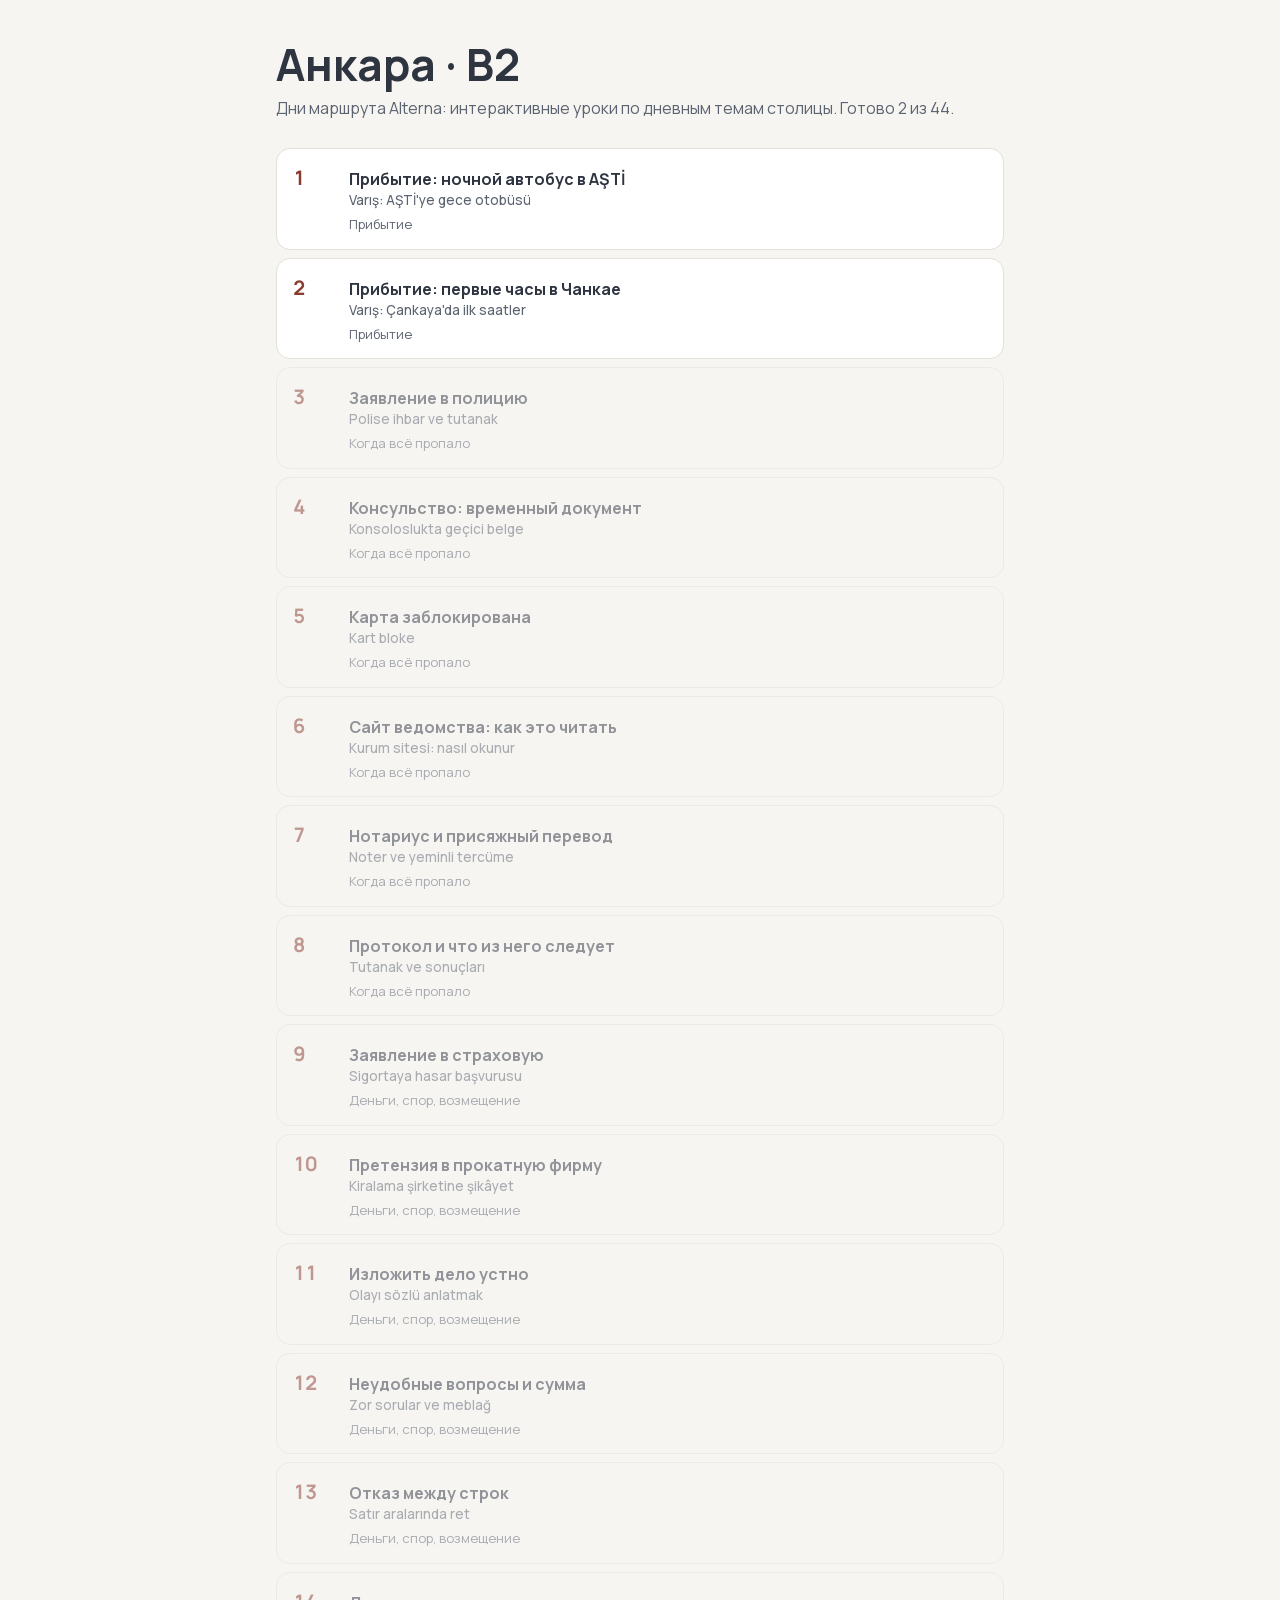
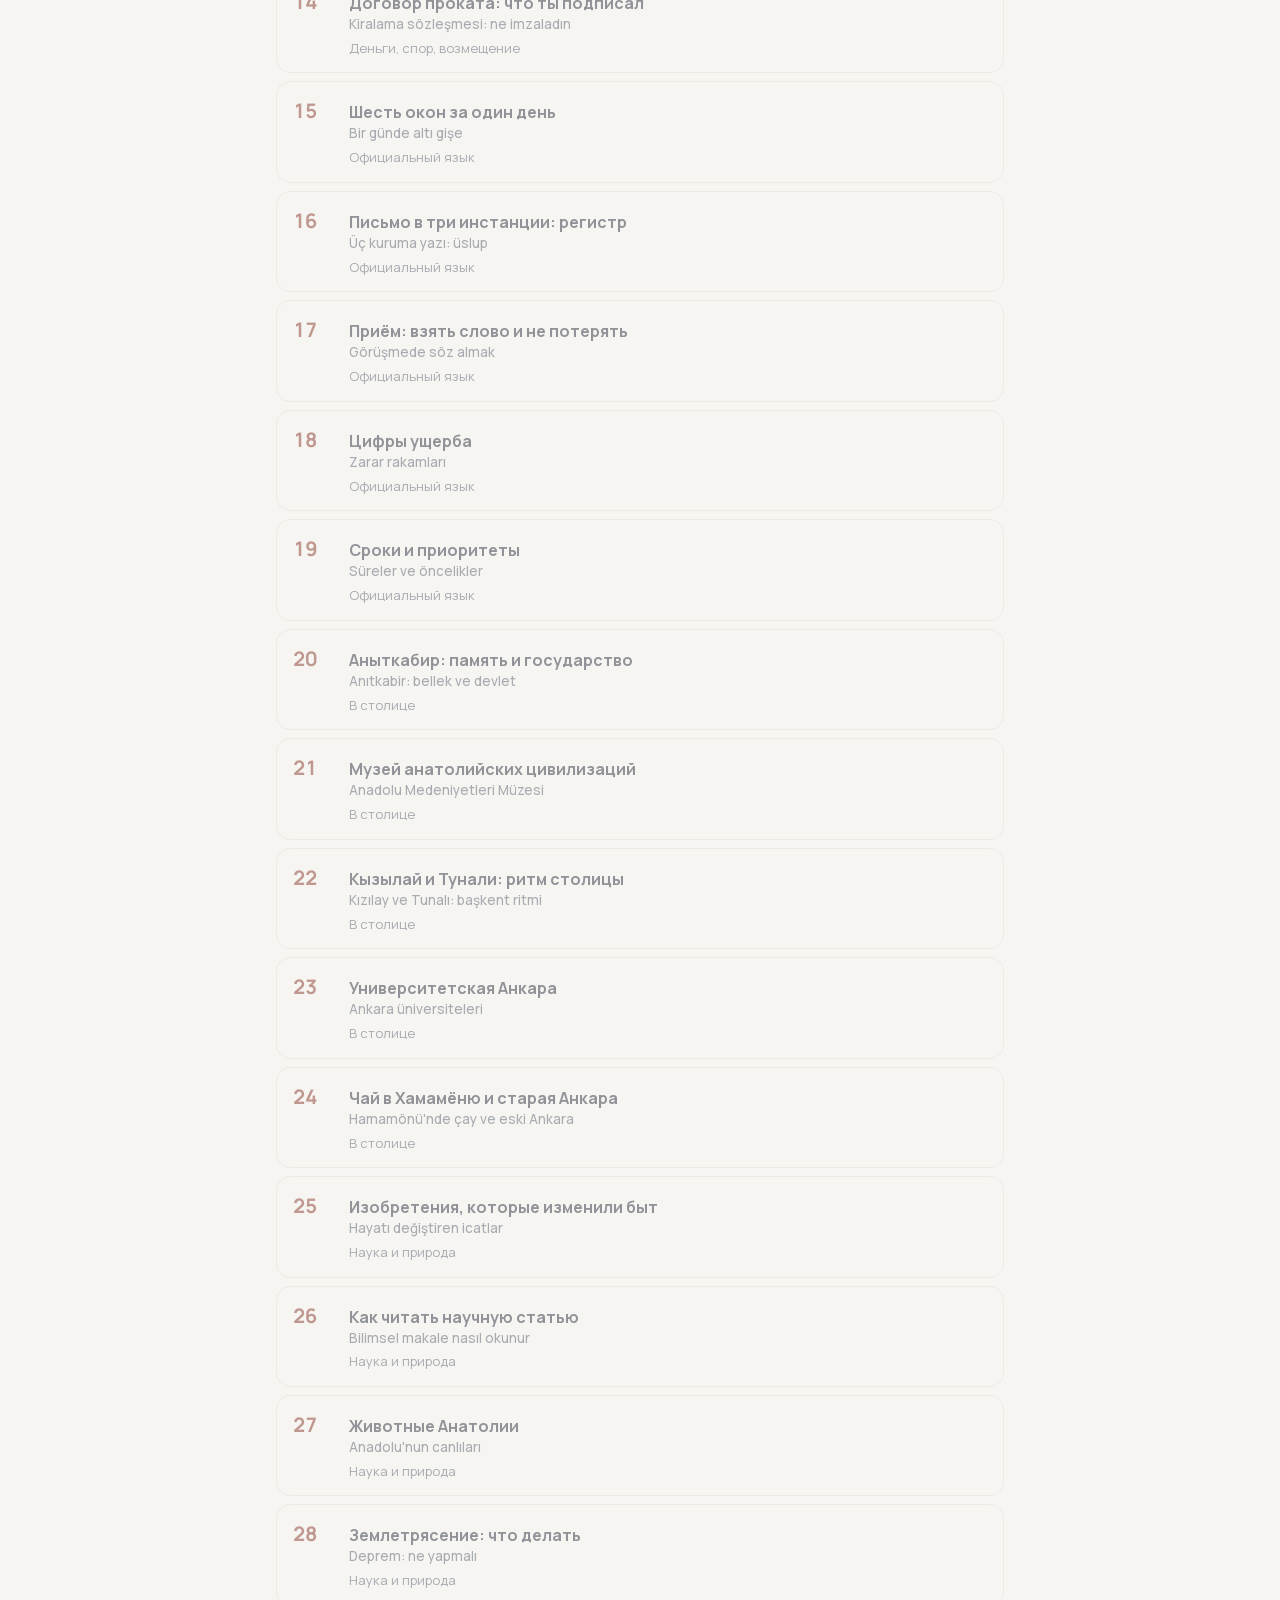
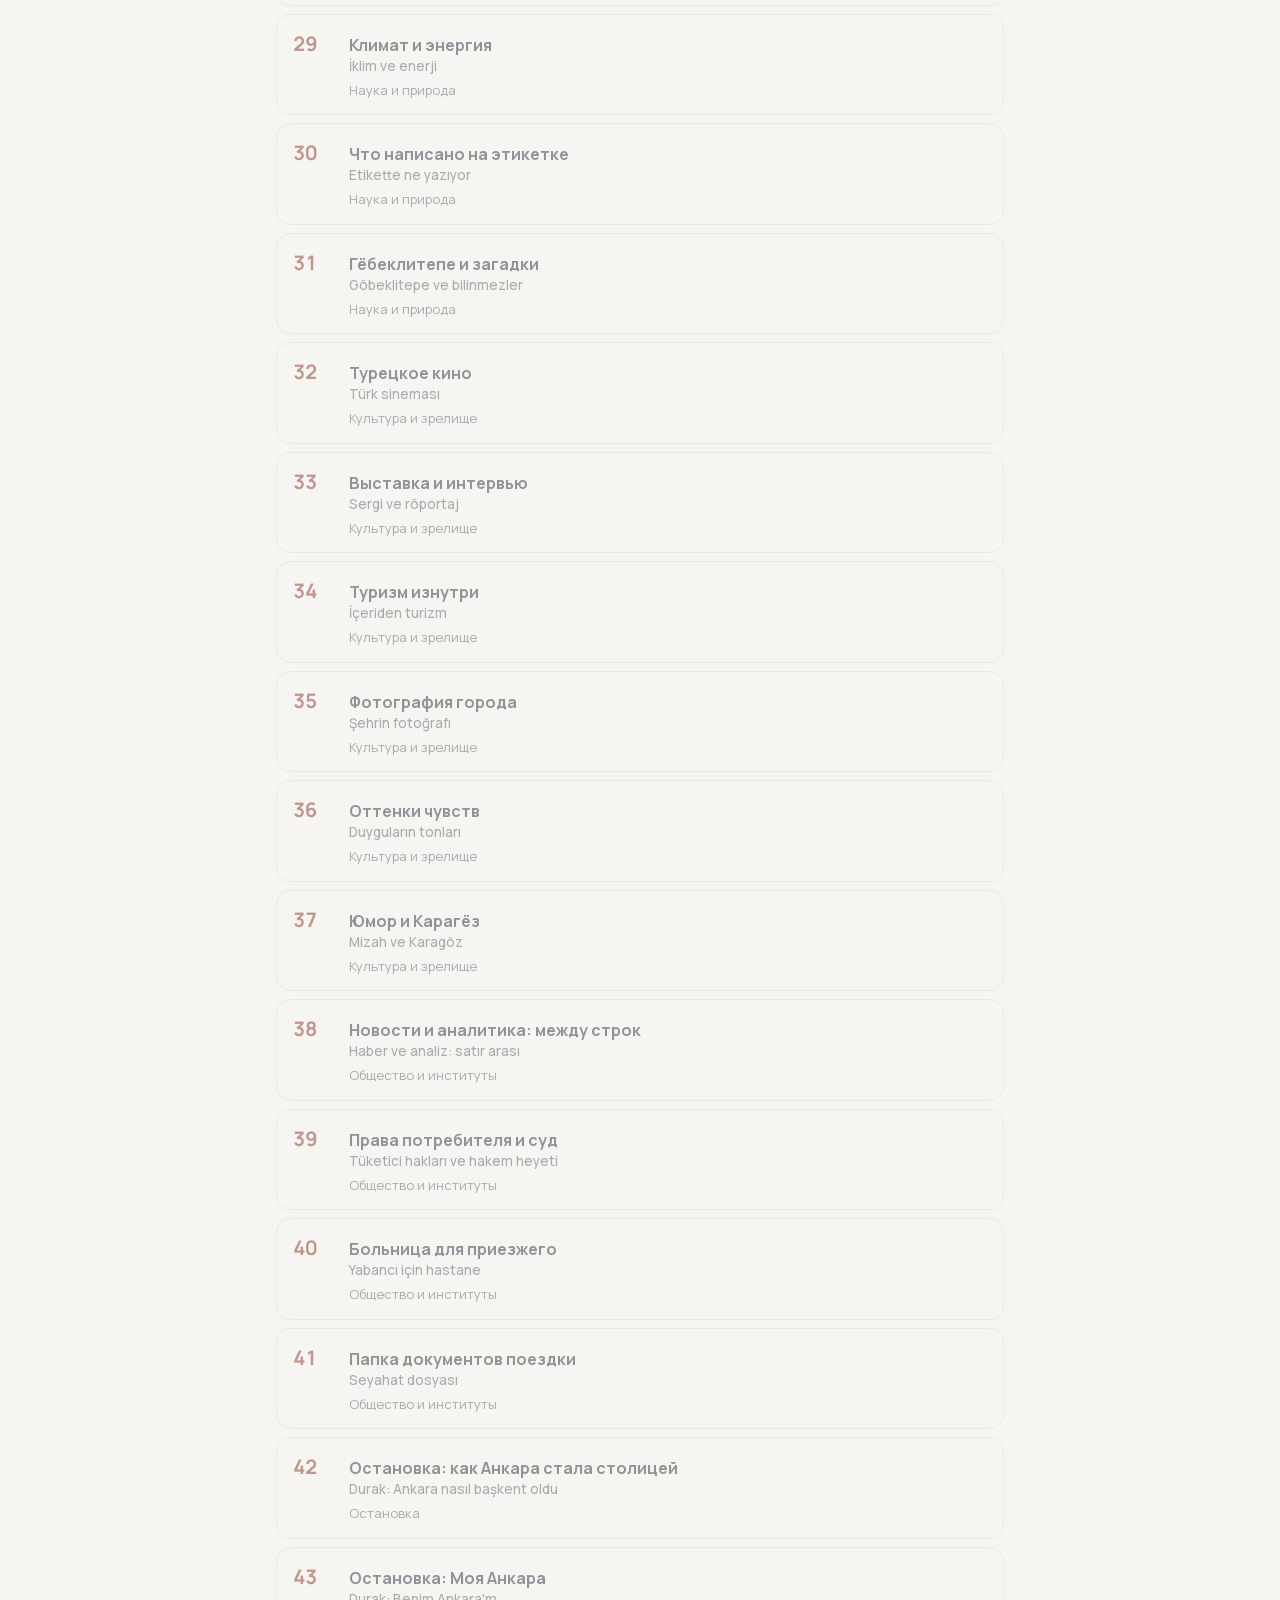
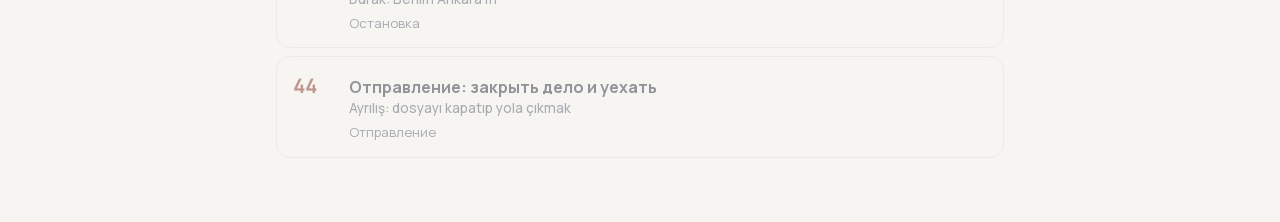
<file: index.html>
<!doctype html>
<html lang="ru">
<head>
<meta charset="utf-8">
<meta name="viewport" content="width=device-width, initial-scale=1, viewport-fit=cover">
<meta name="color-scheme" content="light">
<title>Alterna · Анкара B2 · дни маршрута</title>
<link rel="stylesheet" href="kit/v1/lexicon-fonts.css">
<style>
  :root { --bg: #f6f5f2; --surf: #fff; --ink: #2e3440; --muted: #5c6370; --line: #e3e0d9; --acc: #8a3b2f; }
  * { box-sizing: border-box; }
  body { margin: 0; background: var(--bg); color: var(--ink); font: 16px/1.5 'LX Manrope', system-ui, sans-serif; }
  .wrap { max-width: 760px; margin: 0 auto; padding: 40px max(16px, env(safe-area-inset-left)) 64px max(16px, env(safe-area-inset-right)); }
  h1 { font-size: clamp(30px, 6vw, 44px); line-height: 1.1; margin: 0 0 8px; }
  .sub { color: var(--muted); margin: 0 0 28px; }
  ol { list-style: none; margin: 0; padding: 0; display: grid; gap: 8px; }
  li > a, li > span { display: grid; grid-template-columns: 44px 1fr; gap: 4px 12px; align-items: baseline;
    padding: 14px 16px; border-radius: 14px; background: var(--surf); border: 1px solid var(--line); color: inherit; text-decoration: none; }
  li > a:hover { border-color: var(--acc); }
  li.off > span { opacity: .5; background: transparent; }
  b { font-size: 20px; color: var(--acc); font-variant-numeric: tabular-nums; }
  .t { font-weight: 700; }
  .t small { display: block; font-weight: 500; color: var(--muted); }
  .u { grid-column: 2; font-size: 13px; color: var(--muted); }
</style>
</head>
<body>
<main class="wrap">
  <h1>Анкара · B2</h1>
  <p class="sub">Дни маршрута Alterna: интерактивные уроки по дневным темам столицы. Готово 2 из 44.</p>
  <ol>
<li class="on"><a href="d.b2.01/"><b>1</b><span class="t">Прибытие: ночной автобус в AŞTİ<small lang="tr">Varış: AŞTİ'ye gece otobüsü</small></span><span class="u">Прибытие</span></a></li>
<li class="on"><a href="d.b2.02/"><b>2</b><span class="t">Прибытие: первые часы в Чанкае<small lang="tr">Varış: Çankaya'da ilk saatler</small></span><span class="u">Прибытие</span></a></li>
<li class="off"><span><b>3</b><span class="t">Заявление в полицию<small lang="tr">Polise ihbar ve tutanak</small></span><span class="u">Когда всё пропало</span></span></li>
<li class="off"><span><b>4</b><span class="t">Консульство: временный документ<small lang="tr">Konsoloslukta geçici belge</small></span><span class="u">Когда всё пропало</span></span></li>
<li class="off"><span><b>5</b><span class="t">Карта заблокирована<small lang="tr">Kart bloke</small></span><span class="u">Когда всё пропало</span></span></li>
<li class="off"><span><b>6</b><span class="t">Сайт ведомства: как это читать<small lang="tr">Kurum sitesi: nasıl okunur</small></span><span class="u">Когда всё пропало</span></span></li>
<li class="off"><span><b>7</b><span class="t">Нотариус и присяжный перевод<small lang="tr">Noter ve yeminli tercüme</small></span><span class="u">Когда всё пропало</span></span></li>
<li class="off"><span><b>8</b><span class="t">Протокол и что из него следует<small lang="tr">Tutanak ve sonuçları</small></span><span class="u">Когда всё пропало</span></span></li>
<li class="off"><span><b>9</b><span class="t">Заявление в страховую<small lang="tr">Sigortaya hasar başvurusu</small></span><span class="u">Деньги, спор, возмещение</span></span></li>
<li class="off"><span><b>10</b><span class="t">Претензия в прокатную фирму<small lang="tr">Kiralama şirketine şikâyet</small></span><span class="u">Деньги, спор, возмещение</span></span></li>
<li class="off"><span><b>11</b><span class="t">Изложить дело устно<small lang="tr">Olayı sözlü anlatmak</small></span><span class="u">Деньги, спор, возмещение</span></span></li>
<li class="off"><span><b>12</b><span class="t">Неудобные вопросы и сумма<small lang="tr">Zor sorular ve meblağ</small></span><span class="u">Деньги, спор, возмещение</span></span></li>
<li class="off"><span><b>13</b><span class="t">Отказ между строк<small lang="tr">Satır aralarında ret</small></span><span class="u">Деньги, спор, возмещение</span></span></li>
<li class="off"><span><b>14</b><span class="t">Договор проката: что ты подписал<small lang="tr">Kiralama sözleşmesi: ne imzaladın</small></span><span class="u">Деньги, спор, возмещение</span></span></li>
<li class="off"><span><b>15</b><span class="t">Шесть окон за один день<small lang="tr">Bir günde altı gişe</small></span><span class="u">Официальный язык</span></span></li>
<li class="off"><span><b>16</b><span class="t">Письмо в три инстанции: регистр<small lang="tr">Üç kuruma yazı: üslup</small></span><span class="u">Официальный язык</span></span></li>
<li class="off"><span><b>17</b><span class="t">Приём: взять слово и не потерять<small lang="tr">Görüşmede söz almak</small></span><span class="u">Официальный язык</span></span></li>
<li class="off"><span><b>18</b><span class="t">Цифры ущерба<small lang="tr">Zarar rakamları</small></span><span class="u">Официальный язык</span></span></li>
<li class="off"><span><b>19</b><span class="t">Сроки и приоритеты<small lang="tr">Süreler ve öncelikler</small></span><span class="u">Официальный язык</span></span></li>
<li class="off"><span><b>20</b><span class="t">Аныткабир: память и государство<small lang="tr">Anıtkabir: bellek ve devlet</small></span><span class="u">В столице</span></span></li>
<li class="off"><span><b>21</b><span class="t">Музей анатолийских цивилизаций<small lang="tr">Anadolu Medeniyetleri Müzesi</small></span><span class="u">В столице</span></span></li>
<li class="off"><span><b>22</b><span class="t">Кызылай и Тунали: ритм столицы<small lang="tr">Kızılay ve Tunalı: başkent ritmi</small></span><span class="u">В столице</span></span></li>
<li class="off"><span><b>23</b><span class="t">Университетская Анкара<small lang="tr">Ankara üniversiteleri</small></span><span class="u">В столице</span></span></li>
<li class="off"><span><b>24</b><span class="t">Чай в Хамамёню и старая Анкара<small lang="tr">Hamamönü'nde çay ve eski Ankara</small></span><span class="u">В столице</span></span></li>
<li class="off"><span><b>25</b><span class="t">Изобретения, которые изменили быт<small lang="tr">Hayatı değiştiren icatlar</small></span><span class="u">Наука и природа</span></span></li>
<li class="off"><span><b>26</b><span class="t">Как читать научную статью<small lang="tr">Bilimsel makale nasıl okunur</small></span><span class="u">Наука и природа</span></span></li>
<li class="off"><span><b>27</b><span class="t">Животные Анатолии<small lang="tr">Anadolu'nun canlıları</small></span><span class="u">Наука и природа</span></span></li>
<li class="off"><span><b>28</b><span class="t">Землетрясение: что делать<small lang="tr">Deprem: ne yapmalı</small></span><span class="u">Наука и природа</span></span></li>
<li class="off"><span><b>29</b><span class="t">Климат и энергия<small lang="tr">İklim ve enerji</small></span><span class="u">Наука и природа</span></span></li>
<li class="off"><span><b>30</b><span class="t">Что написано на этикетке<small lang="tr">Etikette ne yazıyor</small></span><span class="u">Наука и природа</span></span></li>
<li class="off"><span><b>31</b><span class="t">Гёбеклитепе и загадки<small lang="tr">Göbeklitepe ve bilinmezler</small></span><span class="u">Наука и природа</span></span></li>
<li class="off"><span><b>32</b><span class="t">Турецкое кино<small lang="tr">Türk sineması</small></span><span class="u">Культура и зрелище</span></span></li>
<li class="off"><span><b>33</b><span class="t">Выставка и интервью<small lang="tr">Sergi ve röportaj</small></span><span class="u">Культура и зрелище</span></span></li>
<li class="off"><span><b>34</b><span class="t">Туризм изнутри<small lang="tr">İçeriden turizm</small></span><span class="u">Культура и зрелище</span></span></li>
<li class="off"><span><b>35</b><span class="t">Фотография города<small lang="tr">Şehrin fotoğrafı</small></span><span class="u">Культура и зрелище</span></span></li>
<li class="off"><span><b>36</b><span class="t">Оттенки чувств<small lang="tr">Duyguların tonları</small></span><span class="u">Культура и зрелище</span></span></li>
<li class="off"><span><b>37</b><span class="t">Юмор и Карагёз<small lang="tr">Mizah ve Karagöz</small></span><span class="u">Культура и зрелище</span></span></li>
<li class="off"><span><b>38</b><span class="t">Новости и аналитика: между строк<small lang="tr">Haber ve analiz: satır arası</small></span><span class="u">Общество и институты</span></span></li>
<li class="off"><span><b>39</b><span class="t">Права потребителя и суд<small lang="tr">Tüketici hakları ve hakem heyeti</small></span><span class="u">Общество и институты</span></span></li>
<li class="off"><span><b>40</b><span class="t">Больница для приезжего<small lang="tr">Yabancı için hastane</small></span><span class="u">Общество и институты</span></span></li>
<li class="off"><span><b>41</b><span class="t">Папка документов поездки<small lang="tr">Seyahat dosyası</small></span><span class="u">Общество и институты</span></span></li>
<li class="off"><span><b>42</b><span class="t">Остановка: как Анкара стала столицей<small lang="tr">Durak: Ankara nasıl başkent oldu</small></span><span class="u">Остановка</span></span></li>
<li class="off"><span><b>43</b><span class="t">Остановка: Моя Анкара<small lang="tr">Durak: Benim Ankara'm</small></span><span class="u">Остановка</span></span></li>
<li class="off"><span><b>44</b><span class="t">Отправление: закрыть дело и уехать<small lang="tr">Ayrılış: dosyayı kapatıp yola çıkmak</small></span><span class="u">Отправление</span></span></li>
  </ol>
</main>
</body>
</html>
</file>
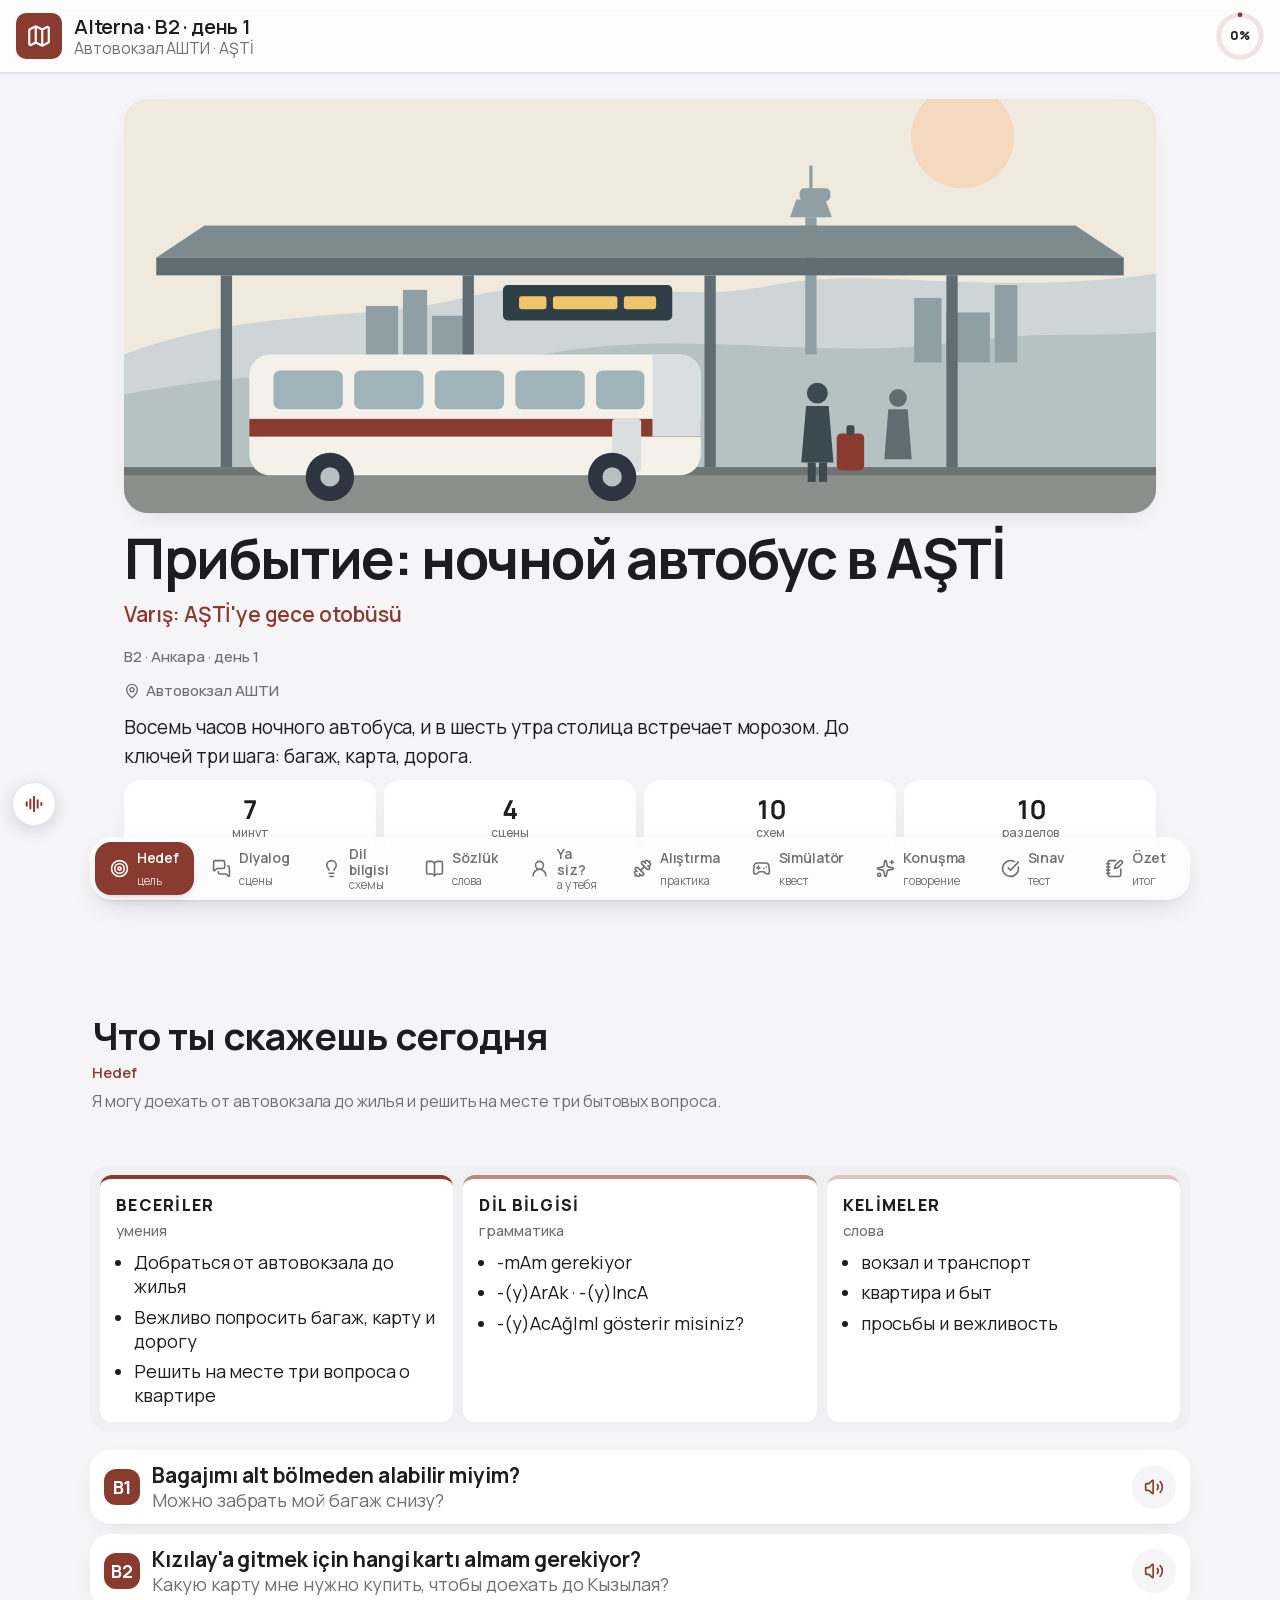
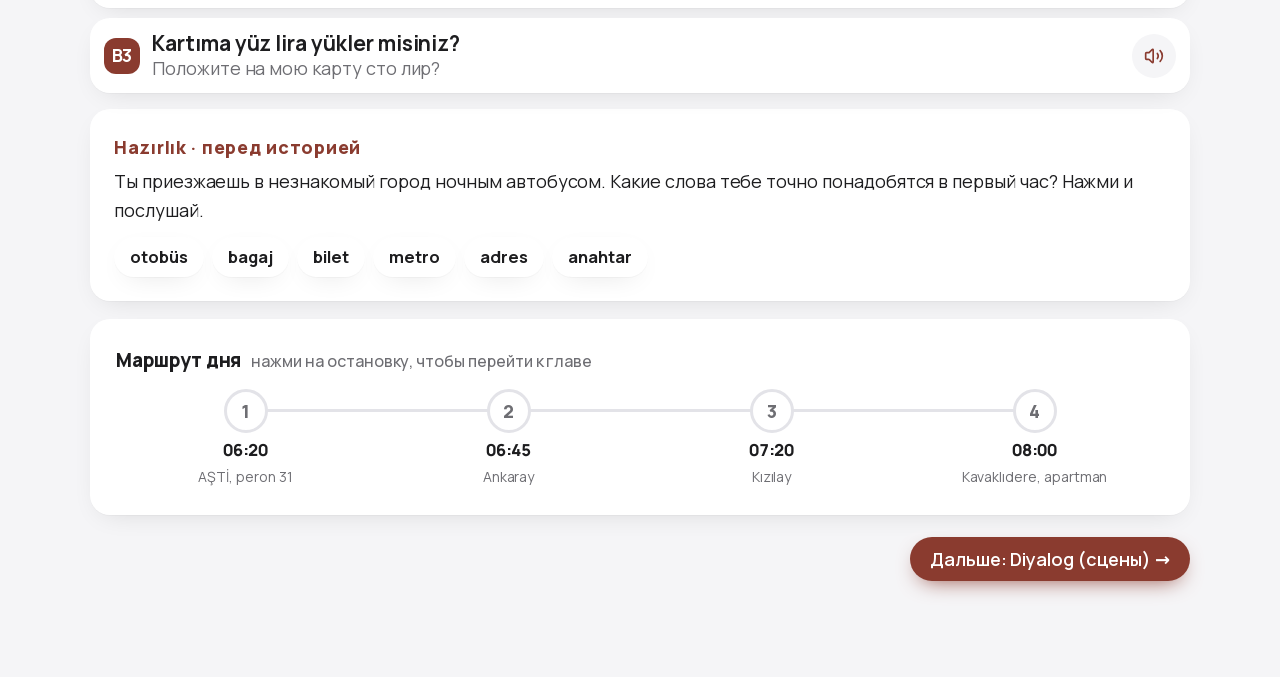
<file: d.b2.01/index.html>
<!doctype html>
<html lang="ru">
<head>
<meta charset="utf-8">
<meta name="viewport" content="width=device-width, initial-scale=1, viewport-fit=cover">
<meta name="color-scheme" content="light">
<meta name="alterna:topic" content="d.b2.01">
<meta name="alterna:version" content="1">
<meta name="alterna:lesson" content="1">
<meta name="alterna:kind" content="day">
<title>День 1. Прибытие: ночной автобус в AŞTİ</title>
<meta name="description" content="Alterna · B2 · Анкара, день 1. Восемь часов ночного автобуса, и в шесть утра столица встречает морозом. До ключей три шага: багаж, карта, дорога.">
<meta name="theme-color" content="#8a3b2f">
<meta property="og:type" content="article">
<meta property="og:title" content="День 1. Прибытие: ночной автобус в AŞTİ · Alterna B2">
<meta property="og:description" content="Я могу организовать прибытие и первое размещение готовыми фразами.">
<meta property="og:image" content="media/og.png">
<link rel="icon" href="data:image/svg+xml,%3Csvg%20xmlns%3D%22http%3A%2F%2Fwww.w3.org%2F2000%2Fsvg%22%20viewBox%3D%220%200%2064%2064%22%3E%3Crect%20width%3D%2264%22%20height%3D%2264%22%20rx%3D%2214%22%20fill%3D%22%238a3b2f%22%2F%3E%3Cpath%20d%3D%22M20%2048%2032%2014l12%2034M24.5%2036h15%22%20fill%3D%22none%22%20stroke%3D%22%23fff%22%20stroke-width%3D%226%22%20stroke-linecap%3D%22round%22%20stroke-linejoin%3D%22round%22%2F%3E%3C%2Fsvg%3E">
<link rel="stylesheet" href="../kit/v1/kit.css">
<link rel="stylesheet" href="../kit/v1/lexicon.css">
<link rel="stylesheet" href="../kit/v1/day.css">
<link rel="stylesheet" href="../kit/v1/lexicon-fonts.css">
<link rel="stylesheet" href="media/design.css">
</head>
<body class="lx dy" data-city="ankara" data-lessons="1" data-read="hedef diyalog dilbilgisi sozluk yasiz konusma cheat" data-design="b2-asti">
<!-- Собрано tools/build.mjs из src/days/d.b2.01.json в вкладочном формате дней платформы (как d.a1.NN). Руками не править. -->
<header class="lx-app">
  <span class="lx-app__logo"><span class="lx-app__ico"><svg aria-hidden="true" xmlns="http://www.w3.org/2000/svg" viewBox="0 0 24 24" fill="none" stroke="currentColor" stroke-width="2" stroke-linecap="round" stroke-linejoin="round" > <path d="M14.106 5.553a2 2 0 0 0 1.788 0l3.659-1.83A1 1 0 0 1 21 4.619v12.764a1 1 0 0 1-.553.894l-4.553 2.277a2 2 0 0 1-1.788 0l-4.212-2.106a2 2 0 0 0-1.788 0l-3.659 1.83A1 1 0 0 1 3 19.381V6.618a1 1 0 0 1 .553-.894l4.553-2.277a2 2 0 0 1 1.788 0z" /> <path d="M15 5.764v15" /> <path d="M9 3.236v15" /> </svg></span></span>
  <div class="lx-app__t"><b>Alterna · B2 · день 1</b><small>Автовокзал АШТИ · <span lang="tr">AŞTİ</span></small></div>
  
  <div class="lx-app__prog" title="Пройдено разделов урока"><svg class="lx-ring lx-app__ring" viewBox="0 0 36 36" aria-hidden="true"><circle class="lx-ring__bg" cx="18" cy="18" r="15.9155"/><circle class="lx-ring__fg" cx="18" cy="18" r="15.9155" pathLength="100" stroke-dasharray="0 100"/><text x="18" y="21" text-anchor="middle">0%</text></svg></div>
</header>
<main>
  <section data-section="intro" data-words="23" class="lx-hero">
      <div class="lx-scene" aria-hidden="true" data-ui><svg viewBox="0 0 1280 720" preserveAspectRatio="xMidYMid slice" width="100%" height="100%" focusable="false" xmlns="http://www.w3.org/2000/svg">
  <rect width="1280" height="720" fill="#efe9de"/>
  <circle class="an-sun" cx="1040" cy="150" r="64" fill="#f4d9bf"/>
  <path d="M0 420 C160 360 300 380 420 350 C560 315 680 360 800 335 C930 308 1060 350 1280 320 V720 H0Z" fill="#cdd5d6"/>
  <path d="M0 470 C200 430 360 452 520 420 C700 386 860 430 1040 404 C1140 390 1220 400 1280 392 V720 H0Z" fill="#b5c1c3"/>
  <g fill="#8f9fa3">
    <rect x="845" y="250" width="14" height="170"/>
    <path d="M826 250 h52 l-8 -22 h-36z"/>
    <rect x="838" y="214" width="38" height="16" rx="6"/>
    <rect x="850" y="186" width="4" height="30"/>
    <rect x="300" y="360" width="40" height="70"/><rect x="346" y="340" width="30" height="90"/>
    <rect x="382" y="372" width="46" height="58"/><rect x="980" y="350" width="34" height="80"/>
    <rect x="1020" y="368" width="54" height="62"/><rect x="1080" y="334" width="28" height="96"/>
  </g>
  <rect x="0" y="560" width="1280" height="160" fill="#8a8f8c"/>
  <rect x="0" y="560" width="1280" height="10" fill="#6f7471"/>
  <g fill="#e8e2d6">
    <rect x="80" y="630" width="120" height="8"/><rect x="300" y="630" width="120" height="8"/>
    <rect x="520" y="630" width="120" height="8"/><rect x="740" y="630" width="120" height="8"/>
    <rect x="960" y="630" width="120" height="8"/><rect x="1180" y="630" width="120" height="8"/>
  </g>
  <path d="M40 300 H1240 L1180 260 H100Z" fill="#7d8b8f"/>
  <rect x="40" y="300" width="1200" height="22" fill="#5f6d72"/>
  <g fill="#5f6d72">
    <rect x="120" y="322" width="14" height="238"/><rect x="420" y="322" width="14" height="238"/>
    <rect x="720" y="322" width="14" height="238"/><rect x="1020" y="322" width="14" height="238"/>
  </g>
  <rect x="470" y="334" width="210" height="44" rx="6" fill="#2e3f45"/>
  <g fill="#f2c46b"><rect x="490" y="348" width="34" height="16" rx="3"/><rect x="532" y="348" width="80" height="16" rx="3"/><rect x="620" y="348" width="40" height="16" rx="3"/></g>
  <g class="an-drive">
    <rect x="160" y="420" width="560" height="150" rx="26" fill="#f4f1ea"/>
    <rect x="160" y="500" width="560" height="22" fill="#8a3b2f"/>
    <path d="M660 420 h34 a26 26 0 0 1 26 26 v76 h-60z" fill="#d9dfe0"/>
    <g fill="#9fb3bb"><rect x="190" y="440" width="86" height="48" rx="8"/><rect x="290" y="440" width="86" height="48" rx="8"/><rect x="390" y="440" width="86" height="48" rx="8"/><rect x="490" y="440" width="86" height="48" rx="8"/><rect x="590" y="440" width="60" height="48" rx="8"/></g>
    <rect x="610" y="500" width="36" height="66" rx="4" fill="#d9dfe0"/>
    <circle cx="260" cy="572" r="30" fill="#2e3440"/><circle cx="260" cy="572" r="12" fill="#b5c1c3"/>
    <circle cx="610" cy="572" r="30" fill="#2e3440"/><circle cx="610" cy="572" r="12" fill="#b5c1c3"/>
  </g>
  <g fill="#3a4a50" class="an-pop">
    <circle cx="860" cy="470" r="13"/><path d="M846 486 h28 l6 70 h-40z"/><rect x="848" y="556" width="10" height="24"/><rect x="862" y="556" width="10" height="24"/>
    <rect x="884" y="520" width="34" height="46" rx="6" fill="#8a3b2f"/><rect x="896" y="510" width="10" height="12" rx="3"/>
    <circle cx="960" cy="476" r="11" fill="#5f6d72"/><path d="M948 490 h24 l5 62 h-34z" fill="#5f6d72"/>
  </g>
</svg></div>
      <p class="lx-tag">B2 · Анкара · день 1</p>
      <h1>Прибытие: ночной автобус в AŞTİ</h1>
      <p class="lx-hero__tr" lang="tr">Varış: AŞTİ'ye gece otobüsü</p>
      <p class="lx-hero__meta"><span class="lx-hero__pin"><svg aria-hidden="true" xmlns="http://www.w3.org/2000/svg" viewBox="0 0 24 24" fill="none" stroke="currentColor" stroke-width="2" stroke-linecap="round" stroke-linejoin="round" > <path d="M20 10c0 4.993-5.539 10.193-7.399 11.799a1 1 0 0 1-1.202 0C9.539 20.193 4 14.993 4 10a8 8 0 0 1 16 0" /> <circle cx="12" cy="10" r="3" /> </svg></span><span>Автовокзал АШТИ</span></p>
      <p class="lx-hero__intro">Восемь часов ночного автобуса, и в шесть утра столица встречает морозом. До ключей три шага: багаж, карта, дорога.</p>
      <ul class="lx-stats" data-ui>
        <li><b>7</b><span>минут</span></li><li><b>4</b><span>сцены</span></li><li><b>10</b><span>схем</span></li><li><b>10</b><span>разделов</span></li>
      </ul>
  </section>

  <nav class="lx-tabs" data-scrollbar role="tablist" aria-label="Разделы урока">
    <button type="button" class="lx-tab" role="tab" id="t-hedef" aria-controls="p-hedef" aria-selected="true" tabindex="0" data-tab="hedef"><span class="lx-tab__ico"><svg aria-hidden="true" xmlns="http://www.w3.org/2000/svg" viewBox="0 0 24 24" fill="none" stroke="currentColor" stroke-width="2" stroke-linecap="round" stroke-linejoin="round" > <circle cx="12" cy="12" r="10" /> <circle cx="12" cy="12" r="6" /> <circle cx="12" cy="12" r="2" /> </svg></span><b lang="tr">Hedef</b><small>цель</small><span class="lx-tab__ok" aria-hidden="true"></span></button>
    <button type="button" class="lx-tab" role="tab" id="t-diyalog" aria-controls="p-diyalog" aria-selected="false" tabindex="-1" data-tab="diyalog"><span class="lx-tab__ico"><svg aria-hidden="true" xmlns="http://www.w3.org/2000/svg" viewBox="0 0 24 24" fill="none" stroke="currentColor" stroke-width="2" stroke-linecap="round" stroke-linejoin="round" > <path d="M16 10a2 2 0 0 1-2 2H6.828a2 2 0 0 0-1.414.586l-2.202 2.202A.71.71 0 0 1 2 14.286V4a2 2 0 0 1 2-2h10a2 2 0 0 1 2 2z" /> <path d="M20 9a2 2 0 0 1 2 2v10.286a.71.71 0 0 1-1.212.502l-2.202-2.202A2 2 0 0 0 17.172 19H10a2 2 0 0 1-2-2v-1" /> </svg></span><b lang="tr">Diyalog</b><small>сцены</small><span class="lx-tab__ok" aria-hidden="true"></span></button>
    <button type="button" class="lx-tab" role="tab" id="t-dilbilgisi" aria-controls="p-dilbilgisi" aria-selected="false" tabindex="-1" data-tab="dilbilgisi"><span class="lx-tab__ico"><svg aria-hidden="true" xmlns="http://www.w3.org/2000/svg" viewBox="0 0 24 24" fill="none" stroke="currentColor" stroke-width="2" stroke-linecap="round" stroke-linejoin="round" > <path d="M15 14c.2-1 .7-1.7 1.5-2.5 1-.9 1.5-2.2 1.5-3.5A6 6 0 0 0 6 8c0 1 .2 2.2 1.5 3.5.7.7 1.3 1.5 1.5 2.5" /> <path d="M9 18h6" /> <path d="M10 22h4" /> </svg></span><b lang="tr">Dil bilgisi</b><small>схемы</small><span class="lx-tab__ok" aria-hidden="true"></span></button>
    <button type="button" class="lx-tab" role="tab" id="t-sozluk" aria-controls="p-sozluk" aria-selected="false" tabindex="-1" data-tab="sozluk"><span class="lx-tab__ico"><svg aria-hidden="true" xmlns="http://www.w3.org/2000/svg" viewBox="0 0 24 24" fill="none" stroke="currentColor" stroke-width="2" stroke-linecap="round" stroke-linejoin="round" > <path d="M12 5v16" /> <path d="M20.001 19A2 2 0 0022 17V5a2 2 0 00-1.999-2L16 3.002A5 5 0 0012 5a5 5 0 00-4-2H4a2 2 0 00-2 2v12a2 2 0 001.999 2H8a5 5 0 014 2 5 5 0 014-2z" /> </svg></span><b lang="tr">Sözlük</b><small>слова</small><span class="lx-tab__ok" aria-hidden="true"></span></button>
    <button type="button" class="lx-tab" role="tab" id="t-yasiz" aria-controls="p-yasiz" aria-selected="false" tabindex="-1" data-tab="yasiz"><span class="lx-tab__ico"><svg aria-hidden="true" xmlns="http://www.w3.org/2000/svg" viewBox="0 0 24 24" fill="none" stroke="currentColor" stroke-width="2" stroke-linecap="round" stroke-linejoin="round" > <circle cx="12" cy="8" r="5" /> <path d="M20 21a8 8 0 0 0-16 0" /> </svg></span><b lang="tr">Ya siz?</b><small>а у тебя</small><span class="lx-tab__ok" aria-hidden="true"></span></button>
    <button type="button" class="lx-tab" role="tab" id="t-practice" aria-controls="p-practice" aria-selected="false" tabindex="-1" data-tab="practice"><span class="lx-tab__ico"><svg aria-hidden="true" xmlns="http://www.w3.org/2000/svg" viewBox="0 0 24 24" fill="none" stroke="currentColor" stroke-width="2" stroke-linecap="round" stroke-linejoin="round" > <path d="M17.596 12.768a2 2 0 1 0 2.829-2.829l-1.768-1.767a2 2 0 0 0 2.828-2.829l-2.828-2.828a2 2 0 0 0-2.829 2.828l-1.767-1.768a2 2 0 1 0-2.829 2.829z" /> <path d="m2.5 21.5 1.4-1.4" /> <path d="m20.1 3.9 1.4-1.4" /> <path d="M5.343 21.485a2 2 0 1 0 2.829-2.828l1.767 1.768a2 2 0 1 0 2.829-2.829l-6.364-6.364a2 2 0 1 0-2.829 2.829l1.768 1.767a2 2 0 0 0-2.828 2.829z" /> <path d="m9.6 14.4 4.8-4.8" /> </svg></span><b lang="tr">Alıştırma</b><small>практика</small><span class="lx-tab__ok" aria-hidden="true"></span></button>
    <button type="button" class="lx-tab" role="tab" id="t-simulator" aria-controls="p-simulator" aria-selected="false" tabindex="-1" data-tab="simulator"><span class="lx-tab__ico"><svg aria-hidden="true" xmlns="http://www.w3.org/2000/svg" viewBox="0 0 24 24" fill="none" stroke="currentColor" stroke-width="2" stroke-linecap="round" stroke-linejoin="round" > <line x1="6" x2="10" y1="11" y2="11" /> <line x1="8" x2="8" y1="9" y2="13" /> <line x1="15" x2="15.01" y1="12" y2="12" /> <line x1="18" x2="18.01" y1="10" y2="10" /> <path d="M17.32 5H6.68a4 4 0 0 0-3.978 3.59c-.006.052-.01.101-.017.152C2.604 9.416 2 14.456 2 16a3 3 0 0 0 3 3c1 0 1.5-.5 2-1l1.414-1.414A2 2 0 0 1 9.828 16h4.344a2 2 0 0 1 1.414.586L17 18c.5.5 1 1 2 1a3 3 0 0 0 3-3c0-1.545-.604-6.584-.685-7.258-.007-.05-.011-.1-.017-.151A4 4 0 0 0 17.32 5z" /> </svg></span><b lang="tr">Simülatör</b><small>квест</small><span class="lx-tab__ok" aria-hidden="true"></span></button>
    <button type="button" class="lx-tab" role="tab" id="t-konusma" aria-controls="p-konusma" aria-selected="false" tabindex="-1" data-tab="konusma"><span class="lx-tab__ico"><svg aria-hidden="true" xmlns="http://www.w3.org/2000/svg" viewBox="0 0 24 24" fill="none" stroke="currentColor" stroke-width="2" stroke-linecap="round" stroke-linejoin="round" > <path d="M11.017 2.814a1 1 0 0 1 1.966 0l1.051 5.558a2 2 0 0 0 1.594 1.594l5.558 1.051a1 1 0 0 1 0 1.966l-5.558 1.051a2 2 0 0 0-1.594 1.594l-1.051 5.558a1 1 0 0 1-1.966 0l-1.051-5.558a2 2 0 0 0-1.594-1.594l-5.558-1.051a1 1 0 0 1 0-1.966l5.558-1.051a2 2 0 0 0 1.594-1.594z" /> <path d="M20 2v4" /> <path d="M22 4h-4" /> <circle cx="4" cy="20" r="2" /> </svg></span><b lang="tr">Konuşma</b><small>говорение</small><span class="lx-tab__ok" aria-hidden="true"></span></button>
    <button type="button" class="lx-tab" role="tab" id="t-check" aria-controls="p-check" aria-selected="false" tabindex="-1" data-tab="check"><span class="lx-tab__ico"><svg aria-hidden="true" xmlns="http://www.w3.org/2000/svg" viewBox="0 0 24 24" fill="none" stroke="currentColor" stroke-width="2" stroke-linecap="round" stroke-linejoin="round" > <path d="M21.801 10A10 10 0 1 1 17 3.335" /> <path d="m9 11 3 3L22 4" /> </svg></span><b lang="tr">Sınav</b><small>тест</small><span class="lx-tab__ok" aria-hidden="true"></span></button>
    <button type="button" class="lx-tab" role="tab" id="t-cheat" aria-controls="p-cheat" aria-selected="false" tabindex="-1" data-tab="cheat"><span class="lx-tab__ico"><svg aria-hidden="true" xmlns="http://www.w3.org/2000/svg" viewBox="0 0 24 24" fill="none" stroke="currentColor" stroke-width="2" stroke-linecap="round" stroke-linejoin="round" > <path d="M13.4 2H6a2 2 0 0 0-2 2v16a2 2 0 0 0 2 2h12a2 2 0 0 0 2-2v-7.4" /> <path d="M2 6h4" /> <path d="M2 10h4" /> <path d="M2 14h4" /> <path d="M2 18h4" /> <path d="M21.378 5.626a1 1 0 1 0-3.004-3.004l-5.01 5.012a2 2 0 0 0-.506.854l-.837 2.87a.5.5 0 0 0 .62.62l2.87-.837a2 2 0 0 0 .854-.506z" /> </svg></span><b lang="tr">Özet</b><small>итог</small><span class="lx-tab__ok" aria-hidden="true"></span></button>
    <span class="lx-tabs__line" aria-hidden="true"></span>
  </nav>

  <section data-section="hedef" data-words="134" id="p-hedef" class="lx-panel" role="tabpanel" aria-labelledby="t-hedef">
      <div class="lx-ph">
        <p class="lx-kicker"><span class="lx-kicker__ico"><svg aria-hidden="true" xmlns="http://www.w3.org/2000/svg" viewBox="0 0 24 24" fill="none" stroke="currentColor" stroke-width="2" stroke-linecap="round" stroke-linejoin="round" > <circle cx="12" cy="12" r="10" /> <circle cx="12" cy="12" r="6" /> <circle cx="12" cy="12" r="2" /> </svg></span><span lang="tr">Hedef</span></p>
        <h2>Что ты скажешь сегодня</h2>
        <p class="lx-hint">Я могу доехать от автовокзала до жилья и решить на месте три бытовых вопроса.</p>
      </div>
      <div class="vz vz-open"><div class="vz-open__c" style="--i:0"><p class="vz-open__h"><span lang="tr">BECERİLER</span><small>умения</small></p><ul><li>Добраться от автовокзала до жилья</li><li>Вежливо попросить багаж, карту и дорогу</li><li>Решить на месте три вопроса о квартире</li></ul></div><div class="vz-open__c" style="--i:1"><p class="vz-open__h"><span lang="tr">DİL BİLGİSİ</span><small>грамматика</small></p><ul><li>-mAm gerekiyor</li><li>-(y)ArAk · -(y)IncA</li><li>-(y)AcAğImI gösterir misiniz?</li></ul></div><div class="vz-open__c" style="--i:2"><p class="vz-open__h"><span lang="tr">KELİMELER</span><small>слова</small></p><ul><li>вокзал и транспорт</li><li>квартира и быт</li><li>просьбы и вежливость</li></ul></div></div>
      <ol class="dy-goal">
        <li class="dy-goal__i" style="--i:0"><span class="dy-goal__n" data-ui>B1</span><span class="dy-goal__w"><b lang="tr" data-say="Bagajımı alt bölmeden alabilir miyim?">Bagajımı alt bölmeden alabilir miyim?</b><span>Можно забрать мой багаж снизу?</span></span><button type="button" class="lx-say" data-say="Bagajımı alt bölmeden alabilir miyim?" aria-label="Послушать" data-ui><span class="lx-say__ico"><svg aria-hidden="true" xmlns="http://www.w3.org/2000/svg" viewBox="0 0 24 24" fill="none" stroke="currentColor" stroke-width="2" stroke-linecap="round" stroke-linejoin="round" > <path d="M11 4.702a.705.705 0 0 0-1.203-.498L6.413 7.587A1.4 1.4 0 0 1 5.416 8H3a1 1 0 0 0-1 1v6a1 1 0 0 0 1 1h2.416a1.4 1.4 0 0 1 .997.413l3.383 3.384A.705.705 0 0 0 11 19.298z" /> <path d="M16 9a5 5 0 0 1 0 6" /> <path d="M19.364 18.364a9 9 0 0 0 0-12.728" /> </svg></span></button></li>
        <li class="dy-goal__i" style="--i:1"><span class="dy-goal__n" data-ui>B2</span><span class="dy-goal__w"><b lang="tr" data-say="Kızılay'a gitmek için hangi kartı almam gerekiyor?">Kızılay'a gitmek için hangi kartı almam gerekiyor?</b><span>Какую карту мне нужно купить, чтобы доехать до Кызылая?</span></span><button type="button" class="lx-say" data-say="Kızılay'a gitmek için hangi kartı almam gerekiyor?" aria-label="Послушать" data-ui><span class="lx-say__ico"><svg aria-hidden="true" xmlns="http://www.w3.org/2000/svg" viewBox="0 0 24 24" fill="none" stroke="currentColor" stroke-width="2" stroke-linecap="round" stroke-linejoin="round" > <path d="M11 4.702a.705.705 0 0 0-1.203-.498L6.413 7.587A1.4 1.4 0 0 1 5.416 8H3a1 1 0 0 0-1 1v6a1 1 0 0 0 1 1h2.416a1.4 1.4 0 0 1 .997.413l3.383 3.384A.705.705 0 0 0 11 19.298z" /> <path d="M16 9a5 5 0 0 1 0 6" /> <path d="M19.364 18.364a9 9 0 0 0 0-12.728" /> </svg></span></button></li>
        <li class="dy-goal__i" style="--i:2"><span class="dy-goal__n" data-ui>B3</span><span class="dy-goal__w"><b lang="tr" data-say="Kartıma yüz lira yükler misiniz?">Kartıma yüz lira yükler misiniz?</b><span>Положите на мою карту сто лир?</span></span><button type="button" class="lx-say" data-say="Kartıma yüz lira yükler misiniz?" aria-label="Послушать" data-ui><span class="lx-say__ico"><svg aria-hidden="true" xmlns="http://www.w3.org/2000/svg" viewBox="0 0 24 24" fill="none" stroke="currentColor" stroke-width="2" stroke-linecap="round" stroke-linejoin="round" > <path d="M11 4.702a.705.705 0 0 0-1.203-.498L6.413 7.587A1.4 1.4 0 0 1 5.416 8H3a1 1 0 0 0-1 1v6a1 1 0 0 0 1 1h2.416a1.4 1.4 0 0 1 .997.413l3.383 3.384A.705.705 0 0 0 11 19.298z" /> <path d="M16 9a5 5 0 0 1 0 6" /> <path d="M19.364 18.364a9 9 0 0 0 0-12.728" /> </svg></span></button></li>
      </ol>
      <div class="dy-prep">
        <p class="dy-prep__h"><span lang="tr">Hazırlık</span> · перед историей</p>
        <p>Ты приезжаешь в незнакомый город ночным автобусом. Какие слова тебе точно понадобятся в первый час? Нажми и послушай.</p>
        <p class="dy-prep__w" data-ui><button type="button" class="lx-chip lx-chip--tr dy-prep__chip" lang="tr" data-say="otobüs">otobüs</button><button type="button" class="lx-chip lx-chip--tr dy-prep__chip" lang="tr" data-say="bagaj">bagaj</button><button type="button" class="lx-chip lx-chip--tr dy-prep__chip" lang="tr" data-say="bilet">bilet</button><button type="button" class="lx-chip lx-chip--tr dy-prep__chip" lang="tr" data-say="metro">metro</button><button type="button" class="lx-chip lx-chip--tr dy-prep__chip" lang="tr" data-say="adres">adres</button><button type="button" class="lx-chip lx-chip--tr dy-prep__chip" lang="tr" data-say="anahtar">anahtar</button></p>
      </div>
      <nav class="vz vz-route" aria-label="Маршрут дня">
        <p class="vz__h">Маршрут дня <span>нажми на остановку, чтобы перейти к главе</span></p>
        <div class="vz-route__wrap" style="--n:4"><ol class="vz-route__l"><li class="vz-route__i" style="--i:0"><a class="vz-route__s" href="#ch-1" data-route="ch-1"><span class="vz-route__n">1</span><span class="vz-route__t">06:20</span><span class="vz-route__p" lang="tr">AŞTİ, peron 31</span></a></li><li class="vz-route__i" style="--i:1"><a class="vz-route__s" href="#ch-2" data-route="ch-2"><span class="vz-route__n">2</span><span class="vz-route__t">06:45</span><span class="vz-route__p" lang="tr">Ankaray</span></a></li><li class="vz-route__i" style="--i:2"><a class="vz-route__s" href="#ch-3" data-route="ch-3"><span class="vz-route__n">3</span><span class="vz-route__t">07:20</span><span class="vz-route__p" lang="tr">Kızılay</span></a></li><li class="vz-route__i" style="--i:3"><a class="vz-route__s" href="#ch-4" data-route="ch-4"><span class="vz-route__n">4</span><span class="vz-route__t">08:00</span><span class="vz-route__p" lang="tr">Kavaklıdere, apartman</span></a></li></ol><span class="vz-route__bar" aria-hidden="true"></span></div>
      </nav>

      <div class="lx-foot" data-ui><button type="button" class="lx-btn lx-foot__next" data-tab-go="diyalog">Дальше: Diyalog (сцены)</button></div>
  </section>

  <section data-section="diyalog" data-words="561" id="p-diyalog" class="lx-panel" role="tabpanel" aria-labelledby="t-diyalog">
      <div class="lx-ph">
        <p class="lx-kicker"><span class="lx-kicker__ico"><svg aria-hidden="true" xmlns="http://www.w3.org/2000/svg" viewBox="0 0 24 24" fill="none" stroke="currentColor" stroke-width="2" stroke-linecap="round" stroke-linejoin="round" > <path d="M16 10a2 2 0 0 1-2 2H6.828a2 2 0 0 0-1.414.586l-2.202 2.202A.71.71 0 0 1 2 14.286V4a2 2 0 0 1 2-2h10a2 2 0 0 1 2 2z" /> <path d="M20 9a2 2 0 0 1 2 2v10.286a.71.71 0 0 1-1.212.502l-2.202-2.202A2 2 0 0 0 17.172 19H10a2 2 0 0 1-2-2v-1" /> </svg></span><span lang="tr">Diyalog</span></p>
        <h2>Сцены дня</h2>
        <p class="lx-hint">Реплики появляются по одной. Нажми на турецкую фразу, чтобы услышать её.</p>
      </div>
      <div class="vz-scenes" role="group" aria-label="Сцены дня" data-ui><button type="button" class="vz-scenes__b" data-dlg="0" aria-pressed="true"><b>1</b><span>06:20</span></button><button type="button" class="vz-scenes__b" data-dlg="1" aria-pressed="false"><b>2</b><span>06:45</span></button><button type="button" class="vz-scenes__b" data-dlg="2" aria-pressed="false"><b>3</b><span>07:20</span></button><button type="button" class="vz-scenes__b" data-dlg="3" aria-pressed="false"><b>4</b><span>08:00</span></button></div>
      <div class="lx-dlg is-on" data-dlg-box="0" id="ch-1">
        <div class="lx-dlg__head"><h3>Холод, который не обещали</h3><span class="lx-badge">06:20</span></div>
        <p class="lx-place"><span class="lx-ico"><svg aria-hidden="true" xmlns="http://www.w3.org/2000/svg" viewBox="0 0 24 24" fill="none" stroke="currentColor" stroke-width="2" stroke-linecap="round" stroke-linejoin="round" > <path d="M20 10c0 4.993-5.539 10.193-7.399 11.799a1 1 0 0 1-1.202 0C9.539 20.193 4 14.993 4 10a8 8 0 0 1 16 0" /> <circle cx="12" cy="10" r="3" /> </svg></span><span lang="tr">AŞTİ, peron 31</span></p>
        <p class="vz-cap">Конечная, 6:20, иней на стёклах. В Анталье вчера было +20.</p>
        <div class="lx-chat" data-chat="0">
          <div class="lx-msg" data-line="0"><span class="lx-msg__ava" aria-hidden="true" data-ui>Mu</span><span class="lx-msg__who" lang="tr">Muavin</span><p class="lx-msg__tr" lang="tr" data-say="Son durak AŞTİ. Unutulan eşya kalmasın, lütfen.">Son durak AŞTİ. Unutulan eşya kalmasın, lütfen.</p><p class="lx-msg__ru">Конечная, АШТИ. Пожалуйста, не забывайте вещи.</p></div>
          <div class="lx-msg lx-msg--me" data-line="1"><span class="lx-msg__ava" aria-hidden="true" data-ui>Se</span><span class="lx-msg__who" lang="tr">Sen</span><p class="lx-msg__tr" lang="tr" data-say="Bagajımı alt bölmeden alabilir miyim? Fişim burada.">Bagajımı alt bölmeden alabilir miyim? Fişim burada.</p><p class="lx-msg__ru">Можно забрать мой багаж снизу? Вот моя бирка.</p></div>
          <div class="lx-msg" data-line="2"><span class="lx-msg__ava" aria-hidden="true" data-ui>Mu</span><span class="lx-msg__who" lang="tr">Muavin</span><p class="lx-msg__tr" lang="tr" data-say="Tabii, hemen veriyorum. Ankara'ya hoş geldiniz, üşümeyin.">Tabii, hemen veriyorum. Ankara'ya hoş geldiniz, üşümeyin.</p><p class="lx-msg__ru">Конечно, сейчас отдам. Добро пожаловать в Анкару, не замёрзните.</p></div>
        </div>
        <div class="lx-chat__ctrl" data-ui><button type="button" class="lx-btn" data-next>Следующая реплика</button><button type="button" class="lx-btn lx-btn--ghost" data-all>Показать всё</button><label class="lx-switch"><input type="checkbox" data-ru checked> Перевод</label></div>
        <figure class="vz vz-scale" data-viz="scale" data-items="[{&quot;tr&quot;:&quot;Bagaj!&quot;,&quot;ru&quot;:&quot;Багаж!&quot;,&quot;pos&quot;:4,&quot;note&quot;:&quot;Одно слово звучит как приказ. Так говорят только в крайней спешке.&quot;},{&quot;tr&quot;:&quot;Bagajımı ver.&quot;,&quot;ru&quot;:&quot;Дай мой багаж.&quot;,&quot;pos&quot;:28,&quot;note&quot;:&quot;Повелительное на «ты» незнакомому человеку звучит грубовато.&quot;},{&quot;tr&quot;:&quot;Bagajımı verir misin?&quot;,&quot;ru&quot;:&quot;Дашь мой багаж?&quot;,&quot;pos&quot;:55,&quot;note&quot;:&quot;Вежливый вопрос, но на «ты». Годится для ровесника.&quot;},{&quot;tr&quot;:&quot;Bagajımı alabilir miyim?&quot;,&quot;ru&quot;:&quot;Можно забрать мой багаж?&quot;,&quot;pos&quot;:78,&quot;note&quot;:&quot;Нейтрально и вежливо: ты просишь разрешения. Так и сказал герой.&quot;},{&quot;tr&quot;:&quot;Rica etsem bagajımı verebilir misiniz?&quot;,&quot;ru&quot;:&quot;Будьте добры, не могли бы вы отдать мой багаж?&quot;,&quot;pos&quot;:97,&quot;note&quot;:&quot;Самый официальный вариант: «rica etsem» смягчает любую просьбу. На B2 он нужен в учреждениях.&quot;}]">
          <figcaption class="vz__h">Как попросить свой багаж <span>нажми на цифру на шкале</span></figcaption>
          <div class="vz-scale__track"><span class="vz-scale__fill" style="--x:97%"></span><button type="button" class="vz-scale__m" style="--x:4%;--i:0" data-i="0" aria-pressed="false" aria-label="Вариант 1: Багаж!">1</button><button type="button" class="vz-scale__m" style="--x:28%;--i:1" data-i="1" aria-pressed="false" aria-label="Вариант 2: Дай мой багаж.">2</button><button type="button" class="vz-scale__m" style="--x:55%;--i:2" data-i="2" aria-pressed="false" aria-label="Вариант 3: Дашь мой багаж?">3</button><button type="button" class="vz-scale__m" style="--x:78%;--i:3" data-i="3" aria-pressed="false" aria-label="Вариант 4: Можно забрать мой багаж?">4</button><button type="button" class="vz-scale__m" style="--x:97%;--i:4" data-i="4" aria-pressed="true" aria-label="Вариант 5: Будьте добры, не могли бы вы отдать мой багаж?">5</button></div>
          <p class="vz-scale__ends"><span>резко</span><span>очень вежливо</span></p>
          <div class="vz-scale__card" aria-live="polite"><p class="vz-scale__tr"><b lang="tr" data-say="Rica etsem bagajımı verebilir misiniz?">Rica etsem bagajımı verebilir misiniz?</b><button type="button" class="lx-say vz-say" data-say="Rica etsem bagajımı verebilir misiniz?" aria-label="Послушать: Rica etsem bagajımı verebilir misiniz?" data-ui><span class="lx-say__ico"><svg aria-hidden="true" xmlns="http://www.w3.org/2000/svg" viewBox="0 0 24 24" fill="none" stroke="currentColor" stroke-width="2" stroke-linecap="round" stroke-linejoin="round" > <path d="M11 4.702a.705.705 0 0 0-1.203-.498L6.413 7.587A1.4 1.4 0 0 1 5.416 8H3a1 1 0 0 0-1 1v6a1 1 0 0 0 1 1h2.416a1.4 1.4 0 0 1 .997.413l3.383 3.384A.705.705 0 0 0 11 19.298z" /> <path d="M16 9a5 5 0 0 1 0 6" /> <path d="M19.364 18.364a9 9 0 0 0 0-12.728" /> </svg></span></button></p><p class="vz-scale__ru">Будьте добры, не могли бы вы отдать мой багаж?</p><p class="vz-scale__note">Самый официальный вариант: «rica etsem» смягчает любую просьбу. На B2 он нужен в учреждениях.</p></div>
        </figure>
        <details class="vz-more"><summary><span class="vz-more__ico"><svg aria-hidden="true" xmlns="http://www.w3.org/2000/svg" viewBox="0 0 24 24" fill="none" stroke="currentColor" stroke-width="2" stroke-linecap="round" stroke-linejoin="round" > <path d="M11.017 2.814a1 1 0 0 1 1.966 0l1.051 5.558a2 2 0 0 0 1.594 1.594l5.558 1.051a1 1 0 0 1 0 1.966l-5.558 1.051a2 2 0 0 0-1.594 1.594l-1.051 5.558a1 1 0 0 1-1.966 0l-1.051-5.558a2 2 0 0 0-1.594-1.594l-5.558-1.051a1 1 0 0 1 0-1.966l5.558-1.051a2 2 0 0 0 1.594-1.594z" /> <path d="M20 2v4" /> <path d="M22 4h-4" /> <circle cx="4" cy="20" r="2" /> </svg></span>Кстати</summary><p>У этого холода есть имя: <button type="button" class="st-w" data-say="ayaz" aria-expanded="false"><span lang="tr">ayaz</span><span class="st-w__ru">сухой мороз с ветром</span></button>. «Ankara'nın ayazı» анкарцы произносят почти с гордостью. Зима здесь континентальная: днём солнце, а утром минус.</p></details>
        <button type="button" class="lx-btn lx-btn--ghost vz-scene-next" data-dlg-go="1">Сцена 2: Карта, без которой не пустят →</button>
      </div>
      <div class="lx-dlg" data-dlg-box="1" id="ch-2">
        <div class="lx-dlg__head"><h3>Карта, без которой не пустят</h3><span class="lx-badge">06:45</span></div>
        <p class="lx-place"><span class="lx-ico"><svg aria-hidden="true" xmlns="http://www.w3.org/2000/svg" viewBox="0 0 24 24" fill="none" stroke="currentColor" stroke-width="2" stroke-linecap="round" stroke-linejoin="round" > <path d="M20 10c0 4.993-5.539 10.193-7.399 11.799a1 1 0 0 1-1.202 0C9.539 20.193 4 14.993 4 10a8 8 0 0 1 16 0" /> <circle cx="12" cy="10" r="3" /> </svg></span><span lang="tr">Ankaray</span></p>
        <p class="vz-cap">Анкарай до Кызылая без пересадок, но только по карте.</p>
        <div class="lx-chat" data-chat="1">
          <div class="lx-msg lx-msg--me" data-line="0"><span class="lx-msg__ava" aria-hidden="true" data-ui>Se</span><span class="lx-msg__who" lang="tr">Sen</span><p class="lx-msg__tr" lang="tr" data-say="Günaydın. Kızılay'a gitmek için hangi kartı almam gerekiyor?">Günaydın. Kızılay'a gitmek için hangi kartı almam gerekiyor?</p><p class="lx-msg__ru">Доброе утро. Какую карту мне нужно купить, чтобы доехать до Кызылая?</p></div>
          <div class="lx-msg" data-line="1"><span class="lx-msg__ava" aria-hidden="true" data-ui>Gö</span><span class="lx-msg__who" lang="tr">Görevli</span><p class="lx-msg__tr" lang="tr" data-say="AnkaraKart alıp içine para yüklemeniz lazım. Kartı buradan alabilirsiniz.">AnkaraKart alıp içine para yüklemeniz lazım. Kartı buradan alabilirsiniz.</p><p class="lx-msg__ru">Нужно купить AnkaraKart и положить на неё деньги. Карту можно купить здесь.</p></div>
        </div>
        <div class="lx-chat__ctrl" data-ui><button type="button" class="lx-btn" data-next>Следующая реплика</button><button type="button" class="lx-btn lx-btn--ghost" data-all>Показать всё</button><label class="lx-switch"><input type="checkbox" data-ru checked> Перевод</label></div>

        <button type="button" class="lx-btn lx-btn--ghost vz-scene-next" data-dlg-go="2">Сцена 3: Наверх, к бульвару →</button>
      </div>
      <div class="lx-dlg" data-dlg-box="2" id="ch-3">
        <div class="lx-dlg__head"><h3>Наверх, к бульвару</h3><span class="lx-badge">07:20</span></div>
        <p class="lx-place"><span class="lx-ico"><svg aria-hidden="true" xmlns="http://www.w3.org/2000/svg" viewBox="0 0 24 24" fill="none" stroke="currentColor" stroke-width="2" stroke-linecap="round" stroke-linejoin="round" > <path d="M20 10c0 4.993-5.539 10.193-7.399 11.799a1 1 0 0 1-1.202 0C9.539 20.193 4 14.993 4 10a8 8 0 0 1 16 0" /> <circle cx="12" cy="10" r="3" /> </svg></span><span lang="tr">Kızılay</span></p>
        <p class="vz-cap">Площадь Кызылай: выходов больше десятка.</p>
        <div class="lx-chat" data-chat="2">
          <div class="lx-msg lx-msg--me" data-line="0"><span class="lx-msg__ava" aria-hidden="true" data-ui>Se</span><span class="lx-msg__who" lang="tr">Sen</span><p class="lx-msg__tr" lang="tr" data-say="Affedersiniz, Kavaklıdere'ye yürüyerek ne kadar sürer?">Affedersiniz, Kavaklıdere'ye yürüyerek ne kadar sürer?</p><p class="lx-msg__ru">Извините, сколько идти пешком до Каваклыдере?</p></div>
          <div class="lx-msg" data-line="1"><span class="lx-msg__ava" aria-hidden="true" data-ui>Am</span><span class="lx-msg__who" lang="tr">Amca</span><p class="lx-msg__tr" lang="tr" data-say="Yirmi beş dakika sürer. Atatürk Bulvarı'ndan dümdüz yukarı çıkın, Kuğulu Park'ı görünce sola dönün.">Yirmi beş dakika sürer. Atatürk Bulvarı'ndan dümdüz yukarı çıkın, Kuğulu Park'ı görünce sola dönün.</p><p class="lx-msg__ru">Минут двадцать пять. Идите по бульвару Ататюрка прямо вверх, у парка Кугулу поверните налево.</p></div>
        </div>
        <div class="lx-chat__ctrl" data-ui><button type="button" class="lx-btn" data-next>Следующая реплика</button><button type="button" class="lx-btn lx-btn--ghost" data-all>Показать всё</button><label class="lx-switch"><input type="checkbox" data-ru checked> Перевод</label></div>
        <figure class="vz vz-map" data-viz="map" data-points="[{&quot;tr&quot;:&quot;AŞTİ&quot;,&quot;ru&quot;:&quot;Автовокзал АШТИ&quot;,&quot;note&quot;:&quot;Междугородний автовокзал. Отсюда идёт метро Анкарай.&quot;},{&quot;tr&quot;:&quot;Ulus&quot;,&quot;ru&quot;:&quot;Улус&quot;,&quot;note&quot;:&quot;Старый центр. Сегодня туда не нужно, но бульвар Ататюрка начинается оттуда.&quot;},{&quot;tr&quot;:&quot;Kızılay&quot;,&quot;ru&quot;:&quot;Площадь Кызылай&quot;,&quot;note&quot;:&quot;Центр столицы: здесь ты выходишь из Анкарая, дальше пешком.&quot;},{&quot;tr&quot;:&quot;Kuğulu Park&quot;,&quot;ru&quot;:&quot;Парк Кугулу&quot;,&quot;note&quot;:&quot;Парк с лебедями в конце бульвара Ататюрка. Отсюда налево.&quot;},{&quot;tr&quot;:&quot;Kavaklıdere&quot;,&quot;ru&quot;:&quot;Квартира в Каваклыдере&quot;,&quot;note&quot;:&quot;Дом за парком, ключи у кападжи Хасана-эфенди.&quot;}]">
          <figcaption class="vz__h">Утро на схеме Анкары <span>нажми на точку, чтобы услышать название</span></figcaption>
          <svg class="vz-map__svg" viewBox="0 0 640 380" role="group" aria-label="Утро на схеме Анкары">
            <rect class="vz-map__bg" width="640" height="380" rx="18"/>
            <g class="vz-map__area"><ellipse cx="520" cy="368" rx="100" ry="18"/><text x="520" y="374" text-anchor="middle">Çankaya</text></g><path d="M290 40 L330 170 L440 290 L500 370" class="vz-map__st"/><path d="M60 262 Q200 215 330 170" class="vz-map__st"/><path d="M330 170 L620 150" class="vz-map__st"/>
            <path class="vz-map__route" d="M80 250 L330 170 L440 290 L540 330" pathLength="100"/>
            <g class="vz-map__leg" style="--i:0"><rect x="122.75" y="193" width="164.5" height="34" rx="17"/><text x="205" y="217" text-anchor="middle">Ankaray 15 dk</text></g><g class="vz-map__leg" style="--i:1"><rect x="302.75" y="213" width="164.5" height="34" rx="17"/><text x="385" y="237" text-anchor="middle">yürüyüş 25 dk</text></g><g class="vz-map__leg" style="--i:2"><rect x="455" y="293" width="70" height="34" rx="17"/><text x="490" y="317" text-anchor="middle">3 dk</text></g><g class="vz-map__pt is-route" data-pt="0" tabindex="0" role="button" aria-label="Автовокзал АШТИ: AŞTİ"><circle class="vz-map__hit" cx="80" cy="250" r="30"/><circle class="vz-map__dot" cx="80" cy="250" r="14"/><text x="102" y="258" text-anchor="start" lang="tr">AŞTİ</text></g><g class="vz-map__pt" data-pt="1" tabindex="0" role="button" aria-label="Улус: Ulus"><circle class="vz-map__hit" cx="290" cy="60" r="30"/><circle class="vz-map__dot" cx="290" cy="60" r="10"/><text x="312" y="68" text-anchor="start" lang="tr">Ulus</text></g><g class="vz-map__pt is-route" data-pt="2" tabindex="0" role="button" aria-label="Площадь Кызылай: Kızılay"><circle class="vz-map__hit" cx="330" cy="170" r="30"/><circle class="vz-map__dot" cx="330" cy="170" r="14"/><text x="352" y="178" text-anchor="start" lang="tr">Kızılay</text></g><g class="vz-map__pt is-route" data-pt="3" tabindex="0" role="button" aria-label="Парк Кугулу: Kuğulu Park"><circle class="vz-map__hit" cx="440" cy="290" r="30"/><circle class="vz-map__dot" cx="440" cy="290" r="14"/><text x="418" y="298" text-anchor="end" lang="tr">Kuğulu Park</text></g><g class="vz-map__pt is-route" data-pt="4" tabindex="0" role="button" aria-label="Квартира в Каваклыдере: Kavaklıdere"><circle class="vz-map__hit" cx="540" cy="330" r="30"/><circle class="vz-map__dot" cx="540" cy="330" r="14"/><text x="518" y="338" text-anchor="end" lang="tr">Kavaklıdere</text></g>
          </svg>
          <ol class="vz-map__legs"><li><span lang="tr">AŞTİ → Kızılay</span><b>Ankaray 15 dk</b></li><li><span lang="tr">Kızılay → Kuğulu Park</span><b>yürüyüş 25 dk</b></li><li><span lang="tr">Kuğulu Park → Kavaklıdere</span><b>3 dk</b></li></ol>
          <div class="vz-map__info" aria-live="polite"><b lang="tr">AŞTİ</b><span>Междугородний автовокзал. Отсюда идёт метро Анкарай.</span></div>
        </figure>
        <details class="vz-more"><summary><span class="vz-more__ico"><svg aria-hidden="true" xmlns="http://www.w3.org/2000/svg" viewBox="0 0 24 24" fill="none" stroke="currentColor" stroke-width="2" stroke-linecap="round" stroke-linejoin="round" > <path d="M11.017 2.814a1 1 0 0 1 1.966 0l1.051 5.558a2 2 0 0 0 1.594 1.594l5.558 1.051a1 1 0 0 1 0 1.966l-5.558 1.051a2 2 0 0 0-1.594 1.594l-1.051 5.558a1 1 0 0 1-1.966 0l-1.051-5.558a2 2 0 0 0-1.594-1.594l-5.558-1.051a1 1 0 0 1 0-1.966l5.558-1.051a2 2 0 0 0 1.594-1.594z" /> <path d="M20 2v4" /> <path d="M22 4h-4" /> <circle cx="4" cy="20" r="2" /> </svg></span>Кстати</summary><p>В Анкаре симит толще и темнее, чем в Стамбуле: перед печью его щедро окунают в пекмез. Местные уверены, что <em>Ankara simidi</em> — единственный настоящий. Спорить в семь утра незачем, лучше купить.</p></details>
        <button type="button" class="lx-btn lx-btn--ghost vz-scene-next" data-dlg-go="3">Сцена 4: Три вопроса кападжи →</button>
      </div>
      <div class="lx-dlg" data-dlg-box="3" id="ch-4">
        <div class="lx-dlg__head"><h3>Три вопроса кападжи</h3><span class="lx-badge">08:00</span></div>
        <p class="lx-place"><span class="lx-ico"><svg aria-hidden="true" xmlns="http://www.w3.org/2000/svg" viewBox="0 0 24 24" fill="none" stroke="currentColor" stroke-width="2" stroke-linecap="round" stroke-linejoin="round" > <path d="M20 10c0 4.993-5.539 10.193-7.399 11.799a1 1 0 0 1-1.202 0C9.539 20.193 4 14.993 4 10a8 8 0 0 1 16 0" /> <circle cx="12" cy="10" r="3" /> </svg></span><span lang="tr">Kavaklıdere, apartman</span></p>
        <p class="vz-cap">Ключи у кападжи, котёл с тремя ручками.</p>
        <div class="lx-chat" data-chat="3">
          <div class="lx-msg" data-line="0"><span class="lx-msg__ava" aria-hidden="true" data-ui>Ha</span><span class="lx-msg__who" lang="tr">Kapıcı Hasan</span><p class="lx-msg__tr" lang="tr" data-say="Nesrin Hanım anahtarı bıraktı. Daire yedi, üçüncü kat.">Nesrin Hanım anahtarı bıraktı. Daire yedi, üçüncü kat.</p><p class="lx-msg__ru">Несрин-ханым оставила ключ. Квартира семь, третий этаж.</p></div>
          <div class="lx-msg lx-msg--me" data-line="1"><span class="lx-msg__ava" aria-hidden="true" data-ui>Se</span><span class="lx-msg__who" lang="tr">Sen</span><p class="lx-msg__tr" lang="tr" data-say="Çok sağ olun. İnternet şifresini nereden öğrenebilirim?">Çok sağ olun. İnternet şifresini nereden öğrenebilirim?</p><p class="lx-msg__ru">Большое спасибо. Где мне узнать пароль от интернета?</p></div>
          <div class="lx-msg" data-line="2"><span class="lx-msg__ava" aria-hidden="true" data-ui>Ha</span><span class="lx-msg__who" lang="tr">Kapıcı Hasan</span><p class="lx-msg__tr" lang="tr" data-say="Modemin altında yazıyor. Başka bir şey lazım mı?">Modemin altında yazıyor. Başka bir şey lazım mı?</p><p class="lx-msg__ru">Написан снизу на модеме. Что-нибудь ещё нужно?</p></div>
          <div class="lx-msg lx-msg--me" data-line="3"><span class="lx-msg__ava" aria-hidden="true" data-ui>Se</span><span class="lx-msg__who" lang="tr">Sen</span><p class="lx-msg__tr" lang="tr" data-say="Bir de çöpü ne zaman çıkarmam gerekiyor?">Bir de çöpü ne zaman çıkarmam gerekiyor?</p><p class="lx-msg__ru">И ещё: когда мне выносить мусор?</p></div>
          <div class="lx-msg" data-line="4"><span class="lx-msg__ava" aria-hidden="true" data-ui>Ha</span><span class="lx-msg__who" lang="tr">Kapıcı Hasan</span><p class="lx-msg__tr" lang="tr" data-say="Akşam sekizden sonra kapının önüne koy, ben alırım.">Akşam sekizden sonra kapının önüne koy, ben alırım.</p><p class="lx-msg__ru">Ставь у двери после восьми вечера, я заберу.</p></div>
        </div>
        <div class="lx-chat__ctrl" data-ui><button type="button" class="lx-btn" data-next>Следующая реплика</button><button type="button" class="lx-btn lx-btn--ghost" data-all>Показать всё</button><label class="lx-switch"><input type="checkbox" data-ru checked> Перевод</label></div>
        <details class="vz-more"><summary><span class="vz-more__ico"><svg aria-hidden="true" xmlns="http://www.w3.org/2000/svg" viewBox="0 0 24 24" fill="none" stroke="currentColor" stroke-width="2" stroke-linecap="round" stroke-linejoin="round" > <path d="M11.017 2.814a1 1 0 0 1 1.966 0l1.051 5.558a2 2 0 0 0 1.594 1.594l5.558 1.051a1 1 0 0 1 0 1.966l-5.558 1.051a2 2 0 0 0-1.594 1.594l-1.051 5.558a1 1 0 0 1-1.966 0l-1.051-5.558a2 2 0 0 0-1.594-1.594l-5.558-1.051a1 1 0 0 1 0-1.966l5.558-1.051a2 2 0 0 0 1.594-1.594z" /> <path d="M20 2v4" /> <path d="M22 4h-4" /> <circle cx="4" cy="20" r="2" /> </svg></span>Кстати</summary><p>Кападжи в анкарском доме — больше, чем консьерж. Он забирает мусор у дверей, может утром принести хлеб и знает всех жильцов по именам. На праздник ему принято оставить небольшой подарок или деньги.</p></details>
        
      </div>
      <figure class="vz vz-bars" data-viz="bars">
          <figcaption class="vz__h">Утро героя по минутам <span>всего 70 мин · нажми на столбик</span></figcaption>
          <ul class="vz-bars__l"><li class="vz-bars__i" style="--i:0"><span class="vz-bars__lab">Багаж на перроне</span><button type="button" class="vz-bars__track" data-note="Бирка, нижний отсек и «Ankara’ya hoş geldiniz» от стюарда." aria-label="Багаж на перроне: 5 мин"><span class="vz-bars__bar" style="--v:0.200"></span></button><span class="vz-bars__val">5 мин</span></li><li class="vz-bars__i" style="--i:1"><span class="vz-bars__lab">Карта и Анкарай</span><button type="button" class="vz-bars__track" data-note="Покупка AnkaraKart и пятнадцать минут до Кызылая без пересадок." aria-label="Карта и Анкарай: 25 мин"><span class="vz-bars__bar" style="--v:1.000"></span></button><span class="vz-bars__val">25 мин</span></li><li class="vz-bars__i" style="--i:2"><span class="vz-bars__lab">Пешком до Каваклыдере</span><button type="button" class="vz-bars__track" data-note="По бульвару Ататюрка вверх, у парка Кугулу налево." aria-label="Пешком до Каваклыдере: 25 мин"><span class="vz-bars__bar" style="--v:1.000"></span></button><span class="vz-bars__val">25 мин</span></li><li class="vz-bars__i" style="--i:3"><span class="vz-bars__lab">Ключи, пароль, котёл</span><button type="button" class="vz-bars__track" data-note="Три вопроса Хасану-эфенди и горячий чай в конце." aria-label="Ключи, пароль, котёл: 15 мин"><span class="vz-bars__bar" style="--v:0.600"></span></button><span class="vz-bars__val">15 мин</span></li></ul>
          <p class="vz-bars__note" aria-live="polite">Больше всего времени ушло на дорогу. Нажми на столбик, чтобы узнать подробности.</p>
        </figure>
      <div class="lx-foot" data-ui><button type="button" class="lx-btn lx-foot__next" data-tab-go="dilbilgisi">Дальше: Dil bilgisi (схемы)</button></div>
  </section>

  <section data-section="dilbilgisi" data-words="448" id="p-dilbilgisi" class="lx-panel" role="tabpanel" aria-labelledby="t-dilbilgisi">
      <div class="lx-ph">
        <p class="lx-kicker"><span class="lx-kicker__ico"><svg aria-hidden="true" xmlns="http://www.w3.org/2000/svg" viewBox="0 0 24 24" fill="none" stroke="currentColor" stroke-width="2" stroke-linecap="round" stroke-linejoin="round" > <path d="M15 14c.2-1 .7-1.7 1.5-2.5 1-.9 1.5-2.2 1.5-3.5A6 6 0 0 0 6 8c0 1 .2 2.2 1.5 3.5.7.7 1.3 1.5 1.5 2.5" /> <path d="M9 18h6" /> <path d="M10 22h4" /> </svg></span><span lang="tr">Dil bilgisi</span></p>
        <h2>Вопрос внутри просьбы</h2>
        <p class="lx-hint">Листай шаги и нажимай на части схем.</p>
      </div>
      <figure class="vz vz-steps" data-viz="steps">
          <figcaption class="vz__h">Из вопроса — просьба <span>шаг за шагом</span></figcaption>
          <ol class="vz-steps__l">
          <li class="vz-steps__i" data-i="0" style="--i:0" aria-current="step">
            <button type="button" class="vz-steps__n" aria-label="Шаг 1">1</button>
            <div class="vz-steps__b"><p class="vz-steps__k">Обычный вопрос</p><p class="vz-steps__tr" lang="tr" data-say="Kombiyi nasıl çalıştırırım?">Kombiyi nasıl <mark>çalıştırırım</mark>?</p><p class="vz-steps__ru">Как мне включить котёл?</p><p class="vz-steps__note">Глагол в широком времени: ты спрашиваешь сам себя.</p></div>
          </li>
          <li class="vz-steps__i" data-i="1" style="--i:1">
            <button type="button" class="vz-steps__n" aria-label="Шаг 2">2</button>
            <div class="vz-steps__b"><p class="vz-steps__k">Добавляем «смогу»</p><p class="vz-steps__tr" lang="tr" data-say="Kombiyi nasıl çalıştırabilirim?">Kombiyi nasıl çalıştır<mark>abilir</mark>im?</p><p class="vz-steps__ru">Как я смогу включить котёл?</p><p class="vz-steps__note">-(y)Abil- добавляет возможность: «смочь».</p></div>
          </li>
          <li class="vz-steps__i" data-i="2" style="--i:2">
            <button type="button" class="vz-steps__n" aria-label="Шаг 3">3</button>
            <div class="vz-steps__b"><p class="vz-steps__k">Вопрос становится содержанием</p><p class="vz-steps__tr" lang="tr" data-say="kombiyi nasıl çalıştırabileceğim">kombiyi nasıl çalıştırabil<mark>eceğim</mark></p><p class="vz-steps__ru">то, как я смогу включить котёл</p><p class="vz-steps__note">-(y)AcAk и притяжательное -Im: вопрос превращается в «моё будущее включение». Это уже не вопрос, а его содержание.</p></div>
          </li>
          <li class="vz-steps__i" data-i="3" style="--i:3">
            <button type="button" class="vz-steps__n" aria-label="Шаг 4">4</button>
            <div class="vz-steps__b"><p class="vz-steps__k">Ставим винительный</p><p class="vz-steps__tr" lang="tr" data-say="kombiyi nasıl çalıştırabileceğimi">kombiyi nasıl çalıştırabil<mark>eceğimi</mark></p><p class="vz-steps__ru">то, как я смогу включить, — как объект</p><p class="vz-steps__note">Содержание вопроса станет объектом глагола «показать», поэтому получает -I.</p></div>
          </li>
          <li class="vz-steps__i" data-i="4" style="--i:4">
            <button type="button" class="vz-steps__n" aria-label="Шаг 5">5</button>
            <div class="vz-steps__b"><p class="vz-steps__k">Вежливая рамка</p><p class="vz-steps__tr" lang="tr" data-say="Kombiyi nasıl çalıştırabileceğimi gösterir misiniz?">Kombiyi nasıl çalıştırabileceğimi <mark>gösterir misiniz?</mark></p><p class="vz-steps__ru">Покажете, как мне включить котёл?</p><p class="vz-steps__note">Рамка «-r mısınız?» делает просьбу мягкой. Готово: вопрос внутри просьбы.</p></div>
          </li>
          </ol>
          <div class="vz-steps__ctrl" data-ui><button type="button" class="lx-btn lx-btn--ghost" data-step="-1">← Назад</button><span class="vz-steps__pos" aria-live="polite">Шаг 1 из 5</span><button type="button" class="lx-btn" data-step="1">Дальше →</button></div>
        </figure>
      <figure class="vz vz-flow" data-viz="flow" data-nodes="{&quot;who&quot;:{&quot;q&quot;:&quot;К кому ты обращаешься?&quot;,&quot;opts&quot;:[{&quot;label&quot;:&quot;Незнакомый взрослый, сотрудник&quot;,&quot;to&quot;:&quot;formal&quot;},{&quot;label&quot;:&quot;Ровесник, сосед, друг&quot;,&quot;to&quot;:&quot;inf&quot;}]},&quot;formal&quot;:{&quot;q&quot;:&quot;О чём ты просишь?&quot;,&quot;opts&quot;:[{&quot;label&quot;:&quot;Разрешить мне что-то сделать&quot;,&quot;to&quot;:&quot;f_perm&quot;},{&quot;label&quot;:&quot;Сделать что-то для меня&quot;,&quot;to&quot;:&quot;f_do&quot;},{&quot;label&quot;:&quot;Показать, как это делается&quot;,&quot;to&quot;:&quot;f_how&quot;}]},&quot;inf&quot;:{&quot;q&quot;:&quot;О чём ты просишь?&quot;,&quot;opts&quot;:[{&quot;label&quot;:&quot;Разрешить мне что-то сделать&quot;,&quot;to&quot;:&quot;i_perm&quot;},{&quot;label&quot;:&quot;Сделать что-то для меня&quot;,&quot;to&quot;:&quot;i_do&quot;}]},&quot;f_perm&quot;:{&quot;tr&quot;:&quot;Bagajımı alabilir miyim?&quot;,&quot;ru&quot;:&quot;Можно забрать мой багаж?&quot;,&quot;note&quot;:&quot;-(y)Abilir miyim? — просишь разрешения для себя. Годится для любого собеседника.&quot;},&quot;f_do&quot;:{&quot;tr&quot;:&quot;Kartıma yüz lira yükler misiniz?&quot;,&quot;ru&quot;:&quot;Положите на мою карту сто лир?&quot;,&quot;note&quot;:&quot;Широкое время в вопросе на «вы»: мягкая просьба к сотруднику.&quot;},&quot;f_how&quot;:{&quot;tr&quot;:&quot;Kombiyi nasıl çalıştırabileceğimi gösterir misiniz?&quot;,&quot;ru&quot;:&quot;Покажете, как мне включить котёл?&quot;,&quot;note&quot;:&quot;Вопрос внутри просьбы — форма уровня B2.&quot;},&quot;i_perm&quot;:{&quot;tr&quot;:&quot;Bagajımı alabilir miyim?&quot;,&quot;ru&quot;:&quot;Можно мой багаж?&quot;,&quot;note&quot;:&quot;Эта форма одинаково вежлива и на «ты», и на «вы».&quot;},&quot;i_do&quot;:{&quot;tr&quot;:&quot;Kartıma yüz lira yükler misin?&quot;,&quot;ru&quot;:&quot;Положишь на мою карту сто лир?&quot;,&quot;note&quot;:&quot;То же широкое время, но на «ты»: -r mısın?&quot;}}" data-start="who" data-say-icon="&lt;svg aria-hidden=&quot;true&quot; xmlns=&quot;http://www.w3.org/2000/svg&quot; viewBox=&quot;0 0 24 24&quot; fill=&quot;none&quot; stroke=&quot;currentColor&quot; stroke-width=&quot;2&quot; stroke-linecap=&quot;round&quot; stroke-linejoin=&quot;round&quot; &gt; &lt;path d=&quot;M11 4.702a.705.705 0 0 0-1.203-.498L6.413 7.587A1.4 1.4 0 0 1 5.416 8H3a1 1 0 0 0-1 1v6a1 1 0 0 0 1 1h2.416a1.4 1.4 0 0 1 .997.413l3.383 3.384A.705.705 0 0 0 11 19.298z&quot; /&gt; &lt;path d=&quot;M16 9a5 5 0 0 1 0 6&quot; /&gt; &lt;path d=&quot;M19.364 18.364a9 9 0 0 0 0-12.728&quot; /&gt; &lt;/svg&gt;">
          <figcaption class="vz__h">Какую просьбу выбрать <span>отвечай на вопросы — получишь фразу</span></figcaption>
          <ol class="vz-flow__path" aria-label="Пройденный путь"></ol>
          <div class="vz-flow__stage" aria-live="polite"></div>
          <ul class="vz-flow__all"><li><b lang="tr">Bagajımı alabilir miyim?</b> — Можно забрать мой багаж?</li><li><b lang="tr">Kartıma yüz lira yükler misiniz?</b> — Положите на мою карту сто лир?</li><li><b lang="tr">Kombiyi nasıl çalıştırabileceğimi gösterir misiniz?</b> — Покажете, как мне включить котёл?</li><li><b lang="tr">Bagajımı alabilir miyim?</b> — Можно мой багаж?</li><li><b lang="tr">Kartıma yüz lira yükler misin?</b> — Положишь на мою карту сто лир?</li></ul>
        </figure>
      <figure class="vz vz-anat" data-viz="anat" data-parts="[{&quot;p&quot;:&quot;çalış&quot;,&quot;ru&quot;:&quot;работать&quot;,&quot;role&quot;:&quot;корень&quot;},{&quot;p&quot;:&quot;tır&quot;,&quot;ru&quot;:&quot;заставить → «включить»&quot;,&quot;role&quot;:&quot;понуждение&quot;},{&quot;p&quot;:&quot;abil&quot;,&quot;ru&quot;:&quot;мочь&quot;,&quot;role&quot;:&quot;возможность&quot;},{&quot;p&quot;:&quot;eceğ&quot;,&quot;ru&quot;:&quot;то, что будет&quot;,&quot;role&quot;:&quot;причастие будущего&quot;},{&quot;p&quot;:&quot;im&quot;,&quot;ru&quot;:&quot;моё, «я»&quot;,&quot;role&quot;:&quot;принадлежность&quot;},{&quot;p&quot;:&quot;i&quot;,&quot;ru&quot;:&quot;кого? что?&quot;,&quot;role&quot;:&quot;винительный&quot;}]">
          <figcaption class="vz__h">Разбор слова <span>нажимай на части по очереди</span></figcaption>
          <p class="vz-anat__word"><b lang="tr">çalıştırabileceğimi</b><button type="button" class="lx-say vz-say" data-say="çalıştırabileceğimi" aria-label="Послушать: çalıştırabileceğimi" data-ui><span class="lx-say__ico"><svg aria-hidden="true" xmlns="http://www.w3.org/2000/svg" viewBox="0 0 24 24" fill="none" stroke="currentColor" stroke-width="2" stroke-linecap="round" stroke-linejoin="round" > <path d="M11 4.702a.705.705 0 0 0-1.203-.498L6.413 7.587A1.4 1.4 0 0 1 5.416 8H3a1 1 0 0 0-1 1v6a1 1 0 0 0 1 1h2.416a1.4 1.4 0 0 1 .997.413l3.383 3.384A.705.705 0 0 0 11 19.298z" /> <path d="M16 9a5 5 0 0 1 0 6" /> <path d="M19.364 18.364a9 9 0 0 0 0-12.728" /> </svg></span></button></p>
          <p class="vz-anat__ru">то, как я смогу (его) включить</p>
          <div class="vz-anat__parts"><button type="button" class="vz-anat__p is-root" style="--i:0" data-i="0" aria-pressed="false"><span class="vz-anat__m" lang="tr">çalış</span><span class="vz-anat__r">корень</span></button><span class="vz-anat__plus" aria-hidden="true">+</span><button type="button" class="vz-anat__p" style="--i:1" data-i="1" aria-pressed="false"><span class="vz-anat__m" lang="tr">tır</span><span class="vz-anat__r">понуждение</span></button><span class="vz-anat__plus" aria-hidden="true">+</span><button type="button" class="vz-anat__p" style="--i:2" data-i="2" aria-pressed="false"><span class="vz-anat__m" lang="tr">abil</span><span class="vz-anat__r">возможность</span></button><span class="vz-anat__plus" aria-hidden="true">+</span><button type="button" class="vz-anat__p" style="--i:3" data-i="3" aria-pressed="false"><span class="vz-anat__m" lang="tr">eceğ</span><span class="vz-anat__r">причастие будущего</span></button><span class="vz-anat__plus" aria-hidden="true">+</span><button type="button" class="vz-anat__p" style="--i:4" data-i="4" aria-pressed="false"><span class="vz-anat__m" lang="tr">im</span><span class="vz-anat__r">принадлежность</span></button><span class="vz-anat__plus" aria-hidden="true">+</span><button type="button" class="vz-anat__p" style="--i:5" data-i="5" aria-pressed="false"><span class="vz-anat__m" lang="tr">i</span><span class="vz-anat__r">винительный</span></button></div>
          <p class="vz-anat__info" aria-live="polite">Слово собирается слева направо: каждая часть добавляет смысл.</p>
        </figure>
      <article class="vz vz-tip"><p class="vz-tip__h"><span class="vz-tip__ico"><svg aria-hidden="true" xmlns="http://www.w3.org/2000/svg" viewBox="0 0 24 24" fill="none" stroke="currentColor" stroke-width="2" stroke-linecap="round" stroke-linejoin="round" > <path d="M15 14c.2-1 .7-1.7 1.5-2.5 1-.9 1.5-2.2 1.5-3.5A6 6 0 0 0 6 8c0 1 .2 2.2 1.5 3.5.7.7 1.3 1.5 1.5 2.5" /> <path d="M9 18h6" /> <path d="M10 22h4" /> </svg></span>Объявление вместо просьбы</p><ul class="vz-tip__ex"><li><b lang="tr" data-say="Unutulan eşya kalmasın.">Unutulan eşya kalmasın.</b><span>Не оставляйте вещи.</span></li><li><b lang="tr" data-say="Bulunan eşyalar danışmaya teslim edilir.">Bulunan eşyalar danışmaya teslim edilir.</b><span>Найденные вещи сдают в справочную.</span></li></ul><details class="vz-more"><summary>Почему так</summary><p><button type="button" class="st-w" data-say="unutulan eşya" aria-expanded="false"><span lang="tr">unutulan eşya</span><span class="st-w__ru">забытая вещь</span></button>: глагол <em>unutmak</em> в пассиве и причастии, «вещь, которую забыли». А <em>kalmasın</em> — «пусть не останется». Так говорят объявления: никого не называют и никому не приказывают напрямую.</p></details></article>
      <article class="vz vz-tip"><p class="vz-tip__h"><span class="vz-tip__ico"><svg aria-hidden="true" xmlns="http://www.w3.org/2000/svg" viewBox="0 0 24 24" fill="none" stroke="currentColor" stroke-width="2" stroke-linecap="round" stroke-linejoin="round" > <path d="M15 14c.2-1 .7-1.7 1.5-2.5 1-.9 1.5-2.2 1.5-3.5A6 6 0 0 0 6 8c0 1 .2 2.2 1.5 3.5.7.7 1.3 1.5 1.5 2.5" /> <path d="M9 18h6" /> <path d="M10 22h4" /> </svg></span>«мне нужно» через существительное</p><ul class="vz-tip__ex"><li><b lang="tr" data-say="Hangi kartı almam gerekiyor?">Hangi kartı almam gerekiyor?</b><span>Какую карту мне нужно купить?</span></li><li><b lang="tr" data-say="Önce kartı yüklemeniz lazım.">Önce kartı yüklemeniz lazım.</b><span>Сначала вам нужно пополнить карту.</span></li></ul><details class="vz-more"><summary>Почему так</summary><p><button type="button" class="st-w" data-say="almam gerekiyor" aria-expanded="false"><span lang="tr">almam gerekiyor</span><span class="st-w__ru">мне нужно купить</span></button>: глагол становится существительным <em>alma</em>, к нему приходит <em>-m</em>, «моё». Дословно «моя покупка требуется». У кассира то же самое на «вы»: <button type="button" class="st-w" data-say="yüklemeniz lazım" aria-expanded="false"><span lang="tr">yüklemeniz lazım</span><span class="st-w__ru">вам нужно пополнить</span></button>.</p></details></article>
      <article class="vz vz-tip"><p class="vz-tip__h"><span class="vz-tip__ico"><svg aria-hidden="true" xmlns="http://www.w3.org/2000/svg" viewBox="0 0 24 24" fill="none" stroke="currentColor" stroke-width="2" stroke-linecap="round" stroke-linejoin="round" > <path d="M15 14c.2-1 .7-1.7 1.5-2.5 1-.9 1.5-2.2 1.5-3.5A6 6 0 0 0 6 8c0 1 .2 2.2 1.5 3.5.7.7 1.3 1.5 1.5 2.5" /> <path d="M9 18h6" /> <path d="M10 22h4" /> </svg></span>Путь одним словом</p><ul class="vz-tip__ex"><li><b lang="tr" data-say="Yürüyerek yirmi beş dakika sürer.">Yürüyerek yirmi beş dakika sürer.</b><span>Пешком двадцать пять минут.</span></li><li><b lang="tr" data-say="Parkı görünce sola dönün.">Parkı görünce sola dönün.</b><span>Увидите парк — поворачивайте налево.</span></li></ul><details class="vz-more"><summary>Почему так</summary><p><button type="button" class="st-w" data-say="yürüyerek" aria-expanded="false"><span lang="tr">yürüyerek</span><span class="st-w__ru">пешком</span></button>: окончание <em>-(y)erek</em> показывает, <em>как</em> ты что-то делаешь. А <button type="button" class="st-w" data-say="görünce" aria-expanded="false"><span lang="tr">görünce</span><span class="st-w__ru">как увидите</span></button> отвечает на вопрос «когда». Оба знакомы с B1, просто в столице их говорят быстрее.</p></details></article>
      <article class="vz vz-tip"><p class="vz-tip__h"><span class="vz-tip__ico"><svg aria-hidden="true" xmlns="http://www.w3.org/2000/svg" viewBox="0 0 24 24" fill="none" stroke="currentColor" stroke-width="2" stroke-linecap="round" stroke-linejoin="round" > <path d="M15 14c.2-1 .7-1.7 1.5-2.5 1-.9 1.5-2.2 1.5-3.5A6 6 0 0 0 6 8c0 1 .2 2.2 1.5 3.5.7.7 1.3 1.5 1.5 2.5" /> <path d="M9 18h6" /> <path d="M10 22h4" /> </svg></span>Вопрос внутри просьбы</p><ul class="vz-tip__ex"><li><b lang="tr" data-say="Nasıl çalıştırabileceğimi gösterir misiniz?">Nasıl çalıştırabileceğimi gösterir misiniz?</b><span>Покажете, как это включить?</span></li><li><b lang="tr" data-say="Çöpü ne zaman çıkaracağımı bilmiyorum.">Çöpü ne zaman çıkaracağımı bilmiyorum.</b><span>Я не знаю, когда выносить мусор.</span></li></ul><details class="vz-more"><summary>Почему так</summary><p><button type="button" class="st-w" data-say="nasıl çalıştırabileceğimi" aria-expanded="false"><span lang="tr">nasıl çalıştırabileceğimi</span><span class="st-w__ru">как я могу включить</span></button>: вопрос «как я включу?» стал частью большой фразы. Внутри <em>-(y)eceğ-</em> и <em>-im-i</em>: «то, как я смогу включить», и это «то» ты просишь показать. Это уже язык B2.</p></details></article>
      <div class="lx-foot" data-ui><button type="button" class="lx-btn lx-foot__next" data-tab-go="sozluk">Дальше: Sözlük (слова)</button></div>
  </section>

  <section data-section="sozluk" data-words="279" id="p-sozluk" class="lx-panel" role="tabpanel" aria-labelledby="t-sozluk">
      <div class="lx-ph">
        <p class="lx-kicker"><span class="lx-kicker__ico"><svg aria-hidden="true" xmlns="http://www.w3.org/2000/svg" viewBox="0 0 24 24" fill="none" stroke="currentColor" stroke-width="2" stroke-linecap="round" stroke-linejoin="round" > <path d="M12 5v16" /> <path d="M20.001 19A2 2 0 0022 17V5a2 2 0 00-1.999-2L16 3.002A5 5 0 0012 5a5 5 0 00-4-2H4a2 2 0 00-2 2v12a2 2 0 001.999 2H8a5 5 0 014 2 5 5 0 014-2z" /> </svg></span><span lang="tr">Sözlük</span></p>
        <h2>Слова дня</h2>
        <p class="lx-hint">Крупнее — чаще звучало. Карточка переворачивается и показывает пример из сцены.</p>
      </div>
      <div class="vz vz-cloud"><ul class="vz-cloud__l"><li style="--i:8"><button type="button" class="vz-cloud__w" data-lvl="1" data-say="kapıcı" title="консьерж дома · 1×"><span lang="tr">kapıcı</span><small>консьерж дома</small></button></li><li style="--i:6"><button type="button" class="vz-cloud__w" data-lvl="1" data-say="çıkış" title="выход · 1×"><span lang="tr">çıkış</span><small>выход</small></button></li><li style="--i:2"><button type="button" class="vz-cloud__w" data-lvl="1" data-say="bagaj fişi" title="багажная бирка · 1×"><span lang="tr">bagaj fişi</span><small>багажная бирка</small></button></li><li style="--i:11"><button type="button" class="vz-cloud__w" data-lvl="2" data-say="şifre" title="пароль · 2×"><span lang="tr">şifre</span><small>пароль</small></button></li><li style="--i:10"><button type="button" class="vz-cloud__w" data-lvl="2" data-say="kombi" title="газовый котёл · 3×"><span lang="tr">kombi</span><small>газовый котёл</small></button></li><li style="--i:4"><button type="button" class="vz-cloud__w" data-lvl="4" data-say="yüklemek" title="пополнять, класть деньги на карту · 7×"><span lang="tr">yüklemek</span><small>пополнять, класть деньги на карту</small></button></li><li style="--i:3"><button type="button" class="vz-cloud__w" data-lvl="2" data-say="alt bölme" title="нижний (багажный) отсек · 3×"><span lang="tr">alt bölme</span><small>нижний (багажный) отсек</small></button></li><li style="--i:0"><button type="button" class="vz-cloud__w" data-lvl="2" data-say="ayaz" title="сухой мороз с ветром · 2×"><span lang="tr">ayaz</span><small>сухой мороз с ветром</small></button></li><li style="--i:1"><button type="button" class="vz-cloud__w" data-lvl="1" data-say="peron" title="перрон · 1×"><span lang="tr">peron</span><small>перрон</small></button></li><li style="--i:5"><button type="button" class="vz-cloud__w" data-lvl="1" data-say="turnike" title="турникет · 1×"><span lang="tr">turnike</span><small>турникет</small></button></li><li style="--i:7"><button type="button" class="vz-cloud__w" data-lvl="1" data-say="bulvar" title="бульвар · 1×"><span lang="tr">bulvar</span><small>бульвар</small></button></li><li style="--i:9"><button type="button" class="vz-cloud__w" data-lvl="1" data-say="daire" title="квартира · 1×"><span lang="tr">daire</span><small>квартира</small></button></li></ul></div>
      <div class="lx-tools" data-ui><input type="search" class="lx-search" placeholder="Поиск слова или перевода" aria-label="Поиск слова или перевода" autocomplete="off" spellcheck="false"></div>
      <div class="lx-learn" data-ui><svg class="lx-ring lx-learn__ring" viewBox="0 0 36 36" aria-hidden="true"><circle class="lx-ring__bg" cx="18" cy="18" r="15.9155"/><circle class="lx-ring__fg" cx="18" cy="18" r="15.9155" pathLength="100" stroke-dasharray="0 100"/><text x="18" y="21" text-anchor="middle">0</text></svg><p>Выучено <b data-known>0</b> из <b>12</b></p><label class="lx-switch"><input type="checkbox" data-hide-ru> Скрыть перевод</label></div>
      <p class="lx-empty" data-ui hidden>Ничего не нашлось</p>
      <div class="lx-cards" data-g="0">
        <article class="lx-card" data-word="ayaz" data-g="0" tabindex="0">
          <div class="lx-card__face">
            <div class="lx-card__top"><span class="lx-ico"><svg aria-hidden="true" xmlns="http://www.w3.org/2000/svg" viewBox="0 0 24 24" fill="none" stroke="currentColor" stroke-width="2" stroke-linecap="round" stroke-linejoin="round" > <path d="M2.992 16.342a2 2 0 0 1 .094 1.167l-1.065 3.29a1 1 0 0 0 1.236 1.168l3.413-.998a2 2 0 0 1 1.099.092 10 10 0 1 0-4.777-4.719" /> </svg></span><div class="lx-card__w"><b class="lx-card__tr" lang="tr">ayaz</b><span class="lx-card__ru">сухой мороз с ветром</span></div><button type="button" class="lx-say" data-say="ayaz" aria-label="Послушать" data-ui><span class="lx-say__ico"><svg aria-hidden="true" xmlns="http://www.w3.org/2000/svg" viewBox="0 0 24 24" fill="none" stroke="currentColor" stroke-width="2" stroke-linecap="round" stroke-linejoin="round" > <path d="M11 4.702a.705.705 0 0 0-1.203-.498L6.413 7.587A1.4 1.4 0 0 1 5.416 8H3a1 1 0 0 0-1 1v6a1 1 0 0 0 1 1h2.416a1.4 1.4 0 0 1 .997.413l3.383 3.384A.705.705 0 0 0 11 19.298z" /> <path d="M16 9a5 5 0 0 1 0 6" /> <path d="M19.364 18.364a9 9 0 0 0 0-12.728" /> </svg></span></button></div>
          </div>
          <div class="lx-card__back">
            <div class="lx-ex"><p class="lx-ex__tr"><a-say>Bagajımı alt bölmeden alabilir miyim?</a-say></p><p class="lx-ex__ru">Можно забрать мой багаж снизу?</p></div>
          </div>
          <div class="lx-card__acts" data-ui><button type="button" class="lx-card__flip" aria-expanded="false">Пример</button><button type="button" class="lx-card__know" aria-pressed="false">Знаю</button></div>
        </article>
        <article class="lx-card" data-word="peron" data-g="0" tabindex="0">
          <div class="lx-card__face">
            <div class="lx-card__top"><span class="lx-ico"><svg aria-hidden="true" xmlns="http://www.w3.org/2000/svg" viewBox="0 0 24 24" fill="none" stroke="currentColor" stroke-width="2" stroke-linecap="round" stroke-linejoin="round" > <path d="M2.992 16.342a2 2 0 0 1 .094 1.167l-1.065 3.29a1 1 0 0 0 1.236 1.168l3.413-.998a2 2 0 0 1 1.099.092 10 10 0 1 0-4.777-4.719" /> </svg></span><div class="lx-card__w"><b class="lx-card__tr" lang="tr">peron</b><span class="lx-card__ru">перрон</span></div><button type="button" class="lx-say" data-say="peron" aria-label="Послушать" data-ui><span class="lx-say__ico"><svg aria-hidden="true" xmlns="http://www.w3.org/2000/svg" viewBox="0 0 24 24" fill="none" stroke="currentColor" stroke-width="2" stroke-linecap="round" stroke-linejoin="round" > <path d="M11 4.702a.705.705 0 0 0-1.203-.498L6.413 7.587A1.4 1.4 0 0 1 5.416 8H3a1 1 0 0 0-1 1v6a1 1 0 0 0 1 1h2.416a1.4 1.4 0 0 1 .997.413l3.383 3.384A.705.705 0 0 0 11 19.298z" /> <path d="M16 9a5 5 0 0 1 0 6" /> <path d="M19.364 18.364a9 9 0 0 0 0-12.728" /> </svg></span></button></div>
          </div>
          <div class="lx-card__back">
            <div class="lx-ex"><p class="lx-ex__tr"><a-say>Bagajımı alt bölmeden alabilir miyim?</a-say></p><p class="lx-ex__ru">Можно забрать мой багаж снизу?</p></div>
          </div>
          <div class="lx-card__acts" data-ui><button type="button" class="lx-card__flip" aria-expanded="false">Пример</button><button type="button" class="lx-card__know" aria-pressed="false">Знаю</button></div>
        </article>
        <article class="lx-card" data-word="bagaj fişi" data-g="0" tabindex="0">
          <div class="lx-card__face">
            <div class="lx-card__top"><span class="lx-ico"><svg aria-hidden="true" xmlns="http://www.w3.org/2000/svg" viewBox="0 0 24 24" fill="none" stroke="currentColor" stroke-width="2" stroke-linecap="round" stroke-linejoin="round" > <path d="M2.992 16.342a2 2 0 0 1 .094 1.167l-1.065 3.29a1 1 0 0 0 1.236 1.168l3.413-.998a2 2 0 0 1 1.099.092 10 10 0 1 0-4.777-4.719" /> </svg></span><div class="lx-card__w"><b class="lx-card__tr" lang="tr">bagaj fişi</b><span class="lx-card__ru">багажная бирка</span></div><button type="button" class="lx-say" data-say="bagaj fişi" aria-label="Послушать" data-ui><span class="lx-say__ico"><svg aria-hidden="true" xmlns="http://www.w3.org/2000/svg" viewBox="0 0 24 24" fill="none" stroke="currentColor" stroke-width="2" stroke-linecap="round" stroke-linejoin="round" > <path d="M11 4.702a.705.705 0 0 0-1.203-.498L6.413 7.587A1.4 1.4 0 0 1 5.416 8H3a1 1 0 0 0-1 1v6a1 1 0 0 0 1 1h2.416a1.4 1.4 0 0 1 .997.413l3.383 3.384A.705.705 0 0 0 11 19.298z" /> <path d="M16 9a5 5 0 0 1 0 6" /> <path d="M19.364 18.364a9 9 0 0 0 0-12.728" /> </svg></span></button></div>
          </div>
          <div class="lx-card__back">
            <div class="lx-ex"><p class="lx-ex__tr"><a-say>Bagajımı alt bölmeden alabilir miyim? Fişim burada.</a-say></p><p class="lx-ex__ru">Можно забрать мой багаж снизу? Вот моя бирка.</p></div>
          </div>
          <div class="lx-card__acts" data-ui><button type="button" class="lx-card__flip" aria-expanded="false">Пример</button><button type="button" class="lx-card__know" aria-pressed="false">Знаю</button></div>
        </article>
        <article class="lx-card" data-word="alt bölme" data-g="0" tabindex="0">
          <div class="lx-card__face">
            <div class="lx-card__top"><span class="lx-ico"><svg aria-hidden="true" xmlns="http://www.w3.org/2000/svg" viewBox="0 0 24 24" fill="none" stroke="currentColor" stroke-width="2" stroke-linecap="round" stroke-linejoin="round" > <path d="M2.992 16.342a2 2 0 0 1 .094 1.167l-1.065 3.29a1 1 0 0 0 1.236 1.168l3.413-.998a2 2 0 0 1 1.099.092 10 10 0 1 0-4.777-4.719" /> </svg></span><div class="lx-card__w"><b class="lx-card__tr" lang="tr">alt bölme</b><span class="lx-card__ru">нижний (багажный) отсек</span></div><button type="button" class="lx-say" data-say="alt bölme" aria-label="Послушать" data-ui><span class="lx-say__ico"><svg aria-hidden="true" xmlns="http://www.w3.org/2000/svg" viewBox="0 0 24 24" fill="none" stroke="currentColor" stroke-width="2" stroke-linecap="round" stroke-linejoin="round" > <path d="M11 4.702a.705.705 0 0 0-1.203-.498L6.413 7.587A1.4 1.4 0 0 1 5.416 8H3a1 1 0 0 0-1 1v6a1 1 0 0 0 1 1h2.416a1.4 1.4 0 0 1 .997.413l3.383 3.384A.705.705 0 0 0 11 19.298z" /> <path d="M16 9a5 5 0 0 1 0 6" /> <path d="M19.364 18.364a9 9 0 0 0 0-12.728" /> </svg></span></button></div>
          </div>
          <div class="lx-card__back">
            <div class="lx-ex"><p class="lx-ex__tr"><a-say>Bagajımı alt bölmeden alabilir miyim? Fişim burada.</a-say></p><p class="lx-ex__ru">Можно забрать мой багаж снизу? Вот моя бирка.</p></div>
          </div>
          <div class="lx-card__acts" data-ui><button type="button" class="lx-card__flip" aria-expanded="false">Пример</button><button type="button" class="lx-card__know" aria-pressed="false">Знаю</button></div>
        </article>
        <article class="lx-card" data-word="yüklemek" data-g="0" tabindex="0">
          <div class="lx-card__face">
            <div class="lx-card__top"><span class="lx-ico"><svg aria-hidden="true" xmlns="http://www.w3.org/2000/svg" viewBox="0 0 24 24" fill="none" stroke="currentColor" stroke-width="2" stroke-linecap="round" stroke-linejoin="round" > <path d="M2.992 16.342a2 2 0 0 1 .094 1.167l-1.065 3.29a1 1 0 0 0 1.236 1.168l3.413-.998a2 2 0 0 1 1.099.092 10 10 0 1 0-4.777-4.719" /> </svg></span><div class="lx-card__w"><b class="lx-card__tr" lang="tr">yüklemek</b><span class="lx-card__ru">пополнять, класть деньги на карту</span></div><button type="button" class="lx-say" data-say="yüklemek" aria-label="Послушать" data-ui><span class="lx-say__ico"><svg aria-hidden="true" xmlns="http://www.w3.org/2000/svg" viewBox="0 0 24 24" fill="none" stroke="currentColor" stroke-width="2" stroke-linecap="round" stroke-linejoin="round" > <path d="M11 4.702a.705.705 0 0 0-1.203-.498L6.413 7.587A1.4 1.4 0 0 1 5.416 8H3a1 1 0 0 0-1 1v6a1 1 0 0 0 1 1h2.416a1.4 1.4 0 0 1 .997.413l3.383 3.384A.705.705 0 0 0 11 19.298z" /> <path d="M16 9a5 5 0 0 1 0 6" /> <path d="M19.364 18.364a9 9 0 0 0 0-12.728" /> </svg></span></button></div>
          </div>
          <div class="lx-card__back">
            <div class="lx-ex"><p class="lx-ex__tr"><a-say>AnkaraKart alıp içine para yüklemeniz lazım. Kartı buradan alabilirsiniz.</a-say></p><p class="lx-ex__ru">Нужно купить AnkaraKart и положить на неё деньги. Карту можно купить здесь.</p></div>
          </div>
          <div class="lx-card__acts" data-ui><button type="button" class="lx-card__flip" aria-expanded="false">Пример</button><button type="button" class="lx-card__know" aria-pressed="false">Знаю</button></div>
        </article>
        <article class="lx-card" data-word="turnike" data-g="0" tabindex="0">
          <div class="lx-card__face">
            <div class="lx-card__top"><span class="lx-ico"><svg aria-hidden="true" xmlns="http://www.w3.org/2000/svg" viewBox="0 0 24 24" fill="none" stroke="currentColor" stroke-width="2" stroke-linecap="round" stroke-linejoin="round" > <path d="M2.992 16.342a2 2 0 0 1 .094 1.167l-1.065 3.29a1 1 0 0 0 1.236 1.168l3.413-.998a2 2 0 0 1 1.099.092 10 10 0 1 0-4.777-4.719" /> </svg></span><div class="lx-card__w"><b class="lx-card__tr" lang="tr">turnike</b><span class="lx-card__ru">турникет</span></div><button type="button" class="lx-say" data-say="turnike" aria-label="Послушать" data-ui><span class="lx-say__ico"><svg aria-hidden="true" xmlns="http://www.w3.org/2000/svg" viewBox="0 0 24 24" fill="none" stroke="currentColor" stroke-width="2" stroke-linecap="round" stroke-linejoin="round" > <path d="M11 4.702a.705.705 0 0 0-1.203-.498L6.413 7.587A1.4 1.4 0 0 1 5.416 8H3a1 1 0 0 0-1 1v6a1 1 0 0 0 1 1h2.416a1.4 1.4 0 0 1 .997.413l3.383 3.384A.705.705 0 0 0 11 19.298z" /> <path d="M16 9a5 5 0 0 1 0 6" /> <path d="M19.364 18.364a9 9 0 0 0 0-12.728" /> </svg></span></button></div>
          </div>
          <div class="lx-card__back">
            <div class="lx-ex"><p class="lx-ex__tr"><a-say>Bagajımı alt bölmeden alabilir miyim?</a-say></p><p class="lx-ex__ru">Можно забрать мой багаж снизу?</p></div>
          </div>
          <div class="lx-card__acts" data-ui><button type="button" class="lx-card__flip" aria-expanded="false">Пример</button><button type="button" class="lx-card__know" aria-pressed="false">Знаю</button></div>
        </article>
        <article class="lx-card" data-word="çıkış" data-g="0" tabindex="0">
          <div class="lx-card__face">
            <div class="lx-card__top"><span class="lx-ico"><svg aria-hidden="true" xmlns="http://www.w3.org/2000/svg" viewBox="0 0 24 24" fill="none" stroke="currentColor" stroke-width="2" stroke-linecap="round" stroke-linejoin="round" > <path d="M2.992 16.342a2 2 0 0 1 .094 1.167l-1.065 3.29a1 1 0 0 0 1.236 1.168l3.413-.998a2 2 0 0 1 1.099.092 10 10 0 1 0-4.777-4.719" /> </svg></span><div class="lx-card__w"><b class="lx-card__tr" lang="tr">çıkış</b><span class="lx-card__ru">выход</span></div><button type="button" class="lx-say" data-say="çıkış" aria-label="Послушать" data-ui><span class="lx-say__ico"><svg aria-hidden="true" xmlns="http://www.w3.org/2000/svg" viewBox="0 0 24 24" fill="none" stroke="currentColor" stroke-width="2" stroke-linecap="round" stroke-linejoin="round" > <path d="M11 4.702a.705.705 0 0 0-1.203-.498L6.413 7.587A1.4 1.4 0 0 1 5.416 8H3a1 1 0 0 0-1 1v6a1 1 0 0 0 1 1h2.416a1.4 1.4 0 0 1 .997.413l3.383 3.384A.705.705 0 0 0 11 19.298z" /> <path d="M16 9a5 5 0 0 1 0 6" /> <path d="M19.364 18.364a9 9 0 0 0 0-12.728" /> </svg></span></button></div>
          </div>
          <div class="lx-card__back">
            <div class="lx-ex"><p class="lx-ex__tr"><a-say>Bagajımı alt bölmeden alabilir miyim?</a-say></p><p class="lx-ex__ru">Можно забрать мой багаж снизу?</p></div>
          </div>
          <div class="lx-card__acts" data-ui><button type="button" class="lx-card__flip" aria-expanded="false">Пример</button><button type="button" class="lx-card__know" aria-pressed="false">Знаю</button></div>
        </article>
        <article class="lx-card" data-word="bulvar" data-g="0" tabindex="0">
          <div class="lx-card__face">
            <div class="lx-card__top"><span class="lx-ico"><svg aria-hidden="true" xmlns="http://www.w3.org/2000/svg" viewBox="0 0 24 24" fill="none" stroke="currentColor" stroke-width="2" stroke-linecap="round" stroke-linejoin="round" > <path d="M2.992 16.342a2 2 0 0 1 .094 1.167l-1.065 3.29a1 1 0 0 0 1.236 1.168l3.413-.998a2 2 0 0 1 1.099.092 10 10 0 1 0-4.777-4.719" /> </svg></span><div class="lx-card__w"><b class="lx-card__tr" lang="tr">bulvar</b><span class="lx-card__ru">бульвар</span></div><button type="button" class="lx-say" data-say="bulvar" aria-label="Послушать" data-ui><span class="lx-say__ico"><svg aria-hidden="true" xmlns="http://www.w3.org/2000/svg" viewBox="0 0 24 24" fill="none" stroke="currentColor" stroke-width="2" stroke-linecap="round" stroke-linejoin="round" > <path d="M11 4.702a.705.705 0 0 0-1.203-.498L6.413 7.587A1.4 1.4 0 0 1 5.416 8H3a1 1 0 0 0-1 1v6a1 1 0 0 0 1 1h2.416a1.4 1.4 0 0 1 .997.413l3.383 3.384A.705.705 0 0 0 11 19.298z" /> <path d="M16 9a5 5 0 0 1 0 6" /> <path d="M19.364 18.364a9 9 0 0 0 0-12.728" /> </svg></span></button></div>
          </div>
          <div class="lx-card__back">
            <div class="lx-ex"><p class="lx-ex__tr"><a-say>Yirmi beş dakika sürer. Atatürk Bulvarı'ndan dümdüz yukarı çıkın, Kuğulu Park'ı görünce sola dönün.</a-say></p><p class="lx-ex__ru">Минут двадцать пять. Идите по бульвару Ататюрка прямо вверх, у парка Кугулу поверните налево.</p></div>
          </div>
          <div class="lx-card__acts" data-ui><button type="button" class="lx-card__flip" aria-expanded="false">Пример</button><button type="button" class="lx-card__know" aria-pressed="false">Знаю</button></div>
        </article>
        <article class="lx-card" data-word="kapıcı" data-g="0" tabindex="0">
          <div class="lx-card__face">
            <div class="lx-card__top"><span class="lx-ico"><svg aria-hidden="true" xmlns="http://www.w3.org/2000/svg" viewBox="0 0 24 24" fill="none" stroke="currentColor" stroke-width="2" stroke-linecap="round" stroke-linejoin="round" > <path d="M2.992 16.342a2 2 0 0 1 .094 1.167l-1.065 3.29a1 1 0 0 0 1.236 1.168l3.413-.998a2 2 0 0 1 1.099.092 10 10 0 1 0-4.777-4.719" /> </svg></span><div class="lx-card__w"><b class="lx-card__tr" lang="tr">kapıcı</b><span class="lx-card__ru">консьерж дома</span></div><button type="button" class="lx-say" data-say="kapıcı" aria-label="Послушать" data-ui><span class="lx-say__ico"><svg aria-hidden="true" xmlns="http://www.w3.org/2000/svg" viewBox="0 0 24 24" fill="none" stroke="currentColor" stroke-width="2" stroke-linecap="round" stroke-linejoin="round" > <path d="M11 4.702a.705.705 0 0 0-1.203-.498L6.413 7.587A1.4 1.4 0 0 1 5.416 8H3a1 1 0 0 0-1 1v6a1 1 0 0 0 1 1h2.416a1.4 1.4 0 0 1 .997.413l3.383 3.384A.705.705 0 0 0 11 19.298z" /> <path d="M16 9a5 5 0 0 1 0 6" /> <path d="M19.364 18.364a9 9 0 0 0 0-12.728" /> </svg></span></button></div>
          </div>
          <div class="lx-card__back">
            <div class="lx-ex"><p class="lx-ex__tr"><a-say>Bagajımı alt bölmeden alabilir miyim?</a-say></p><p class="lx-ex__ru">Можно забрать мой багаж снизу?</p></div>
          </div>
          <div class="lx-card__acts" data-ui><button type="button" class="lx-card__flip" aria-expanded="false">Пример</button><button type="button" class="lx-card__know" aria-pressed="false">Знаю</button></div>
        </article>
        <article class="lx-card" data-word="daire" data-g="0" tabindex="0">
          <div class="lx-card__face">
            <div class="lx-card__top"><span class="lx-ico"><svg aria-hidden="true" xmlns="http://www.w3.org/2000/svg" viewBox="0 0 24 24" fill="none" stroke="currentColor" stroke-width="2" stroke-linecap="round" stroke-linejoin="round" > <path d="M2.992 16.342a2 2 0 0 1 .094 1.167l-1.065 3.29a1 1 0 0 0 1.236 1.168l3.413-.998a2 2 0 0 1 1.099.092 10 10 0 1 0-4.777-4.719" /> </svg></span><div class="lx-card__w"><b class="lx-card__tr" lang="tr">daire</b><span class="lx-card__ru">квартира</span></div><button type="button" class="lx-say" data-say="daire" aria-label="Послушать" data-ui><span class="lx-say__ico"><svg aria-hidden="true" xmlns="http://www.w3.org/2000/svg" viewBox="0 0 24 24" fill="none" stroke="currentColor" stroke-width="2" stroke-linecap="round" stroke-linejoin="round" > <path d="M11 4.702a.705.705 0 0 0-1.203-.498L6.413 7.587A1.4 1.4 0 0 1 5.416 8H3a1 1 0 0 0-1 1v6a1 1 0 0 0 1 1h2.416a1.4 1.4 0 0 1 .997.413l3.383 3.384A.705.705 0 0 0 11 19.298z" /> <path d="M16 9a5 5 0 0 1 0 6" /> <path d="M19.364 18.364a9 9 0 0 0 0-12.728" /> </svg></span></button></div>
          </div>
          <div class="lx-card__back">
            <div class="lx-ex"><p class="lx-ex__tr"><a-say>Nesrin Hanım anahtarı bıraktı. Daire yedi, üçüncü kat.</a-say></p><p class="lx-ex__ru">Несрин-ханым оставила ключ. Квартира семь, третий этаж.</p></div>
          </div>
          <div class="lx-card__acts" data-ui><button type="button" class="lx-card__flip" aria-expanded="false">Пример</button><button type="button" class="lx-card__know" aria-pressed="false">Знаю</button></div>
        </article>
        <article class="lx-card" data-word="kombi" data-g="0" tabindex="0">
          <div class="lx-card__face">
            <div class="lx-card__top"><span class="lx-ico"><svg aria-hidden="true" xmlns="http://www.w3.org/2000/svg" viewBox="0 0 24 24" fill="none" stroke="currentColor" stroke-width="2" stroke-linecap="round" stroke-linejoin="round" > <path d="M2.992 16.342a2 2 0 0 1 .094 1.167l-1.065 3.29a1 1 0 0 0 1.236 1.168l3.413-.998a2 2 0 0 1 1.099.092 10 10 0 1 0-4.777-4.719" /> </svg></span><div class="lx-card__w"><b class="lx-card__tr" lang="tr">kombi</b><span class="lx-card__ru">газовый котёл</span></div><button type="button" class="lx-say" data-say="kombi" aria-label="Послушать" data-ui><span class="lx-say__ico"><svg aria-hidden="true" xmlns="http://www.w3.org/2000/svg" viewBox="0 0 24 24" fill="none" stroke="currentColor" stroke-width="2" stroke-linecap="round" stroke-linejoin="round" > <path d="M11 4.702a.705.705 0 0 0-1.203-.498L6.413 7.587A1.4 1.4 0 0 1 5.416 8H3a1 1 0 0 0-1 1v6a1 1 0 0 0 1 1h2.416a1.4 1.4 0 0 1 .997.413l3.383 3.384A.705.705 0 0 0 11 19.298z" /> <path d="M16 9a5 5 0 0 1 0 6" /> <path d="M19.364 18.364a9 9 0 0 0 0-12.728" /> </svg></span></button></div>
          </div>
          <div class="lx-card__back">
            <div class="lx-ex"><p class="lx-ex__tr"><a-say>Bagajımı alt bölmeden alabilir miyim?</a-say></p><p class="lx-ex__ru">Можно забрать мой багаж снизу?</p></div>
          </div>
          <div class="lx-card__acts" data-ui><button type="button" class="lx-card__flip" aria-expanded="false">Пример</button><button type="button" class="lx-card__know" aria-pressed="false">Знаю</button></div>
        </article>
        <article class="lx-card" data-word="şifre" data-g="0" tabindex="0">
          <div class="lx-card__face">
            <div class="lx-card__top"><span class="lx-ico"><svg aria-hidden="true" xmlns="http://www.w3.org/2000/svg" viewBox="0 0 24 24" fill="none" stroke="currentColor" stroke-width="2" stroke-linecap="round" stroke-linejoin="round" > <path d="M2.992 16.342a2 2 0 0 1 .094 1.167l-1.065 3.29a1 1 0 0 0 1.236 1.168l3.413-.998a2 2 0 0 1 1.099.092 10 10 0 1 0-4.777-4.719" /> </svg></span><div class="lx-card__w"><b class="lx-card__tr" lang="tr">şifre</b><span class="lx-card__ru">пароль</span></div><button type="button" class="lx-say" data-say="şifre" aria-label="Послушать" data-ui><span class="lx-say__ico"><svg aria-hidden="true" xmlns="http://www.w3.org/2000/svg" viewBox="0 0 24 24" fill="none" stroke="currentColor" stroke-width="2" stroke-linecap="round" stroke-linejoin="round" > <path d="M11 4.702a.705.705 0 0 0-1.203-.498L6.413 7.587A1.4 1.4 0 0 1 5.416 8H3a1 1 0 0 0-1 1v6a1 1 0 0 0 1 1h2.416a1.4 1.4 0 0 1 .997.413l3.383 3.384A.705.705 0 0 0 11 19.298z" /> <path d="M16 9a5 5 0 0 1 0 6" /> <path d="M19.364 18.364a9 9 0 0 0 0-12.728" /> </svg></span></button></div>
          </div>
          <div class="lx-card__back">
            <div class="lx-ex"><p class="lx-ex__tr"><a-say>Çok sağ olun. İnternet şifresini nereden öğrenebilirim?</a-say></p><p class="lx-ex__ru">Большое спасибо. Где мне узнать пароль от интернета?</p></div>
          </div>
          <div class="lx-card__acts" data-ui><button type="button" class="lx-card__flip" aria-expanded="false">Пример</button><button type="button" class="lx-card__know" aria-pressed="false">Знаю</button></div>
        </article>
      </div>
      <div class="lx-foot" data-ui><button type="button" class="lx-btn lx-foot__next" data-tab-go="yasiz">Дальше: Ya siz? (а у тебя)</button></div>
  </section>

  <section data-section="yasiz" data-words="72" id="p-yasiz" class="lx-panel" role="tabpanel" aria-labelledby="t-yasiz">
      <div class="lx-ph">
        <p class="lx-kicker"><span class="lx-kicker__ico"><svg aria-hidden="true" xmlns="http://www.w3.org/2000/svg" viewBox="0 0 24 24" fill="none" stroke="currentColor" stroke-width="2" stroke-linecap="round" stroke-linejoin="round" > <circle cx="12" cy="8" r="5" /> <path d="M20 21a8 8 0 0 0-16 0" /> </svg></span><span lang="tr">Ya siz?</span></p>
        <h2>А у тебя?</h2>
        <p class="lx-hint">Ответь вслух, потом сравни с образцом.</p>
      </div>
      <div class="dy-you">
        <p class="dy-you__q" lang="tr" data-say="Sen yeni bir şehre sabah erkenden varınca ilk ne yaparsın?">Sen yeni bir şehre sabah erkenden varınca ilk ne yaparsın?</p>
        <p>Что ты делаешь первым делом, когда рано утром приезжаешь в новый город?</p>
        <button type="button" class="lx-btn lx-btn--ghost dy-you__btn" data-reveal aria-expanded="false">Показать образец</button>
        <p class="dy-you__model" lang="tr" data-say="Önce bir yerde çay içip ısınırım, sonra ulaşım kartı alır ve yolu sorarım." hidden>Önce bir yerde çay içip ısınırım, sonra ulaşım kartı alır ve yolu sorarım.</p>
      </div>
      <aside class="dy-culture"><p class="dy-culture__h"><span class="dy-culture__ico"><svg aria-hidden="true" xmlns="http://www.w3.org/2000/svg" viewBox="0 0 24 24" fill="none" stroke="currentColor" stroke-width="2" stroke-linecap="round" stroke-linejoin="round" > <path d="M15 14c.2-1 .7-1.7 1.5-2.5 1-.9 1.5-2.2 1.5-3.5A6 6 0 0 0 6 8c0 1 .2 2.2 1.5 3.5.7.7 1.3 1.5 1.5 2.5" /> <path d="M9 18h6" /> <path d="M10 22h4" /> </svg></span><span>Как здесь принято</span></p><p>Тому, кто работает, говорят <button type="button" class="st-w" data-say="kolay gelsin" aria-expanded="false"><span lang="tr">kolay gelsin</span><span class="st-w__ru">пусть работа будет лёгкой</span></button>: кассиру, стюарду, кападжи с чайником. Отвечают <em>sağ ol</em> или <em>sağ olun</em>. Скажешь это Хасану-эфенди, и тон разговора сразу станет теплее.</p></aside>

      <div class="lx-foot" data-ui><button type="button" class="lx-btn lx-foot__next" data-tab-go="practice">Дальше: Alıştırma (практика)</button></div>
  </section>

  <section data-section="practice" data-words="10" id="p-practice" class="lx-panel" role="tabpanel" aria-labelledby="t-practice">
      <div class="lx-ph">
        <p class="lx-kicker"><span class="lx-kicker__ico"><svg aria-hidden="true" xmlns="http://www.w3.org/2000/svg" viewBox="0 0 24 24" fill="none" stroke="currentColor" stroke-width="2" stroke-linecap="round" stroke-linejoin="round" > <path d="M17.596 12.768a2 2 0 1 0 2.829-2.829l-1.768-1.767a2 2 0 0 0 2.828-2.829l-2.828-2.828a2 2 0 0 0-2.829 2.828l-1.767-1.768a2 2 0 1 0-2.829 2.829z" /> <path d="m2.5 21.5 1.4-1.4" /> <path d="m20.1 3.9 1.4-1.4" /> <path d="M5.343 21.485a2 2 0 1 0 2.829-2.828l1.767 1.768a2 2 0 1 0 2.829-2.829l-6.364-6.364a2 2 0 1 0-2.829 2.829l1.768 1.767a2 2 0 0 0-2.828 2.829z" /> <path d="m9.6 14.4 4.8-4.8" /> </svg></span><span lang="tr">Alıştırma</span></p>
        <h2>Практика</h2>
      </div>
      <div class="dy-task" data-kit="build"><p class="dy-rubric"><span class="dy-no" data-ui>1</span><span lang="tr">Cümle kuralım.</span></p><a-exercise ref="d.b2.01.ex1"></a-exercise></div>
      <div class="dy-task" data-kit="gap"><p class="dy-rubric"><span class="dy-no" data-ui>2</span><span lang="tr">Boşlukları dolduralım.</span></p><a-exercise ref="d.b2.01.ex2"></a-exercise></div>
      <div class="dy-task" data-kit="write"><p class="dy-rubric"><span class="dy-no" data-ui>3</span><span lang="tr">Yazalım.</span></p><a-exercise ref="d.b2.01.ex3" data-free></a-exercise></div>
      <div class="dy-task" data-kit="dinle"><p class="dy-rubric"><span class="dy-no" data-ui>4</span><span lang="tr">Dinleyelim.</span></p><a-exercise ref="d.b2.01.ex4"></a-exercise></div>
      <div class="lx-foot" data-ui><button type="button" class="lx-btn lx-foot__next" data-tab-go="simulator">Дальше: Simülatör (квест)</button></div>
  </section>

  <section data-section="simulator" data-words="8" id="p-simulator" class="lx-panel" role="tabpanel" aria-labelledby="t-simulator">
      <div class="lx-ph">
        <p class="lx-kicker"><span class="lx-kicker__ico"><svg aria-hidden="true" xmlns="http://www.w3.org/2000/svg" viewBox="0 0 24 24" fill="none" stroke="currentColor" stroke-width="2" stroke-linecap="round" stroke-linejoin="round" > <line x1="6" x2="10" y1="11" y2="11" /> <line x1="8" x2="8" y1="9" y2="13" /> <line x1="15" x2="15.01" y1="12" y2="12" /> <line x1="18" x2="18.01" y1="10" y2="10" /> <path d="M17.32 5H6.68a4 4 0 0 0-3.978 3.59c-.006.052-.01.101-.017.152C2.604 9.416 2 14.456 2 16a3 3 0 0 0 3 3c1 0 1.5-.5 2-1l1.414-1.414A2 2 0 0 1 9.828 16h4.344a2 2 0 0 1 1.414.586L17 18c.5.5 1 1 2 1a3 3 0 0 0 3-3c0-1.545-.604-6.584-.685-7.258-.007-.05-.011-.1-.017-.151A4 4 0 0 0 17.32 5z" /> </svg></span><span lang="tr">Simülatör</span></p>
        <h2>Сыграй сцену сам</h2>
        <p class="lx-hint">Ты на месте героя. Ошибёшься — будет подсказка.</p>
      </div>
      <a-exercise ref="d.b2.01.ex5" data-sim></a-exercise>
      <div class="lx-foot" data-ui><button type="button" class="lx-btn lx-foot__next" data-tab-go="konusma">Дальше: Konuşma (говорение)</button></div>
  </section>

  <section data-section="konusma" data-words="145" id="p-konusma" class="lx-panel" role="tabpanel" aria-labelledby="t-konusma">
      <div class="lx-ph">
        <p class="lx-kicker"><span class="lx-kicker__ico"><svg aria-hidden="true" xmlns="http://www.w3.org/2000/svg" viewBox="0 0 24 24" fill="none" stroke="currentColor" stroke-width="2" stroke-linecap="round" stroke-linejoin="round" > <path d="M11.017 2.814a1 1 0 0 1 1.966 0l1.051 5.558a2 2 0 0 0 1.594 1.594l5.558 1.051a1 1 0 0 1 0 1.966l-5.558 1.051a2 2 0 0 0-1.594 1.594l-1.051 5.558a1 1 0 0 1-1.966 0l-1.051-5.558a2 2 0 0 0-1.594-1.594l-5.558-1.051a1 1 0 0 1 0-1.966l5.558-1.051a2 2 0 0 0 1.594-1.594z" /> <path d="M20 2v4" /> <path d="M22 4h-4" /> <circle cx="4" cy="20" r="2" /> </svg></span><span lang="tr">Konuşma</span></p>
        <h2>Говорение</h2>
        <p class="lx-hint">Закрой текст и проговори сцену за минуту.</p>
      </div>
      <figure class="vz vz-speak" data-viz="speak" data-sec="60">
        <figcaption class="vz__h">Ролевая карточка <span>AŞTİ → Kızılay → Kavaklıdere</span></figcaption>
        <div class="vz-speak__card">
          <p><b>Ситуация.</b> Ты только что приехал ночным автобусом. Нужно забрать багаж, купить карту на метро и узнать у прохожего дорогу.</p>
          <p><b>Твоя цель.</b> Решить всё за три коротких разговора и ни разу не перейти на английский.</p>
        </div>
        <ol class="vz-speak__steps"><li style="--i:0"><span class="vz-speak__n">1</span><span>Попроси у стюарда багаж и покажи бирку.</span></li><li style="--i:1"><span class="vz-speak__n">2</span><span>Спроси в кассе, какую карту купить, и попроси положить сто лир.</span></li><li style="--i:2"><span class="vz-speak__n">3</span><span>Спроси прохожего, сколько идти пешком до Каваклыдере.</span></li><li style="--i:3"><span class="vz-speak__n">4</span><span>Поблагодари и пожелай «kolay gelsin».</span></li></ol>
        <div class="vz-speak__timer">
          <div class="vz-speak__ring" aria-hidden="true"><svg viewBox="0 0 120 120"><circle class="vz-speak__bg" cx="60" cy="60" r="50"/><circle class="vz-speak__fg" cx="60" cy="60" r="50" pathLength="100" stroke-dasharray="100 100"/></svg><b>60</b></div>
          <div><button type="button" class="lx-btn vz-speak__go">Начать: 60 секунд</button><p class="vz-speak__st" aria-live="polite">Нажми и говори вслух, пока идёт круг.</p></div>
        </div>
        <button type="button" class="lx-btn lx-btn--ghost vz-speak__show" aria-expanded="false">Показать образец диалога</button>
        <ol class="vz-speak__model" hidden><li><b>Sen</b><span lang="tr">Bagajımı alt bölmeden alabilir miyim? Fişim burada.</span><button type="button" class="lx-say vz-say" data-say="Bagajımı alt bölmeden alabilir miyim? Fişim burada." aria-label="Послушать: Bagajımı alt bölmeden alabilir miyim? Fişim burada." data-ui><span class="lx-say__ico"><svg aria-hidden="true" xmlns="http://www.w3.org/2000/svg" viewBox="0 0 24 24" fill="none" stroke="currentColor" stroke-width="2" stroke-linecap="round" stroke-linejoin="round" > <path d="M11 4.702a.705.705 0 0 0-1.203-.498L6.413 7.587A1.4 1.4 0 0 1 5.416 8H3a1 1 0 0 0-1 1v6a1 1 0 0 0 1 1h2.416a1.4 1.4 0 0 1 .997.413l3.383 3.384A.705.705 0 0 0 11 19.298z" /> <path d="M16 9a5 5 0 0 1 0 6" /> <path d="M19.364 18.364a9 9 0 0 0 0-12.728" /> </svg></span></button><small>Можно забрать багаж снизу? Вот бирка.</small></li><li><b>Muavin</b><span lang="tr">Tabii, hemen veriyorum.</span><button type="button" class="lx-say vz-say" data-say="Tabii, hemen veriyorum." aria-label="Послушать: Tabii, hemen veriyorum." data-ui><span class="lx-say__ico"><svg aria-hidden="true" xmlns="http://www.w3.org/2000/svg" viewBox="0 0 24 24" fill="none" stroke="currentColor" stroke-width="2" stroke-linecap="round" stroke-linejoin="round" > <path d="M11 4.702a.705.705 0 0 0-1.203-.498L6.413 7.587A1.4 1.4 0 0 1 5.416 8H3a1 1 0 0 0-1 1v6a1 1 0 0 0 1 1h2.416a1.4 1.4 0 0 1 .997.413l3.383 3.384A.705.705 0 0 0 11 19.298z" /> <path d="M16 9a5 5 0 0 1 0 6" /> <path d="M19.364 18.364a9 9 0 0 0 0-12.728" /> </svg></span></button><small>Конечно, сейчас отдам.</small></li><li><b>Sen</b><span lang="tr">Kızılay'a gitmek için hangi kartı almam gerekiyor?</span><button type="button" class="lx-say vz-say" data-say="Kızılay'a gitmek için hangi kartı almam gerekiyor?" aria-label="Послушать: Kızılay'a gitmek için hangi kartı almam gerekiyor?" data-ui><span class="lx-say__ico"><svg aria-hidden="true" xmlns="http://www.w3.org/2000/svg" viewBox="0 0 24 24" fill="none" stroke="currentColor" stroke-width="2" stroke-linecap="round" stroke-linejoin="round" > <path d="M11 4.702a.705.705 0 0 0-1.203-.498L6.413 7.587A1.4 1.4 0 0 1 5.416 8H3a1 1 0 0 0-1 1v6a1 1 0 0 0 1 1h2.416a1.4 1.4 0 0 1 .997.413l3.383 3.384A.705.705 0 0 0 11 19.298z" /> <path d="M16 9a5 5 0 0 1 0 6" /> <path d="M19.364 18.364a9 9 0 0 0 0-12.728" /> </svg></span></button><small>Какую карту нужно купить, чтобы доехать до Кызылая?</small></li><li><b>Görevli</b><span lang="tr">AnkaraKart. Kaç lira yükleyelim?</span><button type="button" class="lx-say vz-say" data-say="AnkaraKart. Kaç lira yükleyelim?" aria-label="Послушать: AnkaraKart. Kaç lira yükleyelim?" data-ui><span class="lx-say__ico"><svg aria-hidden="true" xmlns="http://www.w3.org/2000/svg" viewBox="0 0 24 24" fill="none" stroke="currentColor" stroke-width="2" stroke-linecap="round" stroke-linejoin="round" > <path d="M11 4.702a.705.705 0 0 0-1.203-.498L6.413 7.587A1.4 1.4 0 0 1 5.416 8H3a1 1 0 0 0-1 1v6a1 1 0 0 0 1 1h2.416a1.4 1.4 0 0 1 .997.413l3.383 3.384A.705.705 0 0 0 11 19.298z" /> <path d="M16 9a5 5 0 0 1 0 6" /> <path d="M19.364 18.364a9 9 0 0 0 0-12.728" /> </svg></span></button><small>AnkaraKart. Сколько положим?</small></li><li><b>Sen</b><span lang="tr">Yüz lira, lütfen. Kolay gelsin!</span><button type="button" class="lx-say vz-say" data-say="Yüz lira, lütfen. Kolay gelsin!" aria-label="Послушать: Yüz lira, lütfen. Kolay gelsin!" data-ui><span class="lx-say__ico"><svg aria-hidden="true" xmlns="http://www.w3.org/2000/svg" viewBox="0 0 24 24" fill="none" stroke="currentColor" stroke-width="2" stroke-linecap="round" stroke-linejoin="round" > <path d="M11 4.702a.705.705 0 0 0-1.203-.498L6.413 7.587A1.4 1.4 0 0 1 5.416 8H3a1 1 0 0 0-1 1v6a1 1 0 0 0 1 1h2.416a1.4 1.4 0 0 1 .997.413l3.383 3.384A.705.705 0 0 0 11 19.298z" /> <path d="M16 9a5 5 0 0 1 0 6" /> <path d="M19.364 18.364a9 9 0 0 0 0-12.728" /> </svg></span></button><small>Сто лир, пожалуйста. Лёгкой работы!</small></li></ol>
      </figure>
      <div class="lx-foot" data-ui><button type="button" class="lx-btn lx-foot__next" data-tab-go="check">Дальше: Sınav (тест)</button></div>
  </section>

  <section data-section="check" data-words="11" id="p-check" class="lx-panel" role="tabpanel" aria-labelledby="t-check">
      <div class="lx-ph">
        <p class="lx-kicker"><span class="lx-kicker__ico"><svg aria-hidden="true" xmlns="http://www.w3.org/2000/svg" viewBox="0 0 24 24" fill="none" stroke="currentColor" stroke-width="2" stroke-linecap="round" stroke-linejoin="round" > <path d="M21.801 10A10 10 0 1 1 17 3.335" /> <path d="m9 11 3 3L22 4" /> </svg></span><span lang="tr">Sınav</span></p>
        <h2>Тест</h2>
        <p>Вопросы по фразам и словам дня. Нужно 80%, чтобы урок засчитался.</p>
      </div>
      <a-quiz ref="d.b2.01.check1"></a-quiz>
      <div class="lx-res" data-ui hidden></div>
      <div class="lx-foot" data-ui><button type="button" class="lx-btn lx-foot__next" data-tab-go="cheat">Дальше: Özet (итог)</button></div>
  </section>

  <section data-section="cheat" data-words="105" id="p-cheat" class="lx-panel" role="tabpanel" aria-labelledby="t-cheat">
      <div class="lx-ph">
        <p class="lx-kicker"><span class="lx-kicker__ico"><svg aria-hidden="true" xmlns="http://www.w3.org/2000/svg" viewBox="0 0 24 24" fill="none" stroke="currentColor" stroke-width="2" stroke-linecap="round" stroke-linejoin="round" > <path d="M13.4 2H6a2 2 0 0 0-2 2v16a2 2 0 0 0 2 2h12a2 2 0 0 0 2-2v-7.4" /> <path d="M2 6h4" /> <path d="M2 10h4" /> <path d="M2 14h4" /> <path d="M2 18h4" /> <path d="M21.378 5.626a1 1 0 1 0-3.004-3.004l-5.01 5.012a2 2 0 0 0-.506.854l-.837 2.87a.5.5 0 0 0 .62.62l2.87-.837a2 2 0 0 0 .854-.506z" /> </svg></span><span lang="tr">Özet</span></p>
        <h2>Шпаргалка дня</h2>
        <div class="lx-cheat__ctrl" data-ui><label class="lx-switch"><input type="checkbox" data-hide-ru> Скрыть перевод</label></div>
      </div>
      <figure class="vz vz-tasks" data-viz="tasks">
          <figcaption class="vz__h">Пять дел первого утра <span>отмечай, что уже умеешь сказать</span></figcaption>
          <div class="vz-tasks__body">
            <div class="vz-tasks__ring" role="img" aria-label="Готово 0 из 5"><svg viewBox="0 0 120 120" aria-hidden="true"><circle class="vz-tasks__bg" cx="60" cy="60" r="50"/><circle class="vz-tasks__fg" cx="60" cy="60" r="50" pathLength="100" stroke-dasharray="0 100"/></svg><span><b>0</b>из 5</span></div>
            <ul class="vz-tasks__l"><li><label class="vz-tasks__i"><input type="checkbox" class="vz-tasks__cb"><span class="vz-tasks__box" aria-hidden="true"></span><span class="vz-tasks__w"><b lang="tr">Bagajımı alabilir miyim?</b><small>забрать багаж</small></span></label></li><li><label class="vz-tasks__i"><input type="checkbox" class="vz-tasks__cb"><span class="vz-tasks__box" aria-hidden="true"></span><span class="vz-tasks__w"><b lang="tr">Kartıma yüz lira yükler misiniz?</b><small>пополнить карту</small></span></label></li><li><label class="vz-tasks__i"><input type="checkbox" class="vz-tasks__cb"><span class="vz-tasks__box" aria-hidden="true"></span><span class="vz-tasks__w"><b lang="tr">Kavaklıdere'ye yürüyerek ne kadar sürer?</b><small>узнать дорогу</small></span></label></li><li><label class="vz-tasks__i"><input type="checkbox" class="vz-tasks__cb"><span class="vz-tasks__box" aria-hidden="true"></span><span class="vz-tasks__w"><b lang="tr">İnternet şifresini nereden öğrenebilirim?</b><small>узнать пароль от интернета</small></span></label></li><li><label class="vz-tasks__i"><input type="checkbox" class="vz-tasks__cb"><span class="vz-tasks__box" aria-hidden="true"></span><span class="vz-tasks__w"><b lang="tr">Kombiyi nasıl çalıştırabileceğimi gösterir misiniz?</b><small>включить котёл</small></span></label></li></ul>
          </div>
        </figure>
      <table class="lx-table"><tbody>
        <tr><td lang="tr" data-say="Bagajımı alt bölmeden alabilir miyim?">Bagajımı alt bölmeden alabilir miyim?</td><td>Можно забрать мой багаж снизу?</td></tr>
        <tr><td lang="tr" data-say="Kızılay'a gitmek için hangi kartı almam gerekiyor?">Kızılay'a gitmek için hangi kartı almam gerekiyor?</td><td>Какую карту мне нужно купить, чтобы доехать до Кызылая?</td></tr>
        <tr><td lang="tr" data-say="Kartıma yüz lira yükler misiniz?">Kartıma yüz lira yükler misiniz?</td><td>Положите на мою карту сто лир?</td></tr>
        <tr><td lang="tr" data-say="Kavaklıdere'ye yürüyerek ne kadar sürer?">Kavaklıdere'ye yürüyerek ne kadar sürer?</td><td>Сколько идти пешком до Каваклыдере?</td></tr>
        <tr><td lang="tr" data-say="İnternet şifresini nereden öğrenebilirim?">İnternet şifresini nereden öğrenebilirim?</td><td>Где мне узнать пароль от интернета?</td></tr>
        <tr><td lang="tr" data-say="Kombiyi nasıl çalıştırabileceğimi gösterir misiniz?">Kombiyi nasıl çalıştırabileceğimi gösterir misiniz?</td><td>Покажете, как мне включить котёл?</td></tr>
        <tr><td lang="tr" data-say="ayaz">ayaz</td><td>сухой мороз с ветром</td></tr>
        <tr><td lang="tr" data-say="peron">peron</td><td>перрон</td></tr>
        <tr><td lang="tr" data-say="bagaj fişi">bagaj fişi</td><td>багажная бирка</td></tr>
        <tr><td lang="tr" data-say="alt bölme">alt bölme</td><td>нижний (багажный) отсек</td></tr>
        <tr><td lang="tr" data-say="yüklemek">yüklemek</td><td>пополнять, класть деньги на карту</td></tr>
        <tr><td lang="tr" data-say="turnike">turnike</td><td>турникет</td></tr>
        <tr><td lang="tr" data-say="çıkış">çıkış</td><td>выход</td></tr>
        <tr><td lang="tr" data-say="bulvar">bulvar</td><td>бульвар</td></tr>
        <tr><td lang="tr" data-say="kapıcı">kapıcı</td><td>консьерж дома</td></tr>
        <tr><td lang="tr" data-say="daire">daire</td><td>квартира</td></tr>
        <tr><td lang="tr" data-say="kombi">kombi</td><td>газовый котёл</td></tr>
        <tr><td lang="tr" data-say="şifre">şifre</td><td>пароль</td></tr>
      </tbody></table>
      <a class="lx-next" href="../d.b2.02/" data-next-day="d.b2.02">День 2: Прибытие: первые часы в Чанкае →</a>
  </section>
</main>

<template data-achievement data-title="День 1 пройден" data-text="Прибытие: ночной автобус в AŞTİ. Я могу организовать прибытие и первое размещение готовыми фразами.">
  <svg class="lx-stamp" viewBox="0 0 160 160" aria-hidden="true">
    <defs><path id="lx-ring" d="M80 80m-57 0a57 57 0 1 1 114 0a57 57 0 1 1-114 0"/></defs>
    <circle cx="80" cy="80" r="74" fill="var(--lx-paper)" stroke="var(--lx-accent)" stroke-width="5"/>
    <circle cx="80" cy="80" r="45" fill="none" stroke="var(--lx-accent)" stroke-width="1.5" stroke-dasharray="3 4"/>
    <text font-size="12.5" font-weight="800" letter-spacing="2.6" fill="var(--lx-accent)"><textPath href="#lx-ring">ANKARA · B2 · ANKARA · B2 · </textPath></text>
    <text class="lx-stamp__n" x="80" y="88" text-anchor="middle" font-size="38" font-weight="900" fill="var(--lx-accent)">1</text>
    <text x="80" y="106" text-anchor="middle" font-size="11" font-weight="800" letter-spacing="2" fill="var(--lx-ink)">GÜN</text>
  </svg>
</template>

<script src="../kit/v1/gsap.min.js"></script>
<script type="module" src="../kit/v1/kit.js"></script>
<script src="../kit/v1/tracker.js" defer></script>
<script src="../kit/v1/lexicon.js" defer></script>
<script src="../kit/v1/day.js" defer></script>
<script>
(() => {
  // сцены: «Сцена N →» и остановки маршрута открывают вкладку Diyalog на нужной сцене
  const RM = matchMedia('(prefers-reduced-motion: reduce)').matches;
  const toPanel = () => {
    const p = document.getElementById('p-diyalog');
    if (p) window.scrollTo({ top: p.getBoundingClientRect().top + scrollY - 70, behavior: RM ? 'auto' : 'smooth' });
  };
  const scene = (i) => {
    const t = document.getElementById('t-diyalog');
    if (t && t.getAttribute('aria-selected') !== 'true') t.click();
    setTimeout(() => { const b = document.querySelector('[data-dlg="' + i + '"]'); if (b) b.click(); toPanel(); }, 60);
  };
  document.querySelectorAll('[data-dlg-go]').forEach((b) => b.addEventListener('click', () => scene(Number(b.dataset.dlgGo))));
  document.querySelectorAll('.vz-route [data-route]').forEach((a) => a.addEventListener('click', (e) => {
    e.preventDefault();
    scene(Number(a.dataset.route.replace('ch-', '')) - 1);
  }));
  if (RM || !window.gsap) return;
  const q = (c) => document.querySelectorAll('.lx-scene .' + c);
  gsap.from(q('an-drive'), { x: -380, duration: 2.2, ease: 'power3.out', delay: 0.2 });
  gsap.from(q('an-sun'), { y: 40, opacity: 0, duration: 1.6, ease: 'power2.out' });
  gsap.from(q('an-pop'), { y: 18, opacity: 0, duration: 0.7, ease: 'back.out(2)', stagger: 0.15, delay: 1.2 });
  gsap.to(q('an-bob'), { y: -4, duration: 1.4, ease: 'sine.inOut', yoyo: true, repeat: -1, stagger: 0.4 });
  gsap.to(q('an-drift'), { x: 24, duration: 9, ease: 'sine.inOut', yoyo: true, repeat: -1 });
})();
</script>
<script>
// Поведение визуализаций дня (вставляется в страницу инлайном, как design.js у дней A1).
(() => {
  const RM = matchMedia('(prefers-reduced-motion: reduce)').matches;
  const $ = (r, s) => r.querySelector(s), $$ = (r, s) => [...r.querySelectorAll(s)];
  const esc = (s) => String(s).replace(/[&<>"]/g, (c) => ({ '&': '&amp;', '<': '&lt;', '>': '&gt;', '"': '&quot;' }[c]));
  const speak = (tr) => { try { const u = new SpeechSynthesisUtterance(tr); u.lang = 'tr-TR'; speechSynthesis.cancel(); speechSynthesis.speak(u); } catch (e) {} };

  // появление при прокрутке: блок получает is-in один раз
  const io = new IntersectionObserver((es) => es.forEach((e) => { if (e.isIntersecting) { e.target.classList.add('is-in'); io.unobserve(e.target); } }), { threshold: 0.35 });
  $$(document, '.vz').forEach((el) => (RM ? el.classList.add('is-in') : io.observe(el)));

  // маршрут дня: текущая глава подсвечивается, полоса прогресса растёт
  const route = $(document, '.vz-route');
  if (route) {
    const links = $$(route, '[data-route]');
    const bar = $(route, '.vz-route__bar');
    const seen = new Set();
    const ro = new IntersectionObserver((es) => {
      es.forEach((e) => { if (e.isIntersecting) seen.add(e.target.id); });
      let cur = -1;
      links.forEach((a, i) => { const on = seen.has(a.dataset.route); a.classList.toggle('is-done', on); if (on) cur = i; });
      links.forEach((a, i) => a.toggleAttribute('aria-current', i === cur));
      if (bar) bar.style.setProperty('--p', links.length > 1 ? Math.max(0, cur) / (links.length - 1) : 1);
    }, { rootMargin: '0px 0px -55% 0px' });
    links.forEach((a) => { const ch = document.getElementById(a.dataset.route); if (ch) ro.observe(ch); });
  }

  // схема города: точка → подпись внизу
  $$(document, '[data-viz="map"]').forEach((fig) => {
    const pts = JSON.parse(fig.dataset.points);
    const info = $(fig, '.vz-map__info');
    const pick = (g) => {
      const p = pts[g.dataset.pt];
      $$(fig, '.vz-map__pt').forEach((x) => x.classList.toggle('is-on', x === g));
      info.innerHTML = `<b lang="tr">${esc(p.tr)}</b><span>${esc(p.note || p.ru)}</span>`;
      speak(p.tr);
    };
    $$(fig, '.vz-map__pt').forEach((g) => {
      g.addEventListener('click', () => pick(g));
      g.addEventListener('keydown', (e) => { if (e.key === 'Enter' || e.key === ' ') { e.preventDefault(); pick(g); } });
    });
  });

  // разбор слова: части загораются по очереди, под ними — смысл
  $$(document, '[data-viz="anat"]').forEach((fig) => {
    const parts = JSON.parse(fig.dataset.parts);
    const info = $(fig, '.vz-anat__info');
    const btns = $$(fig, '.vz-anat__p');
    btns.forEach((b, i) => b.addEventListener('click', () => {
      btns.forEach((x, k) => { x.classList.toggle('is-lit', k <= i); x.setAttribute('aria-pressed', k === i); });
      const built = parts.slice(0, i + 1).map((x) => x.p).join('');
      info.innerHTML = `<b lang="tr">${esc(built)}</b> · <i>${esc(parts[i].p)}</i> — ${esc(parts[i].ru)}`;
    }));
  });

  // шкала: цифра → фраза, перевод, пояснение
  $$(document, '[data-viz="scale"]').forEach((fig) => {
    const items = JSON.parse(fig.dataset.items);
    const card = $(fig, '.vz-scale__card'), fill = $(fig, '.vz-scale__fill');
    $$(fig, '.vz-scale__m').forEach((m, i) => m.addEventListener('click', () => {
      const it = items[i];
      $$(fig, '.vz-scale__m').forEach((x) => x.setAttribute('aria-pressed', x === m));
      fill.style.setProperty('--x', it.pos + '%');
      $(card, '.vz-scale__tr b').textContent = it.tr;
      $(card, '.vz-scale__tr b').dataset.say = it.tr;
      $(card, '.vz-say').dataset.say = it.tr;
      $(card, '.vz-scale__ru').textContent = it.ru;
      $(card, '.vz-scale__note').textContent = it.note || '';
      speak(it.tr);
    }));
  });

  // столбики: нажатие показывает пояснение
  $$(document, '[data-viz="bars"]').forEach((fig) => {
    const note = $(fig, '.vz-bars__note');
    $$(fig, '.vz-bars__track').forEach((t) => t.addEventListener('click', () => {
      $$(fig, '.vz-bars__i').forEach((li) => li.classList.toggle('is-on', li.contains(t)));
      note.textContent = t.dataset.note;
    }));
  });

  // чек-лист: кольцо заполняется
  $$(document, '[data-viz="tasks"]').forEach((fig) => {
    const cbs = $$(fig, '.vz-tasks__cb');
    const fg = $(fig, '.vz-tasks__fg'), num = $(fig, '.vz-tasks__ring b'), ring = $(fig, '.vz-tasks__ring');
    const upd = () => {
      const k = cbs.filter((c) => c.checked).length, p = Math.round((k / cbs.length) * 100);
      fg.setAttribute('stroke-dasharray', `${p} 100`);
      num.textContent = k;
      ring.setAttribute('aria-label', `Готово ${k} из ${cbs.length}`);
      fig.classList.toggle('is-full', k === cbs.length);
    };
    cbs.forEach((c) => c.addEventListener('change', () => { upd(); if (c.checked) speak(c.closest('label').querySelector('b').textContent); }));
  });

  // пары суффиксов: переключатель формы
  $$(document, '[data-viz="pairs"]').forEach((fig) => {
    $$(fig, '[data-mode]').forEach((b) => b.addEventListener('click', () => {
      const m = b.dataset.mode;
      $$(fig, '[data-mode]').forEach((x) => x.setAttribute('aria-pressed', x === b));
      fig.classList.toggle('is-b', m === 'b');
      $$(fig, '[data-a]').forEach((el) => { el.textContent = el.dataset[m]; });
    }));
  });

  // пошаговая диаграмма: «Дальше»/«Назад» и клик по номеру шага
  $$(document, '[data-viz="steps"]').forEach((fig) => {
    const items = $$(fig, '.vz-steps__i'), pos = $(fig, '.vz-steps__pos');
    const prev = $(fig, '[data-step="-1"]'), next = $(fig, '[data-step="1"]');
    let cur = 0;
    const go = (i, say = true) => {
      cur = Math.max(0, Math.min(items.length - 1, i));
      items.forEach((li, k) => {
        if (k === cur) li.setAttribute('aria-current', 'step'); else li.removeAttribute('aria-current');
        li.classList.toggle('is-past', k < cur);
      });
      pos.textContent = `Шаг ${cur + 1} из ${items.length}`;
      prev.disabled = cur === 0;
      next.disabled = cur === items.length - 1;
      if (say) speak($(items[cur], '.vz-steps__tr').dataset.say);
    };
    prev.addEventListener('click', () => go(cur - 1));
    next.addEventListener('click', () => go(cur + 1));
    items.forEach((li, k) => $(li, '.vz-steps__n').addEventListener('click', () => go(k)));
    fig.classList.add('is-js');
    go(0, false);
  });

  // дерево выбора: вопрос → вариант → … → готовая фраза
  $$(document, '[data-viz="flow"]').forEach((fig) => {
    const nodes = JSON.parse(fig.dataset.nodes), icon = fig.dataset.sayIcon;
    const path = $(fig, '.vz-flow__path'), stage = $(fig, '.vz-flow__stage');
    const trail = [];
    const show = (id, say) => {
      const n = nodes[id];
      path.innerHTML = trail.map((t, i) => `<li style="--i:${i}"><span>${esc(t.q)}</span><b>${esc(t.a)}</b></li>`).join('');
      if (n.tr) {
        stage.innerHTML = `<div class="vz-flow__res"><p class="vz-flow__k">Твоя фраза</p><p class="vz-flow__tr"><b lang="tr" data-say="${esc(n.tr)}">${esc(n.tr)}</b><button type="button" class="lx-say vz-say" data-say="${esc(n.tr)}" aria-label="Послушать"><span class="lx-say__ico">${icon}</span></button></p><p>${esc(n.ru)}</p><p class="vz-flow__note">${esc(n.note || '')}</p><button type="button" class="lx-btn lx-btn--ghost vz-flow__again">Пройти заново</button></div>`;
        $(stage, '.vz-flow__again').addEventListener('click', () => { trail.length = 0; show(fig.dataset.start); });
        if (say) speak(n.tr);
      } else {
        stage.innerHTML = `<p class="vz-flow__q">${esc(n.q)}</p><div class="vz-flow__opts">${n.opts.map((o) => `<button type="button" class="vz-flow__o" data-to="${esc(o.to)}">${esc(o.label)}</button>`).join('')}</div>`;
        $$(stage, '.vz-flow__o').forEach((b) => b.addEventListener('click', () => { trail.push({ q: n.q, a: b.textContent }); show(b.dataset.to, true); }));
      }
    };
    fig.classList.add('is-js');
    show(fig.dataset.start, false);
  });

  // карточка говорения: таймер-кольцо и образец диалога
  $$(document, '[data-viz="speak"]').forEach((fig) => {
    const total = Number(fig.dataset.sec);
    const fg = $(fig, '.vz-speak__fg'), num = $(fig, '.vz-speak__ring b'), st = $(fig, '.vz-speak__st'), go = $(fig, '.vz-speak__go');
    let t = null;
    const label = (w) => `${w}: ${total} секунд`;
    go.addEventListener('click', () => {
      if (t) { clearInterval(t); t = null; go.textContent = label('Начать'); st.textContent = 'Остановлено. Можно начать ещё раз.'; return; }
      let left = total;
      go.textContent = 'Стоп';
      st.textContent = 'Говори! Иди по шагам карточки.';
      const tick = () => { num.textContent = left; fg.setAttribute('stroke-dasharray', `${(left / total) * 100} 100`); };
      tick();
      t = setInterval(() => {
        left -= 1; tick();
        if (left <= 0) { clearInterval(t); t = null; go.textContent = label('Ещё раз'); st.textContent = 'Время! Сравни себя с образцом ниже.'; }
      }, 1000);
    });
    const show = $(fig, '.vz-speak__show'), model = $(fig, '.vz-speak__model');
    show.addEventListener('click', () => {
      model.hidden = !model.hidden;
      show.setAttribute('aria-expanded', String(!model.hidden));
      show.textContent = model.hidden ? 'Показать образец диалога' : 'Скрыть образец';
    });
  });
})();
</script>
</body>
</html>
</file>
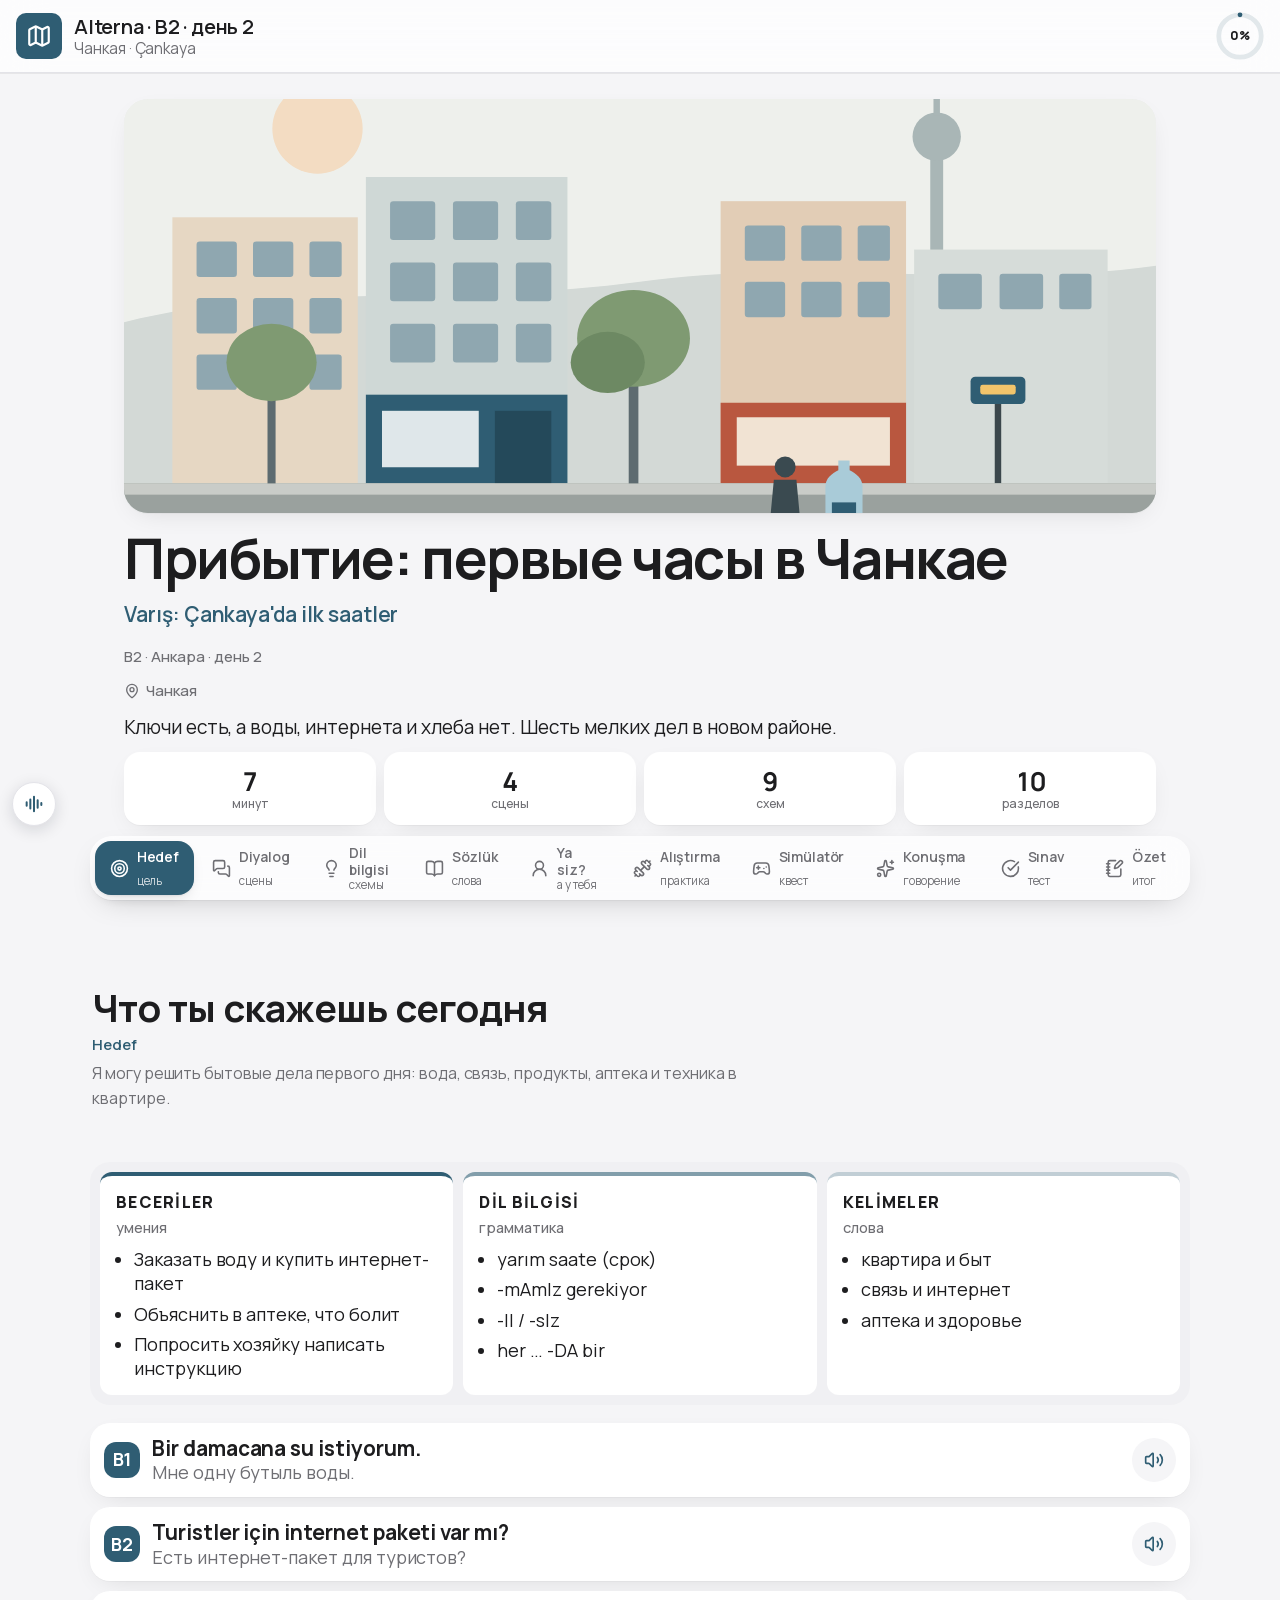
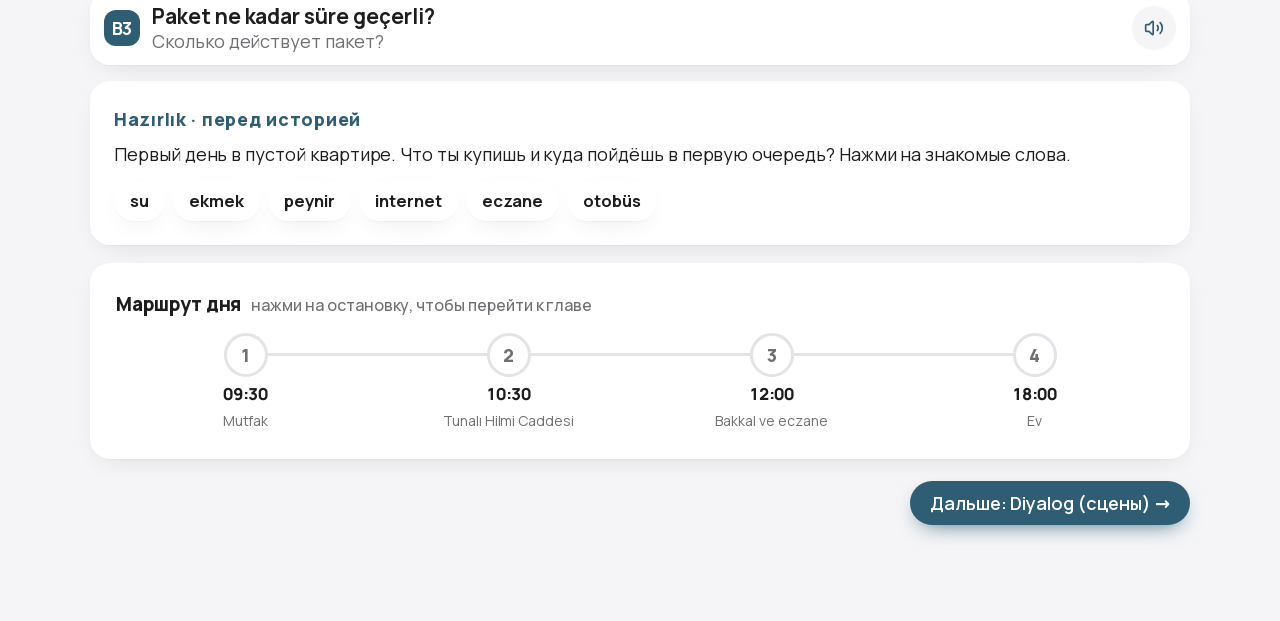
<file: d.b2.02/index.html>
<!doctype html>
<html lang="ru">
<head>
<meta charset="utf-8">
<meta name="viewport" content="width=device-width, initial-scale=1, viewport-fit=cover">
<meta name="color-scheme" content="light">
<meta name="alterna:topic" content="d.b2.02">
<meta name="alterna:version" content="1">
<meta name="alterna:lesson" content="1">
<meta name="alterna:kind" content="day">
<title>День 2. Прибытие: первые часы в Чанкае</title>
<meta name="description" content="Alterna · B2 · Анкара, день 2. Ключи есть, а воды, интернета и хлеба нет. Шесть мелких дел в новом районе.">
<meta name="theme-color" content="#2f5d73">
<meta property="og:type" content="article">
<meta property="og:title" content="День 2. Прибытие: первые часы в Чанкае · Alterna B2">
<meta property="og:description" content="Я могу быстро наладить быт в новом городе готовыми фразами.">
<meta property="og:image" content="media/og.png">
<link rel="icon" href="data:image/svg+xml,%3Csvg%20xmlns%3D%22http%3A%2F%2Fwww.w3.org%2F2000%2Fsvg%22%20viewBox%3D%220%200%2064%2064%22%3E%3Crect%20width%3D%2264%22%20height%3D%2264%22%20rx%3D%2214%22%20fill%3D%22%232f5d73%22%2F%3E%3Cpath%20d%3D%22M20%2048%2032%2014l12%2034M24.5%2036h15%22%20fill%3D%22none%22%20stroke%3D%22%23fff%22%20stroke-width%3D%226%22%20stroke-linecap%3D%22round%22%20stroke-linejoin%3D%22round%22%2F%3E%3C%2Fsvg%3E">
<link rel="stylesheet" href="../kit/v1/kit.css">
<link rel="stylesheet" href="../kit/v1/lexicon.css">
<link rel="stylesheet" href="../kit/v1/day.css">
<link rel="stylesheet" href="../kit/v1/lexicon-fonts.css">
<link rel="stylesheet" href="media/design.css">
</head>
<body class="lx dy" data-city="ankara" data-lessons="1" data-read="hedef diyalog dilbilgisi sozluk yasiz konusma cheat" data-design="b2-cankaya">
<!-- Собрано tools/build.mjs из src/days/d.b2.02.json в вкладочном формате дней платформы (как d.a1.NN). Руками не править. -->
<header class="lx-app">
  <span class="lx-app__logo"><span class="lx-app__ico"><svg aria-hidden="true" xmlns="http://www.w3.org/2000/svg" viewBox="0 0 24 24" fill="none" stroke="currentColor" stroke-width="2" stroke-linecap="round" stroke-linejoin="round" > <path d="M14.106 5.553a2 2 0 0 0 1.788 0l3.659-1.83A1 1 0 0 1 21 4.619v12.764a1 1 0 0 1-.553.894l-4.553 2.277a2 2 0 0 1-1.788 0l-4.212-2.106a2 2 0 0 0-1.788 0l-3.659 1.83A1 1 0 0 1 3 19.381V6.618a1 1 0 0 1 .553-.894l4.553-2.277a2 2 0 0 1 1.788 0z" /> <path d="M15 5.764v15" /> <path d="M9 3.236v15" /> </svg></span></span>
  <div class="lx-app__t"><b>Alterna · B2 · день 2</b><small>Чанкая · <span lang="tr">Çankaya</span></small></div>
  
  <div class="lx-app__prog" title="Пройдено разделов урока"><svg class="lx-ring lx-app__ring" viewBox="0 0 36 36" aria-hidden="true"><circle class="lx-ring__bg" cx="18" cy="18" r="15.9155"/><circle class="lx-ring__fg" cx="18" cy="18" r="15.9155" pathLength="100" stroke-dasharray="0 100"/><text x="18" y="21" text-anchor="middle">0%</text></svg></div>
</header>
<main>
  <section data-section="intro" data-words="19" class="lx-hero">
      <div class="lx-scene" aria-hidden="true" data-ui><svg viewBox="0 0 1280 720" preserveAspectRatio="xMidYMid slice" width="100%" height="100%" focusable="false" xmlns="http://www.w3.org/2000/svg">
  <rect width="1280" height="720" fill="#eef0ec"/>
  <circle class="an-sun" cx="240" cy="140" r="56" fill="#f3dcc2"/>
  <path d="M0 380 C200 330 420 360 640 330 C860 300 1060 340 1280 310 V720 H0Z" fill="#d3d9d6"/>
  <g fill="#a9b6b6">
    <rect x="1000" y="150" width="16" height="200"/>
    <circle cx="1008" cy="150" r="30"/>
    <rect x="1004" y="100" width="8" height="24"/>
  </g>
  <g>
    <rect x="60" y="250" width="230" height="330" fill="#e6d7c3"/>
    <rect x="300" y="200" width="250" height="380" fill="#cfd8d6"/>
    <rect x="740" y="230" width="230" height="350" fill="#e2cdb6"/>
    <rect x="980" y="290" width="240" height="290" fill="#d6dcd9"/>
  </g>
  <g fill="#8fa7b0">
    <rect x="90" y="280" width="50" height="44" rx="4"/><rect x="160" y="280" width="50" height="44" rx="4"/><rect x="230" y="280" width="40" height="44" rx="4"/>
    <rect x="90" y="350" width="50" height="44" rx="4"/><rect x="160" y="350" width="50" height="44" rx="4"/><rect x="230" y="350" width="40" height="44" rx="4"/>
    <rect x="90" y="420" width="50" height="44" rx="4"/><rect x="160" y="420" width="50" height="44" rx="4"/><rect x="230" y="420" width="40" height="44" rx="4"/>
    <rect x="330" y="230" width="56" height="48" rx="4"/><rect x="408" y="230" width="56" height="48" rx="4"/><rect x="486" y="230" width="44" height="48" rx="4"/>
    <rect x="330" y="306" width="56" height="48" rx="4"/><rect x="408" y="306" width="56" height="48" rx="4"/><rect x="486" y="306" width="44" height="48" rx="4"/>
    <rect x="330" y="382" width="56" height="48" rx="4"/><rect x="408" y="382" width="56" height="48" rx="4"/><rect x="486" y="382" width="44" height="48" rx="4"/>
    <rect x="770" y="260" width="50" height="44" rx="4"/><rect x="840" y="260" width="50" height="44" rx="4"/><rect x="910" y="260" width="40" height="44" rx="4"/>
    <rect x="770" y="330" width="50" height="44" rx="4"/><rect x="840" y="330" width="50" height="44" rx="4"/><rect x="910" y="330" width="40" height="44" rx="4"/>
    <rect x="1010" y="320" width="54" height="44" rx="4"/><rect x="1086" y="320" width="54" height="44" rx="4"/><rect x="1160" y="320" width="40" height="44" rx="4"/>
  </g>
  <rect x="300" y="470" width="250" height="110" fill="#2f5d73"/>
  <rect x="320" y="490" width="120" height="70" fill="#dfe7ea"/>
  <rect x="460" y="490" width="70" height="90" fill="#24495a"/>
  <rect x="740" y="480" width="230" height="100" fill="#b9573f"/>
  <rect x="760" y="498" width="190" height="60" fill="#f1e3d3"/>
  <rect x="0" y="580" width="1280" height="140" fill="#9aa19e"/>
  <rect x="0" y="580" width="1280" height="14" fill="#c9ccc8"/>
  <g>
    <rect x="626" y="420" width="12" height="160" fill="#5d6b70"/>
    <ellipse cx="632" cy="400" rx="70" ry="60" fill="#7f9a72"/>
    <ellipse cx="600" cy="430" rx="46" ry="38" fill="#6d8963"/>
    <rect x="178" y="450" width="10" height="130" fill="#5d6b70"/>
    <ellipse cx="183" cy="430" rx="56" ry="48" fill="#7f9a72"/>
  </g>
  <g class="an-pop">
    <rect x="1080" y="470" width="8" height="112" fill="#3b474c"/>
    <rect x="1050" y="450" width="68" height="34" rx="6" fill="#2f5d73"/>
    <rect x="1062" y="460" width="44" height="12" rx="3" fill="#f2c46b"/>
  </g>
  <g class="an-pop">
    <path d="M870 640 h46 v-56 c0-10 -8-16 -16-20 v-12 h-14 v12 c-8 4 -16 10 -16 20z" fill="#a9cbd8"/>
    <rect x="878" y="604" width="30" height="14" fill="#2f5d73"/>
    <circle cx="820" cy="560" r="13" fill="#3a4a50"/><path d="M806 576 h28 l6 64 h-40z" fill="#3a4a50"/>
  </g>
</svg></div>
      <p class="lx-tag">B2 · Анкара · день 2</p>
      <h1>Прибытие: первые часы в Чанкае</h1>
      <p class="lx-hero__tr" lang="tr">Varış: Çankaya'da ilk saatler</p>
      <p class="lx-hero__meta"><span class="lx-hero__pin"><svg aria-hidden="true" xmlns="http://www.w3.org/2000/svg" viewBox="0 0 24 24" fill="none" stroke="currentColor" stroke-width="2" stroke-linecap="round" stroke-linejoin="round" > <path d="M20 10c0 4.993-5.539 10.193-7.399 11.799a1 1 0 0 1-1.202 0C9.539 20.193 4 14.993 4 10a8 8 0 0 1 16 0" /> <circle cx="12" cy="10" r="3" /> </svg></span><span>Чанкая</span></p>
      <p class="lx-hero__intro">Ключи есть, а воды, интернета и хлеба нет. Шесть мелких дел в новом районе.</p>
      <ul class="lx-stats" data-ui>
        <li><b>7</b><span>минут</span></li><li><b>4</b><span>сцены</span></li><li><b>9</b><span>схем</span></li><li><b>10</b><span>разделов</span></li>
      </ul>
  </section>

  <nav class="lx-tabs" data-scrollbar role="tablist" aria-label="Разделы урока">
    <button type="button" class="lx-tab" role="tab" id="t-hedef" aria-controls="p-hedef" aria-selected="true" tabindex="0" data-tab="hedef"><span class="lx-tab__ico"><svg aria-hidden="true" xmlns="http://www.w3.org/2000/svg" viewBox="0 0 24 24" fill="none" stroke="currentColor" stroke-width="2" stroke-linecap="round" stroke-linejoin="round" > <circle cx="12" cy="12" r="10" /> <circle cx="12" cy="12" r="6" /> <circle cx="12" cy="12" r="2" /> </svg></span><b lang="tr">Hedef</b><small>цель</small><span class="lx-tab__ok" aria-hidden="true"></span></button>
    <button type="button" class="lx-tab" role="tab" id="t-diyalog" aria-controls="p-diyalog" aria-selected="false" tabindex="-1" data-tab="diyalog"><span class="lx-tab__ico"><svg aria-hidden="true" xmlns="http://www.w3.org/2000/svg" viewBox="0 0 24 24" fill="none" stroke="currentColor" stroke-width="2" stroke-linecap="round" stroke-linejoin="round" > <path d="M16 10a2 2 0 0 1-2 2H6.828a2 2 0 0 0-1.414.586l-2.202 2.202A.71.71 0 0 1 2 14.286V4a2 2 0 0 1 2-2h10a2 2 0 0 1 2 2z" /> <path d="M20 9a2 2 0 0 1 2 2v10.286a.71.71 0 0 1-1.212.502l-2.202-2.202A2 2 0 0 0 17.172 19H10a2 2 0 0 1-2-2v-1" /> </svg></span><b lang="tr">Diyalog</b><small>сцены</small><span class="lx-tab__ok" aria-hidden="true"></span></button>
    <button type="button" class="lx-tab" role="tab" id="t-dilbilgisi" aria-controls="p-dilbilgisi" aria-selected="false" tabindex="-1" data-tab="dilbilgisi"><span class="lx-tab__ico"><svg aria-hidden="true" xmlns="http://www.w3.org/2000/svg" viewBox="0 0 24 24" fill="none" stroke="currentColor" stroke-width="2" stroke-linecap="round" stroke-linejoin="round" > <path d="M15 14c.2-1 .7-1.7 1.5-2.5 1-.9 1.5-2.2 1.5-3.5A6 6 0 0 0 6 8c0 1 .2 2.2 1.5 3.5.7.7 1.3 1.5 1.5 2.5" /> <path d="M9 18h6" /> <path d="M10 22h4" /> </svg></span><b lang="tr">Dil bilgisi</b><small>схемы</small><span class="lx-tab__ok" aria-hidden="true"></span></button>
    <button type="button" class="lx-tab" role="tab" id="t-sozluk" aria-controls="p-sozluk" aria-selected="false" tabindex="-1" data-tab="sozluk"><span class="lx-tab__ico"><svg aria-hidden="true" xmlns="http://www.w3.org/2000/svg" viewBox="0 0 24 24" fill="none" stroke="currentColor" stroke-width="2" stroke-linecap="round" stroke-linejoin="round" > <path d="M12 5v16" /> <path d="M20.001 19A2 2 0 0022 17V5a2 2 0 00-1.999-2L16 3.002A5 5 0 0012 5a5 5 0 00-4-2H4a2 2 0 00-2 2v12a2 2 0 001.999 2H8a5 5 0 014 2 5 5 0 014-2z" /> </svg></span><b lang="tr">Sözlük</b><small>слова</small><span class="lx-tab__ok" aria-hidden="true"></span></button>
    <button type="button" class="lx-tab" role="tab" id="t-yasiz" aria-controls="p-yasiz" aria-selected="false" tabindex="-1" data-tab="yasiz"><span class="lx-tab__ico"><svg aria-hidden="true" xmlns="http://www.w3.org/2000/svg" viewBox="0 0 24 24" fill="none" stroke="currentColor" stroke-width="2" stroke-linecap="round" stroke-linejoin="round" > <circle cx="12" cy="8" r="5" /> <path d="M20 21a8 8 0 0 0-16 0" /> </svg></span><b lang="tr">Ya siz?</b><small>а у тебя</small><span class="lx-tab__ok" aria-hidden="true"></span></button>
    <button type="button" class="lx-tab" role="tab" id="t-practice" aria-controls="p-practice" aria-selected="false" tabindex="-1" data-tab="practice"><span class="lx-tab__ico"><svg aria-hidden="true" xmlns="http://www.w3.org/2000/svg" viewBox="0 0 24 24" fill="none" stroke="currentColor" stroke-width="2" stroke-linecap="round" stroke-linejoin="round" > <path d="M17.596 12.768a2 2 0 1 0 2.829-2.829l-1.768-1.767a2 2 0 0 0 2.828-2.829l-2.828-2.828a2 2 0 0 0-2.829 2.828l-1.767-1.768a2 2 0 1 0-2.829 2.829z" /> <path d="m2.5 21.5 1.4-1.4" /> <path d="m20.1 3.9 1.4-1.4" /> <path d="M5.343 21.485a2 2 0 1 0 2.829-2.828l1.767 1.768a2 2 0 1 0 2.829-2.829l-6.364-6.364a2 2 0 1 0-2.829 2.829l1.768 1.767a2 2 0 0 0-2.828 2.829z" /> <path d="m9.6 14.4 4.8-4.8" /> </svg></span><b lang="tr">Alıştırma</b><small>практика</small><span class="lx-tab__ok" aria-hidden="true"></span></button>
    <button type="button" class="lx-tab" role="tab" id="t-simulator" aria-controls="p-simulator" aria-selected="false" tabindex="-1" data-tab="simulator"><span class="lx-tab__ico"><svg aria-hidden="true" xmlns="http://www.w3.org/2000/svg" viewBox="0 0 24 24" fill="none" stroke="currentColor" stroke-width="2" stroke-linecap="round" stroke-linejoin="round" > <line x1="6" x2="10" y1="11" y2="11" /> <line x1="8" x2="8" y1="9" y2="13" /> <line x1="15" x2="15.01" y1="12" y2="12" /> <line x1="18" x2="18.01" y1="10" y2="10" /> <path d="M17.32 5H6.68a4 4 0 0 0-3.978 3.59c-.006.052-.01.101-.017.152C2.604 9.416 2 14.456 2 16a3 3 0 0 0 3 3c1 0 1.5-.5 2-1l1.414-1.414A2 2 0 0 1 9.828 16h4.344a2 2 0 0 1 1.414.586L17 18c.5.5 1 1 2 1a3 3 0 0 0 3-3c0-1.545-.604-6.584-.685-7.258-.007-.05-.011-.1-.017-.151A4 4 0 0 0 17.32 5z" /> </svg></span><b lang="tr">Simülatör</b><small>квест</small><span class="lx-tab__ok" aria-hidden="true"></span></button>
    <button type="button" class="lx-tab" role="tab" id="t-konusma" aria-controls="p-konusma" aria-selected="false" tabindex="-1" data-tab="konusma"><span class="lx-tab__ico"><svg aria-hidden="true" xmlns="http://www.w3.org/2000/svg" viewBox="0 0 24 24" fill="none" stroke="currentColor" stroke-width="2" stroke-linecap="round" stroke-linejoin="round" > <path d="M11.017 2.814a1 1 0 0 1 1.966 0l1.051 5.558a2 2 0 0 0 1.594 1.594l5.558 1.051a1 1 0 0 1 0 1.966l-5.558 1.051a2 2 0 0 0-1.594 1.594l-1.051 5.558a1 1 0 0 1-1.966 0l-1.051-5.558a2 2 0 0 0-1.594-1.594l-5.558-1.051a1 1 0 0 1 0-1.966l5.558-1.051a2 2 0 0 0 1.594-1.594z" /> <path d="M20 2v4" /> <path d="M22 4h-4" /> <circle cx="4" cy="20" r="2" /> </svg></span><b lang="tr">Konuşma</b><small>говорение</small><span class="lx-tab__ok" aria-hidden="true"></span></button>
    <button type="button" class="lx-tab" role="tab" id="t-check" aria-controls="p-check" aria-selected="false" tabindex="-1" data-tab="check"><span class="lx-tab__ico"><svg aria-hidden="true" xmlns="http://www.w3.org/2000/svg" viewBox="0 0 24 24" fill="none" stroke="currentColor" stroke-width="2" stroke-linecap="round" stroke-linejoin="round" > <path d="M21.801 10A10 10 0 1 1 17 3.335" /> <path d="m9 11 3 3L22 4" /> </svg></span><b lang="tr">Sınav</b><small>тест</small><span class="lx-tab__ok" aria-hidden="true"></span></button>
    <button type="button" class="lx-tab" role="tab" id="t-cheat" aria-controls="p-cheat" aria-selected="false" tabindex="-1" data-tab="cheat"><span class="lx-tab__ico"><svg aria-hidden="true" xmlns="http://www.w3.org/2000/svg" viewBox="0 0 24 24" fill="none" stroke="currentColor" stroke-width="2" stroke-linecap="round" stroke-linejoin="round" > <path d="M13.4 2H6a2 2 0 0 0-2 2v16a2 2 0 0 0 2 2h12a2 2 0 0 0 2-2v-7.4" /> <path d="M2 6h4" /> <path d="M2 10h4" /> <path d="M2 14h4" /> <path d="M2 18h4" /> <path d="M21.378 5.626a1 1 0 1 0-3.004-3.004l-5.01 5.012a2 2 0 0 0-.506.854l-.837 2.87a.5.5 0 0 0 .62.62l2.87-.837a2 2 0 0 0 .854-.506z" /> </svg></span><b lang="tr">Özet</b><small>итог</small><span class="lx-tab__ok" aria-hidden="true"></span></button>
    <span class="lx-tabs__line" aria-hidden="true"></span>
  </nav>

  <section data-section="hedef" data-words="124" id="p-hedef" class="lx-panel" role="tabpanel" aria-labelledby="t-hedef">
      <div class="lx-ph">
        <p class="lx-kicker"><span class="lx-kicker__ico"><svg aria-hidden="true" xmlns="http://www.w3.org/2000/svg" viewBox="0 0 24 24" fill="none" stroke="currentColor" stroke-width="2" stroke-linecap="round" stroke-linejoin="round" > <circle cx="12" cy="12" r="10" /> <circle cx="12" cy="12" r="6" /> <circle cx="12" cy="12" r="2" /> </svg></span><span lang="tr">Hedef</span></p>
        <h2>Что ты скажешь сегодня</h2>
        <p class="lx-hint">Я могу решить бытовые дела первого дня: вода, связь, продукты, аптека и техника в квартире.</p>
      </div>
      <div class="vz vz-open"><div class="vz-open__c" style="--i:0"><p class="vz-open__h"><span lang="tr">BECERİLER</span><small>умения</small></p><ul><li>Заказать воду и купить интернет-пакет</li><li>Объяснить в аптеке, что болит</li><li>Попросить хозяйку написать инструкцию</li></ul></div><div class="vz-open__c" style="--i:1"><p class="vz-open__h"><span lang="tr">DİL BİLGİSİ</span><small>грамматика</small></p><ul><li>yarım saate (срок)</li><li>-mAmIz gerekiyor</li><li>-lI / -sIz</li><li>her … -DA bir</li></ul></div><div class="vz-open__c" style="--i:2"><p class="vz-open__h"><span lang="tr">KELİMELER</span><small>слова</small></p><ul><li>квартира и быт</li><li>связь и интернет</li><li>аптека и здоровье</li></ul></div></div>
      <ol class="dy-goal">
        <li class="dy-goal__i" style="--i:0"><span class="dy-goal__n" data-ui>B1</span><span class="dy-goal__w"><b lang="tr" data-say="Bir damacana su istiyorum.">Bir damacana su istiyorum.</b><span>Мне одну бутыль воды.</span></span><button type="button" class="lx-say" data-say="Bir damacana su istiyorum." aria-label="Послушать" data-ui><span class="lx-say__ico"><svg aria-hidden="true" xmlns="http://www.w3.org/2000/svg" viewBox="0 0 24 24" fill="none" stroke="currentColor" stroke-width="2" stroke-linecap="round" stroke-linejoin="round" > <path d="M11 4.702a.705.705 0 0 0-1.203-.498L6.413 7.587A1.4 1.4 0 0 1 5.416 8H3a1 1 0 0 0-1 1v6a1 1 0 0 0 1 1h2.416a1.4 1.4 0 0 1 .997.413l3.383 3.384A.705.705 0 0 0 11 19.298z" /> <path d="M16 9a5 5 0 0 1 0 6" /> <path d="M19.364 18.364a9 9 0 0 0 0-12.728" /> </svg></span></button></li>
        <li class="dy-goal__i" style="--i:1"><span class="dy-goal__n" data-ui>B2</span><span class="dy-goal__w"><b lang="tr" data-say="Turistler için internet paketi var mı?">Turistler için internet paketi var mı?</b><span>Есть интернет-пакет для туристов?</span></span><button type="button" class="lx-say" data-say="Turistler için internet paketi var mı?" aria-label="Послушать" data-ui><span class="lx-say__ico"><svg aria-hidden="true" xmlns="http://www.w3.org/2000/svg" viewBox="0 0 24 24" fill="none" stroke="currentColor" stroke-width="2" stroke-linecap="round" stroke-linejoin="round" > <path d="M11 4.702a.705.705 0 0 0-1.203-.498L6.413 7.587A1.4 1.4 0 0 1 5.416 8H3a1 1 0 0 0-1 1v6a1 1 0 0 0 1 1h2.416a1.4 1.4 0 0 1 .997.413l3.383 3.384A.705.705 0 0 0 11 19.298z" /> <path d="M16 9a5 5 0 0 1 0 6" /> <path d="M19.364 18.364a9 9 0 0 0 0-12.728" /> </svg></span></button></li>
        <li class="dy-goal__i" style="--i:2"><span class="dy-goal__n" data-ui>B3</span><span class="dy-goal__w"><b lang="tr" data-say="Paket ne kadar süre geçerli?">Paket ne kadar süre geçerli?</b><span>Сколько действует пакет?</span></span><button type="button" class="lx-say" data-say="Paket ne kadar süre geçerli?" aria-label="Послушать" data-ui><span class="lx-say__ico"><svg aria-hidden="true" xmlns="http://www.w3.org/2000/svg" viewBox="0 0 24 24" fill="none" stroke="currentColor" stroke-width="2" stroke-linecap="round" stroke-linejoin="round" > <path d="M11 4.702a.705.705 0 0 0-1.203-.498L6.413 7.587A1.4 1.4 0 0 1 5.416 8H3a1 1 0 0 0-1 1v6a1 1 0 0 0 1 1h2.416a1.4 1.4 0 0 1 .997.413l3.383 3.384A.705.705 0 0 0 11 19.298z" /> <path d="M16 9a5 5 0 0 1 0 6" /> <path d="M19.364 18.364a9 9 0 0 0 0-12.728" /> </svg></span></button></li>
      </ol>
      <div class="dy-prep">
        <p class="dy-prep__h"><span lang="tr">Hazırlık</span> · перед историей</p>
        <p>Первый день в пустой квартире. Что ты купишь и куда пойдёшь в первую очередь? Нажми на знакомые слова.</p>
        <p class="dy-prep__w" data-ui><button type="button" class="lx-chip lx-chip--tr dy-prep__chip" lang="tr" data-say="su">su</button><button type="button" class="lx-chip lx-chip--tr dy-prep__chip" lang="tr" data-say="ekmek">ekmek</button><button type="button" class="lx-chip lx-chip--tr dy-prep__chip" lang="tr" data-say="peynir">peynir</button><button type="button" class="lx-chip lx-chip--tr dy-prep__chip" lang="tr" data-say="internet">internet</button><button type="button" class="lx-chip lx-chip--tr dy-prep__chip" lang="tr" data-say="eczane">eczane</button><button type="button" class="lx-chip lx-chip--tr dy-prep__chip" lang="tr" data-say="otobüs">otobüs</button></p>
      </div>
      <nav class="vz vz-route" aria-label="Маршрут дня">
        <p class="vz__h">Маршрут дня <span>нажми на остановку, чтобы перейти к главе</span></p>
        <div class="vz-route__wrap" style="--n:4"><ol class="vz-route__l"><li class="vz-route__i" style="--i:0"><a class="vz-route__s" href="#ch-1" data-route="ch-1"><span class="vz-route__n">1</span><span class="vz-route__t">09:30</span><span class="vz-route__p" lang="tr">Mutfak</span></a></li><li class="vz-route__i" style="--i:1"><a class="vz-route__s" href="#ch-2" data-route="ch-2"><span class="vz-route__n">2</span><span class="vz-route__t">10:30</span><span class="vz-route__p" lang="tr">Tunalı Hilmi Caddesi</span></a></li><li class="vz-route__i" style="--i:2"><a class="vz-route__s" href="#ch-3" data-route="ch-3"><span class="vz-route__n">3</span><span class="vz-route__t">12:00</span><span class="vz-route__p" lang="tr">Bakkal ve eczane</span></a></li><li class="vz-route__i" style="--i:3"><a class="vz-route__s" href="#ch-4" data-route="ch-4"><span class="vz-route__n">4</span><span class="vz-route__t">18:00</span><span class="vz-route__p" lang="tr">Ev</span></a></li></ol><span class="vz-route__bar" aria-hidden="true"></span></div>
      </nav>

      <div class="lx-foot" data-ui><button type="button" class="lx-btn lx-foot__next" data-tab-go="diyalog">Дальше: Diyalog (сцены)</button></div>
  </section>

  <section data-section="diyalog" data-words="488" id="p-diyalog" class="lx-panel" role="tabpanel" aria-labelledby="t-diyalog">
      <div class="lx-ph">
        <p class="lx-kicker"><span class="lx-kicker__ico"><svg aria-hidden="true" xmlns="http://www.w3.org/2000/svg" viewBox="0 0 24 24" fill="none" stroke="currentColor" stroke-width="2" stroke-linecap="round" stroke-linejoin="round" > <path d="M16 10a2 2 0 0 1-2 2H6.828a2 2 0 0 0-1.414.586l-2.202 2.202A.71.71 0 0 1 2 14.286V4a2 2 0 0 1 2-2h10a2 2 0 0 1 2 2z" /> <path d="M20 9a2 2 0 0 1 2 2v10.286a.71.71 0 0 1-1.212.502l-2.202-2.202A2 2 0 0 0 17.172 19H10a2 2 0 0 1-2-2v-1" /> </svg></span><span lang="tr">Diyalog</span></p>
        <h2>Сцены дня</h2>
        <p class="lx-hint">Реплики появляются по одной. Нажми на турецкую фразу, чтобы услышать её.</p>
      </div>
      <div class="vz-scenes" role="group" aria-label="Сцены дня" data-ui><button type="button" class="vz-scenes__b" data-dlg="0" aria-pressed="true"><b>1</b><span>09:30</span></button><button type="button" class="vz-scenes__b" data-dlg="1" aria-pressed="false"><b>2</b><span>10:30</span></button><button type="button" class="vz-scenes__b" data-dlg="2" aria-pressed="false"><b>3</b><span>12:00</span></button><button type="button" class="vz-scenes__b" data-dlg="3" aria-pressed="false"><b>4</b><span>18:00</span></button></div>
      <div class="lx-dlg is-on" data-dlg-box="0" id="ch-1">
        <div class="lx-dlg__head"><h3>Вода приезжает в бутыли</h3><span class="lx-badge">09:30</span></div>
        <p class="lx-place"><span class="lx-ico"><svg aria-hidden="true" xmlns="http://www.w3.org/2000/svg" viewBox="0 0 24 24" fill="none" stroke="currentColor" stroke-width="2" stroke-linecap="round" stroke-linejoin="round" > <path d="M20 10c0 4.993-5.539 10.193-7.399 11.799a1 1 0 0 1-1.202 0C9.539 20.193 4 14.993 4 10a8 8 0 0 1 16 0" /> <circle cx="12" cy="10" r="3" /> </svg></span><span lang="tr">Mutfak</span></p>
        <p class="vz-cap">Вода из-под крана — не для чая.</p>
        <div class="lx-chat" data-chat="0">
          <div class="lx-msg" data-line="0"><span class="lx-msg__ava" aria-hidden="true" data-ui>Ha</span><span class="lx-msg__who" lang="tr">Kapıcı Hasan</span><p class="lx-msg__tr" lang="tr" data-say="Musluk suyunu çaya koyma. Sucuyu ara, damacana getirsin.">Musluk suyunu çaya koyma. Sucuyu ara, damacana getirsin.</p><p class="lx-msg__ru">Воду из-под крана в чай не лей. Позвони водовозу, пусть привезёт бутыль.</p></div>
          <div class="lx-msg lx-msg--me" data-line="1"><span class="lx-msg__ava" aria-hidden="true" data-ui>Se</span><span class="lx-msg__who" lang="tr">Sen</span><p class="lx-msg__tr" lang="tr" data-say="Merhaba, bir damacana su istiyorum. Adres Kavaklıdere, Bestekar Sokak, daire yedi.">Merhaba, bir damacana su istiyorum. Adres Kavaklıdere, Bestekar Sokak, daire yedi.</p><p class="lx-msg__ru">Здравствуйте, мне одну бутыль воды. Адрес: Каваклыдере, улица Бестекяр, квартира семь.</p></div>
          <div class="lx-msg" data-line="2"><span class="lx-msg__ava" aria-hidden="true" data-ui>Su</span><span class="lx-msg__who" lang="tr">Sucu</span><p class="lx-msg__tr" lang="tr" data-say="Yarım saate kapıdayım. Boş damacananız var mı, yoksa depozito alacağım?">Yarım saate kapıdayım. Boş damacananız var mı, yoksa depozito alacağım?</p><p class="lx-msg__ru">Через полчаса буду у двери. Пустая бутыль у вас есть, или возьму залог?</p></div>
        </div>
        <div class="lx-chat__ctrl" data-ui><button type="button" class="lx-btn" data-next>Следующая реплика</button><button type="button" class="lx-btn lx-btn--ghost" data-all>Показать всё</button><label class="lx-switch"><input type="checkbox" data-ru checked> Перевод</label></div>
        <figure class="vz vz-map" data-viz="map" data-points="[{&quot;tr&quot;:&quot;Ev&quot;,&quot;ru&quot;:&quot;Квартира&quot;,&quot;note&quot;:&quot;Квартира на улице Бестекяр: сюда приезжает водовоз с бутылью.&quot;},{&quot;tr&quot;:&quot;Tunalı Hilmi&quot;,&quot;ru&quot;:&quot;Улица Туналы Хильми&quot;,&quot;note&quot;:&quot;Салоны связи, кофейни и магазины: здесь покупают интернет-пакет.&quot;},{&quot;tr&quot;:&quot;Bakkal&quot;,&quot;ru&quot;:&quot;Бакал&quot;,&quot;note&quot;:&quot;Магазин у дома: хлеб и сыр.&quot;},{&quot;tr&quot;:&quot;Eczane&quot;,&quot;ru&quot;:&quot;Аптека&quot;,&quot;note&quot;:&quot;Аптека на углу. Ночью ищи на двери список дежурных.&quot;},{&quot;tr&quot;:&quot;Kuğulu durağı&quot;,&quot;ru&quot;:&quot;Остановка у парка Кугулу&quot;,&quot;note&quot;:&quot;Автобус до Кызылая каждые пять минут.&quot;},{&quot;tr&quot;:&quot;Kızılay&quot;,&quot;ru&quot;:&quot;Кызылай&quot;,&quot;note&quot;:&quot;Завтрашняя цель: центр и ведомства.&quot;}]">
          <figcaption class="vz__h">Мой квартал: шесть дел на схеме <span>нажми на точку</span></figcaption>
          <svg class="vz-map__svg" viewBox="0 0 640 380" role="group" aria-label="Мой квартал: шесть дел на схеме">
            <rect class="vz-map__bg" width="640" height="380" rx="18"/>
            <g class="vz-map__area"><ellipse cx="230" cy="92" rx="96" ry="20"/><text x="230" y="98" text-anchor="middle">Kavaklıdere</text></g><path d="M470 20 L470 365" class="vz-map__st"/><path d="M90 200 L610 200" class="vz-map__st"/><path d="M130 110 L130 365" class="vz-map__st"/><path d="M330 200 L330 365" class="vz-map__st"/>
            <path class="vz-map__route" d="M330 250 L470 130 L130 200 L130 300 L330 250 L560 345" pathLength="100"/>
            <g class="vz-map__leg" style="--i:0"><rect x="365" y="173" width="70" height="34" rx="17"/><text x="400" y="197" text-anchor="middle">7 dk</text></g><g class="vz-map__leg" style="--i:1"><rect x="265" y="148" width="70" height="34" rx="17"/><text x="300" y="172" text-anchor="middle">9 dk</text></g><g class="vz-map__leg" style="--i:2"><rect x="95" y="233" width="70" height="34" rx="17"/><text x="130" y="257" text-anchor="middle">4 dk</text></g><g class="vz-map__leg" style="--i:3"><rect x="195" y="258" width="70" height="34" rx="17"/><text x="230" y="282" text-anchor="middle">4 dk</text></g><g class="vz-map__leg" style="--i:4"><rect x="410" y="280.5" width="70" height="34" rx="17"/><text x="445" y="304.5" text-anchor="middle">6 dk</text></g><g class="vz-map__pt is-route" data-pt="0" tabindex="0" role="button" aria-label="Квартира: Ev"><circle class="vz-map__hit" cx="330" cy="250" r="30"/><circle class="vz-map__dot" cx="330" cy="250" r="14"/><text x="352" y="258" text-anchor="start" lang="tr">Ev</text></g><g class="vz-map__pt is-route" data-pt="1" tabindex="0" role="button" aria-label="Улица Туналы Хильми: Tunalı Hilmi"><circle class="vz-map__hit" cx="470" cy="130" r="30"/><circle class="vz-map__dot" cx="470" cy="130" r="14"/><text x="448" y="138" text-anchor="end" lang="tr">Tunalı Hilmi</text></g><g class="vz-map__pt is-route" data-pt="2" tabindex="0" role="button" aria-label="Бакал: Bakkal"><circle class="vz-map__hit" cx="130" cy="200" r="30"/><circle class="vz-map__dot" cx="130" cy="200" r="14"/><text x="152" y="208" text-anchor="start" lang="tr">Bakkal</text></g><g class="vz-map__pt is-route" data-pt="3" tabindex="0" role="button" aria-label="Аптека: Eczane"><circle class="vz-map__hit" cx="130" cy="300" r="30"/><circle class="vz-map__dot" cx="130" cy="300" r="14"/><text x="152" y="308" text-anchor="start" lang="tr">Eczane</text></g><g class="vz-map__pt is-route" data-pt="4" tabindex="0" role="button" aria-label="Остановка у парка Кугулу: Kuğulu durağı"><circle class="vz-map__hit" cx="560" cy="345" r="30"/><circle class="vz-map__dot" cx="560" cy="345" r="14"/><text x="538" y="353" text-anchor="end" lang="tr">Kuğulu durağı</text></g><g class="vz-map__pt" data-pt="5" tabindex="0" role="button" aria-label="Кызылай: Kızılay"><circle class="vz-map__hit" cx="330" cy="40" r="30"/><circle class="vz-map__dot" cx="330" cy="40" r="10"/><text x="352" y="48" text-anchor="start" lang="tr">Kızılay</text></g>
          </svg>
          <ol class="vz-map__legs"><li><span lang="tr">Ev → Tunalı Hilmi</span><b>7 dk</b></li><li><span lang="tr">Tunalı Hilmi → Bakkal</span><b>9 dk</b></li><li><span lang="tr">Bakkal → Eczane</span><b>4 dk</b></li><li><span lang="tr">Eczane → Ev</span><b>4 dk</b></li><li><span lang="tr">Ev → Kuğulu durağı</span><b>6 dk</b></li></ol>
          <div class="vz-map__info" aria-live="polite"><b lang="tr">Ev</b><span>Квартира на улице Бестекяр: сюда приезжает водовоз с бутылью.</span></div>
        </figure>
        <details class="vz-more"><summary><span class="vz-more__ico"><svg aria-hidden="true" xmlns="http://www.w3.org/2000/svg" viewBox="0 0 24 24" fill="none" stroke="currentColor" stroke-width="2" stroke-linecap="round" stroke-linejoin="round" > <path d="M11.017 2.814a1 1 0 0 1 1.966 0l1.051 5.558a2 2 0 0 0 1.594 1.594l5.558 1.051a1 1 0 0 1 0 1.966l-5.558 1.051a2 2 0 0 0-1.594 1.594l-1.051 5.558a1 1 0 0 1-1.966 0l-1.051-5.558a2 2 0 0 0-1.594-1.594l-5.558-1.051a1 1 0 0 1 0-1.966l5.558-1.051a2 2 0 0 0 1.594-1.594z" /> <path d="M20 2v4" /> <path d="M22 4h-4" /> <circle cx="4" cy="20" r="2" /> </svg></span>Кстати</summary><p><button type="button" class="st-w" data-say="damacana" aria-expanded="false"><span lang="tr">damacana</span><span class="st-w__ru">бутыль на 19 литров</span></button> в Анкаре стоит почти в каждой кухне. Водопроводную воду официально можно пить, но большинство семей всё равно заказывает бутыли у <button type="button" class="st-w" data-say="sucu" aria-expanded="false"><span lang="tr">sucu</span><span class="st-w__ru">продавец питьевой воды</span></button> из соседнего магазина.</p></details>
        <button type="button" class="lx-btn lx-btn--ghost vz-scene-next" data-dlg-go="1">Сцена 2: Интернет по паспорту →</button>
      </div>
      <div class="lx-dlg" data-dlg-box="1" id="ch-2">
        <div class="lx-dlg__head"><h3>Интернет по паспорту</h3><span class="lx-badge">10:30</span></div>
        <p class="lx-place"><span class="lx-ico"><svg aria-hidden="true" xmlns="http://www.w3.org/2000/svg" viewBox="0 0 24 24" fill="none" stroke="currentColor" stroke-width="2" stroke-linecap="round" stroke-linejoin="round" > <path d="M20 10c0 4.993-5.539 10.193-7.399 11.799a1 1 0 0 1-1.202 0C9.539 20.193 4 14.993 4 10a8 8 0 0 1 16 0" /> <circle cx="12" cy="10" r="3" /> </svg></span><span lang="tr">Tunalı Hilmi Caddesi</span></p>
        <p class="vz-cap">На Туналы Хильми салон связи через каждые сто метров.</p>
        <div class="lx-chat" data-chat="1">
          <div class="lx-msg lx-msg--me" data-line="0"><span class="lx-msg__ava" aria-hidden="true" data-ui>Se</span><span class="lx-msg__who" lang="tr">Sen</span><p class="lx-msg__tr" lang="tr" data-say="Kısa süreliğine buradayım. Turistler için internet paketi var mı?">Kısa süreliğine buradayım. Turistler için internet paketi var mı?</p><p class="lx-msg__ru">Я здесь ненадолго. Есть интернет-пакет для туристов?</p></div>
          <div class="lx-msg" data-line="1"><span class="lx-msg__ava" aria-hidden="true" data-ui>Sa</span><span class="lx-msg__who" lang="tr">Satıcı</span><p class="lx-msg__tr" lang="tr" data-say="Var. Ama hattı pasaportunuzla kaydetmemiz gerekiyor.">Var. Ama hattı pasaportunuzla kaydetmemiz gerekiyor.</p><p class="lx-msg__ru">Есть. Но нам нужно зарегистрировать номер на ваш паспорт.</p></div>
        </div>
        <div class="lx-chat__ctrl" data-ui><button type="button" class="lx-btn" data-next>Следующая реплика</button><button type="button" class="lx-btn lx-btn--ghost" data-all>Показать всё</button><label class="lx-switch"><input type="checkbox" data-ru checked> Перевод</label></div>
        <details class="vz-more"><summary><span class="vz-more__ico"><svg aria-hidden="true" xmlns="http://www.w3.org/2000/svg" viewBox="0 0 24 24" fill="none" stroke="currentColor" stroke-width="2" stroke-linecap="round" stroke-linejoin="round" > <path d="M11.017 2.814a1 1 0 0 1 1.966 0l1.051 5.558a2 2 0 0 0 1.594 1.594l5.558 1.051a1 1 0 0 1 0 1.966l-5.558 1.051a2 2 0 0 0-1.594 1.594l-1.051 5.558a1 1 0 0 1-1.966 0l-1.051-5.558a2 2 0 0 0-1.594-1.594l-5.558-1.051a1 1 0 0 1 0-1.966l5.558-1.051a2 2 0 0 0 1.594-1.594z" /> <path d="M20 2v4" /> <path d="M22 4h-4" /> <circle cx="4" cy="20" r="2" /> </svg></span>Кстати</summary><p>Телефон, привезённый из-за границы, работает с турецкой симкой ограниченное время, примерно четыре месяца. Потом его нужно регистрировать и платить сбор. Для недели в Анкаре это неважно, но в салоне тебе это обязательно расскажут.</p></details>
        <button type="button" class="lx-btn lx-btn--ghost vz-scene-next" data-dlg-go="2">Сцена 3: Хлеб, сыр и горло →</button>
      </div>
      <div class="lx-dlg" data-dlg-box="2" id="ch-3">
        <div class="lx-dlg__head"><h3>Хлеб, сыр и горло</h3><span class="lx-badge">12:00</span></div>
        <p class="lx-place"><span class="lx-ico"><svg aria-hidden="true" xmlns="http://www.w3.org/2000/svg" viewBox="0 0 24 24" fill="none" stroke="currentColor" stroke-width="2" stroke-linecap="round" stroke-linejoin="round" > <path d="M20 10c0 4.993-5.539 10.193-7.399 11.799a1 1 0 0 1-1.202 0C9.539 20.193 4 14.993 4 10a8 8 0 0 1 16 0" /> <circle cx="12" cy="10" r="3" /> </svg></span><span lang="tr">Bakkal ve eczane</span></p>
        <p class="vz-cap">Анкарский мороз сделал своё: першит горло.</p>
        <div class="lx-chat" data-chat="2">
          <div class="lx-msg lx-msg--me" data-line="0"><span class="lx-msg__ava" aria-hidden="true" data-ui>Se</span><span class="lx-msg__who" lang="tr">Sen</span><p class="lx-msg__tr" lang="tr" data-say="Boğazım ağrıyor. Reçetesiz bir şey verebilir misiniz?">Boğazım ağrıyor. Reçetesiz bir şey verebilir misiniz?</p><p class="lx-msg__ru">У меня болит горло. Можете дать что-нибудь без рецепта?</p></div>
          <div class="lx-msg" data-line="1"><span class="lx-msg__ava" aria-hidden="true" data-ui>Ec</span><span class="lx-msg__who" lang="tr">Eczacı</span><p class="lx-msg__tr" lang="tr" data-say="Bu pastilleri günde üç kez emin. İki gün içinde geçmezse doktora görünün.">Bu pastilleri günde üç kez emin. İki gün içinde geçmezse doktora görünün.</p><p class="lx-msg__ru">Рассасывайте эти пастилки три раза в день. Если за два дня не пройдёт, покажитесь врачу.</p></div>
        </div>
        <div class="lx-chat__ctrl" data-ui><button type="button" class="lx-btn" data-next>Следующая реплика</button><button type="button" class="lx-btn lx-btn--ghost" data-all>Показать всё</button><label class="lx-switch"><input type="checkbox" data-ru checked> Перевод</label></div>
        <details class="vz-more"><summary><span class="vz-more__ico"><svg aria-hidden="true" xmlns="http://www.w3.org/2000/svg" viewBox="0 0 24 24" fill="none" stroke="currentColor" stroke-width="2" stroke-linecap="round" stroke-linejoin="round" > <path d="M11.017 2.814a1 1 0 0 1 1.966 0l1.051 5.558a2 2 0 0 0 1.594 1.594l5.558 1.051a1 1 0 0 1 0 1.966l-5.558 1.051a2 2 0 0 0-1.594 1.594l-1.051 5.558a1 1 0 0 1-1.966 0l-1.051-5.558a2 2 0 0 0-1.594-1.594l-5.558-1.051a1 1 0 0 1 0-1.966l5.558-1.051a2 2 0 0 0 1.594-1.594z" /> <path d="M20 2v4" /> <path d="M22 4h-4" /> <circle cx="4" cy="20" r="2" /> </svg></span>Кстати</summary><p>Ночью и в воскресенье работает <button type="button" class="st-w" data-say="nöbetçi eczane" aria-expanded="false"><span lang="tr">nöbetçi eczane</span><span class="st-w__ru">дежурная аптека</span></button>. Список дежурных висит на двери каждой аптеки, даже закрытой: ищи листок с адресами.</p></details>
        <button type="button" class="lx-btn lx-btn--ghost vz-scene-next" data-dlg-go="3">Сцена 4: Машинка и дорога на завтра →</button>
      </div>
      <div class="lx-dlg" data-dlg-box="3" id="ch-4">
        <div class="lx-dlg__head"><h3>Машинка и дорога на завтра</h3><span class="lx-badge">18:00</span></div>
        <p class="lx-place"><span class="lx-ico"><svg aria-hidden="true" xmlns="http://www.w3.org/2000/svg" viewBox="0 0 24 24" fill="none" stroke="currentColor" stroke-width="2" stroke-linecap="round" stroke-linejoin="round" > <path d="M20 10c0 4.993-5.539 10.193-7.399 11.799a1 1 0 0 1-1.202 0C9.539 20.193 4 14.993 4 10a8 8 0 0 1 16 0" /> <circle cx="12" cy="10" r="3" /> </svg></span><span lang="tr">Ev</span></p>
        <p class="vz-cap">Двадцать программ на машинке и вопрос про завтра.</p>
        <div class="lx-chat" data-chat="3">
          <div class="lx-msg" data-line="0"><span class="lx-msg__ava" aria-hidden="true" data-ui>NH</span><span class="lx-msg__who" lang="tr">Nesrin Hanım</span><p class="lx-msg__tr" lang="tr" data-say="Hoş geldin! Her şey yolunda mı? Bir ihtiyacın olursa çekinme.">Hoş geldin! Her şey yolunda mı? Bir ihtiyacın olursa çekinme.</p><p class="lx-msg__ru">С приездом! Всё в порядке? Если что-то нужно, не стесняйся.</p></div>
          <div class="lx-msg lx-msg--me" data-line="1"><span class="lx-msg__ava" aria-hidden="true" data-ui>Se</span><span class="lx-msg__who" lang="tr">Sen</span><p class="lx-msg__tr" lang="tr" data-say="Bir de yarın Kızılay'a nasıl giderim? Metro yakın mı?">Bir de yarın Kızılay'a nasıl giderim? Metro yakın mı?</p><p class="lx-msg__ru">И ещё: как мне завтра доехать до Кызылая? Метро близко?</p></div>
          <div class="lx-msg" data-line="2"><span class="lx-msg__ava" aria-hidden="true" data-ui>NH</span><span class="lx-msg__who" lang="tr">Nesrin Hanım</span><p class="lx-msg__tr" lang="tr" data-say="En kolayı otobüs. Kuğulu Park durağından her beş dakikada bir geçiyor.">En kolayı otobüs. Kuğulu Park durağından her beş dakikada bir geçiyor.</p><p class="lx-msg__ru">Проще всего автобусом. С остановки у парка Кугулу ходит каждые пять минут.</p></div>
        </div>
        <div class="lx-chat__ctrl" data-ui><button type="button" class="lx-btn" data-next>Следующая реплика</button><button type="button" class="lx-btn lx-btn--ghost" data-all>Показать всё</button><label class="lx-switch"><input type="checkbox" data-ru checked> Перевод</label></div>

        
      </div>

      <div class="lx-foot" data-ui><button type="button" class="lx-btn lx-foot__next" data-tab-go="dilbilgisi">Дальше: Dil bilgisi (схемы)</button></div>
  </section>

  <section data-section="dilbilgisi" data-words="429" id="p-dilbilgisi" class="lx-panel" role="tabpanel" aria-labelledby="t-dilbilgisi">
      <div class="lx-ph">
        <p class="lx-kicker"><span class="lx-kicker__ico"><svg aria-hidden="true" xmlns="http://www.w3.org/2000/svg" viewBox="0 0 24 24" fill="none" stroke="currentColor" stroke-width="2" stroke-linecap="round" stroke-linejoin="round" > <path d="M15 14c.2-1 .7-1.7 1.5-2.5 1-.9 1.5-2.2 1.5-3.5A6 6 0 0 0 6 8c0 1 .2 2.2 1.5 3.5.7.7 1.3 1.5 1.5 2.5" /> <path d="M9 18h6" /> <path d="M10 22h4" /> </svg></span><span lang="tr">Dil bilgisi</span></p>
        <h2>Что нужно сделать: от «должен» к просьбе</h2>
        <p class="lx-hint">Листай шаги и нажимай на части схем.</p>
      </div>
      <figure class="vz vz-steps" data-viz="steps">
          <figcaption class="vz__h">Какую программу выбрать <span>шаг за шагом</span></figcaption>
          <ol class="vz-steps__l">
          <li class="vz-steps__i" data-i="0" style="--i:0" aria-current="step">
            <button type="button" class="vz-steps__n" aria-label="Шаг 1">1</button>
            <div class="vz-steps__b"><p class="vz-steps__k">Прямой вопрос</p><p class="vz-steps__tr" lang="tr" data-say="Hangi programı seçmeliyim?">Hangi programı <mark>seçmeliyim</mark>?</p><p class="vz-steps__ru">Какую программу мне выбрать?</p><p class="vz-steps__note">-mAlI — «должен». Прямо, но годится только для себя или близких.</p></div>
          </li>
          <li class="vz-steps__i" data-i="1" style="--i:1">
            <button type="button" class="vz-steps__n" aria-label="Шаг 2">2</button>
            <div class="vz-steps__b"><p class="vz-steps__k">«Мне нужно» через существительное</p><p class="vz-steps__tr" lang="tr" data-say="Hangi programı seçmem gerekiyor?">Hangi programı <mark>seçmem gerekiyor</mark>?</p><p class="vz-steps__ru">Какую программу мне нужно выбрать?</p><p class="vz-steps__note">-mA + -m: «моё выбирание нужно». Так говорят и дома, и в учреждениях.</p></div>
          </li>
          <li class="vz-steps__i" data-i="2" style="--i:2">
            <button type="button" class="vz-steps__n" aria-label="Шаг 3">3</button>
            <div class="vz-steps__b"><p class="vz-steps__k">Вопрос становится содержанием</p><p class="vz-steps__tr" lang="tr" data-say="hangi programı seçmem gerektiğini">hangi programı seçmem <mark>gerektiğini</mark></p><p class="vz-steps__ru">то, какую программу мне нужно выбрать</p><p class="vz-steps__note">gerek + -tiğ + -i + n + -i: «то, что нужно», в винительном.</p></div>
          </li>
          <li class="vz-steps__i" data-i="3" style="--i:3">
            <button type="button" class="vz-steps__n" aria-label="Шаг 4">4</button>
            <div class="vz-steps__b"><p class="vz-steps__k">Вежливая рамка</p><p class="vz-steps__tr" lang="tr" data-say="Hangi programı seçmem gerektiğini yazabilir misiniz?">Hangi programı seçmem gerektiğini <mark>yazabilir misiniz?</mark></p><p class="vz-steps__ru">Можете написать, какую программу мне выбрать?</p><p class="vz-steps__note">Та же рамка просьбы, что в день 1. Форма уже знакома, меняется только глагол.</p></div>
          </li>
          </ol>
          <div class="vz-steps__ctrl" data-ui><button type="button" class="lx-btn lx-btn--ghost" data-step="-1">← Назад</button><span class="vz-steps__pos" aria-live="polite">Шаг 1 из 4</span><button type="button" class="lx-btn" data-step="1">Дальше →</button></div>
        </figure>
      <figure class="vz vz-flow" data-viz="flow" data-nodes="{&quot;need&quot;:{&quot;q&quot;:&quot;Что нужно решить?&quot;,&quot;opts&quot;:[{&quot;label&quot;:&quot;Питьевая вода&quot;,&quot;to&quot;:&quot;water&quot;},{&quot;label&quot;:&quot;Интернет&quot;,&quot;to&quot;:&quot;net&quot;},{&quot;label&quot;:&quot;Лекарство&quot;,&quot;to&quot;:&quot;med&quot;}]},&quot;water&quot;:{&quot;q&quot;:&quot;Пустая бутыль у тебя есть?&quot;,&quot;opts&quot;:[{&quot;label&quot;:&quot;Да, есть&quot;,&quot;to&quot;:&quot;w_yes&quot;},{&quot;label&quot;:&quot;Нет&quot;,&quot;to&quot;:&quot;w_no&quot;}]},&quot;med&quot;:{&quot;q&quot;:&quot;Нужен ли рецепт?&quot;,&quot;opts&quot;:[{&quot;label&quot;:&quot;Нет, лёгкая простуда&quot;,&quot;to&quot;:&quot;m_no&quot;},{&quot;label&quot;:&quot;Не знаю&quot;,&quot;to&quot;:&quot;m_q&quot;}]},&quot;w_yes&quot;:{&quot;tr&quot;:&quot;Bir damacana su istiyorum, boş damacanam var.&quot;,&quot;ru&quot;:&quot;Мне одну бутыль воды, пустая у меня есть.&quot;,&quot;note&quot;:&quot;Пустую бутыль отдают водовозу, тогда залог не берут.&quot;},&quot;w_no&quot;:{&quot;tr&quot;:&quot;Bir damacana su istiyorum. Depozito ne kadar?&quot;,&quot;ru&quot;:&quot;Мне одну бутыль воды. Сколько залог?&quot;,&quot;note&quot;:&quot;Без пустой бутыли берут залог, depozito.&quot;},&quot;net&quot;:{&quot;tr&quot;:&quot;Turistler için internet paketi var mı? Ne kadar süre geçerli?&quot;,&quot;ru&quot;:&quot;Есть пакет для туристов? Сколько он действует?&quot;,&quot;note&quot;:&quot;Возьми паспорт: номер регистрируют на него.&quot;},&quot;m_no&quot;:{&quot;tr&quot;:&quot;Boğazım ağrıyor. Reçetesiz bir şey verebilir misiniz?&quot;,&quot;ru&quot;:&quot;У меня болит горло. Можете дать что-нибудь без рецепта?&quot;,&quot;note&quot;:&quot;-siz — «без». Аптекарь скажет «geçmiş olsun».&quot;},&quot;m_q&quot;:{&quot;tr&quot;:&quot;Bu ilaç reçeteli mi, reçetesiz mi?&quot;,&quot;ru&quot;:&quot;Это лекарство по рецепту или без?&quot;,&quot;note&quot;:&quot;Пара -li / -siz в одном вопросе.&quot;}}" data-start="need" data-say-icon="&lt;svg aria-hidden=&quot;true&quot; xmlns=&quot;http://www.w3.org/2000/svg&quot; viewBox=&quot;0 0 24 24&quot; fill=&quot;none&quot; stroke=&quot;currentColor&quot; stroke-width=&quot;2&quot; stroke-linecap=&quot;round&quot; stroke-linejoin=&quot;round&quot; &gt; &lt;path d=&quot;M11 4.702a.705.705 0 0 0-1.203-.498L6.413 7.587A1.4 1.4 0 0 1 5.416 8H3a1 1 0 0 0-1 1v6a1 1 0 0 0 1 1h2.416a1.4 1.4 0 0 1 .997.413l3.383 3.384A.705.705 0 0 0 11 19.298z&quot; /&gt; &lt;path d=&quot;M16 9a5 5 0 0 1 0 6&quot; /&gt; &lt;path d=&quot;M19.364 18.364a9 9 0 0 0 0-12.728&quot; /&gt; &lt;/svg&gt;">
          <figcaption class="vz__h">Что сказать, если нужно… <span>отвечай на вопросы — получишь фразу</span></figcaption>
          <ol class="vz-flow__path" aria-label="Пройденный путь"></ol>
          <div class="vz-flow__stage" aria-live="polite"></div>
          <ul class="vz-flow__all"><li><b lang="tr">Bir damacana su istiyorum, boş damacanam var.</b> — Мне одну бутыль воды, пустая у меня есть.</li><li><b lang="tr">Bir damacana su istiyorum. Depozito ne kadar?</b> — Мне одну бутыль воды. Сколько залог?</li><li><b lang="tr">Turistler için internet paketi var mı? Ne kadar süre geçerli?</b> — Есть пакет для туристов? Сколько он действует?</li><li><b lang="tr">Boğazım ağrıyor. Reçetesiz bir şey verebilir misiniz?</b> — У меня болит горло. Можете дать что-нибудь без рецепта?</li><li><b lang="tr">Bu ilaç reçeteli mi, reçetesiz mi?</b> — Это лекарство по рецепту или без?</li></ul>
        </figure>
      <figure class="vz vz-pairs" data-viz="pairs">
          <figcaption class="vz__h">«С» и «без» одним суффиксом <span>переключи форму</span></figcaption>
          <div class="vz-pairs__sw" role="group" aria-label="Форма"><button type="button" data-mode="a" aria-pressed="true">-li · с</button><button type="button" data-mode="b" aria-pressed="false">-siz · без</button></div>
          <ul class="vz-pairs__l"><li class="vz-pairs__i"><b lang="tr" data-a="reçeteli" data-b="reçetesiz">reçeteli</b><span data-a="по рецепту" data-b="без рецепта">по рецепту</span></li><li class="vz-pairs__i"><b lang="tr" data-a="şekerli" data-b="şekersiz">şekerli</b><span data-a="с сахаром" data-b="без сахара">с сахаром</span></li><li class="vz-pairs__i"><b lang="tr" data-a="sütlü" data-b="sütsüz">sütlü</b><span data-a="с молоком" data-b="без молока">с молоком</span></li><li class="vz-pairs__i"><b lang="tr" data-a="ücretli" data-b="ücretsiz">ücretli</b><span data-a="платный" data-b="бесплатный">платный</span></li><li class="vz-pairs__i"><b lang="tr" data-a="tuzlu" data-b="tuzsuz">tuzlu</b><span data-a="солёный" data-b="несолёный">солёный</span></li><li class="vz-pairs__i"><b lang="tr" data-a="internetli" data-b="internetsiz">internetli</b><span data-a="с интернетом" data-b="без интернета">с интернетом</span></li></ul>
        </figure>
      <figure class="vz vz-anat" data-viz="anat" data-parts="[{&quot;p&quot;:&quot;gerek&quot;,&quot;ru&quot;:&quot;нужно&quot;,&quot;role&quot;:&quot;корень&quot;},{&quot;p&quot;:&quot;tiğ&quot;,&quot;ru&quot;:&quot;то, что&quot;,&quot;role&quot;:&quot;причастие&quot;},{&quot;p&quot;:&quot;i&quot;,&quot;ru&quot;:&quot;его, этого&quot;,&quot;role&quot;:&quot;принадлежность&quot;},{&quot;p&quot;:&quot;n&quot;,&quot;ru&quot;:&quot;связка между гласными&quot;,&quot;role&quot;:&quot;буфер&quot;},{&quot;p&quot;:&quot;i&quot;,&quot;ru&quot;:&quot;кого? что?&quot;,&quot;role&quot;:&quot;винительный&quot;}]">
          <figcaption class="vz__h">Разбор слова <span>нажимай на части по очереди</span></figcaption>
          <p class="vz-anat__word"><b lang="tr">gerektiğini</b><button type="button" class="lx-say vz-say" data-say="gerektiğini" aria-label="Послушать: gerektiğini" data-ui><span class="lx-say__ico"><svg aria-hidden="true" xmlns="http://www.w3.org/2000/svg" viewBox="0 0 24 24" fill="none" stroke="currentColor" stroke-width="2" stroke-linecap="round" stroke-linejoin="round" > <path d="M11 4.702a.705.705 0 0 0-1.203-.498L6.413 7.587A1.4 1.4 0 0 1 5.416 8H3a1 1 0 0 0-1 1v6a1 1 0 0 0 1 1h2.416a1.4 1.4 0 0 1 .997.413l3.383 3.384A.705.705 0 0 0 11 19.298z" /> <path d="M16 9a5 5 0 0 1 0 6" /> <path d="M19.364 18.364a9 9 0 0 0 0-12.728" /> </svg></span></button></p>
          <p class="vz-anat__ru">то, что нужно (сделать)</p>
          <div class="vz-anat__parts"><button type="button" class="vz-anat__p is-root" style="--i:0" data-i="0" aria-pressed="false"><span class="vz-anat__m" lang="tr">gerek</span><span class="vz-anat__r">корень</span></button><span class="vz-anat__plus" aria-hidden="true">+</span><button type="button" class="vz-anat__p" style="--i:1" data-i="1" aria-pressed="false"><span class="vz-anat__m" lang="tr">tiğ</span><span class="vz-anat__r">причастие</span></button><span class="vz-anat__plus" aria-hidden="true">+</span><button type="button" class="vz-anat__p" style="--i:2" data-i="2" aria-pressed="false"><span class="vz-anat__m" lang="tr">i</span><span class="vz-anat__r">принадлежность</span></button><span class="vz-anat__plus" aria-hidden="true">+</span><button type="button" class="vz-anat__p" style="--i:3" data-i="3" aria-pressed="false"><span class="vz-anat__m" lang="tr">n</span><span class="vz-anat__r">буфер</span></button><span class="vz-anat__plus" aria-hidden="true">+</span><button type="button" class="vz-anat__p" style="--i:4" data-i="4" aria-pressed="false"><span class="vz-anat__m" lang="tr">i</span><span class="vz-anat__r">винительный</span></button></div>
          <p class="vz-anat__info" aria-live="polite">Слово собирается слева направо: каждая часть добавляет смысл.</p>
        </figure>
      <article class="vz vz-tip"><p class="vz-tip__h"><span class="vz-tip__ico"><svg aria-hidden="true" xmlns="http://www.w3.org/2000/svg" viewBox="0 0 24 24" fill="none" stroke="currentColor" stroke-width="2" stroke-linecap="round" stroke-linejoin="round" > <path d="M15 14c.2-1 .7-1.7 1.5-2.5 1-.9 1.5-2.2 1.5-3.5A6 6 0 0 0 6 8c0 1 .2 2.2 1.5 3.5.7.7 1.3 1.5 1.5 2.5" /> <path d="M9 18h6" /> <path d="M10 22h4" /> </svg></span>«через полчаса» без предлога</p><ul class="vz-tip__ex"><li><b lang="tr" data-say="On dakikaya oradayım.">On dakikaya oradayım.</b><span>Через десять минут буду там.</span></li><li><b lang="tr" data-say="Yarım saate hazır olur.">Yarım saate hazır olur.</b><span>Будет готово через полчаса.</span></li></ul><details class="vz-more"><summary>Почему так</summary><p><button type="button" class="st-w" data-say="yarım saate kapıdayım" aria-expanded="false"><span lang="tr">yarım saate kapıdayım</span><span class="st-w__ru">через полчаса буду у двери</span></button>: срок в дательном падеже отвечает на вопрос «к какому моменту». А <em>kapıdayım</em> — «я у двери» одним словом: местный падеж плюс «я». Русское будущее турок здесь не ставит, говорит в настоящем.</p></details></article>
      <article class="vz vz-tip"><p class="vz-tip__h"><span class="vz-tip__ico"><svg aria-hidden="true" xmlns="http://www.w3.org/2000/svg" viewBox="0 0 24 24" fill="none" stroke="currentColor" stroke-width="2" stroke-linecap="round" stroke-linejoin="round" > <path d="M15 14c.2-1 .7-1.7 1.5-2.5 1-.9 1.5-2.2 1.5-3.5A6 6 0 0 0 6 8c0 1 .2 2.2 1.5 3.5.7.7 1.3 1.5 1.5 2.5" /> <path d="M9 18h6" /> <path d="M10 22h4" /> </svg></span>«без» одним суффиксом</p><ul class="vz-tip__ex"><li><b lang="tr" data-say="Reçetesiz satılıyor mu?">Reçetesiz satılıyor mu?</b><span>Это продаётся без рецепта?</span></li><li><b lang="tr" data-say="Bu ilaç reçeteli.">Bu ilaç reçeteli.</b><span>Это лекарство по рецепту.</span></li></ul><details class="vz-more"><summary>Почему так</summary><p><button type="button" class="st-w" data-say="reçetesiz" aria-expanded="false"><span lang="tr">reçetesiz</span><span class="st-w__ru">без рецепта</span></button>: <em>-siz</em> значит «без». Пара к нему — <em>-li</em>, «с»: <em>reçeteli ilaç</em>, лекарство по рецепту. Так же <em>şekersiz çay</em>, <em>sütlü kahve</em>.</p></details></article>
      <article class="vz vz-tip"><p class="vz-tip__h"><span class="vz-tip__ico"><svg aria-hidden="true" xmlns="http://www.w3.org/2000/svg" viewBox="0 0 24 24" fill="none" stroke="currentColor" stroke-width="2" stroke-linecap="round" stroke-linejoin="round" > <path d="M15 14c.2-1 .7-1.7 1.5-2.5 1-.9 1.5-2.2 1.5-3.5A6 6 0 0 0 6 8c0 1 .2 2.2 1.5 3.5.7.7 1.3 1.5 1.5 2.5" /> <path d="M9 18h6" /> <path d="M10 22h4" /> </svg></span>«каждые пять минут»</p><ul class="vz-tip__ex"><li><b lang="tr" data-say="Her beş dakikada bir otobüs var.">Her beş dakikada bir otobüs var.</b><span>Автобус каждые пять минут.</span></li><li><b lang="tr" data-say="Her sekiz saatte bir alın.">Her sekiz saatte bir alın.</b><span>Принимайте каждые восемь часов.</span></li></ul><details class="vz-more"><summary>Почему так</summary><p><button type="button" class="st-w" data-say="her beş dakikada bir" aria-expanded="false"><span lang="tr">her beş dakikada bir</span><span class="st-w__ru">каждые пять минут</span></button>: <em>her</em> + число + местный падеж + <em>bir</em>. Так говорят о расписании и о лекарствах.</p></details></article>
      <div class="lx-foot" data-ui><button type="button" class="lx-btn lx-foot__next" data-tab-go="sozluk">Дальше: Sözlük (слова)</button></div>
  </section>

  <section data-section="sozluk" data-words="295" id="p-sozluk" class="lx-panel" role="tabpanel" aria-labelledby="t-sozluk">
      <div class="lx-ph">
        <p class="lx-kicker"><span class="lx-kicker__ico"><svg aria-hidden="true" xmlns="http://www.w3.org/2000/svg" viewBox="0 0 24 24" fill="none" stroke="currentColor" stroke-width="2" stroke-linecap="round" stroke-linejoin="round" > <path d="M12 5v16" /> <path d="M20.001 19A2 2 0 0022 17V5a2 2 0 00-1.999-2L16 3.002A5 5 0 0012 5a5 5 0 00-4-2H4a2 2 0 00-2 2v12a2 2 0 001.999 2H8a5 5 0 014 2 5 5 0 014-2z" /> </svg></span><span lang="tr">Sözlük</span></p>
        <h2>Слова дня</h2>
        <p class="lx-hint">Крупнее — чаще звучало. Карточка переворачивается и показывает пример из сцены.</p>
      </div>
      <div class="vz vz-cloud"><ul class="vz-cloud__l"><li style="--i:10"><button type="button" class="vz-cloud__w" data-lvl="1" data-say="durak" title="остановка · 1×"><span lang="tr">durak</span><small>остановка</small></button></li><li style="--i:8"><button type="button" class="vz-cloud__w" data-lvl="1" data-say="nöbetçi eczane" title="дежурная аптека · 1×"><span lang="tr">nöbetçi eczane</span><small>дежурная аптека</small></button></li><li style="--i:2"><button type="button" class="vz-cloud__w" data-lvl="1" data-say="depozito" title="залог · 1×"><span lang="tr">depozito</span><small>залог</small></button></li><li style="--i:5"><button type="button" class="vz-cloud__w" data-lvl="2" data-say="geçerli" title="действующий · 2×"><span lang="tr">geçerli</span><small>действующий</small></button></li><li style="--i:4"><button type="button" class="vz-cloud__w" data-lvl="3" data-say="paket" title="тарифный пакет · 5×"><span lang="tr">paket</span><small>тарифный пакет</small></button></li><li style="--i:6"><button type="button" class="vz-cloud__w" data-lvl="4" data-say="reçete" title="рецепт · 7×"><span lang="tr">reçete</span><small>рецепт</small></button></li><li style="--i:0"><button type="button" class="vz-cloud__w" data-lvl="4" data-say="damacana" title="бутыль на 19 литров · 6×"><span lang="tr">damacana</span><small>бутыль на 19 литров</small></button></li><li style="--i:1"><button type="button" class="vz-cloud__w" data-lvl="2" data-say="sucu" title="продавец питьевой воды · 2×"><span lang="tr">sucu</span><small>продавец питьевой воды</small></button></li><li style="--i:7"><button type="button" class="vz-cloud__w" data-lvl="2" data-say="pastil" title="пастилка · 2×"><span lang="tr">pastil</span><small>пастилка</small></button></li><li style="--i:3"><button type="button" class="vz-cloud__w" data-lvl="1" data-say="hat" title="номер, линия связи · 1×"><span lang="tr">hat</span><small>номер, линия связи</small></button></li><li style="--i:9"><button type="button" class="vz-cloud__w" data-lvl="1" data-say="çamaşır makinesi" title="стиральная машина · 1×"><span lang="tr">çamaşır makinesi</span><small>стиральная машина</small></button></li><li style="--i:11"><button type="button" class="vz-cloud__w" data-lvl="1" data-say="çekinmek" title="стесняться · 1×"><span lang="tr">çekinmek</span><small>стесняться</small></button></li></ul></div>
      <div class="lx-tools" data-ui><input type="search" class="lx-search" placeholder="Поиск слова или перевода" aria-label="Поиск слова или перевода" autocomplete="off" spellcheck="false"></div>
      <div class="lx-learn" data-ui><svg class="lx-ring lx-learn__ring" viewBox="0 0 36 36" aria-hidden="true"><circle class="lx-ring__bg" cx="18" cy="18" r="15.9155"/><circle class="lx-ring__fg" cx="18" cy="18" r="15.9155" pathLength="100" stroke-dasharray="0 100"/><text x="18" y="21" text-anchor="middle">0</text></svg><p>Выучено <b data-known>0</b> из <b>12</b></p><label class="lx-switch"><input type="checkbox" data-hide-ru> Скрыть перевод</label></div>
      <p class="lx-empty" data-ui hidden>Ничего не нашлось</p>
      <div class="lx-cards" data-g="0">
        <article class="lx-card" data-word="damacana" data-g="0" tabindex="0">
          <div class="lx-card__face">
            <div class="lx-card__top"><span class="lx-ico"><svg aria-hidden="true" xmlns="http://www.w3.org/2000/svg" viewBox="0 0 24 24" fill="none" stroke="currentColor" stroke-width="2" stroke-linecap="round" stroke-linejoin="round" > <path d="M2.992 16.342a2 2 0 0 1 .094 1.167l-1.065 3.29a1 1 0 0 0 1.236 1.168l3.413-.998a2 2 0 0 1 1.099.092 10 10 0 1 0-4.777-4.719" /> </svg></span><div class="lx-card__w"><b class="lx-card__tr" lang="tr">damacana</b><span class="lx-card__ru">бутыль на 19 литров</span></div><button type="button" class="lx-say" data-say="damacana" aria-label="Послушать" data-ui><span class="lx-say__ico"><svg aria-hidden="true" xmlns="http://www.w3.org/2000/svg" viewBox="0 0 24 24" fill="none" stroke="currentColor" stroke-width="2" stroke-linecap="round" stroke-linejoin="round" > <path d="M11 4.702a.705.705 0 0 0-1.203-.498L6.413 7.587A1.4 1.4 0 0 1 5.416 8H3a1 1 0 0 0-1 1v6a1 1 0 0 0 1 1h2.416a1.4 1.4 0 0 1 .997.413l3.383 3.384A.705.705 0 0 0 11 19.298z" /> <path d="M16 9a5 5 0 0 1 0 6" /> <path d="M19.364 18.364a9 9 0 0 0 0-12.728" /> </svg></span></button></div>
          </div>
          <div class="lx-card__back">
            <div class="lx-ex"><p class="lx-ex__tr"><a-say>Musluk suyunu çaya koyma. Sucuyu ara, damacana getirsin.</a-say></p><p class="lx-ex__ru">Воду из-под крана в чай не лей. Позвони водовозу, пусть привезёт бутыль.</p></div>
          </div>
          <div class="lx-card__acts" data-ui><button type="button" class="lx-card__flip" aria-expanded="false">Пример</button><button type="button" class="lx-card__know" aria-pressed="false">Знаю</button></div>
        </article>
        <article class="lx-card" data-word="sucu" data-g="0" tabindex="0">
          <div class="lx-card__face">
            <div class="lx-card__top"><span class="lx-ico"><svg aria-hidden="true" xmlns="http://www.w3.org/2000/svg" viewBox="0 0 24 24" fill="none" stroke="currentColor" stroke-width="2" stroke-linecap="round" stroke-linejoin="round" > <path d="M2.992 16.342a2 2 0 0 1 .094 1.167l-1.065 3.29a1 1 0 0 0 1.236 1.168l3.413-.998a2 2 0 0 1 1.099.092 10 10 0 1 0-4.777-4.719" /> </svg></span><div class="lx-card__w"><b class="lx-card__tr" lang="tr">sucu</b><span class="lx-card__ru">продавец питьевой воды</span></div><button type="button" class="lx-say" data-say="sucu" aria-label="Послушать" data-ui><span class="lx-say__ico"><svg aria-hidden="true" xmlns="http://www.w3.org/2000/svg" viewBox="0 0 24 24" fill="none" stroke="currentColor" stroke-width="2" stroke-linecap="round" stroke-linejoin="round" > <path d="M11 4.702a.705.705 0 0 0-1.203-.498L6.413 7.587A1.4 1.4 0 0 1 5.416 8H3a1 1 0 0 0-1 1v6a1 1 0 0 0 1 1h2.416a1.4 1.4 0 0 1 .997.413l3.383 3.384A.705.705 0 0 0 11 19.298z" /> <path d="M16 9a5 5 0 0 1 0 6" /> <path d="M19.364 18.364a9 9 0 0 0 0-12.728" /> </svg></span></button></div>
          </div>
          <div class="lx-card__back">
            <div class="lx-ex"><p class="lx-ex__tr"><a-say>Musluk suyunu çaya koyma. Sucuyu ara, damacana getirsin.</a-say></p><p class="lx-ex__ru">Воду из-под крана в чай не лей. Позвони водовозу, пусть привезёт бутыль.</p></div>
          </div>
          <div class="lx-card__acts" data-ui><button type="button" class="lx-card__flip" aria-expanded="false">Пример</button><button type="button" class="lx-card__know" aria-pressed="false">Знаю</button></div>
        </article>
        <article class="lx-card" data-word="depozito" data-g="0" tabindex="0">
          <div class="lx-card__face">
            <div class="lx-card__top"><span class="lx-ico"><svg aria-hidden="true" xmlns="http://www.w3.org/2000/svg" viewBox="0 0 24 24" fill="none" stroke="currentColor" stroke-width="2" stroke-linecap="round" stroke-linejoin="round" > <path d="M2.992 16.342a2 2 0 0 1 .094 1.167l-1.065 3.29a1 1 0 0 0 1.236 1.168l3.413-.998a2 2 0 0 1 1.099.092 10 10 0 1 0-4.777-4.719" /> </svg></span><div class="lx-card__w"><b class="lx-card__tr" lang="tr">depozito</b><span class="lx-card__ru">залог</span></div><button type="button" class="lx-say" data-say="depozito" aria-label="Послушать" data-ui><span class="lx-say__ico"><svg aria-hidden="true" xmlns="http://www.w3.org/2000/svg" viewBox="0 0 24 24" fill="none" stroke="currentColor" stroke-width="2" stroke-linecap="round" stroke-linejoin="round" > <path d="M11 4.702a.705.705 0 0 0-1.203-.498L6.413 7.587A1.4 1.4 0 0 1 5.416 8H3a1 1 0 0 0-1 1v6a1 1 0 0 0 1 1h2.416a1.4 1.4 0 0 1 .997.413l3.383 3.384A.705.705 0 0 0 11 19.298z" /> <path d="M16 9a5 5 0 0 1 0 6" /> <path d="M19.364 18.364a9 9 0 0 0 0-12.728" /> </svg></span></button></div>
          </div>
          <div class="lx-card__back">
            <div class="lx-ex"><p class="lx-ex__tr"><a-say>Yarım saate kapıdayım. Boş damacananız var mı, yoksa depozito alacağım?</a-say></p><p class="lx-ex__ru">Через полчаса буду у двери. Пустая бутыль у вас есть, или возьму залог?</p></div>
          </div>
          <div class="lx-card__acts" data-ui><button type="button" class="lx-card__flip" aria-expanded="false">Пример</button><button type="button" class="lx-card__know" aria-pressed="false">Знаю</button></div>
        </article>
        <article class="lx-card" data-word="hat" data-g="0" tabindex="0">
          <div class="lx-card__face">
            <div class="lx-card__top"><span class="lx-ico"><svg aria-hidden="true" xmlns="http://www.w3.org/2000/svg" viewBox="0 0 24 24" fill="none" stroke="currentColor" stroke-width="2" stroke-linecap="round" stroke-linejoin="round" > <path d="M2.992 16.342a2 2 0 0 1 .094 1.167l-1.065 3.29a1 1 0 0 0 1.236 1.168l3.413-.998a2 2 0 0 1 1.099.092 10 10 0 1 0-4.777-4.719" /> </svg></span><div class="lx-card__w"><b class="lx-card__tr" lang="tr">hat</b><span class="lx-card__ru">номер, линия связи</span></div><button type="button" class="lx-say" data-say="hat" aria-label="Послушать" data-ui><span class="lx-say__ico"><svg aria-hidden="true" xmlns="http://www.w3.org/2000/svg" viewBox="0 0 24 24" fill="none" stroke="currentColor" stroke-width="2" stroke-linecap="round" stroke-linejoin="round" > <path d="M11 4.702a.705.705 0 0 0-1.203-.498L6.413 7.587A1.4 1.4 0 0 1 5.416 8H3a1 1 0 0 0-1 1v6a1 1 0 0 0 1 1h2.416a1.4 1.4 0 0 1 .997.413l3.383 3.384A.705.705 0 0 0 11 19.298z" /> <path d="M16 9a5 5 0 0 1 0 6" /> <path d="M19.364 18.364a9 9 0 0 0 0-12.728" /> </svg></span></button></div>
          </div>
          <div class="lx-card__back">
            <div class="lx-ex"><p class="lx-ex__tr"><a-say>Var. Ama hattı pasaportunuzla kaydetmemiz gerekiyor.</a-say></p><p class="lx-ex__ru">Есть. Но нам нужно зарегистрировать номер на ваш паспорт.</p></div>
          </div>
          <div class="lx-card__acts" data-ui><button type="button" class="lx-card__flip" aria-expanded="false">Пример</button><button type="button" class="lx-card__know" aria-pressed="false">Знаю</button></div>
        </article>
        <article class="lx-card" data-word="paket" data-g="0" tabindex="0">
          <div class="lx-card__face">
            <div class="lx-card__top"><span class="lx-ico"><svg aria-hidden="true" xmlns="http://www.w3.org/2000/svg" viewBox="0 0 24 24" fill="none" stroke="currentColor" stroke-width="2" stroke-linecap="round" stroke-linejoin="round" > <path d="M2.992 16.342a2 2 0 0 1 .094 1.167l-1.065 3.29a1 1 0 0 0 1.236 1.168l3.413-.998a2 2 0 0 1 1.099.092 10 10 0 1 0-4.777-4.719" /> </svg></span><div class="lx-card__w"><b class="lx-card__tr" lang="tr">paket</b><span class="lx-card__ru">тарифный пакет</span></div><button type="button" class="lx-say" data-say="paket" aria-label="Послушать" data-ui><span class="lx-say__ico"><svg aria-hidden="true" xmlns="http://www.w3.org/2000/svg" viewBox="0 0 24 24" fill="none" stroke="currentColor" stroke-width="2" stroke-linecap="round" stroke-linejoin="round" > <path d="M11 4.702a.705.705 0 0 0-1.203-.498L6.413 7.587A1.4 1.4 0 0 1 5.416 8H3a1 1 0 0 0-1 1v6a1 1 0 0 0 1 1h2.416a1.4 1.4 0 0 1 .997.413l3.383 3.384A.705.705 0 0 0 11 19.298z" /> <path d="M16 9a5 5 0 0 1 0 6" /> <path d="M19.364 18.364a9 9 0 0 0 0-12.728" /> </svg></span></button></div>
          </div>
          <div class="lx-card__back">
            <div class="lx-ex"><p class="lx-ex__tr"><a-say>Kısa süreliğine buradayım. Turistler için internet paketi var mı?</a-say></p><p class="lx-ex__ru">Я здесь ненадолго. Есть интернет-пакет для туристов?</p></div>
          </div>
          <div class="lx-card__acts" data-ui><button type="button" class="lx-card__flip" aria-expanded="false">Пример</button><button type="button" class="lx-card__know" aria-pressed="false">Знаю</button></div>
        </article>
        <article class="lx-card" data-word="geçerli" data-g="0" tabindex="0">
          <div class="lx-card__face">
            <div class="lx-card__top"><span class="lx-ico"><svg aria-hidden="true" xmlns="http://www.w3.org/2000/svg" viewBox="0 0 24 24" fill="none" stroke="currentColor" stroke-width="2" stroke-linecap="round" stroke-linejoin="round" > <path d="M2.992 16.342a2 2 0 0 1 .094 1.167l-1.065 3.29a1 1 0 0 0 1.236 1.168l3.413-.998a2 2 0 0 1 1.099.092 10 10 0 1 0-4.777-4.719" /> </svg></span><div class="lx-card__w"><b class="lx-card__tr" lang="tr">geçerli</b><span class="lx-card__ru">действующий</span></div><button type="button" class="lx-say" data-say="geçerli" aria-label="Послушать" data-ui><span class="lx-say__ico"><svg aria-hidden="true" xmlns="http://www.w3.org/2000/svg" viewBox="0 0 24 24" fill="none" stroke="currentColor" stroke-width="2" stroke-linecap="round" stroke-linejoin="round" > <path d="M11 4.702a.705.705 0 0 0-1.203-.498L6.413 7.587A1.4 1.4 0 0 1 5.416 8H3a1 1 0 0 0-1 1v6a1 1 0 0 0 1 1h2.416a1.4 1.4 0 0 1 .997.413l3.383 3.384A.705.705 0 0 0 11 19.298z" /> <path d="M16 9a5 5 0 0 1 0 6" /> <path d="M19.364 18.364a9 9 0 0 0 0-12.728" /> </svg></span></button></div>
          </div>
          <div class="lx-card__back">
            <div class="lx-ex"><p class="lx-ex__tr"><a-say>Bir damacana su istiyorum.</a-say></p><p class="lx-ex__ru">Мне одну бутыль воды.</p></div>
          </div>
          <div class="lx-card__acts" data-ui><button type="button" class="lx-card__flip" aria-expanded="false">Пример</button><button type="button" class="lx-card__know" aria-pressed="false">Знаю</button></div>
        </article>
        <article class="lx-card" data-word="reçete" data-g="0" tabindex="0">
          <div class="lx-card__face">
            <div class="lx-card__top"><span class="lx-ico"><svg aria-hidden="true" xmlns="http://www.w3.org/2000/svg" viewBox="0 0 24 24" fill="none" stroke="currentColor" stroke-width="2" stroke-linecap="round" stroke-linejoin="round" > <path d="M2.992 16.342a2 2 0 0 1 .094 1.167l-1.065 3.29a1 1 0 0 0 1.236 1.168l3.413-.998a2 2 0 0 1 1.099.092 10 10 0 1 0-4.777-4.719" /> </svg></span><div class="lx-card__w"><b class="lx-card__tr" lang="tr">reçete</b><span class="lx-card__ru">рецепт</span></div><button type="button" class="lx-say" data-say="reçete" aria-label="Послушать" data-ui><span class="lx-say__ico"><svg aria-hidden="true" xmlns="http://www.w3.org/2000/svg" viewBox="0 0 24 24" fill="none" stroke="currentColor" stroke-width="2" stroke-linecap="round" stroke-linejoin="round" > <path d="M11 4.702a.705.705 0 0 0-1.203-.498L6.413 7.587A1.4 1.4 0 0 1 5.416 8H3a1 1 0 0 0-1 1v6a1 1 0 0 0 1 1h2.416a1.4 1.4 0 0 1 .997.413l3.383 3.384A.705.705 0 0 0 11 19.298z" /> <path d="M16 9a5 5 0 0 1 0 6" /> <path d="M19.364 18.364a9 9 0 0 0 0-12.728" /> </svg></span></button></div>
          </div>
          <div class="lx-card__back">
            <div class="lx-ex"><p class="lx-ex__tr"><a-say>Boğazım ağrıyor. Reçetesiz bir şey verebilir misiniz?</a-say></p><p class="lx-ex__ru">У меня болит горло. Можете дать что-нибудь без рецепта?</p></div>
          </div>
          <div class="lx-card__acts" data-ui><button type="button" class="lx-card__flip" aria-expanded="false">Пример</button><button type="button" class="lx-card__know" aria-pressed="false">Знаю</button></div>
        </article>
        <article class="lx-card" data-word="pastil" data-g="0" tabindex="0">
          <div class="lx-card__face">
            <div class="lx-card__top"><span class="lx-ico"><svg aria-hidden="true" xmlns="http://www.w3.org/2000/svg" viewBox="0 0 24 24" fill="none" stroke="currentColor" stroke-width="2" stroke-linecap="round" stroke-linejoin="round" > <path d="M2.992 16.342a2 2 0 0 1 .094 1.167l-1.065 3.29a1 1 0 0 0 1.236 1.168l3.413-.998a2 2 0 0 1 1.099.092 10 10 0 1 0-4.777-4.719" /> </svg></span><div class="lx-card__w"><b class="lx-card__tr" lang="tr">pastil</b><span class="lx-card__ru">пастилка</span></div><button type="button" class="lx-say" data-say="pastil" aria-label="Послушать" data-ui><span class="lx-say__ico"><svg aria-hidden="true" xmlns="http://www.w3.org/2000/svg" viewBox="0 0 24 24" fill="none" stroke="currentColor" stroke-width="2" stroke-linecap="round" stroke-linejoin="round" > <path d="M11 4.702a.705.705 0 0 0-1.203-.498L6.413 7.587A1.4 1.4 0 0 1 5.416 8H3a1 1 0 0 0-1 1v6a1 1 0 0 0 1 1h2.416a1.4 1.4 0 0 1 .997.413l3.383 3.384A.705.705 0 0 0 11 19.298z" /> <path d="M16 9a5 5 0 0 1 0 6" /> <path d="M19.364 18.364a9 9 0 0 0 0-12.728" /> </svg></span></button></div>
          </div>
          <div class="lx-card__back">
            <div class="lx-ex"><p class="lx-ex__tr"><a-say>Bu pastilleri günde üç kez emin. İki gün içinde geçmezse doktora görünün.</a-say></p><p class="lx-ex__ru">Рассасывайте эти пастилки три раза в день. Если за два дня не пройдёт, покажитесь врачу.</p></div>
          </div>
          <div class="lx-card__acts" data-ui><button type="button" class="lx-card__flip" aria-expanded="false">Пример</button><button type="button" class="lx-card__know" aria-pressed="false">Знаю</button></div>
        </article>
        <article class="lx-card" data-word="nöbetçi eczane" data-g="0" tabindex="0">
          <div class="lx-card__face">
            <div class="lx-card__top"><span class="lx-ico"><svg aria-hidden="true" xmlns="http://www.w3.org/2000/svg" viewBox="0 0 24 24" fill="none" stroke="currentColor" stroke-width="2" stroke-linecap="round" stroke-linejoin="round" > <path d="M2.992 16.342a2 2 0 0 1 .094 1.167l-1.065 3.29a1 1 0 0 0 1.236 1.168l3.413-.998a2 2 0 0 1 1.099.092 10 10 0 1 0-4.777-4.719" /> </svg></span><div class="lx-card__w"><b class="lx-card__tr" lang="tr">nöbetçi eczane</b><span class="lx-card__ru">дежурная аптека</span></div><button type="button" class="lx-say" data-say="nöbetçi eczane" aria-label="Послушать" data-ui><span class="lx-say__ico"><svg aria-hidden="true" xmlns="http://www.w3.org/2000/svg" viewBox="0 0 24 24" fill="none" stroke="currentColor" stroke-width="2" stroke-linecap="round" stroke-linejoin="round" > <path d="M11 4.702a.705.705 0 0 0-1.203-.498L6.413 7.587A1.4 1.4 0 0 1 5.416 8H3a1 1 0 0 0-1 1v6a1 1 0 0 0 1 1h2.416a1.4 1.4 0 0 1 .997.413l3.383 3.384A.705.705 0 0 0 11 19.298z" /> <path d="M16 9a5 5 0 0 1 0 6" /> <path d="M19.364 18.364a9 9 0 0 0 0-12.728" /> </svg></span></button></div>
          </div>
          <div class="lx-card__back">
            <div class="lx-ex"><p class="lx-ex__tr"><a-say>Bir damacana su istiyorum.</a-say></p><p class="lx-ex__ru">Мне одну бутыль воды.</p></div>
          </div>
          <div class="lx-card__acts" data-ui><button type="button" class="lx-card__flip" aria-expanded="false">Пример</button><button type="button" class="lx-card__know" aria-pressed="false">Знаю</button></div>
        </article>
        <article class="lx-card" data-word="çamaşır makinesi" data-g="0" tabindex="0">
          <div class="lx-card__face">
            <div class="lx-card__top"><span class="lx-ico"><svg aria-hidden="true" xmlns="http://www.w3.org/2000/svg" viewBox="0 0 24 24" fill="none" stroke="currentColor" stroke-width="2" stroke-linecap="round" stroke-linejoin="round" > <path d="M2.992 16.342a2 2 0 0 1 .094 1.167l-1.065 3.29a1 1 0 0 0 1.236 1.168l3.413-.998a2 2 0 0 1 1.099.092 10 10 0 1 0-4.777-4.719" /> </svg></span><div class="lx-card__w"><b class="lx-card__tr" lang="tr">çamaşır makinesi</b><span class="lx-card__ru">стиральная машина</span></div><button type="button" class="lx-say" data-say="çamaşır makinesi" aria-label="Послушать" data-ui><span class="lx-say__ico"><svg aria-hidden="true" xmlns="http://www.w3.org/2000/svg" viewBox="0 0 24 24" fill="none" stroke="currentColor" stroke-width="2" stroke-linecap="round" stroke-linejoin="round" > <path d="M11 4.702a.705.705 0 0 0-1.203-.498L6.413 7.587A1.4 1.4 0 0 1 5.416 8H3a1 1 0 0 0-1 1v6a1 1 0 0 0 1 1h2.416a1.4 1.4 0 0 1 .997.413l3.383 3.384A.705.705 0 0 0 11 19.298z" /> <path d="M16 9a5 5 0 0 1 0 6" /> <path d="M19.364 18.364a9 9 0 0 0 0-12.728" /> </svg></span></button></div>
          </div>
          <div class="lx-card__back">
            <div class="lx-ex"><p class="lx-ex__tr"><a-say>Bir damacana su istiyorum.</a-say></p><p class="lx-ex__ru">Мне одну бутыль воды.</p></div>
          </div>
          <div class="lx-card__acts" data-ui><button type="button" class="lx-card__flip" aria-expanded="false">Пример</button><button type="button" class="lx-card__know" aria-pressed="false">Знаю</button></div>
        </article>
        <article class="lx-card" data-word="durak" data-g="0" tabindex="0">
          <div class="lx-card__face">
            <div class="lx-card__top"><span class="lx-ico"><svg aria-hidden="true" xmlns="http://www.w3.org/2000/svg" viewBox="0 0 24 24" fill="none" stroke="currentColor" stroke-width="2" stroke-linecap="round" stroke-linejoin="round" > <path d="M2.992 16.342a2 2 0 0 1 .094 1.167l-1.065 3.29a1 1 0 0 0 1.236 1.168l3.413-.998a2 2 0 0 1 1.099.092 10 10 0 1 0-4.777-4.719" /> </svg></span><div class="lx-card__w"><b class="lx-card__tr" lang="tr">durak</b><span class="lx-card__ru">остановка</span></div><button type="button" class="lx-say" data-say="durak" aria-label="Послушать" data-ui><span class="lx-say__ico"><svg aria-hidden="true" xmlns="http://www.w3.org/2000/svg" viewBox="0 0 24 24" fill="none" stroke="currentColor" stroke-width="2" stroke-linecap="round" stroke-linejoin="round" > <path d="M11 4.702a.705.705 0 0 0-1.203-.498L6.413 7.587A1.4 1.4 0 0 1 5.416 8H3a1 1 0 0 0-1 1v6a1 1 0 0 0 1 1h2.416a1.4 1.4 0 0 1 .997.413l3.383 3.384A.705.705 0 0 0 11 19.298z" /> <path d="M16 9a5 5 0 0 1 0 6" /> <path d="M19.364 18.364a9 9 0 0 0 0-12.728" /> </svg></span></button></div>
          </div>
          <div class="lx-card__back">
            <div class="lx-ex"><p class="lx-ex__tr"><a-say>Bir damacana su istiyorum.</a-say></p><p class="lx-ex__ru">Мне одну бутыль воды.</p></div>
          </div>
          <div class="lx-card__acts" data-ui><button type="button" class="lx-card__flip" aria-expanded="false">Пример</button><button type="button" class="lx-card__know" aria-pressed="false">Знаю</button></div>
        </article>
        <article class="lx-card" data-word="çekinmek" data-g="0" tabindex="0">
          <div class="lx-card__face">
            <div class="lx-card__top"><span class="lx-ico"><svg aria-hidden="true" xmlns="http://www.w3.org/2000/svg" viewBox="0 0 24 24" fill="none" stroke="currentColor" stroke-width="2" stroke-linecap="round" stroke-linejoin="round" > <path d="M2.992 16.342a2 2 0 0 1 .094 1.167l-1.065 3.29a1 1 0 0 0 1.236 1.168l3.413-.998a2 2 0 0 1 1.099.092 10 10 0 1 0-4.777-4.719" /> </svg></span><div class="lx-card__w"><b class="lx-card__tr" lang="tr">çekinmek</b><span class="lx-card__ru">стесняться</span></div><button type="button" class="lx-say" data-say="çekinmek" aria-label="Послушать" data-ui><span class="lx-say__ico"><svg aria-hidden="true" xmlns="http://www.w3.org/2000/svg" viewBox="0 0 24 24" fill="none" stroke="currentColor" stroke-width="2" stroke-linecap="round" stroke-linejoin="round" > <path d="M11 4.702a.705.705 0 0 0-1.203-.498L6.413 7.587A1.4 1.4 0 0 1 5.416 8H3a1 1 0 0 0-1 1v6a1 1 0 0 0 1 1h2.416a1.4 1.4 0 0 1 .997.413l3.383 3.384A.705.705 0 0 0 11 19.298z" /> <path d="M16 9a5 5 0 0 1 0 6" /> <path d="M19.364 18.364a9 9 0 0 0 0-12.728" /> </svg></span></button></div>
          </div>
          <div class="lx-card__back">
            <div class="lx-ex"><p class="lx-ex__tr"><a-say>Hoş geldin! Her şey yolunda mı? Bir ihtiyacın olursa çekinme.</a-say></p><p class="lx-ex__ru">С приездом! Всё в порядке? Если что-то нужно, не стесняйся.</p></div>
          </div>
          <div class="lx-card__acts" data-ui><button type="button" class="lx-card__flip" aria-expanded="false">Пример</button><button type="button" class="lx-card__know" aria-pressed="false">Знаю</button></div>
        </article>
      </div>
      <div class="lx-foot" data-ui><button type="button" class="lx-btn lx-foot__next" data-tab-go="yasiz">Дальше: Ya siz? (а у тебя)</button></div>
  </section>

  <section data-section="yasiz" data-words="64" id="p-yasiz" class="lx-panel" role="tabpanel" aria-labelledby="t-yasiz">
      <div class="lx-ph">
        <p class="lx-kicker"><span class="lx-kicker__ico"><svg aria-hidden="true" xmlns="http://www.w3.org/2000/svg" viewBox="0 0 24 24" fill="none" stroke="currentColor" stroke-width="2" stroke-linecap="round" stroke-linejoin="round" > <circle cx="12" cy="8" r="5" /> <path d="M20 21a8 8 0 0 0-16 0" /> </svg></span><span lang="tr">Ya siz?</span></p>
        <h2>А у тебя?</h2>
        <p class="lx-hint">Ответь вслух, потом сравни с образцом.</p>
      </div>
      <div class="dy-you">
        <p class="dy-you__q" lang="tr" data-say="Sen yeni bir evde ilk gün neyi mutlaka hallederdin?">Sen yeni bir evde ilk gün neyi mutlaka hallederdin?</p>
        <p>Что ты обязательно уладил бы в первый день в новой квартире?</p>
        <button type="button" class="lx-btn lx-btn--ghost dy-you__btn" data-reveal aria-expanded="false">Показать образец</button>
        <p class="dy-you__model" lang="tr" data-say="İlk gün mutlaka internet ve su işini hallederdim, çünkü onlarsız çalışamıyorum." hidden>İlk gün mutlaka internet ve su işini hallederdim, çünkü onlarsız çalışamıyorum.</p>
      </div>
      <aside class="dy-culture"><p class="dy-culture__h"><span class="dy-culture__ico"><svg aria-hidden="true" xmlns="http://www.w3.org/2000/svg" viewBox="0 0 24 24" fill="none" stroke="currentColor" stroke-width="2" stroke-linecap="round" stroke-linejoin="round" > <path d="M15 14c.2-1 .7-1.7 1.5-2.5 1-.9 1.5-2.2 1.5-3.5A6 6 0 0 0 6 8c0 1 .2 2.2 1.5 3.5.7.7 1.3 1.5 1.5 2.5" /> <path d="M9 18h6" /> <path d="M10 22h4" /> </svg></span><span>Как здесь принято</span></p><p>Если ты простыл, аптекарь, сосед или хозяйка скажут <button type="button" class="st-w" data-say="geçmiş olsun" aria-expanded="false"><span lang="tr">geçmiş olsun</span><span class="st-w__ru">скорейшего выздоровления</span></button>. Отвечают <em>sağ olun</em>. Эту формулу говорят при любой неприятности: болезни, поломке машины, мелкой аварии.</p></aside>

      <div class="lx-foot" data-ui><button type="button" class="lx-btn lx-foot__next" data-tab-go="practice">Дальше: Alıştırma (практика)</button></div>
  </section>

  <section data-section="practice" data-words="8" id="p-practice" class="lx-panel" role="tabpanel" aria-labelledby="t-practice">
      <div class="lx-ph">
        <p class="lx-kicker"><span class="lx-kicker__ico"><svg aria-hidden="true" xmlns="http://www.w3.org/2000/svg" viewBox="0 0 24 24" fill="none" stroke="currentColor" stroke-width="2" stroke-linecap="round" stroke-linejoin="round" > <path d="M17.596 12.768a2 2 0 1 0 2.829-2.829l-1.768-1.767a2 2 0 0 0 2.828-2.829l-2.828-2.828a2 2 0 0 0-2.829 2.828l-1.767-1.768a2 2 0 1 0-2.829 2.829z" /> <path d="m2.5 21.5 1.4-1.4" /> <path d="m20.1 3.9 1.4-1.4" /> <path d="M5.343 21.485a2 2 0 1 0 2.829-2.828l1.767 1.768a2 2 0 1 0 2.829-2.829l-6.364-6.364a2 2 0 1 0-2.829 2.829l1.768 1.767a2 2 0 0 0-2.828 2.829z" /> <path d="m9.6 14.4 4.8-4.8" /> </svg></span><span lang="tr">Alıştırma</span></p>
        <h2>Практика</h2>
      </div>
      <div class="dy-task" data-kit="complete"><p class="dy-rubric"><span class="dy-no" data-ui>1</span><span lang="tr">Cümleleri tamamlayalım.</span></p><a-exercise ref="d.b2.02.ex1"></a-exercise></div>
      <div class="dy-task" data-kit="write"><p class="dy-rubric"><span class="dy-no" data-ui>2</span><span lang="tr">Yazalım.</span></p><a-exercise ref="d.b2.02.ex2" data-free></a-exercise></div>
      <div class="dy-task" data-kit="dinle"><p class="dy-rubric"><span class="dy-no" data-ui>3</span><span lang="tr">Dinleyelim.</span></p><a-exercise ref="d.b2.02.ex3"></a-exercise></div>
      <div class="lx-foot" data-ui><button type="button" class="lx-btn lx-foot__next" data-tab-go="simulator">Дальше: Simülatör (квест)</button></div>
  </section>

  <section data-section="simulator" data-words="8" id="p-simulator" class="lx-panel" role="tabpanel" aria-labelledby="t-simulator">
      <div class="lx-ph">
        <p class="lx-kicker"><span class="lx-kicker__ico"><svg aria-hidden="true" xmlns="http://www.w3.org/2000/svg" viewBox="0 0 24 24" fill="none" stroke="currentColor" stroke-width="2" stroke-linecap="round" stroke-linejoin="round" > <line x1="6" x2="10" y1="11" y2="11" /> <line x1="8" x2="8" y1="9" y2="13" /> <line x1="15" x2="15.01" y1="12" y2="12" /> <line x1="18" x2="18.01" y1="10" y2="10" /> <path d="M17.32 5H6.68a4 4 0 0 0-3.978 3.59c-.006.052-.01.101-.017.152C2.604 9.416 2 14.456 2 16a3 3 0 0 0 3 3c1 0 1.5-.5 2-1l1.414-1.414A2 2 0 0 1 9.828 16h4.344a2 2 0 0 1 1.414.586L17 18c.5.5 1 1 2 1a3 3 0 0 0 3-3c0-1.545-.604-6.584-.685-7.258-.007-.05-.011-.1-.017-.151A4 4 0 0 0 17.32 5z" /> </svg></span><span lang="tr">Simülatör</span></p>
        <h2>Сыграй сцену сам</h2>
        <p class="lx-hint">Ты на месте героя. Ошибёшься — будет подсказка.</p>
      </div>
      <a-exercise ref="d.b2.02.ex4" data-sim></a-exercise>
      <div class="lx-foot" data-ui><button type="button" class="lx-btn lx-foot__next" data-tab-go="konusma">Дальше: Konuşma (говорение)</button></div>
  </section>

  <section data-section="konusma" data-words="139" id="p-konusma" class="lx-panel" role="tabpanel" aria-labelledby="t-konusma">
      <div class="lx-ph">
        <p class="lx-kicker"><span class="lx-kicker__ico"><svg aria-hidden="true" xmlns="http://www.w3.org/2000/svg" viewBox="0 0 24 24" fill="none" stroke="currentColor" stroke-width="2" stroke-linecap="round" stroke-linejoin="round" > <path d="M11.017 2.814a1 1 0 0 1 1.966 0l1.051 5.558a2 2 0 0 0 1.594 1.594l5.558 1.051a1 1 0 0 1 0 1.966l-5.558 1.051a2 2 0 0 0-1.594 1.594l-1.051 5.558a1 1 0 0 1-1.966 0l-1.051-5.558a2 2 0 0 0-1.594-1.594l-5.558-1.051a1 1 0 0 1 0-1.966l5.558-1.051a2 2 0 0 0 1.594-1.594z" /> <path d="M20 2v4" /> <path d="M22 4h-4" /> <circle cx="4" cy="20" r="2" /> </svg></span><span lang="tr">Konuşma</span></p>
        <h2>Говорение</h2>
        <p class="lx-hint">Закрой текст и проговори сцену за минуту.</p>
      </div>
      <figure class="vz vz-speak" data-viz="speak" data-sec="60">
        <figcaption class="vz__h">Ролевая карточка <span>Kavaklıdere</span></figcaption>
        <div class="vz-speak__card">
          <p><b>Ситуация.</b> Ты звонишь водовозу, а потом идёшь в аптеку на углу.</p>
          <p><b>Твоя цель.</b> Заказать воду на свой адрес и купить средство от горла без рецепта.</p>
        </div>
        <ol class="vz-speak__steps"><li style="--i:0"><span class="vz-speak__n">1</span><span>Поздоровайся и закажи бутыль воды.</span></li><li style="--i:1"><span class="vz-speak__n">2</span><span>Назови адрес: улицу и номер квартиры.</span></li><li style="--i:2"><span class="vz-speak__n">3</span><span>В аптеке скажи, что болит горло, и спроси средство без рецепта.</span></li><li style="--i:3"><span class="vz-speak__n">4</span><span>Уточни, как часто его принимать.</span></li></ol>
        <div class="vz-speak__timer">
          <div class="vz-speak__ring" aria-hidden="true"><svg viewBox="0 0 120 120"><circle class="vz-speak__bg" cx="60" cy="60" r="50"/><circle class="vz-speak__fg" cx="60" cy="60" r="50" pathLength="100" stroke-dasharray="100 100"/></svg><b>60</b></div>
          <div><button type="button" class="lx-btn vz-speak__go">Начать: 60 секунд</button><p class="vz-speak__st" aria-live="polite">Нажми и говори вслух, пока идёт круг.</p></div>
        </div>
        <button type="button" class="lx-btn lx-btn--ghost vz-speak__show" aria-expanded="false">Показать образец диалога</button>
        <ol class="vz-speak__model" hidden><li><b>Sen</b><span lang="tr">Merhaba, bir damacana su istiyorum.</span><button type="button" class="lx-say vz-say" data-say="Merhaba, bir damacana su istiyorum." aria-label="Послушать: Merhaba, bir damacana su istiyorum." data-ui><span class="lx-say__ico"><svg aria-hidden="true" xmlns="http://www.w3.org/2000/svg" viewBox="0 0 24 24" fill="none" stroke="currentColor" stroke-width="2" stroke-linecap="round" stroke-linejoin="round" > <path d="M11 4.702a.705.705 0 0 0-1.203-.498L6.413 7.587A1.4 1.4 0 0 1 5.416 8H3a1 1 0 0 0-1 1v6a1 1 0 0 0 1 1h2.416a1.4 1.4 0 0 1 .997.413l3.383 3.384A.705.705 0 0 0 11 19.298z" /> <path d="M16 9a5 5 0 0 1 0 6" /> <path d="M19.364 18.364a9 9 0 0 0 0-12.728" /> </svg></span></button><small>Здравствуйте, мне одну бутыль воды.</small></li><li><b>Sucu</b><span lang="tr">Tabii. Adresiniz?</span><button type="button" class="lx-say vz-say" data-say="Tabii. Adresiniz?" aria-label="Послушать: Tabii. Adresiniz?" data-ui><span class="lx-say__ico"><svg aria-hidden="true" xmlns="http://www.w3.org/2000/svg" viewBox="0 0 24 24" fill="none" stroke="currentColor" stroke-width="2" stroke-linecap="round" stroke-linejoin="round" > <path d="M11 4.702a.705.705 0 0 0-1.203-.498L6.413 7.587A1.4 1.4 0 0 1 5.416 8H3a1 1 0 0 0-1 1v6a1 1 0 0 0 1 1h2.416a1.4 1.4 0 0 1 .997.413l3.383 3.384A.705.705 0 0 0 11 19.298z" /> <path d="M16 9a5 5 0 0 1 0 6" /> <path d="M19.364 18.364a9 9 0 0 0 0-12.728" /> </svg></span></button><small>Конечно. Ваш адрес?</small></li><li><b>Sen</b><span lang="tr">Kavaklıdere, Bestekar Sokak, daire yedi.</span><button type="button" class="lx-say vz-say" data-say="Kavaklıdere, Bestekar Sokak, daire yedi." aria-label="Послушать: Kavaklıdere, Bestekar Sokak, daire yedi." data-ui><span class="lx-say__ico"><svg aria-hidden="true" xmlns="http://www.w3.org/2000/svg" viewBox="0 0 24 24" fill="none" stroke="currentColor" stroke-width="2" stroke-linecap="round" stroke-linejoin="round" > <path d="M11 4.702a.705.705 0 0 0-1.203-.498L6.413 7.587A1.4 1.4 0 0 1 5.416 8H3a1 1 0 0 0-1 1v6a1 1 0 0 0 1 1h2.416a1.4 1.4 0 0 1 .997.413l3.383 3.384A.705.705 0 0 0 11 19.298z" /> <path d="M16 9a5 5 0 0 1 0 6" /> <path d="M19.364 18.364a9 9 0 0 0 0-12.728" /> </svg></span></button><small>Каваклыдере, улица Бестекяр, квартира семь.</small></li><li><b>Sen</b><span lang="tr">Boğazım ağrıyor. Reçetesiz bir şey var mı?</span><button type="button" class="lx-say vz-say" data-say="Boğazım ağrıyor. Reçetesiz bir şey var mı?" aria-label="Послушать: Boğazım ağrıyor. Reçetesiz bir şey var mı?" data-ui><span class="lx-say__ico"><svg aria-hidden="true" xmlns="http://www.w3.org/2000/svg" viewBox="0 0 24 24" fill="none" stroke="currentColor" stroke-width="2" stroke-linecap="round" stroke-linejoin="round" > <path d="M11 4.702a.705.705 0 0 0-1.203-.498L6.413 7.587A1.4 1.4 0 0 1 5.416 8H3a1 1 0 0 0-1 1v6a1 1 0 0 0 1 1h2.416a1.4 1.4 0 0 1 .997.413l3.383 3.384A.705.705 0 0 0 11 19.298z" /> <path d="M16 9a5 5 0 0 1 0 6" /> <path d="M19.364 18.364a9 9 0 0 0 0-12.728" /> </svg></span></button><small>У меня болит горло. Есть что-нибудь без рецепта?</small></li><li><b>Eczacı</b><span lang="tr">Bu pastil. Günde üç kez, her sekiz saatte bir. Geçmiş olsun!</span><button type="button" class="lx-say vz-say" data-say="Bu pastil. Günde üç kez, her sekiz saatte bir. Geçmiş olsun!" aria-label="Послушать: Bu pastil. Günde üç kez, her sekiz saatte bir. Geçmiş olsun!" data-ui><span class="lx-say__ico"><svg aria-hidden="true" xmlns="http://www.w3.org/2000/svg" viewBox="0 0 24 24" fill="none" stroke="currentColor" stroke-width="2" stroke-linecap="round" stroke-linejoin="round" > <path d="M11 4.702a.705.705 0 0 0-1.203-.498L6.413 7.587A1.4 1.4 0 0 1 5.416 8H3a1 1 0 0 0-1 1v6a1 1 0 0 0 1 1h2.416a1.4 1.4 0 0 1 .997.413l3.383 3.384A.705.705 0 0 0 11 19.298z" /> <path d="M16 9a5 5 0 0 1 0 6" /> <path d="M19.364 18.364a9 9 0 0 0 0-12.728" /> </svg></span></button><small>Вот пастилки. Три раза в день, каждые восемь часов. Выздоравливайте!</small></li></ol>
      </figure>
      <div class="lx-foot" data-ui><button type="button" class="lx-btn lx-foot__next" data-tab-go="check">Дальше: Sınav (тест)</button></div>
  </section>

  <section data-section="check" data-words="11" id="p-check" class="lx-panel" role="tabpanel" aria-labelledby="t-check">
      <div class="lx-ph">
        <p class="lx-kicker"><span class="lx-kicker__ico"><svg aria-hidden="true" xmlns="http://www.w3.org/2000/svg" viewBox="0 0 24 24" fill="none" stroke="currentColor" stroke-width="2" stroke-linecap="round" stroke-linejoin="round" > <path d="M21.801 10A10 10 0 1 1 17 3.335" /> <path d="m9 11 3 3L22 4" /> </svg></span><span lang="tr">Sınav</span></p>
        <h2>Тест</h2>
        <p>Вопросы по фразам и словам дня. Нужно 80%, чтобы урок засчитался.</p>
      </div>
      <a-quiz ref="d.b2.02.check1"></a-quiz>
      <div class="lx-res" data-ui hidden></div>
      <div class="lx-foot" data-ui><button type="button" class="lx-btn lx-foot__next" data-tab-go="cheat">Дальше: Özet (итог)</button></div>
  </section>

  <section data-section="cheat" data-words="93" id="p-cheat" class="lx-panel" role="tabpanel" aria-labelledby="t-cheat">
      <div class="lx-ph">
        <p class="lx-kicker"><span class="lx-kicker__ico"><svg aria-hidden="true" xmlns="http://www.w3.org/2000/svg" viewBox="0 0 24 24" fill="none" stroke="currentColor" stroke-width="2" stroke-linecap="round" stroke-linejoin="round" > <path d="M13.4 2H6a2 2 0 0 0-2 2v16a2 2 0 0 0 2 2h12a2 2 0 0 0 2-2v-7.4" /> <path d="M2 6h4" /> <path d="M2 10h4" /> <path d="M2 14h4" /> <path d="M2 18h4" /> <path d="M21.378 5.626a1 1 0 1 0-3.004-3.004l-5.01 5.012a2 2 0 0 0-.506.854l-.837 2.87a.5.5 0 0 0 .62.62l2.87-.837a2 2 0 0 0 .854-.506z" /> </svg></span><span lang="tr">Özet</span></p>
        <h2>Шпаргалка дня</h2>
        <div class="lx-cheat__ctrl" data-ui><label class="lx-switch"><input type="checkbox" data-hide-ru> Скрыть перевод</label></div>
      </div>
      <figure class="vz vz-tasks" data-viz="tasks">
          <figcaption class="vz__h">Шесть дел первого дня <span>отмечай, что уже умеешь сказать</span></figcaption>
          <div class="vz-tasks__body">
            <div class="vz-tasks__ring" role="img" aria-label="Готово 0 из 6"><svg viewBox="0 0 120 120" aria-hidden="true"><circle class="vz-tasks__bg" cx="60" cy="60" r="50"/><circle class="vz-tasks__fg" cx="60" cy="60" r="50" pathLength="100" stroke-dasharray="0 100"/></svg><span><b>0</b>из 6</span></div>
            <ul class="vz-tasks__l"><li><label class="vz-tasks__i"><input type="checkbox" class="vz-tasks__cb"><span class="vz-tasks__box" aria-hidden="true"></span><span class="vz-tasks__w"><b lang="tr">Bir damacana su istiyorum.</b><small>заказать воду</small></span></label></li><li><label class="vz-tasks__i"><input type="checkbox" class="vz-tasks__cb"><span class="vz-tasks__box" aria-hidden="true"></span><span class="vz-tasks__w"><b lang="tr">Turistler için internet paketi var mı?</b><small>купить интернет</small></span></label></li><li><label class="vz-tasks__i"><input type="checkbox" class="vz-tasks__cb"><span class="vz-tasks__box" aria-hidden="true"></span><span class="vz-tasks__w"><b lang="tr">Bakkaldan ekmek ve peynir aldım.</b><small>купить хлеб и сыр</small></span></label></li><li><label class="vz-tasks__i"><input type="checkbox" class="vz-tasks__cb"><span class="vz-tasks__box" aria-hidden="true"></span><span class="vz-tasks__w"><b lang="tr">Reçetesiz bir şey verebilir misiniz?</b><small>лекарство от горла</small></span></label></li><li><label class="vz-tasks__i"><input type="checkbox" class="vz-tasks__cb"><span class="vz-tasks__box" aria-hidden="true"></span><span class="vz-tasks__w"><b lang="tr">Hangi programı seçmem gerektiğini yazabilir misiniz?</b><small>разобраться с машинкой</small></span></label></li><li><label class="vz-tasks__i"><input type="checkbox" class="vz-tasks__cb"><span class="vz-tasks__box" aria-hidden="true"></span><span class="vz-tasks__w"><b lang="tr">Yarın Kızılay'a nasıl giderim?</b><small>узнать дорогу на завтра</small></span></label></li></ul>
          </div>
        </figure>
      <table class="lx-table"><tbody>
        <tr><td lang="tr" data-say="Bir damacana su istiyorum.">Bir damacana su istiyorum.</td><td>Мне одну бутыль воды.</td></tr>
        <tr><td lang="tr" data-say="Turistler için internet paketi var mı?">Turistler için internet paketi var mı?</td><td>Есть интернет-пакет для туристов?</td></tr>
        <tr><td lang="tr" data-say="Paket ne kadar süre geçerli?">Paket ne kadar süre geçerli?</td><td>Сколько действует пакет?</td></tr>
        <tr><td lang="tr" data-say="Reçetesiz bir şey verebilir misiniz?">Reçetesiz bir şey verebilir misiniz?</td><td>Можете дать что-нибудь без рецепта?</td></tr>
        <tr><td lang="tr" data-say="Hangi programı seçmem gerektiğini yazabilir misiniz?">Hangi programı seçmem gerektiğini yazabilir misiniz?</td><td>Можете написать, какую программу мне выбрать?</td></tr>
        <tr><td lang="tr" data-say="Her beş dakikada bir geçiyor.">Her beş dakikada bir geçiyor.</td><td>Ходит каждые пять минут.</td></tr>
        <tr><td lang="tr" data-say="damacana">damacana</td><td>бутыль на 19 литров</td></tr>
        <tr><td lang="tr" data-say="sucu">sucu</td><td>продавец питьевой воды</td></tr>
        <tr><td lang="tr" data-say="depozito">depozito</td><td>залог</td></tr>
        <tr><td lang="tr" data-say="hat">hat</td><td>номер, линия связи</td></tr>
        <tr><td lang="tr" data-say="paket">paket</td><td>тарифный пакет</td></tr>
        <tr><td lang="tr" data-say="geçerli">geçerli</td><td>действующий</td></tr>
        <tr><td lang="tr" data-say="reçete">reçete</td><td>рецепт</td></tr>
        <tr><td lang="tr" data-say="pastil">pastil</td><td>пастилка</td></tr>
        <tr><td lang="tr" data-say="nöbetçi eczane">nöbetçi eczane</td><td>дежурная аптека</td></tr>
        <tr><td lang="tr" data-say="çamaşır makinesi">çamaşır makinesi</td><td>стиральная машина</td></tr>
        <tr><td lang="tr" data-say="durak">durak</td><td>остановка</td></tr>
        <tr><td lang="tr" data-say="çekinmek">çekinmek</td><td>стесняться</td></tr>
      </tbody></table>

  </section>
</main>

<template data-achievement data-title="День 2 пройден" data-text="Прибытие: первые часы в Чанкае. Я могу быстро наладить быт в новом городе готовыми фразами.">
  <svg class="lx-stamp" viewBox="0 0 160 160" aria-hidden="true">
    <defs><path id="lx-ring" d="M80 80m-57 0a57 57 0 1 1 114 0a57 57 0 1 1-114 0"/></defs>
    <circle cx="80" cy="80" r="74" fill="var(--lx-paper)" stroke="var(--lx-accent)" stroke-width="5"/>
    <circle cx="80" cy="80" r="45" fill="none" stroke="var(--lx-accent)" stroke-width="1.5" stroke-dasharray="3 4"/>
    <text font-size="12.5" font-weight="800" letter-spacing="2.6" fill="var(--lx-accent)"><textPath href="#lx-ring">ANKARA · B2 · ANKARA · B2 · </textPath></text>
    <text class="lx-stamp__n" x="80" y="88" text-anchor="middle" font-size="38" font-weight="900" fill="var(--lx-accent)">2</text>
    <text x="80" y="106" text-anchor="middle" font-size="11" font-weight="800" letter-spacing="2" fill="var(--lx-ink)">GÜN</text>
  </svg>
</template>

<script src="../kit/v1/gsap.min.js"></script>
<script type="module" src="../kit/v1/kit.js"></script>
<script src="../kit/v1/tracker.js" defer></script>
<script src="../kit/v1/lexicon.js" defer></script>
<script src="../kit/v1/day.js" defer></script>
<script>
(() => {
  // сцены: «Сцена N →» и остановки маршрута открывают вкладку Diyalog на нужной сцене
  const RM = matchMedia('(prefers-reduced-motion: reduce)').matches;
  const toPanel = () => {
    const p = document.getElementById('p-diyalog');
    if (p) window.scrollTo({ top: p.getBoundingClientRect().top + scrollY - 70, behavior: RM ? 'auto' : 'smooth' });
  };
  const scene = (i) => {
    const t = document.getElementById('t-diyalog');
    if (t && t.getAttribute('aria-selected') !== 'true') t.click();
    setTimeout(() => { const b = document.querySelector('[data-dlg="' + i + '"]'); if (b) b.click(); toPanel(); }, 60);
  };
  document.querySelectorAll('[data-dlg-go]').forEach((b) => b.addEventListener('click', () => scene(Number(b.dataset.dlgGo))));
  document.querySelectorAll('.vz-route [data-route]').forEach((a) => a.addEventListener('click', (e) => {
    e.preventDefault();
    scene(Number(a.dataset.route.replace('ch-', '')) - 1);
  }));
  if (RM || !window.gsap) return;
  const q = (c) => document.querySelectorAll('.lx-scene .' + c);
  gsap.from(q('an-drive'), { x: -380, duration: 2.2, ease: 'power3.out', delay: 0.2 });
  gsap.from(q('an-sun'), { y: 40, opacity: 0, duration: 1.6, ease: 'power2.out' });
  gsap.from(q('an-pop'), { y: 18, opacity: 0, duration: 0.7, ease: 'back.out(2)', stagger: 0.15, delay: 1.2 });
  gsap.to(q('an-bob'), { y: -4, duration: 1.4, ease: 'sine.inOut', yoyo: true, repeat: -1, stagger: 0.4 });
  gsap.to(q('an-drift'), { x: 24, duration: 9, ease: 'sine.inOut', yoyo: true, repeat: -1 });
})();
</script>
<script>
// Поведение визуализаций дня (вставляется в страницу инлайном, как design.js у дней A1).
(() => {
  const RM = matchMedia('(prefers-reduced-motion: reduce)').matches;
  const $ = (r, s) => r.querySelector(s), $$ = (r, s) => [...r.querySelectorAll(s)];
  const esc = (s) => String(s).replace(/[&<>"]/g, (c) => ({ '&': '&amp;', '<': '&lt;', '>': '&gt;', '"': '&quot;' }[c]));
  const speak = (tr) => { try { const u = new SpeechSynthesisUtterance(tr); u.lang = 'tr-TR'; speechSynthesis.cancel(); speechSynthesis.speak(u); } catch (e) {} };

  // появление при прокрутке: блок получает is-in один раз
  const io = new IntersectionObserver((es) => es.forEach((e) => { if (e.isIntersecting) { e.target.classList.add('is-in'); io.unobserve(e.target); } }), { threshold: 0.35 });
  $$(document, '.vz').forEach((el) => (RM ? el.classList.add('is-in') : io.observe(el)));

  // маршрут дня: текущая глава подсвечивается, полоса прогресса растёт
  const route = $(document, '.vz-route');
  if (route) {
    const links = $$(route, '[data-route]');
    const bar = $(route, '.vz-route__bar');
    const seen = new Set();
    const ro = new IntersectionObserver((es) => {
      es.forEach((e) => { if (e.isIntersecting) seen.add(e.target.id); });
      let cur = -1;
      links.forEach((a, i) => { const on = seen.has(a.dataset.route); a.classList.toggle('is-done', on); if (on) cur = i; });
      links.forEach((a, i) => a.toggleAttribute('aria-current', i === cur));
      if (bar) bar.style.setProperty('--p', links.length > 1 ? Math.max(0, cur) / (links.length - 1) : 1);
    }, { rootMargin: '0px 0px -55% 0px' });
    links.forEach((a) => { const ch = document.getElementById(a.dataset.route); if (ch) ro.observe(ch); });
  }

  // схема города: точка → подпись внизу
  $$(document, '[data-viz="map"]').forEach((fig) => {
    const pts = JSON.parse(fig.dataset.points);
    const info = $(fig, '.vz-map__info');
    const pick = (g) => {
      const p = pts[g.dataset.pt];
      $$(fig, '.vz-map__pt').forEach((x) => x.classList.toggle('is-on', x === g));
      info.innerHTML = `<b lang="tr">${esc(p.tr)}</b><span>${esc(p.note || p.ru)}</span>`;
      speak(p.tr);
    };
    $$(fig, '.vz-map__pt').forEach((g) => {
      g.addEventListener('click', () => pick(g));
      g.addEventListener('keydown', (e) => { if (e.key === 'Enter' || e.key === ' ') { e.preventDefault(); pick(g); } });
    });
  });

  // разбор слова: части загораются по очереди, под ними — смысл
  $$(document, '[data-viz="anat"]').forEach((fig) => {
    const parts = JSON.parse(fig.dataset.parts);
    const info = $(fig, '.vz-anat__info');
    const btns = $$(fig, '.vz-anat__p');
    btns.forEach((b, i) => b.addEventListener('click', () => {
      btns.forEach((x, k) => { x.classList.toggle('is-lit', k <= i); x.setAttribute('aria-pressed', k === i); });
      const built = parts.slice(0, i + 1).map((x) => x.p).join('');
      info.innerHTML = `<b lang="tr">${esc(built)}</b> · <i>${esc(parts[i].p)}</i> — ${esc(parts[i].ru)}`;
    }));
  });

  // шкала: цифра → фраза, перевод, пояснение
  $$(document, '[data-viz="scale"]').forEach((fig) => {
    const items = JSON.parse(fig.dataset.items);
    const card = $(fig, '.vz-scale__card'), fill = $(fig, '.vz-scale__fill');
    $$(fig, '.vz-scale__m').forEach((m, i) => m.addEventListener('click', () => {
      const it = items[i];
      $$(fig, '.vz-scale__m').forEach((x) => x.setAttribute('aria-pressed', x === m));
      fill.style.setProperty('--x', it.pos + '%');
      $(card, '.vz-scale__tr b').textContent = it.tr;
      $(card, '.vz-scale__tr b').dataset.say = it.tr;
      $(card, '.vz-say').dataset.say = it.tr;
      $(card, '.vz-scale__ru').textContent = it.ru;
      $(card, '.vz-scale__note').textContent = it.note || '';
      speak(it.tr);
    }));
  });

  // столбики: нажатие показывает пояснение
  $$(document, '[data-viz="bars"]').forEach((fig) => {
    const note = $(fig, '.vz-bars__note');
    $$(fig, '.vz-bars__track').forEach((t) => t.addEventListener('click', () => {
      $$(fig, '.vz-bars__i').forEach((li) => li.classList.toggle('is-on', li.contains(t)));
      note.textContent = t.dataset.note;
    }));
  });

  // чек-лист: кольцо заполняется
  $$(document, '[data-viz="tasks"]').forEach((fig) => {
    const cbs = $$(fig, '.vz-tasks__cb');
    const fg = $(fig, '.vz-tasks__fg'), num = $(fig, '.vz-tasks__ring b'), ring = $(fig, '.vz-tasks__ring');
    const upd = () => {
      const k = cbs.filter((c) => c.checked).length, p = Math.round((k / cbs.length) * 100);
      fg.setAttribute('stroke-dasharray', `${p} 100`);
      num.textContent = k;
      ring.setAttribute('aria-label', `Готово ${k} из ${cbs.length}`);
      fig.classList.toggle('is-full', k === cbs.length);
    };
    cbs.forEach((c) => c.addEventListener('change', () => { upd(); if (c.checked) speak(c.closest('label').querySelector('b').textContent); }));
  });

  // пары суффиксов: переключатель формы
  $$(document, '[data-viz="pairs"]').forEach((fig) => {
    $$(fig, '[data-mode]').forEach((b) => b.addEventListener('click', () => {
      const m = b.dataset.mode;
      $$(fig, '[data-mode]').forEach((x) => x.setAttribute('aria-pressed', x === b));
      fig.classList.toggle('is-b', m === 'b');
      $$(fig, '[data-a]').forEach((el) => { el.textContent = el.dataset[m]; });
    }));
  });

  // пошаговая диаграмма: «Дальше»/«Назад» и клик по номеру шага
  $$(document, '[data-viz="steps"]').forEach((fig) => {
    const items = $$(fig, '.vz-steps__i'), pos = $(fig, '.vz-steps__pos');
    const prev = $(fig, '[data-step="-1"]'), next = $(fig, '[data-step="1"]');
    let cur = 0;
    const go = (i, say = true) => {
      cur = Math.max(0, Math.min(items.length - 1, i));
      items.forEach((li, k) => {
        if (k === cur) li.setAttribute('aria-current', 'step'); else li.removeAttribute('aria-current');
        li.classList.toggle('is-past', k < cur);
      });
      pos.textContent = `Шаг ${cur + 1} из ${items.length}`;
      prev.disabled = cur === 0;
      next.disabled = cur === items.length - 1;
      if (say) speak($(items[cur], '.vz-steps__tr').dataset.say);
    };
    prev.addEventListener('click', () => go(cur - 1));
    next.addEventListener('click', () => go(cur + 1));
    items.forEach((li, k) => $(li, '.vz-steps__n').addEventListener('click', () => go(k)));
    fig.classList.add('is-js');
    go(0, false);
  });

  // дерево выбора: вопрос → вариант → … → готовая фраза
  $$(document, '[data-viz="flow"]').forEach((fig) => {
    const nodes = JSON.parse(fig.dataset.nodes), icon = fig.dataset.sayIcon;
    const path = $(fig, '.vz-flow__path'), stage = $(fig, '.vz-flow__stage');
    const trail = [];
    const show = (id, say) => {
      const n = nodes[id];
      path.innerHTML = trail.map((t, i) => `<li style="--i:${i}"><span>${esc(t.q)}</span><b>${esc(t.a)}</b></li>`).join('');
      if (n.tr) {
        stage.innerHTML = `<div class="vz-flow__res"><p class="vz-flow__k">Твоя фраза</p><p class="vz-flow__tr"><b lang="tr" data-say="${esc(n.tr)}">${esc(n.tr)}</b><button type="button" class="lx-say vz-say" data-say="${esc(n.tr)}" aria-label="Послушать"><span class="lx-say__ico">${icon}</span></button></p><p>${esc(n.ru)}</p><p class="vz-flow__note">${esc(n.note || '')}</p><button type="button" class="lx-btn lx-btn--ghost vz-flow__again">Пройти заново</button></div>`;
        $(stage, '.vz-flow__again').addEventListener('click', () => { trail.length = 0; show(fig.dataset.start); });
        if (say) speak(n.tr);
      } else {
        stage.innerHTML = `<p class="vz-flow__q">${esc(n.q)}</p><div class="vz-flow__opts">${n.opts.map((o) => `<button type="button" class="vz-flow__o" data-to="${esc(o.to)}">${esc(o.label)}</button>`).join('')}</div>`;
        $$(stage, '.vz-flow__o').forEach((b) => b.addEventListener('click', () => { trail.push({ q: n.q, a: b.textContent }); show(b.dataset.to, true); }));
      }
    };
    fig.classList.add('is-js');
    show(fig.dataset.start, false);
  });

  // карточка говорения: таймер-кольцо и образец диалога
  $$(document, '[data-viz="speak"]').forEach((fig) => {
    const total = Number(fig.dataset.sec);
    const fg = $(fig, '.vz-speak__fg'), num = $(fig, '.vz-speak__ring b'), st = $(fig, '.vz-speak__st'), go = $(fig, '.vz-speak__go');
    let t = null;
    const label = (w) => `${w}: ${total} секунд`;
    go.addEventListener('click', () => {
      if (t) { clearInterval(t); t = null; go.textContent = label('Начать'); st.textContent = 'Остановлено. Можно начать ещё раз.'; return; }
      let left = total;
      go.textContent = 'Стоп';
      st.textContent = 'Говори! Иди по шагам карточки.';
      const tick = () => { num.textContent = left; fg.setAttribute('stroke-dasharray', `${(left / total) * 100} 100`); };
      tick();
      t = setInterval(() => {
        left -= 1; tick();
        if (left <= 0) { clearInterval(t); t = null; go.textContent = label('Ещё раз'); st.textContent = 'Время! Сравни себя с образцом ниже.'; }
      }, 1000);
    });
    const show = $(fig, '.vz-speak__show'), model = $(fig, '.vz-speak__model');
    show.addEventListener('click', () => {
      model.hidden = !model.hidden;
      show.setAttribute('aria-expanded', String(!model.hidden));
      show.textContent = model.hidden ? 'Показать образец диалога' : 'Скрыть образец';
    });
  });
})();
</script>
</body>
</html>
</file>
<file: kit/v1/lexicon-fonts.css>
/* Alterna kit v1: шрифты скинов лексики. Все самохостные, OFL (Google Fonts), кириллица + турецкая латиница. Собрано из шрифтов гайдов. */
@font-face{font-family:'LX Oswald';font-style:normal;font-weight:200 700;font-display:swap;src:url('fonts/skins/oswald-cyr.woff2') format('woff2');unicode-range:U+0301, U+0400-045F, U+0490-0491, U+04B0-04B1, U+2116;}
@font-face{font-family:'LX Oswald';font-style:normal;font-weight:200 700;font-display:swap;src:url('fonts/skins/oswald-lat-ext.woff2') format('woff2');unicode-range:U+0100-02BA, U+02BD-02C5, U+02C7-02CC, U+02CE-02D7, U+02DD-02FF, U+0304, U+0308, U+0329, U+1D00-1DBF, U+1E00-1E9F, U+1EF2-1EFF, U+2020, U+20A0-20AB, U+20AD-20C4, U+2113, U+2C60-2C7F, U+A720-A7FF;}
@font-face{font-family:'LX Oswald';font-style:normal;font-weight:200 700;font-display:swap;src:url('fonts/skins/oswald-lat.woff2') format('woff2');unicode-range:U+0000-00FF, U+0131, U+0152-0153, U+02BB-02BC, U+02C6, U+02DA, U+02DC, U+0304, U+0308, U+0329, U+2000-206F, U+20AC, U+2122, U+2191, U+2193, U+2212, U+2215, U+FEFF, U+FFFD;}
@font-face{font-family:'LX Unbounded';font-style:normal;font-weight:200 900;font-display:swap;src:url('fonts/skins/unbounded-cyr.woff2') format('woff2');unicode-range:U+0301, U+0400-045F, U+0490-0491, U+04B0-04B1, U+2116;}
@font-face{font-family:'LX Unbounded';font-style:normal;font-weight:200 900;font-display:swap;src:url('fonts/skins/unbounded-lat-ext.woff2') format('woff2');unicode-range:U+0100-02BA, U+02BD-02C5, U+02C7-02CC, U+02CE-02D7, U+02DD-02FF, U+0304, U+0308, U+0329, U+1D00-1DBF, U+1E00-1E9F, U+1EF2-1EFF, U+2020, U+20A0-20AB, U+20AD-20C0, U+2113, U+2C60-2C7F, U+A720-A7FF;}
@font-face{font-family:'LX Unbounded';font-style:normal;font-weight:200 900;font-display:swap;src:url('fonts/skins/unbounded-lat.woff2') format('woff2');unicode-range:U+0000-00FF, U+0131, U+0152-0153, U+02BB-02BC, U+02C6, U+02DA, U+02DC, U+0304, U+0308, U+0329, U+2000-206F, U+20AC, U+2122, U+2191, U+2193, U+2212, U+2215, U+FEFF, U+FFFD;}
@font-face{font-family:'LX Playfair Display';font-style:normal;font-weight:400 900;font-display:swap;src:url('fonts/skins/playfair-cyr.woff2') format('woff2');unicode-range:U+0301, U+0400-045F, U+0490-0491, U+04B0-04B1, U+2116;}
@font-face{font-family:'LX Playfair Display';font-style:normal;font-weight:400 900;font-display:swap;src:url('fonts/skins/playfair-lat-ext.woff2') format('woff2');unicode-range:U+0100-02BA, U+02BD-02C5, U+02C7-02CC, U+02CE-02D7, U+02DD-02FF, U+0304, U+0308, U+0329, U+1D00-1DBF, U+1E00-1E9F, U+1EF2-1EFF, U+2020, U+20A0-20AB, U+20AD-20C0, U+2113, U+2C60-2C7F, U+A720-A7FF;}
@font-face{font-family:'LX Playfair Display';font-style:normal;font-weight:400 900;font-display:swap;src:url('fonts/skins/playfair-lat.woff2') format('woff2');unicode-range:U+0000-00FF, U+0131, U+0152-0153, U+02BB-02BC, U+02C6, U+02DA, U+02DC, U+0304, U+0308, U+0329, U+2000-206F, U+20AC, U+2122, U+2191, U+2193, U+2212, U+2215, U+FEFF, U+FFFD;}
@font-face{font-family:'LX Cormorant Garamond';font-style:normal;font-weight:500;font-display:swap;src:url('fonts/skins/cormorant-cyr.woff2') format('woff2');unicode-range:U+0301, U+0400-045F, U+0490-0491, U+04B0-04B1, U+2116;}
@font-face{font-family:'LX Cormorant Garamond';font-style:normal;font-weight:500;font-display:swap;src:url('fonts/skins/cormorant-lat-ext.woff2') format('woff2');unicode-range:U+0100-02BA, U+02BD-02C5, U+02C7-02CC, U+02CE-02D7, U+02DD-02FF, U+0304, U+0308, U+0329, U+1D00-1DBF, U+1E00-1E9F, U+1EF2-1EFF, U+2020, U+20A0-20AB, U+20AD-20C0, U+2113, U+2C60-2C7F, U+A720-A7FF;}
@font-face{font-family:'LX Cormorant Garamond';font-style:normal;font-weight:500;font-display:swap;src:url('fonts/skins/cormorant-lat.woff2') format('woff2');unicode-range:U+0000-00FF, U+0131, U+0152-0153, U+02BB-02BC, U+02C6, U+02DA, U+02DC, U+0304, U+0308, U+0329, U+2000-206F, U+20AC, U+2122, U+2191, U+2193, U+2212, U+2215, U+FEFF, U+FFFD;}
@font-face{font-family:'LX Caveat';font-style:normal;font-weight:400 700;font-display:swap;src:url('fonts/skins/caveat-cyr.woff2') format('woff2');unicode-range:U+0301,U+0400-045F,U+0490-0491,U+04B0-04B1,U+2116;}
@font-face{font-family:'LX Caveat';font-style:normal;font-weight:400 700;font-display:swap;src:url('fonts/skins/caveat-lat-ext.woff2') format('woff2');unicode-range:U+0100-02BA,U+02BD-02C5,U+02C7-02CC,U+02CE-02D7,U+02DD-02FF,U+0304,U+0308,U+0329,U+1D00-1DBF,U+1E00-1E9F,U+1EF2-1EFF,U+2020,U+20A0-20AB,U+20AD-20C0,U+2113,U+2C60-2C7F,U+A720-A7FF;}
@font-face{font-family:'LX Caveat';font-style:normal;font-weight:400 700;font-display:swap;src:url('fonts/skins/caveat-lat.woff2') format('woff2');unicode-range:U+0000-00FF,U+0131,U+0152-0153,U+02BB-02BC,U+02C6,U+02DA,U+02DC,U+0304,U+0308,U+0329,U+2000-206F,U+20AC,U+2122,U+2191,U+2193,U+2212,U+2215,U+FEFF,U+FFFD;}
@font-face{font-family:'LX Marck Script';font-style:normal;font-weight:400;font-display:swap;src:url('fonts/skins/marck-cyr.woff2') format('woff2');unicode-range:U+0301,U+0400-045F,U+0490-0491,U+04B0-04B1,U+2116;}
@font-face{font-family:'LX Marck Script';font-style:normal;font-weight:400;font-display:swap;src:url('fonts/skins/marck-lat-ext.woff2') format('woff2');unicode-range:U+0100-02BA,U+02BD-02C5,U+02C7-02CC,U+02CE-02D7,U+02DD-02FF,U+0304,U+0308,U+0329,U+1D00-1DBF,U+1E00-1E9F,U+1EF2-1EFF,U+2020,U+20A0-20AB,U+20AD-20C4,U+2113,U+2C60-2C7F,U+A720-A7FF;}
@font-face{font-family:'LX Marck Script';font-style:normal;font-weight:400;font-display:swap;src:url('fonts/skins/marck-lat.woff2') format('woff2');unicode-range:U+0000-00FF,U+0131,U+0152-0153,U+02BB-02BC,U+02C6,U+02DA,U+02DC,U+0304,U+0308,U+0329,U+2000-206F,U+20AC,U+2122,U+2191,U+2193,U+2212,U+2215,U+FEFF,U+FFFD;}
@font-face{font-family:'LX Amatic SC';font-style:normal;font-weight:700;font-display:swap;src:url('fonts/skins/amatic-cyr.woff2') format('woff2');unicode-range:U+0301,U+0400-045F,U+0490-0491,U+04B0-04B1,U+2116;}
@font-face{font-family:'LX Amatic SC';font-style:normal;font-weight:700;font-display:swap;src:url('fonts/skins/amatic-lat-ext.woff2') format('woff2');unicode-range:U+0100-02BA,U+02BD-02C5,U+02C7-02CC,U+02CE-02D7,U+02DD-02FF,U+0304,U+0308,U+0329,U+1D00-1DBF,U+1E00-1E9F,U+1EF2-1EFF,U+2020,U+20A0-20AB,U+20AD-20C4,U+2113,U+2C60-2C7F,U+A720-A7FF;}
@font-face{font-family:'LX Amatic SC';font-style:normal;font-weight:700;font-display:swap;src:url('fonts/skins/amatic-lat.woff2') format('woff2');unicode-range:U+0000-00FF,U+0131,U+0152-0153,U+02BB-02BC,U+02C6,U+02DA,U+02DC,U+0304,U+0308,U+0329,U+2000-206F,U+20AC,U+2122,U+2191,U+2193,U+2212,U+2215,U+FEFF,U+FFFD;}
@font-face{font-family:'LX Forum';font-style:normal;font-weight:400;font-display:swap;src:url('fonts/skins/forum-cyr.woff2') format('woff2');unicode-range:U+0301,U+0400-045F,U+0490-0491,U+04B0-04B1,U+2116;}
@font-face{font-family:'LX Forum';font-style:normal;font-weight:400;font-display:swap;src:url('fonts/skins/forum-lat-ext.woff2') format('woff2');unicode-range:U+0100-02BA,U+02BD-02C5,U+02C7-02CC,U+02CE-02D7,U+02DD-02FF,U+0304,U+0308,U+0329,U+1D00-1DBF,U+1E00-1E9F,U+1EF2-1EFF,U+2020,U+20A0-20AB,U+20AD-20C4,U+2113,U+2C60-2C7F,U+A720-A7FF;}
@font-face{font-family:'LX Forum';font-style:normal;font-weight:400;font-display:swap;src:url('fonts/skins/forum-lat.woff2') format('woff2');unicode-range:U+0000-00FF,U+0131,U+0152-0153,U+02BB-02BC,U+02C6,U+02DA,U+02DC,U+0304,U+0308,U+0329,U+2000-206F,U+20AC,U+2122,U+2191,U+2193,U+2212,U+2215,U+FEFF,U+FFFD;}
@font-face{font-family:'LX Dela Gothic One';font-style:normal;font-weight:400;font-display:swap;src:url('fonts/skins/dela-cyr.woff2') format('woff2');unicode-range:U+0301,U+0400-045F,U+0490-0491,U+04B0-04B1,U+2116;}
@font-face{font-family:'LX Dela Gothic One';font-style:normal;font-weight:400;font-display:swap;src:url('fonts/skins/dela-lat-ext.woff2') format('woff2');unicode-range:U+0100-02BA,U+02BD-02C5,U+02C7-02CC,U+02CE-02D7,U+02DD-02FF,U+0304,U+0308,U+0329,U+1D00-1DBF,U+1E00-1E9F,U+1EF2-1EFF,U+2020,U+20A0-20AB,U+20AD-20C4,U+2113,U+2C60-2C7F,U+A720-A7FF;}
@font-face{font-family:'LX Dela Gothic One';font-style:normal;font-weight:400;font-display:swap;src:url('fonts/skins/dela-lat.woff2') format('woff2');unicode-range:U+0000-00FF,U+0131,U+0152-0153,U+02BB-02BC,U+02C6,U+02DA,U+02DC,U+0304,U+0308,U+0329,U+2000-206F,U+20AC,U+2122,U+2191,U+2193,U+2212,U+2215,U+FEFF,U+FFFD;}
@font-face{font-family:'LX Russo One';font-style:normal;font-weight:400;font-display:swap;src:url('fonts/skins/russo-cyr.woff2') format('woff2');unicode-range:U+0301,U+0400-045F,U+0490-0491,U+04B0-04B1,U+2116;}
@font-face{font-family:'LX Russo One';font-style:normal;font-weight:400;font-display:swap;src:url('fonts/skins/russo-lat-ext.woff2') format('woff2');unicode-range:U+0100-02BA,U+02BD-02C5,U+02C7-02CC,U+02CE-02D7,U+02DD-02FF,U+0304,U+0308,U+0329,U+1D00-1DBF,U+1E00-1E9F,U+1EF2-1EFF,U+2020,U+20A0-20AB,U+20AD-20C4,U+2113,U+2C60-2C7F,U+A720-A7FF;}
@font-face{font-family:'LX Russo One';font-style:normal;font-weight:400;font-display:swap;src:url('fonts/skins/russo-lat.woff2') format('woff2');unicode-range:U+0000-00FF,U+0131,U+0152-0153,U+02BB-02BC,U+02C6,U+02DA,U+02DC,U+0304,U+0308,U+0329,U+2000-206F,U+20AC,U+2122,U+2191,U+2193,U+2212,U+2215,U+FEFF,U+FFFD;}
@font-face{font-family:'LX Comfortaa';font-style:normal;font-weight:300 700;font-display:swap;src:url('fonts/skins/comfortaa-cyr.woff2') format('woff2');unicode-range:U+0301, U+0400-045F, U+0490-0491, U+04B0-04B1, U+2116;}
@font-face{font-family:'LX Comfortaa';font-style:normal;font-weight:300 700;font-display:swap;src:url('fonts/skins/comfortaa-lat-ext.woff2') format('woff2');unicode-range:U+0100-02BA, U+02BD-02C5, U+02C7-02CC, U+02CE-02D7, U+02DD-02FF, U+0304, U+0308, U+0329, U+1D00-1DBF, U+1E00-1E9F, U+1EF2-1EFF, U+2020, U+20A0-20AB, U+20AD-20C0, U+2113, U+2C60-2C7F, U+A720-A7FF;}
@font-face{font-family:'LX Comfortaa';font-style:normal;font-weight:300 700;font-display:swap;src:url('fonts/skins/comfortaa-lat.woff2') format('woff2');unicode-range:U+0000-00FF, U+0131, U+0152-0153, U+02BB-02BC, U+02C6, U+02DA, U+02DC, U+0304, U+0308, U+0329, U+2000-206F, U+20AC, U+2122, U+2191, U+2193, U+2212, U+2215, U+FEFF, U+FFFD;}
@font-face{font-family:'LX Lora';font-style:normal;font-weight:400 600;font-display:swap;src:url('fonts/skins/lora-cyr.woff2') format('woff2');unicode-range:U+0301, U+0400-045F, U+0490-0491, U+04B0-04B1, U+2116;}
@font-face{font-family:'LX Lora';font-style:normal;font-weight:400 600;font-display:swap;src:url('fonts/skins/lora-lat-ext.woff2') format('woff2');unicode-range:U+0100-02BA, U+02BD-02C5, U+02C7-02CC, U+02CE-02D7, U+02DD-02FF, U+0304, U+0308, U+0329, U+1D00-1DBF, U+1E00-1E9F, U+1EF2-1EFF, U+2020, U+20A0-20AB, U+20AD-20C4, U+2113, U+2C60-2C7F, U+A720-A7FF;}
@font-face{font-family:'LX Lora';font-style:normal;font-weight:400 600;font-display:swap;src:url('fonts/skins/lora-lat.woff2') format('woff2');unicode-range:U+0000-00FF, U+0131, U+0152-0153, U+02BB-02BC, U+02C6, U+02DA, U+02DC, U+0304, U+0308, U+0329, U+2000-206F, U+20AC, U+2122, U+2191, U+2193, U+2212, U+2215, U+FEFF, U+FFFD;}
@font-face{font-family:'LX EB Garamond';font-style:normal;font-weight:400 600;font-display:swap;src:url('fonts/skins/garamond-cyr.woff2') format('woff2');unicode-range:U+0301,U+0400-045F,U+0490-0491,U+04B0-04B1,U+2116;}
@font-face{font-family:'LX EB Garamond';font-style:normal;font-weight:400 600;font-display:swap;src:url('fonts/skins/garamond-lat-ext.woff2') format('woff2');unicode-range:U+0100-02BA,U+02BD-02C5,U+02C7-02CC,U+02CE-02D7,U+02DD-02FF,U+0304,U+0308,U+0329,U+1D00-1DBF,U+1E00-1E9F,U+1EF2-1EFF,U+2020,U+20A0-20AB,U+20AD-20C4,U+2113,U+2C60-2C7F,U+A720-A7FF;}
@font-face{font-family:'LX EB Garamond';font-style:normal;font-weight:400 600;font-display:swap;src:url('fonts/skins/garamond-lat.woff2') format('woff2');unicode-range:U+0000-00FF,U+0131,U+0152-0153,U+02BB-02BC,U+02C6,U+02DA,U+02DC,U+0304,U+0308,U+0329,U+2000-206F,U+20AC,U+2122,U+2191,U+2193,U+2212,U+2215,U+FEFF,U+FFFD;}
@font-face{font-family:'LX PT Serif';font-style:normal;font-weight:700;font-display:swap;src:url('fonts/skins/ptserif-cyr.woff2') format('woff2');unicode-range:U+0301, U+0400-045F, U+0490-0491, U+04B0-04B1, U+2116;}
@font-face{font-family:'LX PT Serif';font-style:normal;font-weight:700;font-display:swap;src:url('fonts/skins/ptserif-lat-ext.woff2') format('woff2');unicode-range:U+0100-02BA, U+02BD-02C5, U+02C7-02CC, U+02CE-02D7, U+02DD-02FF, U+0304, U+0308, U+0329, U+1D00-1DBF, U+1E00-1E9F, U+1EF2-1EFF, U+2020, U+20A0-20AB, U+20AD-20C4, U+2113, U+2C60-2C7F, U+A720-A7FF;}
@font-face{font-family:'LX PT Serif';font-style:normal;font-weight:700;font-display:swap;src:url('fonts/skins/ptserif-lat.woff2') format('woff2');unicode-range:U+0000-00FF, U+0131, U+0152-0153, U+02BB-02BC, U+02C6, U+02DA, U+02DC, U+0304, U+0308, U+0329, U+2000-206F, U+20AC, U+2122, U+2191, U+2193, U+2212, U+2215, U+FEFF, U+FFFD;}
@font-face{font-family:'LX Spectral';font-style:normal;font-weight:400;font-display:swap;src:url('fonts/skins/spectral-cyr.woff2') format('woff2');unicode-range:U+0301,U+0400-045F,U+0490-0491,U+04B0-04B1,U+2116;}
@font-face{font-family:'LX Spectral';font-style:normal;font-weight:400;font-display:swap;src:url('fonts/skins/spectral-lat-ext.woff2') format('woff2');unicode-range:U+0100-02BA,U+02BD-02C5,U+02C7-02CC,U+02CE-02D7,U+02DD-02FF,U+0304,U+0308,U+0329,U+1D00-1DBF,U+1E00-1E9F,U+1EF2-1EFF,U+2020,U+20A0-20AB,U+20AD-20C4,U+2113,U+2C60-2C7F,U+A720-A7FF;}
@font-face{font-family:'LX Spectral';font-style:normal;font-weight:400;font-display:swap;src:url('fonts/skins/spectral-lat.woff2') format('woff2');unicode-range:U+0000-00FF,U+0131,U+0152-0153,U+02BB-02BC,U+02C6,U+02DA,U+02DC,U+0304,U+0308,U+0329,U+2000-206F,U+20AC,U+2122,U+2191,U+2193,U+2212,U+2215,U+FEFF,U+FFFD;}
@font-face{font-family:'LX Spectral';font-style:normal;font-weight:500;font-display:swap;src:url('fonts/skins/spectral5-cyr.woff2') format('woff2');unicode-range:U+0301,U+0400-045F,U+0490-0491,U+04B0-04B1,U+2116;}
@font-face{font-family:'LX Spectral';font-style:normal;font-weight:500;font-display:swap;src:url('fonts/skins/spectral5-lat-ext.woff2') format('woff2');unicode-range:U+0100-02BA,U+02BD-02C5,U+02C7-02CC,U+02CE-02D7,U+02DD-02FF,U+0304,U+0308,U+0329,U+1D00-1DBF,U+1E00-1E9F,U+1EF2-1EFF,U+2020,U+20A0-20AB,U+20AD-20C4,U+2113,U+2C60-2C7F,U+A720-A7FF;}
@font-face{font-family:'LX Spectral';font-style:normal;font-weight:500;font-display:swap;src:url('fonts/skins/spectral5-lat.woff2') format('woff2');unicode-range:U+0000-00FF,U+0131,U+0152-0153,U+02BB-02BC,U+02C6,U+02DA,U+02DC,U+0304,U+0308,U+0329,U+2000-206F,U+20AC,U+2122,U+2191,U+2193,U+2212,U+2215,U+FEFF,U+FFFD;}
@font-face{font-family:'LX Jost';font-style:normal;font-weight:300 800;font-display:swap;src:url('fonts/skins/jost-cyr.woff2') format('woff2');unicode-range:U+0301,U+0400-045F,U+0490-0491,U+04B0-04B1,U+2116;}
@font-face{font-family:'LX Jost';font-style:normal;font-weight:300 800;font-display:swap;src:url('fonts/skins/jost-lat-ext.woff2') format('woff2');unicode-range:U+0100-02BA,U+02BD-02C5,U+02C7-02CC,U+02CE-02D7,U+02DD-02FF,U+0304,U+0308,U+0329,U+1D00-1DBF,U+1E00-1E9F,U+1EF2-1EFF,U+2020,U+20A0-20AB,U+20AD-20C4,U+2113,U+2C60-2C7F,U+A720-A7FF;}
@font-face{font-family:'LX Jost';font-style:normal;font-weight:300 800;font-display:swap;src:url('fonts/skins/jost-lat.woff2') format('woff2');unicode-range:U+0000-00FF,U+0131,U+0152-0153,U+02BB-02BC,U+02C6,U+02DA,U+02DC,U+0304,U+0308,U+0329,U+2000-206F,U+20AC,U+2122,U+2191,U+2193,U+2212,U+2215,U+FEFF,U+FFFD;}
@font-face{font-family:'LX Raleway';font-style:normal;font-weight:300 800;font-display:swap;src:url('fonts/skins/raleway-cyr.woff2') format('woff2');unicode-range:U+0301, U+0400-045F, U+0490-0491, U+04B0-04B1, U+2116;}
@font-face{font-family:'LX Raleway';font-style:normal;font-weight:300 800;font-display:swap;src:url('fonts/skins/raleway-lat-ext.woff2') format('woff2');unicode-range:U+0100-02BA, U+02BD-02C5, U+02C7-02CC, U+02CE-02D7, U+02DD-02FF, U+0304, U+0308, U+0329, U+1D00-1DBF, U+1E00-1E9F, U+1EF2-1EFF, U+2020, U+20A0-20AB, U+20AD-20C4, U+2113, U+2C60-2C7F, U+A720-A7FF;}
@font-face{font-family:'LX Raleway';font-style:normal;font-weight:300 800;font-display:swap;src:url('fonts/skins/raleway-lat.woff2') format('woff2');unicode-range:U+0000-00FF, U+0131, U+0152-0153, U+02BB-02BC, U+02C6, U+02DA, U+02DC, U+0304, U+0308, U+0329, U+2000-206F, U+20AC, U+2122, U+2191, U+2193, U+2212, U+2215, U+FEFF, U+FFFD;}
@font-face{font-family:'LX Roboto Condensed';font-style:normal;font-weight:100 900;font-display:swap;src:url('fonts/skins/rcond-cyr.woff2') format('woff2');unicode-range:U+0301, U+0400-045F, U+0490-0491, U+04B0-04B1, U+2116;}
@font-face{font-family:'LX Roboto Condensed';font-style:normal;font-weight:100 900;font-display:swap;src:url('fonts/skins/rcond-lat-ext.woff2') format('woff2');unicode-range:U+0100-02BA, U+02BD-02C5, U+02C7-02CC, U+02CE-02D7, U+02DD-02FF, U+0304, U+0308, U+0329, U+1D00-1DBF, U+1E00-1E9F, U+1EF2-1EFF, U+2020, U+20A0-20AB, U+20AD-20C0, U+2113, U+2C60-2C7F, U+A720-A7FF;}
@font-face{font-family:'LX Roboto Condensed';font-style:normal;font-weight:100 900;font-display:swap;src:url('fonts/skins/rcond-lat.woff2') format('woff2');unicode-range:U+0000-00FF, U+0131, U+0152-0153, U+02BB-02BC, U+02C6, U+02DA, U+02DC, U+0304, U+0308, U+0329, U+2000-206F, U+20AC, U+2122, U+2191, U+2193, U+2212, U+2215, U+FEFF, U+FFFD;}
@font-face{font-family:'LX Alumni Sans';font-style:normal;font-weight:800 900;font-display:swap;src:url('fonts/skins/alumni-cyr.woff2') format('woff2');unicode-range:U+0301,U+0400-045F,U+0490-0491,U+04B0-04B1,U+2116;}
@font-face{font-family:'LX Alumni Sans';font-style:normal;font-weight:800 900;font-display:swap;src:url('fonts/skins/alumni-lat-ext.woff2') format('woff2');unicode-range:U+0100-02BA,U+02BD-02C5,U+02C7-02CC,U+02CE-02D7,U+02DD-02FF,U+0304,U+0308,U+0329,U+1D00-1DBF,U+1E00-1E9F,U+1EF2-1EFF,U+2020,U+20A0-20AB,U+20AD-20C4,U+2113,U+2C60-2C7F,U+A720-A7FF;}
@font-face{font-family:'LX Alumni Sans';font-style:normal;font-weight:800 900;font-display:swap;src:url('fonts/skins/alumni-lat.woff2') format('woff2');unicode-range:U+0000-00FF,U+0131,U+0152-0153,U+02BB-02BC,U+02C6,U+02DA,U+02DC,U+0304,U+0308,U+0329,U+2000-206F,U+20AC,U+2122,U+2191,U+2193,U+2212,U+2215,U+FEFF,U+FFFD;}
@font-face{font-family:'LX Montserrat';font-style:normal;font-weight:100 900;font-display:swap;src:url('fonts/skins/montserrat-cyr.woff2') format('woff2');unicode-range:U+0301,U+0400-045F,U+0490-0491,U+04B0-04B1,U+2116;}
@font-face{font-family:'LX Montserrat';font-style:normal;font-weight:100 900;font-display:swap;src:url('fonts/skins/montserrat-lat-ext.woff2') format('woff2');unicode-range:U+0100-02BA,U+02BD-02C5,U+02C7-02CC,U+02CE-02D7,U+02DD-02FF,U+0304,U+0308,U+0329,U+1D00-1DBF,U+1E00-1E9F,U+1EF2-1EFF,U+2020,U+20A0-20AB,U+20AD-20C0,U+2113,U+2C60-2C7F,U+A720-A7FF;}
@font-face{font-family:'LX Montserrat';font-style:normal;font-weight:100 900;font-display:swap;src:url('fonts/skins/montserrat-lat.woff2') format('woff2');unicode-range:U+0000-00FF,U+0131,U+0152-0153,U+02BB-02BC,U+02C6,U+02DA,U+02DC,U+0304,U+0308,U+0329,U+2000-206F,U+20AC,U+2122,U+2191,U+2193,U+2212,U+2215,U+FEFF,U+FFFD;}
@font-face{font-family:'LX Rubik';font-style:normal;font-weight:300 900;font-display:swap;src:url('fonts/skins/rubik-cyr.woff2') format('woff2');unicode-range:U+0301, U+0400-045F, U+0490-0491, U+04B0-04B1, U+2116;}
@font-face{font-family:'LX Rubik';font-style:normal;font-weight:300 900;font-display:swap;src:url('fonts/skins/rubik-lat-ext.woff2') format('woff2');unicode-range:U+0100-02BA, U+02BD-02C5, U+02C7-02CC, U+02CE-02D7, U+02DD-02FF, U+0304, U+0308, U+0329, U+1D00-1DBF, U+1E00-1E9F, U+1EF2-1EFF, U+2020, U+20A0-20AB, U+20AD-20C0, U+2113, U+2C60-2C7F, U+A720-A7FF;}
@font-face{font-family:'LX Rubik';font-style:normal;font-weight:300 900;font-display:swap;src:url('fonts/skins/rubik-lat.woff2') format('woff2');unicode-range:U+0000-00FF, U+0131, U+0152-0153, U+02BB-02BC, U+02C6, U+02DA, U+02DC, U+0304, U+0308, U+0329, U+2000-206F, U+20AC, U+2122, U+2191, U+2193, U+2212, U+2215, U+FEFF, U+FFFD;}
@font-face{font-family:'LX Nunito';font-style:normal;font-weight:200 1000;font-display:swap;src:url('fonts/skins/nunito-cyr.woff2') format('woff2');unicode-range:U+0301,U+0400-045F,U+0490-0491,U+04B0-04B1,U+2116;}
@font-face{font-family:'LX Nunito';font-style:normal;font-weight:200 1000;font-display:swap;src:url('fonts/skins/nunito-lat-ext.woff2') format('woff2');unicode-range:U+0100-02BA,U+02BD-02C5,U+02C7-02CC,U+02CE-02D7,U+02DD-02FF,U+0304,U+0308,U+0329,U+1D00-1DBF,U+1E00-1E9F,U+1EF2-1EFF,U+2020,U+20A0-20AB,U+20AD-20C0,U+2113,U+2C60-2C7F,U+A720-A7FF;}
@font-face{font-family:'LX Nunito';font-style:normal;font-weight:200 1000;font-display:swap;src:url('fonts/skins/nunito-lat.woff2') format('woff2');unicode-range:U+0000-00FF,U+0131,U+0152-0153,U+02BB-02BC,U+02C6,U+02DA,U+02DC,U+0304,U+0308,U+0329,U+2000-206F,U+20AC,U+2122,U+2191,U+2193,U+2212,U+2215,U+FEFF,U+FFFD;}
@font-face{font-family:'LX Manrope';font-style:normal;font-weight:300 800;font-display:swap;src:url('fonts/skins/manrope-cyr.woff2') format('woff2');unicode-range:U+0301,U+0400-045F,U+0490-0491,U+04B0-04B1,U+2116;}
@font-face{font-family:'LX Manrope';font-style:normal;font-weight:300 800;font-display:swap;src:url('fonts/skins/manrope-lat-ext.woff2') format('woff2');unicode-range:U+0100-02BA,U+02BD-02C5,U+02C7-02CC,U+02CE-02D7,U+02DD-02FF,U+0304,U+0308,U+0329,U+1D00-1DBF,U+1E00-1E9F,U+1EF2-1EFF,U+2020,U+20A0-20AB,U+20AD-20C4,U+2113,U+2C60-2C7F,U+A720-A7FF;}
@font-face{font-family:'LX Manrope';font-style:normal;font-weight:300 800;font-display:swap;src:url('fonts/skins/manrope-lat.woff2') format('woff2');unicode-range:U+0000-00FF,U+0131,U+0152-0153,U+02BB-02BC,U+02C6,U+02DA,U+02DC,U+0304,U+0308,U+0329,U+2000-206F,U+20AC,U+2122,U+2191,U+2193,U+2212,U+2215,U+FEFF,U+FFFD;}
@font-face{font-family:'LX Onest';font-style:normal;font-weight:100 900;font-display:swap;src:url('fonts/skins/onest-cyr.woff2') format('woff2');unicode-range:U+0301,U+0400-045F,U+0490-0491,U+04B0-04B1,U+2116;}
@font-face{font-family:'LX Onest';font-style:normal;font-weight:100 900;font-display:swap;src:url('fonts/skins/onest-lat-ext.woff2') format('woff2');unicode-range:U+0100-02BA,U+02BD-02C5,U+02C7-02CC,U+02CE-02D7,U+02DD-02FF,U+0304,U+0308,U+0329,U+1D00-1DBF,U+1E00-1E9F,U+1EF2-1EFF,U+2020,U+20A0-20AB,U+20AD-20C0,U+2113,U+2C60-2C7F,U+A720-A7FF;}
@font-face{font-family:'LX Onest';font-style:normal;font-weight:100 900;font-display:swap;src:url('fonts/skins/onest-lat.woff2') format('woff2');unicode-range:U+0000-00FF,U+0131,U+0152-0153,U+02BB-02BC,U+02C6,U+02DA,U+02DC,U+0304,U+0308,U+0329,U+2000-206F,U+20AC,U+2122,U+2191,U+2193,U+2212,U+2215,U+FEFF,U+FFFD;}
@font-face{font-family:'LX Inter Tight';font-style:normal;font-weight:100 900;font-display:swap;src:url('fonts/skins/itight-cyr.woff2') format('woff2');unicode-range:U+0301, U+0400-045F, U+0490-0491, U+04B0-04B1, U+2116;}
@font-face{font-family:'LX Inter Tight';font-style:normal;font-weight:100 900;font-display:swap;src:url('fonts/skins/itight-lat-ext.woff2') format('woff2');unicode-range:U+0100-02BA, U+02BD-02C5, U+02C7-02CC, U+02CE-02D7, U+02DD-02FF, U+0304, U+0308, U+0329, U+1D00-1DBF, U+1E00-1E9F, U+1EF2-1EFF, U+2020, U+20A0-20AB, U+20AD-20C0, U+2113, U+2C60-2C7F, U+A720-A7FF;}
@font-face{font-family:'LX Inter Tight';font-style:normal;font-weight:100 900;font-display:swap;src:url('fonts/skins/itight-lat.woff2') format('woff2');unicode-range:U+0000-00FF, U+0131, U+0152-0153, U+02BB-02BC, U+02C6, U+02DA, U+02DC, U+0304, U+0308, U+0329, U+2000-206F, U+20AC, U+2122, U+2191, U+2193, U+2212, U+2215, U+FEFF, U+FFFD;}
@font-face{font-family:'LX JetBrains Mono';font-style:normal;font-weight:500;font-display:swap;src:url('fonts/skins/jbmono-cyr.woff2') format('woff2');unicode-range:U+0301,U+0400-045F,U+0490-0491,U+04B0-04B1,U+2116;}
@font-face{font-family:'LX JetBrains Mono';font-style:normal;font-weight:500;font-display:swap;src:url('fonts/skins/jbmono-lat-ext.woff2') format('woff2');unicode-range:U+0100-02BA,U+02BD-02C5,U+02C7-02CC,U+02CE-02D7,U+02DD-02FF,U+0304,U+0308,U+0329,U+1D00-1DBF,U+1E00-1E9F,U+1EF2-1EFF,U+2020,U+20A0-20AB,U+20AD-20C4,U+2113,U+2C60-2C7F,U+A720-A7FF;}
@font-face{font-family:'LX JetBrains Mono';font-style:normal;font-weight:500;font-display:swap;src:url('fonts/skins/jbmono-lat.woff2') format('woff2');unicode-range:U+0000-00FF,U+0131,U+0152-0153,U+02BB-02BC,U+02C6,U+02DA,U+02DC,U+0304,U+0308,U+0329,U+2000-206F,U+20AC,U+2122,U+2191,U+2193,U+2212,U+2215,U+FEFF,U+FFFD;}
@font-face{font-family:'LX IBM Plex Mono';font-style:normal;font-weight:400;font-display:swap;src:url('fonts/skins/plexmono-cyr.woff2') format('woff2');unicode-range:U+0301, U+0400-045F, U+0490-0491, U+04B0-04B1, U+2116;}
@font-face{font-family:'LX IBM Plex Mono';font-style:normal;font-weight:400;font-display:swap;src:url('fonts/skins/plexmono-lat-ext.woff2') format('woff2');unicode-range:U+0100-02BA, U+02BD-02C5, U+02C7-02CC, U+02CE-02D7, U+02DD-02FF, U+0304, U+0308, U+0329, U+1D00-1DBF, U+1E00-1E9F, U+1EF2-1EFF, U+2020, U+20A0-20AB, U+20AD-20C4, U+2113, U+2C60-2C7F, U+A720-A7FF;}
@font-face{font-family:'LX IBM Plex Mono';font-style:normal;font-weight:400;font-display:swap;src:url('fonts/skins/plexmono-lat.woff2') format('woff2');unicode-range:U+0000-00FF, U+0131, U+0152-0153, U+02BB-02BC, U+02C6, U+02DA, U+02DC, U+0304, U+0308, U+0329, U+2000-206F, U+20AC, U+2122, U+2191, U+2193, U+2212, U+2215, U+FEFF, U+FFFD;}
@font-face{font-family:'LX IBM Plex Mono';font-style:normal;font-weight:500;font-display:swap;src:url('fonts/skins/plexmono5-cyr.woff2') format('woff2');unicode-range:U+0301, U+0400-045F, U+0490-0491, U+04B0-04B1, U+2116;}
@font-face{font-family:'LX IBM Plex Mono';font-style:normal;font-weight:500;font-display:swap;src:url('fonts/skins/plexmono5-lat-ext.woff2') format('woff2');unicode-range:U+0100-02BA, U+02BD-02C5, U+02C7-02CC, U+02CE-02D7, U+02DD-02FF, U+0304, U+0308, U+0329, U+1D00-1DBF, U+1E00-1E9F, U+1EF2-1EFF, U+2020, U+20A0-20AB, U+20AD-20C4, U+2113, U+2C60-2C7F, U+A720-A7FF;}
@font-face{font-family:'LX IBM Plex Mono';font-style:normal;font-weight:500;font-display:swap;src:url('fonts/skins/plexmono5-lat.woff2') format('woff2');unicode-range:U+0000-00FF, U+0131, U+0152-0153, U+02BB-02BC, U+02C6, U+02DA, U+02DC, U+0304, U+0308, U+0329, U+2000-206F, U+20AC, U+2122, U+2191, U+2193, U+2212, U+2215, U+FEFF, U+FFFD;}
</file>
<file: kit/v1/kit.css>
/* Alterna kit v1 — базовые токены и стили компонентов.
   Гайд переопределяет переменные --ak-* под свой дизайн, компоненты подстраиваются сами. */
:root {
  --ak-bg: #ffffff;
  --ak-surface: #f5f7fa;
  --ak-ink: #0e1522;
  --ak-muted: #5f6878;
  --ak-line: #e3e7ee;
  --ak-accent: #1f5ae0;
  --ak-accent-ink: #ffffff;
  --ak-accent-soft: #e9f0ff;
  --ak-good: #1d9e57;
  --ak-good-soft: #e4f5eb;
  --ak-bad: #d9474d;
  --ak-bad-soft: #fdebec;
  --ak-radius: 16px;
  --ak-radius-sm: 10px;
  --ak-font: system-ui, -apple-system, 'Segoe UI', Roboto, sans-serif;
  --ak-font-display: var(--ak-font);
  --ak-text: clamp(16px, 0.95rem + 0.25vw, 18px);
  --ak-gap: clamp(12px, 2.5vw, 20px);
  --ak-tap: 44px;
}

/* ---------- озвучка и слова ---------- */
.ak-say { display: inline-flex; align-items: center; gap: .35em; font-weight: 600; }
.ak-say__btn {
  display: inline-grid; place-items: center; flex: none;
  width: 2em; height: 2em; min-width: 32px; min-height: 32px;
  border: 0; border-radius: 50%; cursor: pointer;
  background: var(--ak-accent-soft); color: var(--ak-accent);
  transition: transform .15s ease;
}
.ak-say__btn svg { width: 60%; height: 60%; fill: none; stroke: currentColor; stroke-width: 2; stroke-linecap: round; stroke-linejoin: round; }
.ak-say--on .ak-say__btn { transform: scale(1.12); background: var(--ak-accent); color: var(--ak-accent-ink); }
.ak-sayline { margin-bottom: 10px; }
.ak-word {
  display: inline-flex; flex-direction: column; gap: 2px;
  padding: 10px 14px; border: 1px solid var(--ak-line); border-radius: var(--ak-radius-sm); background: var(--ak-bg);
}
.ak-word__ru { color: var(--ak-muted); font-size: .9em; padding-left: calc(2em + .35em); }

[data-say] { cursor: pointer; }
.ak-speaking { outline: 3px solid var(--ak-accent); outline-offset: 3px; border-radius: 8px; }

/* ---------- видео ---------- */
.ak-video { display: block; max-width: 800px; margin: var(--ak-gap) auto; }
.ak-video__frame {
  position: relative; aspect-ratio: 16 / 9; width: 100%;
  border-radius: var(--ak-radius); overflow: hidden; background: #0b1626;
}
.ak-video__frame iframe, .ak-video__frame > div { position: absolute; inset: 0; width: 100%; height: 100%; border: 0; }
.ak-video__cover { position: absolute; inset: 0; border: 0; padding: 0; cursor: pointer; background: #0b1626; }
.ak-video__cover img { width: 100%; height: 100%; object-fit: cover; opacity: .85; }
.ak-video__play {
  position: absolute; left: 50%; top: 50%; translate: -50% -50%;
  width: 68px; height: 68px; border-radius: 50%; display: grid; place-items: center;
  background: var(--ak-accent); color: var(--ak-accent-ink); box-shadow: 0 8px 30px rgba(0,0,0,.35);
}
.ak-video__play svg { width: 30px; height: 30px; fill: currentColor; margin-left: 4px; }
.ak-video__meta { margin-top: 8px; font-size: .9em; color: var(--ak-muted); }
.ak-video__meta b { color: var(--ak-ink); font-weight: 600; }
.ak-video__fallback { position: absolute; inset: 0; display: grid; place-items: center; color: #fff; text-align: center; padding: 16px; }

/* ---------- упражнения ---------- */
.ak-ex {
  display: block; container-type: inline-size;
  margin: var(--ak-gap) 0; padding: clamp(16px, 4vw, 24px);
  border: 1px solid var(--ak-line); border-radius: var(--ak-radius);
  background: var(--ak-bg); color: var(--ak-ink);
  font-family: var(--ak-font); font-size: var(--ak-text); line-height: 1.5;
}
.ak-ex__head { display: flex; justify-content: space-between; gap: 12px; align-items: baseline; }
.ak-ex__title { font-weight: 650; }
.ak-ex__count { color: var(--ak-muted); font-size: .85em; white-space: nowrap; }
.ak-ex__bar { height: 4px; border-radius: 4px; background: var(--ak-line); margin: 10px 0 16px; overflow: hidden; }
.ak-ex__bar span { display: block; height: 100%; background: var(--ak-accent); transition: width .3s ease; }
.ak-ex__foot { display: flex; justify-content: flex-end; margin-top: 16px; }
.ak-prompt { margin: 0 0 12px; font-weight: 600; font-size: 1.05em; }
.ak-hint { margin: 0 0 10px; color: var(--ak-muted); }
.ak-error { color: var(--ak-bad); margin: 0; }

.ak-btn {
  min-height: var(--ak-tap); padding: 0 22px; border: 0; border-radius: 999px; cursor: pointer;
  background: var(--ak-accent); color: var(--ak-accent-ink); font: inherit; font-weight: 650;
}
.ak-btn:disabled { opacity: .4; cursor: default; }
.ak-btn--ghost { background: transparent; color: var(--ak-accent); box-shadow: inset 0 0 0 2px var(--ak-accent); }

.ak-opts { display: grid; gap: 8px; }
@container (min-width: 520px) { .ak-opts { grid-template-columns: repeat(2, minmax(0, 1fr)); } }
.ak-opts--row { display: flex; flex-wrap: wrap; gap: 6px; }
.ak-opt {
  display: flex; align-items: center; gap: 10px; text-align: left;
  min-height: var(--ak-tap); padding: 8px 14px; border-radius: var(--ak-radius-sm); cursor: pointer;
  border: 1.5px solid var(--ak-line); background: var(--ak-bg); color: var(--ak-ink); font: inherit;
}
.ak-opts--row .ak-opt { padding: 6px 14px; }
.ak-opt__n {
  display: inline-grid; place-items: center; flex: none; width: 24px; height: 24px; border-radius: 50%;
  background: var(--ak-surface); color: var(--ak-muted); font-size: .75em; font-weight: 650;
}
.ak-opts--row .ak-opt__n { display: none; }
.ak-opt[aria-pressed="true"] { border-color: var(--ak-accent); background: var(--ak-accent-soft); }

.ak-gapline { margin: 0 0 12px; font-size: 1.1em; line-height: 2.2; }
.ak-gap { margin: 0 4px; }
.ak-gap--input {
  width: 8em; min-height: 40px; padding: 4px 10px; font: inherit; font-size: max(16px, 1em);
  border: 0; border-bottom: 2px solid var(--ak-accent); background: var(--ak-accent-soft); border-radius: 6px 6px 0 0; color: var(--ak-ink);
}
.ak-gap--chip { display: inline-block; min-width: 3em; padding: 0 10px; border-bottom: 2px dashed var(--ak-accent); font-weight: 650; text-align: center; }
.ak-trkb { display: flex; flex-wrap: wrap; gap: 6px; margin-top: 10px; }
.ak-trkb__k {
  min-width: var(--ak-tap); min-height: var(--ak-tap); border-radius: var(--ak-radius-sm); cursor: pointer;
  border: 1px solid var(--ak-line); background: var(--ak-surface); font: inherit; font-size: 1.05em;
}

.ak-match { display: grid; grid-template-columns: 1fr 1fr; gap: 10px; }
.ak-match__col { display: grid; gap: 8px; align-content: start; }
.ak-match__l, .ak-match__r {
  min-height: var(--ak-tap); padding: 8px 12px; border-radius: var(--ak-radius-sm); cursor: pointer; text-align: left;
  border: 1.5px solid var(--ak-line); background: var(--ak-bg); color: var(--ak-ink); font: inherit; overflow-wrap: anywhere;
}
.ak-match__l[aria-pressed="true"] { border-color: var(--ak-accent); box-shadow: 0 0 0 3px var(--ak-accent-soft); }
[data-pair="0"] { background: #eaf0ff; border-color: #9db7f5; }
[data-pair="1"] { background: #e4f5eb; border-color: #8fd3ad; }
[data-pair="2"] { background: #fff3d9; border-color: #f0c66b; }
[data-pair="3"] { background: #efebff; border-color: #b7a6f7; }
[data-pair="4"] { background: #fdebec; border-color: #f1a7aa; }
[data-pair="5"] { background: #e6f6f6; border-color: #86cfcf; }

.ak-build__line {
  display: flex; flex-wrap: wrap; gap: 6px; min-height: 56px; padding: 8px;
  border: 2px dashed var(--ak-line); border-radius: var(--ak-radius-sm); margin-bottom: 12px;
}
.ak-build__pool { display: flex; flex-wrap: wrap; gap: 6px; }
.ak-tile {
  min-height: var(--ak-tap); padding: 6px 14px; border-radius: var(--ak-radius-sm); cursor: pointer;
  border: 1.5px solid var(--ak-line); background: var(--ak-bg); color: var(--ak-ink); font: inherit; font-weight: 600;
}
.ak-tile:disabled { opacity: .25; }
.ak-tile--in { background: var(--ak-accent-soft); border-color: var(--ak-accent); }

.ak-sort { display: grid; gap: 10px; }
.ak-sort__row { display: grid; gap: 6px; padding: 8px 10px; border-radius: var(--ak-radius-sm); background: var(--ak-surface); }
@container (min-width: 520px) { .ak-sort__row { grid-template-columns: minmax(0, 1fr) auto; align-items: center; } }
.ak-sort__word { font-weight: 650; }

.ak-hunt__line { display: flex; flex-wrap: wrap; gap: 6px; margin-bottom: 12px; }
.ak-tok {
  min-height: var(--ak-tap); padding: 4px 12px; border-radius: 8px; cursor: pointer;
  border: 1.5px solid transparent; background: var(--ak-surface); color: var(--ak-ink); font: inherit; font-size: 1.05em;
}
.ak-tok[aria-pressed="true"] { border-color: var(--ak-accent); }

.is-right { border-color: var(--ak-good) !important; background: var(--ak-good-soft) !important; }
.is-wrong { border-color: var(--ak-bad) !important; background: var(--ak-bad-soft) !important; }
.ak-feedback:empty { display: none; }
.ak-feedback { margin-top: 14px; padding: 12px 14px; border-radius: var(--ak-radius-sm); border: 1px solid transparent; }
.ak-feedback p { margin: 6px 0 0; }
.ak-result { display: grid; gap: 4px; justify-items: center; text-align: center; padding: 16px; border-radius: var(--ak-radius-sm); border: 1px solid transparent; }
.ak-result__score { font-size: 1.8em; font-family: var(--ak-font-display); }

.ak-ex button:focus-visible, .ak-ex input:focus-visible, .ak-say__btn:focus-visible, .ak-video__cover:focus-visible {
  outline: 3px solid var(--ak-accent); outline-offset: 2px;
}
@media (hover: hover) {
  .ak-opt:hover, .ak-tile:hover, .ak-tok:hover, .ak-match__l:hover, .ak-match__r:hover { border-color: var(--ak-accent); }
  .ak-btn:not(:disabled):hover { filter: brightness(1.08); }
}
/* ---------- свой скроллбар гайда: системный прячем, гайд рисует свой [data-scrollbar] ---------- */
html:has([data-scrollbar]) { scrollbar-width: none; }
html:has([data-scrollbar])::-webkit-scrollbar { display: none; }

/* ---------- выбор озвучки: левый нижний угол занят kit ---------- */
.ak-voice {
  position: fixed; z-index: 900; font-family: var(--ak-font);
  left: max(12px, env(safe-area-inset-left)); bottom: max(12px, env(safe-area-inset-bottom));
}
.ak-voice__fab {
  position: relative; display: grid; place-items: center; width: var(--ak-tap); height: var(--ak-tap);
  border: 1px solid var(--ak-line); border-radius: 50%; cursor: pointer;
  background: var(--ak-bg); color: var(--ak-accent); box-shadow: 0 4px 16px rgba(14, 21, 34, .14);
}
.ak-voice__fab svg { width: 22px; height: 22px; fill: none; stroke: currentColor; stroke-width: 2.2; stroke-linecap: round; }
.ak-voice__fab[aria-expanded="true"] { background: var(--ak-accent); color: var(--ak-accent-ink); }
.ak-voice__fab[data-slow="true"]::after {
  content: '0.7'; position: absolute; right: -6px; top: -6px; padding: 1px 5px; border-radius: 999px;
  background: var(--ak-accent); color: var(--ak-accent-ink); font: 700 10px/1.4 var(--ak-font);
}
.ak-voice__panel {
  position: absolute; left: 0; bottom: calc(100% + 10px); display: grid; gap: 12px;
  width: min(290px, calc(100vw - 24px)); padding: 14px; border-radius: var(--ak-radius);
  border: 1px solid var(--ak-line); background: var(--ak-bg); color: var(--ak-ink);
  box-shadow: 0 14px 40px rgba(14, 21, 34, .2);
}
.ak-voice__panel[hidden] { display: none; }
.ak-voice__group { display: grid; grid-template-columns: 1fr 1fr; gap: 6px; }
.ak-voice__label { grid-column: 1 / -1; font-size: 12px; font-weight: 650; letter-spacing: .06em; text-transform: uppercase; color: var(--ak-muted); }
.ak-voice__opt {
  display: grid; gap: 1px; min-height: var(--ak-tap); padding: 8px 10px; text-align: left; cursor: pointer;
  border: 1.5px solid var(--ak-line); border-radius: var(--ak-radius-sm); background: var(--ak-bg); color: var(--ak-ink); font: inherit; font-size: 15px;
}
.ak-voice__opt small { color: var(--ak-muted); font-size: 12px; }
.ak-voice__opt[aria-pressed="true"] { border-color: var(--ak-accent); background: var(--ak-accent-soft); }
@media print { .ak-voice { display: none; } }

/* ---------- ачивка: урок пройден ---------- */
.ak-achv {
  position: fixed; inset: 0; z-index: 2000; display: grid; place-items: center;
  padding: max(16px, env(safe-area-inset-top)) 16px max(16px, env(safe-area-inset-bottom));
  font-family: var(--ak-font); font-size: var(--ak-text);
}
.ak-achv__bg {
  position: absolute; inset: 0; background: color-mix(in srgb, var(--ak-ink) 55%, transparent);
  -webkit-backdrop-filter: blur(6px); backdrop-filter: blur(6px);
}
.ak-achv__fx { position: fixed; inset: 0; z-index: 2; overflow: hidden; pointer-events: none; }
.ak-achv__fx i { position: absolute; width: 9px; height: 14px; margin: -7px 0 0 -4px; border-radius: 2px; background: var(--c); }
.ak-achv__card {
  position: relative; z-index: 1; width: min(400px, 100%); max-height: calc(100dvh - 32px); overflow: auto;
  padding: 6px clamp(18px, 5vw, 28px) 22px; border-radius: 28px; text-align: center;
  background: var(--ak-bg); color: var(--ak-ink); box-shadow: 0 30px 80px rgba(0, 0, 0, .35);
}
.ak-achv__stage { position: relative; display: grid; place-items: center; height: clamp(160px, 42vw, 196px); }
.ak-achv__rays {
  position: absolute; width: 240px; max-width: 100%; aspect-ratio: 1; border-radius: 50%;
  background: repeating-conic-gradient(color-mix(in srgb, var(--ak-accent) 24%, transparent) 0 9deg, transparent 9deg 22deg);
  -webkit-mask: radial-gradient(circle, #000 28%, transparent 70%); mask: radial-gradient(circle, #000 28%, transparent 70%);
}
.ak-achv__badge { position: relative; display: grid; place-items: center; width: clamp(124px, 34vw, 150px); aspect-ratio: 1; }
.ak-achv__badge > svg, .ak-achv__badge > img { width: 100%; height: 100%; overflow: visible; }
.ak-achv__kicker { margin: 2px 0 4px; font-size: 13px; font-weight: 650; letter-spacing: .08em; text-transform: uppercase; color: var(--ak-accent); }
.ak-achv__title { margin: 0 0 8px; font-family: var(--ak-font-display); font-size: clamp(24px, 6.5vw, 30px); line-height: 1.15; text-wrap: balance; }
.ak-achv__text { margin: 0 auto 6px; max-width: 32ch; color: var(--ak-muted); }
.ak-achv__stats { display: flex; gap: 8px; margin: 16px 0 20px; }
.ak-achv__stat { flex: 1; min-width: 0; padding: 10px 4px; border-radius: var(--ak-radius-sm); background: var(--ak-surface); }
.ak-achv__stat b { display: block; font-size: 22px; line-height: 1.15; font-variant-numeric: tabular-nums; }
.ak-achv__stat span { font-size: 12px; color: var(--ak-muted); }
.ak-achv__btn { width: 100%; }

@media (prefers-reduced-motion: reduce) {
  .ak-ex__bar span, .ak-say__btn { transition: none; }
}
</file>
<file: kit/v1/lexicon.css>
/* Alterna kit v1: общий дизайн гайдов лексики: шапка, вкладки-разделы, карточки. Разметку собирает pnpm lex:build,
   цвета по городу уровня (body[data-city]). */
.lx {
  --lx-accent: #1d4ed8;
  --lx-accent-2: #e0245e;
  --lx-paper: #f3f4f7;
  --lx-card: var(--lx-surf);
  --lx-ink: #141722;
  --lx-muted: #626879;
  --lx-line: #e4e6ec;
  --lx-soft: color-mix(in srgb, var(--lx-accent) 10%, var(--lx-surf));
  --lx-tabs-bg: #e9ebf0;
  --lx-surf: #fff;
  --lx-surf2: #f7f8fa;
  --lx-on: #fff;
  --lx-r: 26px;
  --lx-shadow: 0 1px 2px rgba(20, 23, 34, .04), 0 10px 28px -14px rgba(20, 23, 34, .16);
  --ak-accent: var(--lx-accent);
  --ak-accent-soft: var(--lx-soft);
  --ak-ink: var(--lx-ink);
  --ak-muted: var(--lx-muted);
  --ak-line: var(--lx-line);
  --ak-surface: var(--lx-surf2);
  --ak-bg: var(--lx-surf);
  --ak-accent-ink: var(--lx-on);
  margin: 0; background: var(--lx-paper); color: var(--lx-ink);
  font: 400 var(--ak-text)/1.6 var(--ak-font);
  -webkit-text-size-adjust: 100%;
}
.lx[data-city="istanbul"] { --lx-accent: #1d4ed8; --lx-accent-2: #e0245e; }
.lx[data-city="izmir"] { --lx-accent: #0f766e; --lx-accent-2: #ea7c0c; }
.lx[data-city="antalya"] { --lx-accent: #c2410c; --lx-accent-2: #0369a1; }
.lx[data-city="ankara"] { --lx-accent: #5b3fd1; --lx-accent-2: #c2410c; }
.lx[data-city="samsun"] { --lx-accent: #15803d; --lx-accent-2: #0369a1; }

.lx *, .lx *::before, .lx *::after { box-sizing: border-box; }
.lx [hidden] { display: none !important; }
.lx main { padding: 0 16px calc(96px + env(safe-area-inset-bottom)); }
.lx main > * { max-width: 1100px; margin-left: auto; margin-right: auto; }
.lx h1 { font-size: clamp(28px, 6.4vw, 48px); line-height: 1.08; letter-spacing: -.02em; margin: 0 0 6px; text-wrap: balance; overflow-wrap: anywhere; hyphens: auto; }
.lx h2 { font-size: clamp(22px, 4.4vw, 32px); line-height: 1.15; letter-spacing: -.01em; margin: 0 0 8px; overflow-wrap: anywhere; }
.lx h3 { overflow-wrap: anywhere; }
.lx p { margin: 0 0 12px; }
.lx-hint { color: var(--lx-muted); font-size: .95em; max-width: 72ch; }

/* ---------- шапка ---------- */
.lx-app {
  display: flex; align-items: center; gap: 12px; padding: calc(12px + env(safe-area-inset-top)) max(16px, env(safe-area-inset-right)) 12px max(16px, env(safe-area-inset-left));
  background: var(--lx-surf); border-bottom: 1px solid var(--lx-line);
}
.lx-app__logo { display: grid; place-items: center; flex: none; width: 46px; height: 46px; border-radius: 15px; background: var(--lx-accent); color: var(--lx-on); }
.lx-app__ico svg { display: block; width: 26px; height: 26px; }
.lx-app__t { display: grid; min-width: 0; line-height: 1.25; }
.lx-app__t b { font-size: 1.12em; letter-spacing: -.01em; }
.lx-app__t small { color: var(--lx-muted); font-size: .86em; overflow: hidden; text-overflow: ellipsis; white-space: nowrap; }
.lx-lessons { display: flex; gap: 4px; margin-left: auto; padding: 3px; border-radius: 999px; background: var(--lx-paper); }
.lx-lessons a { display: grid; place-items: center; min-width: 44px; min-height: 44px; border-radius: 999px; color: var(--lx-muted); font-weight: 700; text-decoration: none; }
.lx-lessons a[aria-current] { background: var(--lx-surf); color: var(--lx-accent); box-shadow: var(--lx-shadow); }
.lx-lessons::before { content: 'урок'; align-self: center; padding: 0 4px 0 10px; color: var(--lx-muted); font-size: 12px; font-weight: 700; }
.lx-app__prog { flex: none; width: 48px; height: 48px; margin-left: auto; }
.lx-lessons + .lx-app__prog { margin-left: 0; }

/* кольца прогресса */
.lx-ring { display: block; width: 100%; height: 100%; transform: rotate(-90deg); }
.lx-ring circle { fill: none; stroke-width: 3.6; }
.lx-ring__bg { stroke: color-mix(in srgb, var(--lx-accent) 14%, var(--lx-surf)); }
.lx-ring__fg { stroke: var(--lx-accent); stroke-linecap: round; transition: stroke-dasharray .6s ease; }
.lx-ring text { transform: rotate(90deg); transform-origin: 18px 18px; font: 800 9px/1 var(--ak-font); fill: var(--lx-ink); }

/* ---------- знакомство ---------- */
.lx-hero { margin-top: 18px !important; padding: clamp(20px, 4vw, 34px); border-radius: var(--lx-r); background: var(--lx-surf); box-shadow: var(--lx-shadow); }
.lx-tag { display: inline-block; margin-bottom: 12px !important; padding: 4px 12px; border-radius: 999px; background: var(--lx-soft); color: var(--lx-accent); font-size: 12px; font-weight: 800; letter-spacing: .06em; text-transform: uppercase; }
.lx-hero__tr { font-size: clamp(18px, 3.6vw, 24px); font-weight: 700; color: var(--lx-accent); margin-bottom: 4px !important; }
.lx-hero__meta { color: var(--lx-muted); font-size: .95em; font-weight: 600; }
.lx-hero__intro { font-size: 1.04em; max-width: 72ch; color: color-mix(in srgb, var(--lx-ink) 82%, var(--lx-muted)); }
.lx-stats { display: grid; grid-template-columns: repeat(4, minmax(0, 1fr)); gap: 8px; margin: 16px 0 12px; padding: 0; list-style: none; }
.lx-stats li { display: grid; padding: 10px 12px; border-radius: 18px; background: var(--lx-paper); line-height: 1.2; }
.lx-stats b { font-size: clamp(20px, 4vw, 28px); color: var(--lx-accent); font-variant-numeric: tabular-nums; }
.lx-stats span { color: var(--lx-muted); font-size: 12px; font-weight: 600; }
.lx-gbar { display: flex; gap: 4px; height: 10px; margin: 0 !important; }
.lx-gbar__s { flex: var(--w) 1 0; border-radius: 6px; background: var(--lx-accent); }
.lx-gbar__s:nth-child(2) { background: var(--lx-accent-2); }
.lx-gbar__s:nth-child(3) { background: color-mix(in srgb, var(--lx-accent) 45%, var(--lx-surf)); }
.lx-gbar__s:nth-child(4) { background: color-mix(in srgb, var(--lx-accent-2) 45%, var(--lx-surf)); }

/* ---------- вкладки: липкая полоса, она же свой скроллбар [data-scrollbar] ---------- */
.lx-tabs {
  position: sticky; z-index: 40; top: env(safe-area-inset-top);
  display: flex; gap: 4px; margin-top: 16px !important; padding: 5px; overflow-x: auto; overscroll-behavior-x: contain; scrollbar-width: none;
  border-radius: 22px; background: color-mix(in srgb, var(--lx-tabs-bg) 88%, transparent);
  -webkit-backdrop-filter: blur(14px); backdrop-filter: blur(14px);
}
.lx-tabs::-webkit-scrollbar { display: none; }
.lx-tab {
  position: relative; flex: none; display: grid; grid-template-columns: auto auto; align-items: center; gap: 0 8px;
  min-height: 46px; padding: 4px 14px; border: 0; border-radius: 17px; background: none; color: var(--lx-muted);
  font: inherit; text-align: left; cursor: pointer; transition: background .2s, color .2s, box-shadow .2s;
}
.lx-tab__ico { grid-row: span 2; }
.lx-tab__ico svg { display: block; width: 19px; height: 19px; }
.lx-tab b { font-size: 14px; line-height: 1.15; font-weight: 700; }
.lx-tab small { font-size: 11.5px; line-height: 1.15; }
.lx-tab[aria-selected="true"] { background: var(--lx-surf); color: var(--lx-accent); box-shadow: 0 1px 2px rgba(20, 23, 34, .06), 0 6px 16px -8px rgba(20, 23, 34, .25); }
.lx-tab:focus-visible { outline: 3px solid color-mix(in srgb, var(--lx-accent) 45%, transparent); outline-offset: 1px; }
.lx-tab__ok { position: absolute; top: 3px; right: 4px; width: 15px; height: 15px; border-radius: 50%; background: var(--ak-good, #16a34a); transform: scale(0); }
.lx-tab__ok::after { content: ''; position: absolute; left: 5px; top: 2.5px; width: 4px; height: 7px; border: solid #fff; border-width: 0 2px 2px 0; rotate: 45deg; }
.lx-tab.is-done .lx-tab__ok { transform: scale(1); }
.lx-tabs__line { position: absolute; left: 14px; right: 14px; bottom: 1px; height: 3px; border-radius: 3px; background: color-mix(in srgb, var(--lx-accent) 12%, transparent); pointer-events: none; }
.lx-tabs__line::after { content: ''; position: absolute; inset: 0 auto 0 0; width: calc(var(--p, 0) * 100%); border-radius: 3px; background: linear-gradient(90deg, var(--lx-accent), var(--lx-accent-2)); }
@media (min-width: 1024px) {
  .lx-tabs { justify-content: space-between; }
  .lx-tab { flex: 1 1 0; grid-template-columns: auto auto; justify-content: center; }
}

/* ---------- разделы-вкладки ---------- */
.lx-panel { padding-top: 16px; scroll-margin-top: 80px; }
.lx-tabbed .lx-panel:not(.is-active) { display: none; }
.lx-tabbed .lx-panel.is-active { min-height: calc(100dvh - 90px); }
.lx-ph { margin-bottom: 16px; padding: clamp(18px, 4vw, 32px); border-radius: var(--lx-r); background: var(--lx-surf); box-shadow: var(--lx-shadow); }
.lx-ph > :last-child { margin-bottom: 0 !important; }
.lx-kicker { display: flex; align-items: center; gap: 8px; margin-bottom: 4px !important; color: var(--lx-accent); font-weight: 800; letter-spacing: .03em; }
.lx-kicker__ico svg { display: block; width: 20px; height: 20px; }
.lx-foot { display: flex; justify-content: flex-end; margin-top: 22px; }
.lx-foot__next::after { content: ' →'; }

/* фильтр и поиск */
.lx-tools { display: flex; flex-wrap: wrap; align-items: center; gap: 8px; margin-top: 16px; }
.lx-chip {
  min-height: 44px; padding: 0 16px; border: 0; border-radius: 999px; cursor: pointer;
  background: var(--lx-paper); color: var(--lx-ink); font: inherit; font-weight: 700; font-size: .93em;
}
.lx-chip[aria-pressed="true"] { background: var(--lx-accent); color: var(--lx-on); }
.lx-search {
  flex: 1 1 220px; min-width: 0; min-height: 46px; margin-left: auto; padding: 0 16px;
  border: 1.5px solid var(--lx-line); border-radius: 16px; background: var(--lx-surf); color: var(--lx-ink); font: inherit; font-size: 16px;
}
.lx-search:focus { outline: none; border-color: var(--lx-accent); box-shadow: 0 0 0 3px color-mix(in srgb, var(--lx-accent) 18%, transparent); }
.lx-learn { display: flex; flex-wrap: wrap; align-items: center; gap: 8px 14px; margin-top: 16px; padding-top: 14px; border-top: 1px dashed var(--lx-line); }
.lx-learn__ring { width: 46px; height: 46px; flex: none; }
.lx-learn p { margin: 0 !important; font-weight: 600; }
.lx-learn p b { color: var(--lx-accent); }
.lx-empty { padding: 24px; border-radius: var(--lx-r); background: var(--lx-surf); text-align: center; color: var(--lx-muted); }

/* группы и карточки */
.lx-group { display: flex; align-items: center; gap: 10px; margin: 26px 0 12px; font-size: 13px; font-weight: 800; letter-spacing: .09em; text-transform: uppercase; color: var(--lx-accent); }
.lx-group:first-of-type { margin-top: 8px; }
.lx-group__ico { display: inline-grid; place-items: center; width: 30px; height: 30px; border-radius: 10px; background: var(--lx-accent); color: var(--lx-on); }
.lx-group__ico svg { width: 17px; height: 17px; }
.lx-cards { display: grid; gap: 14px; grid-template-columns: repeat(auto-fill, minmax(min(100%, 290px), 1fr)); align-items: start; }
.lx-card {
  position: relative; display: grid; gap: 10px; padding: 18px; border-radius: var(--lx-r); overflow-wrap: anywhere; cursor: pointer;
  background: var(--lx-card); box-shadow: var(--lx-shadow); outline: none; transition: box-shadow .2s;
}
.lx-card:focus-visible { box-shadow: 0 0 0 3px color-mix(in srgb, var(--lx-accent) 45%, transparent), var(--lx-shadow); }
.lx-card[data-passive] { background: color-mix(in srgb, var(--lx-surf) 82%, var(--lx-paper)); }
.lx-card__face { display: grid; gap: 8px; }
.lx-card__top { display: flex; align-items: center; gap: 12px; }
.lx-card__w { display: grid; min-width: 0; flex: 1; line-height: 1.25; }
.lx-card__tr { font-size: 1.28em; letter-spacing: -.01em; }
.lx-card__ru { margin-top: 2px; color: var(--lx-muted); font-weight: 600; transition: filter .25s; }
.lx-ico { display: inline-grid; place-items: center; flex: none; width: 46px; height: 46px; border-radius: 15px; background: var(--lx-soft); color: var(--lx-accent); }
.lx-ico svg { width: 22px; height: 22px; }
.lx-say { display: grid; place-items: center; flex: none; width: 44px; height: 44px; border: 0; border-radius: 50%; background: var(--lx-paper); color: var(--lx-accent); cursor: pointer; }
.lx-say__ico svg { display: block; width: 20px; height: 20px; }
.lx-card__tags { display: flex; flex-wrap: wrap; gap: 6px; margin: 0 !important; }
.lx-card__pos { padding: 2px 10px; border-radius: 999px; background: var(--lx-paper); color: var(--lx-muted); font-size: 12px; font-weight: 700; }
.lx-card__pos--passive { background: color-mix(in srgb, var(--lx-accent-2) 12%, var(--lx-surf)); color: var(--lx-accent-2); }
.lx-card__back { display: none; gap: 8px; }
.lx-card.is-flipped .lx-card__back { display: grid; }
.lx-card.is-flipped .lx-card__ru, .lx-card.is-flipped .lx-card__tags { display: none; }
.lx-card.is-flipped { background: linear-gradient(160deg, color-mix(in srgb, var(--lx-accent) 6%, var(--lx-surf)), var(--lx-surf) 60%); }
.lx-card__tx { margin: 0 !important; color: var(--lx-muted); font-size: .92em; letter-spacing: .02em; }
.lx-card__gov { margin: 0 !important; font: 600 .9em/1.4 ui-monospace, 'SF Mono', Menlo, monospace; color: var(--lx-accent-2); }
.lx-ex { padding: 8px 12px; border-radius: 16px; background: var(--lx-paper); }
.lx-ex__tr { margin: 0 !important; }
.lx-ex__tr .ak-say { font-weight: 500; }
.lx-ex__ru { margin: 2px 0 0 !important; color: var(--lx-muted); font-size: .92em; }
.lx-card__note { margin: 0 !important; padding: 6px 10px; font-size: .9em; border-radius: 0 10px 10px 0; border-left: 3px solid var(--lx-accent-2); background: color-mix(in srgb, var(--lx-accent-2) 7%, var(--lx-surf)); }
.lx-card__acts { display: flex; gap: 6px; }
.lx-card__acts button {
  flex: 1; min-height: 44px; padding: 0 12px; border-radius: 14px; cursor: pointer;
  border: 1.5px solid var(--lx-line); background: var(--lx-surf); color: var(--lx-accent); font: inherit; font-weight: 700; font-size: .92em;
}
.lx-card__know[aria-pressed="true"] { border-color: var(--ak-good, #16a34a); background: var(--ak-good-soft, #e8f7ee); color: var(--ak-good, #16a34a); }
.lx-card__know[aria-pressed="true"]::before { content: '✓ '; }
.lx-card.is-known { box-shadow: inset 0 0 0 2px var(--ak-good, #16a34a), var(--lx-shadow); }
.lx--quiz .lx-card:not(.is-flipped) .lx-card__ru { filter: blur(6px); }

/* ---------- история ---------- */
.lx-found { display: flex; align-items: center; gap: 12px; margin-top: 12px; color: var(--lx-muted); font-weight: 600; }
.lx-found b { color: var(--lx-accent); }
.lx-found__bar { position: relative; flex: 1; max-width: 260px; height: 8px; border-radius: 8px; background: var(--lx-paper); overflow: hidden; }
.lx-found__bar i { position: absolute; inset: 0 auto 0 0; width: 0; border-radius: 8px; background: linear-gradient(90deg, var(--lx-accent), var(--lx-accent-2)); transition: width .5s ease; }
.lx-story { padding: clamp(18px, 4vw, 32px); border-radius: var(--lx-r); background: var(--lx-surf); box-shadow: var(--lx-shadow); }
.lx-story p { font-size: 1.05em; line-height: 1.85; max-width: 72ch; }
.lx-story p:last-child { margin-bottom: 0; }
.lx-tw {
  position: relative; display: inline; padding: 1px 7px; margin: 0 1px; border: 0; border-radius: 8px; cursor: pointer;
  background: var(--lx-soft); color: var(--lx-accent); font: inherit; font-weight: 700; line-height: inherit;
  -webkit-box-decoration-break: clone; box-decoration-break: clone;
}
.lx-tw.is-on { background: var(--lx-accent); color: var(--lx-on); }
.lx-tw.is-on::after {
  content: attr(data-ru); position: absolute; left: 50%; bottom: calc(100% + 6px); translate: -50% 0; z-index: 5;
  padding: 4px 10px; border-radius: 10px; background: var(--lx-ink); color: var(--lx-on); font-size: 13px; font-weight: 600; line-height: 1.4; white-space: nowrap;
}
.lx-chips { display: flex; flex-wrap: wrap; gap: 8px; margin: 16px 0 0 !important; }
.lx-chip--tr { background: var(--lx-surf); box-shadow: var(--lx-shadow); }
.lx-chip--tr.is-found { background: var(--lx-soft); color: var(--lx-accent); }
.lx-chip--tr.is-found::before { content: '✓ '; }

/* ---------- диалоги ---------- */
.lx-dsel { display: flex; flex-wrap: wrap; gap: 8px; margin-top: 14px; }
.lx-tabbed .lx-dlg:not(.is-on) { display: none; }
.lx-dlg { margin-top: 16px; padding: clamp(16px, 3vw, 26px); border-radius: var(--lx-r); background: var(--lx-surf); box-shadow: var(--lx-shadow); }
.lx-dlg__head { display: flex; flex-wrap: wrap; align-items: center; gap: 8px 12px; }
.lx-dlg__head h3 { margin: 0; font-size: 1.18em; }
.lx-dots { display: flex; gap: 4px; margin: 0 0 0 auto !important; }
.lx-dots i { width: 8px; height: 8px; border-radius: 50%; background: var(--lx-line); transition: background .3s, transform .3s; }
.lx-dots i.is-on { background: var(--lx-accent); }
.lx-badge { padding: 2px 10px; border-radius: 999px; font-size: 12px; font-weight: 700; background: var(--lx-paper); color: var(--lx-muted); }
.lx-badge--short { background: var(--ak-good-soft, #e8f7ee); color: var(--ak-good, #16a34a); }
.lx-badge--long { background: color-mix(in srgb, var(--lx-accent-2) 12%, var(--lx-surf)); color: var(--lx-accent-2); }
.lx-place { display: flex; align-items: center; gap: 6px; margin: 8px 0 0 !important; color: var(--lx-muted); font-weight: 600; }
.lx-place .lx-ico { width: 28px; height: 28px; border-radius: 9px; color: var(--lx-accent-2); background: color-mix(in srgb, var(--lx-accent-2) 10%, var(--lx-surf)); }
.lx-place .lx-ico svg { width: 16px; height: 16px; }
.lx-chat { display: grid; gap: 10px; margin: 16px 0; padding: 14px; border-radius: 22px; background: var(--lx-paper); }
.lx-msg {
  position: relative; max-width: min(88%, 560px); padding: 9px 14px 10px 50px; border-radius: 20px 20px 20px 6px;
  background: var(--lx-surf); box-shadow: 0 1px 2px rgba(20, 23, 34, .06);
}
.lx-msg--me { justify-self: end; padding: 9px 50px 10px 14px; border-radius: 20px 20px 6px 20px; background: color-mix(in srgb, var(--lx-accent) 10%, var(--lx-surf)); }
.lx-msg__ava { position: absolute; left: 10px; top: 10px; display: grid; place-items: center; width: 30px; height: 30px; border-radius: 50%; background: var(--lx-accent-2); color: var(--lx-on); font-size: 13px; font-weight: 800; }
.lx-msg--me .lx-msg__ava { left: auto; right: 10px; background: var(--lx-accent); }
.lx-msg__who { display: block; font-size: 12px; font-weight: 800; letter-spacing: .04em; color: var(--lx-accent); }
.lx-msg__tr { margin: 2px 0 0 !important; font-weight: 600; cursor: pointer; }
.lx-msg__ru { margin: 2px 0 0 !important; color: var(--lx-muted); font-size: .92em; }
.lx-chat.no-ru .lx-msg__ru { display: none; }
.lx-chat.is-step .lx-msg.is-hidden { display: none; }
.lx-typing { display: inline-flex; gap: 4px; width: max-content; padding: 12px 14px; border-radius: 18px; background: var(--lx-surf); }
.lx-typing--me { justify-self: end; }
.lx-typing i, .lx-sim__typing i { width: 7px; height: 7px; border-radius: 50%; background: var(--lx-muted); animation: lx-dot 1s infinite ease-in-out; }
.lx-typing i:nth-child(2), .lx-sim__typing i:nth-child(2) { animation-delay: .15s; }
.lx-typing i:nth-child(3), .lx-sim__typing i:nth-child(3) { animation-delay: .3s; }
@keyframes lx-dot { 0%, 80%, 100% { opacity: .3; transform: translateY(0); } 40% { opacity: 1; transform: translateY(-3px); } }
.lx-chat__ctrl, .lx-cheat__ctrl { display: flex; flex-wrap: wrap; align-items: center; gap: 8px; }
.lx-btn {
  min-height: 46px; padding: 0 20px; border: 0; border-radius: 999px; cursor: pointer;
  background: var(--lx-accent); color: var(--lx-on); font: inherit; font-weight: 700;
}
.lx-btn--ghost { background: transparent; color: var(--lx-accent); box-shadow: inset 0 0 0 2px var(--lx-accent); }
.lx-btn:disabled { opacity: .4; cursor: default; }
.lx-switch { display: inline-flex; align-items: center; gap: 8px; min-height: 44px; margin-left: auto; color: var(--lx-muted); font-weight: 600; cursor: pointer; }
.lx-switch input { width: 20px; height: 20px; margin: 0; accent-color: var(--lx-accent); }

/* ---------- практика: шаги и отклик ---------- */
.lx-steps { display: flex; flex-wrap: wrap; gap: 8px; margin: 14px 0 0; padding: 0; list-style: none; counter-reset: st; }
.lx-steps li { counter-increment: st; display: inline-flex; align-items: center; gap: 8px; padding: 6px 14px 6px 6px; border-radius: 999px; background: var(--lx-paper); font-weight: 700; font-size: .92em; }
.lx-steps li::before { content: counter(st); display: grid; place-items: center; width: 28px; height: 28px; border-radius: 50%; background: var(--lx-surf); color: var(--lx-muted); font-size: 13px; }
.lx-steps li.is-done { background: var(--ak-good-soft, #e8f7ee); color: var(--ak-good, #16a34a); }
.lx-steps li.is-done::before { content: '✓'; background: var(--ak-good, #16a34a); color: var(--lx-on); }
.lx-panel a-exercise, .lx-panel a-quiz { margin-top: 14px; border-radius: var(--lx-r); box-shadow: var(--lx-shadow); }
.lx-fx-good { animation: lx-good .8s ease; }
.lx-fx-bad { animation: lx-bad .5s ease; }
@keyframes lx-good { 0% { box-shadow: 0 0 0 0 rgba(22, 163, 74, .45), var(--lx-shadow); } 100% { box-shadow: 0 0 0 16px rgba(22, 163, 74, 0), var(--lx-shadow); } }
@keyframes lx-bad { 0%, 100% { translate: 0; } 20% { translate: -7px; } 40% { translate: 6px; } 60% { translate: -4px; } 80% { translate: 2px; } }

/* ---------- квест-симулятор ---------- */
.lx-sim { padding-bottom: clamp(14px, 3vw, 20px); }
.lx-sim__top { display: flex; flex-wrap: wrap; align-items: center; gap: 10px; }
.lx-sim__ava { display: grid; place-items: center; flex: none; width: 46px; height: 46px; border-radius: 50%; background: linear-gradient(135deg, var(--lx-accent), var(--lx-accent-2)); color: var(--lx-on); font-weight: 800; font-size: 18px; }
.lx-sim__name { display: grid; line-height: 1.25; min-width: 0; }
.lx-sim__name small { color: var(--lx-muted); }
.lx-sim__dots { display: flex; gap: 5px; margin-left: auto; }
.lx-sim__dots i { display: grid; place-items: center; width: 26px; height: 26px; border-radius: 50%; background: var(--lx-paper); color: var(--lx-muted); font: 800 12px/1 var(--ak-font); font-style: normal; }
.lx-sim__dots i.is-cur { box-shadow: inset 0 0 0 2px var(--lx-accent); color: var(--lx-accent); }
.lx-sim__dots i.is-good { background: var(--ak-good, #16a34a); color: var(--lx-on); }
.lx-sim__dots i.is-ok { background: #f59e0b; color: var(--lx-on); }
.lx-sim__place { margin: 8px 0 0 !important; color: var(--lx-muted); font-size: .9em; }
.lx-sim__feed { display: grid; gap: 8px; max-height: min(440px, 60dvh); min-height: 120px; margin: 12px 0; padding: 12px; overflow-y: auto; border-radius: 22px; background: var(--lx-paper); }
.lx-sim__msg { max-width: 86%; padding: 8px 13px; border-radius: 18px 18px 18px 6px; background: var(--lx-surf); box-shadow: 0 1px 2px rgba(20, 23, 34, .06); }
.lx-sim__msg--me { justify-self: end; border-radius: 18px 18px 6px 18px; background: var(--lx-accent); color: var(--lx-on); }
.lx-sim__tr { margin: 0 !important; font-weight: 600; cursor: pointer; }
.lx-sim__ru { margin: 2px 0 0 !important; font-size: .88em; opacity: .75; }
.lx-sim__msg--me .lx-sim__ru { opacity: 1; }
.lx-sim__typing { display: inline-flex; gap: 4px; width: max-content; padding: 12px 14px; }
.lx-sim__done { justify-self: center; display: grid; gap: 2px; margin-top: 6px; padding: 10px 16px; border-radius: 16px; background: var(--lx-surf); text-align: center; }
.lx-sim__done span { color: var(--lx-muted); font-size: .9em; }
.lx-sim__hint { min-height: 1.5em; margin: 0 0 8px !important; color: var(--lx-accent-2); font-weight: 600; }
.lx-sim__choices { display: grid; gap: 8px; }
.lx-sim__opt {
  display: grid; grid-template-columns: auto 1fr; gap: 0 10px; align-items: center; min-height: 56px; padding: 8px 14px;
  border: 1.5px solid var(--lx-line); border-radius: 18px; background: var(--lx-surf); color: var(--lx-ink); font: inherit; text-align: left; cursor: pointer;
}
.lx-sim__opt small { grid-column: 2; color: var(--lx-muted); }
.lx-sim__n { grid-row: span 2; display: grid; place-items: center; width: 26px; height: 26px; border-radius: 50%; background: var(--lx-paper); color: var(--lx-muted); font-size: 13px; font-weight: 700; }
.lx-sim__opt.is-wrong { border-color: var(--ak-bad); background: var(--ak-bad-soft); opacity: .7; }

/* ---------- итог теста ---------- */
.lx-res { display: grid; grid-template-columns: auto 1fr; gap: 16px 22px; align-items: center; margin-top: 16px; padding: clamp(18px, 4vw, 28px); border-radius: var(--lx-r); background: var(--lx-surf); box-shadow: var(--lx-shadow); }
.lx-donut { width: clamp(110px, 26vw, 150px); transform: rotate(0); }
.lx-donut circle { fill: none; stroke-width: 6; }
.lx-donut__bg { stroke: var(--lx-paper); }
.lx-donut__good { stroke: var(--ak-good, #16a34a); stroke-linecap: round; }
.lx-donut__bad { stroke: color-mix(in srgb, var(--ak-bad, #dc2626) 75%, var(--lx-surf)); }
.lx-donut text { font: 800 8px/1 var(--ak-font); fill: var(--lx-ink); }
.lx-res__info b { font-size: 1.25em; }
.lx-res__info p { margin: 4px 0 0 !important; color: var(--lx-muted); }
.lx-res__legend { display: flex; flex-wrap: wrap; gap: 12px; font-weight: 700; }
.lx-res__legend .is-good { color: var(--ak-good, #16a34a); }
.lx-res__legend .is-bad { color: var(--ak-bad, #dc2626); }
.lx-res.is-pass .lx-res__info b { color: var(--ak-good, #16a34a); }
.lx-res__h { grid-column: 1 / -1; margin: 4px 0 -6px !important; font-weight: 800; }
.lx-res__list { grid-column: 1 / -1; display: grid; gap: 8px; margin: 0; padding-left: 20px; }
.lx-res__list li { display: grid; gap: 2px; }
.lx-res__list span { color: var(--lx-muted); font-size: .92em; }
@media (max-width: 479px) { .lx-res { grid-template-columns: 1fr; justify-items: center; text-align: center; } .lx-res__legend { justify-content: center; } .lx-res__list { justify-self: stretch; text-align: left; } }

/* ---------- шпаргалка ---------- */
.lx-table { width: 100%; border-collapse: separate; border-spacing: 0; border-radius: var(--lx-r); background: var(--lx-surf); box-shadow: var(--lx-shadow); overflow: hidden; }
.lx-table td { padding: 11px 16px; border-bottom: 1px solid var(--lx-line); vertical-align: top; overflow-wrap: anywhere; }
.lx-table tr:last-child td { border-bottom: 0; }
.lx-table td[lang="tr"] { width: 46%; font-weight: 700; cursor: pointer; }
.lx-table td small { display: block; color: var(--lx-muted); font-weight: 400; font-size: .85em; }
.lx-table.no-ru tr:not(.peek) td:not([lang]) { filter: blur(6px); cursor: pointer; }
.lx-next {
  display: flex; align-items: center; justify-content: center; min-height: 54px; margin-top: 20px; padding: 0 18px;
  border-radius: 18px; background: var(--lx-accent); color: var(--lx-on); font-weight: 700; text-align: center; text-decoration: none;
}

/* ---------- своё оформление темы (media/design.css): на первом экране вкладки прилипают к низу, потом к верху ---------- */
.lx[data-design] .lx-tabs { bottom: env(safe-area-inset-bottom); }
.lx[data-design] .ak-voice { bottom: calc(74px + env(safe-area-inset-bottom)); }

/* ---------- телефон ---------- */
@media (max-width: 767px) {
  .lx-app { gap: 10px; }
  .lx-app__logo { width: 40px; height: 40px; border-radius: 13px; }
  .lx-app__ico svg { width: 22px; height: 22px; }
  .lx-lessons::before { display: none; }
  .lx-stats { grid-template-columns: repeat(2, minmax(0, 1fr)); }
  .lx-tabs { margin-left: -8px !important; margin-right: -8px !important; border-radius: 18px; }
  .lx-tab { padding: 4px 11px; }
  .lx-search { flex-basis: 100%; margin-left: 0; }
  .lx-msg { max-width: 94%; }
}

@media (hover: hover) {
  .lx-chip:not([aria-pressed="true"]):hover, .lx-say:hover { background: var(--lx-soft); color: var(--lx-accent); }
  .lx-tab:not([aria-selected="true"]):hover { color: var(--lx-ink); background: color-mix(in srgb, var(--lx-surf) 55%, transparent); }
  .lx-card:hover { box-shadow: 0 1px 2px rgba(20, 23, 34, .05), 0 16px 34px -14px rgba(20, 23, 34, .24); }
  .lx-card__acts button:hover, .lx-sim__opt:not(:disabled):hover { border-color: var(--lx-accent); }
  .lx-btn:not(:disabled):hover, .lx-next:hover { filter: brightness(1.08); }
}
@media (prefers-reduced-motion: reduce) {
  .lx-ring__fg, .lx-found__bar i, .lx-dots i, .lx-tab, .lx-card__ru { transition: none; }
  .lx-typing i, .lx-sim__typing i, .lx-fx-good, .lx-fx-bad { animation: none; }
}
@media print {
  .lx-app, .lx-tabs, .lx-tools, .lx-learn, .lx-chat__ctrl, .lx-cheat__ctrl, .lx-card__acts, .lx-foot, .lx-dsel { display: none !important; }
  .lx-tabbed .lx-panel, .lx-tabbed .lx-dlg { display: block !important; }
  .lx-card__back, .lx-chat.is-step .lx-msg.is-hidden { display: grid !important; }
}
</file>
<file: kit/v1/day.css>
/* Alterna kit v1: блоки уроков маршрута «день в городе» поверх lexicon.css. Цвета и шрифты — переменные --lx-*,
   своё оформление дня — в media/design.css гайда (docs/day/DESIGN.md). Только светлая тема. */
.dy .lx-hero__meta { display: flex; flex-wrap: wrap; align-items: center; justify-content: inherit; gap: 6px; }
.dy .lx-hero__pin svg { display: block; width: 16px; height: 16px; }

/* вкладки дня: без бокового скролла. Не помещаются в ряд — переносятся (до 1024: по четыре в ряд, 7–8 вкладок → два ровных ряда).
   Телефон: липкая полоса [data-scrollbar] — один ряд не выше 64 px, все вкладки по ширине экрана: видны иконки,
   названия читает экранный диктор, заголовок раздела — в самой панели. */
.dy .lx-tabs { flex-wrap: wrap; overflow-x: visible; }
.dy .lx-tab { flex: 1 1 calc(25% - 16px); justify-content: center; }
@media (min-width: 1024px) { .dy .lx-tab { flex: 1 1 0; } }
@media (max-width: 767px) {
  .dy .lx-tabs { flex-wrap: nowrap; gap: 2px; }
  .dy .lx-tab { flex: 1 1 0; min-width: 0; grid-template-columns: auto; justify-items: center; padding: 4px 2px; }
  .dy .lx-tab__ico { grid-row: auto; }
  .dy .lx-tab :is(b, small) { position: absolute; width: 1px; height: 1px; overflow: hidden; clip-path: inset(50%); white-space: nowrap; }
}

/* цель дня: пронумерованные фразы */
.dy-goal { display: grid; gap: 10px; margin: 0; padding: 0; list-style: none; }
.dy-goal__i { display: flex; align-items: center; gap: 12px; min-width: 0; padding: 12px 14px; border-radius: var(--lx-r); background: var(--lx-surf); box-shadow: var(--lx-shadow); }
.dy-goal__n { display: grid; place-items: center; flex: none; width: 36px; height: 36px; border-radius: 50%; background: var(--lx-accent); color: var(--lx-on); font-weight: 800; }
.dy-goal__w { display: grid; flex: 1; min-width: 0; line-height: 1.3; }
.dy-goal__w b { font-size: 1.15em; overflow-wrap: anywhere; cursor: pointer; }
.dy-goal__w span { color: var(--lx-muted); overflow-wrap: anywhere; }

/* игра: пары дня */
.dy-pairs { display: grid; grid-template-columns: repeat(auto-fill, minmax(min(100%, 260px), 1fr)); gap: 10px; margin: 0; padding: 0; list-style: none; }
.dy-pairs__i { display: flex; align-items: center; gap: 10px; min-width: 0; padding: 12px 14px; border-radius: var(--lx-r); background: var(--lx-surf); box-shadow: var(--lx-shadow); }
.dy-pairs__i b { flex: 1; min-width: 0; font-size: 1.1em; overflow-wrap: anywhere; cursor: pointer; }
.dy-pairs__i span { flex: 1; min-width: 0; color: var(--lx-muted); overflow-wrap: anywhere; }

/* подготовка */
.dy-prep { margin-top: 16px; padding: clamp(16px, 3vw, 24px); border-radius: var(--lx-r); background: var(--lx-soft); }
.dy-prep__h { margin-bottom: 6px !important; color: var(--lx-accent); font-weight: 800; letter-spacing: .04em; }
.dy-prep__w { display: flex; flex-wrap: wrap; gap: 8px; margin: 0 !important; }
.dy-prep__chip.is-heard { color: var(--lx-accent); }

/* текст для чтения */
.dy-read { padding: clamp(18px, 4vw, 32px); border-radius: var(--lx-r); background: var(--lx-surf); box-shadow: var(--lx-shadow); }
.dy-read h3 { margin: 0 0 10px; font-size: 1.3em; }
.dy-read__tr { font-size: 1.12em; line-height: 1.75; }
.dy-read__s { display: inline; padding: 2px 0; border-radius: 4px; cursor: pointer; transition: background-color .2s; }
.dy-read__s:hover, .dy-read__s.is-on { background: var(--lx-soft); }
.dy-read__s.is-on { box-shadow: 0 2px 0 var(--lx-accent); }
.dy-read__ru { margin-top: 8px; color: var(--lx-muted); }
.dy-read__ru summary { display: inline-flex; align-items: center; min-height: 44px; color: var(--lx-accent); font-weight: 700; cursor: pointer; }

/* «а у тебя?», говорение, культура */
.dy-you, .dy-speak, .dy-culture { margin-top: 14px; padding: clamp(16px, 3vw, 24px); border-radius: var(--lx-r); background: var(--lx-surf); box-shadow: var(--lx-shadow); }
.dy-you__q { font-size: 1.35em; font-weight: 800; line-height: 1.25; cursor: pointer; }
.dy-you__btn { margin-top: 4px; }
.dy-you__model { margin: 12px 0 0 !important; padding: 12px 14px; border-left: 4px solid var(--lx-accent); border-radius: 6px; background: var(--lx-soft); font-weight: 700; cursor: pointer; }
.dy-speak__h, .dy-culture__h { display: flex; align-items: center; gap: 8px; font-weight: 800; }
.dy-speak__ico svg, .dy-culture__ico svg { display: block; width: 20px; height: 20px; color: var(--lx-accent); }
.dy-speak .lx-switch { margin-left: 0; }
.dy-speak.is-done { box-shadow: inset 0 0 0 2px var(--ak-good, #15803d), var(--lx-shadow); }
.dy-culture { background: var(--lx-soft); box-shadow: none; }

/* задания практики: рубрика по-турецки над упражнением */
.dy-task { margin-top: 22px; }
.dy-rubric { margin: 0 0 -4px !important; padding: 0 4px; color: var(--lx-accent); font-weight: 800; }

/* свободный ответ */
.dy-free__q { font-size: 1.15em; font-weight: 700; cursor: pointer; }
.dy-free__task { color: var(--ak-ink, var(--lx-ink)); }
.dy-free__lab { display: grid; gap: 6px; }
.dy-free__hint { color: var(--lx-muted); font-size: .9em; font-weight: 600; }
.dy-free__in { width: 100%; min-height: 48px; padding: 12px 14px; border: 2px solid var(--lx-line); border-radius: 12px; background: var(--lx-surf); color: var(--lx-ink); font: inherit; resize: vertical; }
.dy-free__in:focus-visible { outline: none; border-color: var(--lx-accent); }
.dy-free__model { margin: 8px 0 !important; font-size: 1.1em; font-weight: 800; cursor: pointer; }

@media (prefers-reduced-motion: reduce) { .dy-read__s { transition: none; } }
</file>
<file: d.b2.01/media/design.css>
/* Ankara B2 · вкладочный формат дней платформы (как d.a1.NN), оформление Apple-first:
   системный шрифт SF, светлая бумага #f5f5f7, белые карточки без рамок с мягкой тенью, крупные заголовки,
   стеклянная панель вкладок, один акцентный цвет дня. Мало текста, много схем. */
.lx[data-design="b2-asti"] {
  --b1-accent: #8a3b2f;
  --lx-bg: #f5f5f7; --lx-paper: #f5f5f7; --lx-surf: #ffffff; --lx-surf2: #f0f0f3;
  --lx-soft: color-mix(in srgb, var(--b1-accent) 9%, #ffffff);
  --lx-ink: #1d1d1f; --lx-muted: #6e6e73; --lx-line: #e3e3e8;
  --lx-accent: var(--b1-accent); --lx-accent-2: var(--b1-accent); --lx-on: #ffffff; --lx-tabs-bg: rgba(255, 255, 255, .72);
  --lx-r: 20px; --lx-shadow: 0 1px 1px rgba(0, 0, 0, .03), 0 8px 28px -12px rgba(0, 0, 0, .14);
  --sf: -apple-system, BlinkMacSystemFont, 'SF Pro Text', 'SF Pro Display', 'LX Manrope', system-ui, 'Segoe UI', sans-serif;
  --ak-font: var(--sf); --ak-font-display: var(--sf);
  --ak-bg: #ffffff; --ak-surface: #f0f0f3; --ak-line: #e3e3e8; --ak-accent: var(--b1-accent);
  --ak-accent-soft: var(--lx-soft); --ak-accent-ink: #ffffff; --ak-ink: #1d1d1f; --ak-muted: #6e6e73;
  --ak-radius: 14px; --ak-radius-sm: 10px;
  --ak-good: #248a3d; --ak-good-soft: #e3f5e8; --ak-bad: #d70015; --ak-bad-soft: #fde7e9;
  font-family: var(--sf);
  background: var(--lx-bg);
  color: var(--lx-ink);
  -webkit-font-smoothing: antialiased;
  letter-spacing: -.003em;
  overflow-x: clip;
}
.lx[data-design="b2-asti"] main { overflow-x: clip; }
html:has(.lx[data-design="b2-asti"]) { scroll-padding-top: 140px; }
@media (prefers-reduced-motion: no-preference) { html:has(.lx[data-design="b2-asti"]) { scroll-behavior: smooth; } }

/* шапка: стекло, как панели навигации Apple */
.lx[data-design="b2-asti"] .lx-app { background: rgba(255, 255, 255, .72); -webkit-backdrop-filter: saturate(180%) blur(20px); backdrop-filter: saturate(180%) blur(20px); box-shadow: 0 1px 0 rgba(0, 0, 0, .06); }
.lx[data-design="b2-asti"] .lx-app__logo { border-radius: 10px; background: var(--b1-accent); color: #fff; box-shadow: none; }
.lx[data-design="b2-asti"] .lx-app__t b { font-weight: 600; letter-spacing: -.01em; text-transform: none; }

/* герой: сцена на всю ширину, крупный заголовок, короткий текст */
.lx[data-design="b2-asti"] .lx-hero { display: flex; flex-direction: column; gap: 10px; background: none; box-shadow: none; padding-top: 8px; }
.lx[data-design="b2-asti"] .lx-hero > * { margin-block: 0; }
.lx[data-design="b2-asti"] .lx-scene { position: relative; order: 0; height: auto; margin: 0 0 6px; overflow: hidden; border-radius: 24px; background: var(--lx-surf2); box-shadow: var(--lx-shadow); }
.lx[data-design="b2-asti"] .lx-scene > svg { display: block; width: 100%; height: auto; aspect-ratio: 16 / 9; max-height: clamp(210px, 46vh, 440px); }
.lx[data-design="b2-asti"] .lx-hero h1 { order: 1; font: 700 clamp(32px, 6vw, 56px)/1.05 var(--sf); letter-spacing: -.025em; color: var(--lx-ink); text-transform: none; hyphens: auto; }
.lx[data-design="b2-asti"] .lx-hero__tr { order: 2; color: var(--b1-accent); font-weight: 600; font-size: clamp(17px, 2.4vw, 21px); }
.lx[data-design="b2-asti"] .lx-tag, .lx[data-design="b2-asti"] .lx-hero__meta { order: 3; margin: 0 !important; padding: 0; border-radius: 0; background: none; color: var(--lx-muted); font-size: 15px; font-weight: 500; letter-spacing: 0; text-transform: none; box-shadow: none; }
.lx[data-design="b2-asti"] .lx-hero__intro { order: 4; font-size: clamp(17px, 2.2vw, 19px); line-height: 1.5; color: var(--lx-ink); }
.lx[data-design="b2-asti"] .lx-hero > :not(h1, .lx-hero__tr, .lx-tag, .lx-hero__meta, .lx-hero__intro, .lx-scene) { order: 5; }
.lx[data-design="b2-asti"] .lx-stats { gap: 8px; display: grid; grid-template-columns: repeat(4, 1fr); padding: 0; border: 0; background: none; }
.lx[data-design="b2-asti"] .lx-stats li { padding: 14px 10px; border-radius: 16px; background: var(--lx-surf); box-shadow: var(--lx-shadow); text-align: center; border: 0; }
.lx[data-design="b2-asti"] .lx-stats b { display: block; font-size: 26px; font-weight: 700; letter-spacing: -.02em; color: var(--lx-ink); }
.lx[data-design="b2-asti"] .lx-stats span { font-size: 12px; color: var(--lx-muted); letter-spacing: 0; text-transform: none; font-weight: 500; }
.lx[data-design="b2-asti"] .lx-stamp { display: none; }

/* вкладки: стеклянный сегмент-контрол */
.lx[data-design="b2-asti"] .lx-tabs { background: rgba(255, 255, 255, .72); -webkit-backdrop-filter: saturate(180%) blur(20px); backdrop-filter: saturate(180%) blur(20px); border-radius: 22px; box-shadow: 0 1px 0 rgba(0, 0, 0, .04), 0 10px 30px -14px rgba(0, 0, 0, .25); border: 0; }
.lx[data-design="b2-asti"] .lx-tab { border-radius: 16px; color: var(--lx-muted); transition: background-color .25s ease, color .25s ease; }
.lx[data-design="b2-asti"] .lx-tab b { font-weight: 600; letter-spacing: -.01em; text-transform: none; }
.lx[data-design="b2-asti"] .lx-tab small { letter-spacing: 0; text-transform: none; }
.lx[data-design="b2-asti"] .lx-tab[aria-selected="true"] { background: var(--b1-accent); color: #fff; }
.lx[data-design="b2-asti"] .lx-tab[aria-selected="true"] small { color: rgba(255, 255, 255, .8); }
.lx[data-design="b2-asti"] .lx-tabs__line { display: none; }

/* панель: мягкое появление при переключении вкладки */
.lx[data-design="b2-asti"] .lx-panel.is-active { animation: vz-panel-in .42s cubic-bezier(.25, .1, .25, 1) both; }
@keyframes vz-panel-in { from { opacity: 0; transform: translateY(14px); } to { opacity: 1; transform: none; } }
@media (prefers-reduced-motion: reduce) { .lx[data-design="b2-asti"] .lx-panel.is-active { animation: none; } }

/* заголовки разделов: крупно, турецкое название под заголовком */
.lx[data-design="b2-asti"] .lx-ph { display: flex; flex-direction: column; gap: 4px; background: none; box-shadow: none; padding-inline: 2px; }
.lx[data-design="b2-asti"] .lx-ph h2 { order: 1; margin: 0; font: 700 clamp(26px, 4.4vw, 38px)/1.1 var(--sf); letter-spacing: -.02em; text-transform: none; }
.lx[data-design="b2-asti"] .lx-kicker { order: 2; margin: 0 !important; color: var(--b1-accent); font-size: 15px; font-weight: 600; letter-spacing: 0; text-transform: none; }
.lx[data-design="b2-asti"] .lx-kicker__ico { display: none; }
.lx[data-design="b2-asti"] .lx-hint { order: 3; color: var(--lx-muted); font-size: 16px; }
.lx[data-design="b2-asti"] .lx-ph > :not(h2, .lx-kicker, .lx-hint) { order: 4; }

/* карточки kit: белые, без рамок, мягкая тень, крупные скругления */
.lx[data-design="b2-asti"] :is(.lx-dlg, .lx-card, .dy-you, .dy-goal__i, .dy-task a-exercise, a-quiz, .lx-table, .lx-learn, .lx-tools) { border: 0; border-radius: var(--lx-r); background: var(--lx-surf); box-shadow: var(--lx-shadow); }
.lx[data-design="b2-asti"] .dy-goal__i { border-radius: 18px; }
.lx[data-design="b2-asti"] .dy-goal__n { border-radius: 12px; background: var(--b1-accent); color: #fff; font-weight: 700; }
.lx[data-design="b2-asti"] .lx-dlg__head h3 { font-weight: 700; letter-spacing: -.015em; text-transform: none; }
.lx[data-design="b2-asti"] .lx-badge { border-radius: 999px; background: var(--lx-soft); color: var(--b1-accent); font-weight: 600; letter-spacing: 0; text-transform: none; }
.lx[data-design="b2-asti"] .lx-msg__tr { font-weight: 600; }
.lx[data-design="b2-asti"] .lx-msg { border-radius: 20px; }
.lx[data-design="b2-asti"] .lx-msg--me { background: var(--b1-accent); color: #fff; }
.lx[data-design="b2-asti"] .lx-msg--me :is(.lx-msg__ru, .lx-msg__who) { color: rgba(255, 255, 255, .82); }
.lx[data-design="b2-asti"] .lx-btn { border-radius: 999px; font-weight: 600; letter-spacing: -.005em; text-transform: none; min-height: 44px; }
.lx[data-design="b2-asti"] .lx-foot__next { background: var(--b1-accent); color: #fff; box-shadow: 0 8px 22px -10px var(--b1-accent); }
.lx[data-design="b2-asti"] .lx-next { border-radius: 999px; font-weight: 600; }
.lx[data-design="b2-asti"] .vz-cap { margin: 2px 0 10px !important; color: var(--lx-muted); font-size: 15px; }
.lx[data-design="b2-asti"] .lx-dlg + .lx-dlg { margin-top: 16px; }

/* свёрнутые подробности: «Кстати», «Почему так» */
.lx[data-design="b2-asti"] .vz-more { margin: 10px 0 0; border-radius: 16px; background: var(--lx-surf); box-shadow: var(--lx-shadow); }
.lx[data-design="b2-asti"] .vz-more > summary { display: flex; align-items: center; gap: 8px; min-height: 48px; padding: 0 16px; font-weight: 600; cursor: pointer; list-style: none; }
.lx[data-design="b2-asti"] .vz-more > summary::-webkit-details-marker { display: none; }
.lx[data-design="b2-asti"] .vz-more > summary::after { content: ""; margin-left: auto; width: 9px; height: 9px; border-right: 2px solid var(--lx-muted); border-bottom: 2px solid var(--lx-muted); transform: rotate(45deg); transition: transform .25s ease; }
.lx[data-design="b2-asti"] .vz-more[open] > summary::after { transform: rotate(-135deg); }
.lx[data-design="b2-asti"] .vz-more > p { margin: 0 !important; padding: 0 16px 16px; color: var(--lx-ink); line-height: 1.5; }
.lx[data-design="b2-asti"] .vz-more__ico svg, .lx[data-design="b2-asti"] .vz-tip__ico svg { display: block; width: 20px; height: 20px; color: var(--b1-accent); }
.lx[data-design="b2-asti"] .vz-tip .vz-more { box-shadow: none; background: var(--lx-surf2); }
.lx[data-design="b2-asti"] .vz-tip__h { display: flex; align-items: center; gap: 8px; margin: 0 0 10px !important; font-weight: 700; font-size: 17px; }
.lx[data-design="b2-asti"] .vz-tip__ex { display: grid; gap: 8px; margin: 0; padding: 0; list-style: none; }
.lx[data-design="b2-asti"] .vz-tip__ex li { display: grid; padding: 10px 14px; border-radius: 14px; background: var(--lx-soft); }
.lx[data-design="b2-asti"] .vz-tip__ex span { color: var(--lx-muted); font-size: 15px; }

/* разминка, культура, «а у тебя» */
.lx[data-design="b2-asti"] .dy-prep { margin: 16px 0 4px; border-radius: var(--lx-r); background: var(--lx-surf); box-shadow: var(--lx-shadow); }
.lx[data-design="b2-asti"] .dy-prep__chip { min-height: 40px; border-radius: 999px; }
.lx[data-design="b2-asti"] .dy-culture { box-shadow: var(--lx-shadow); border: 0; border-radius: var(--lx-r); }

/* доступность: переход с клавиатуры, видимый фокус, зоны нажатия от 44 px */
.lx[data-design="b2-asti"] :is(a, button, input, summary, [tabindex]):focus-visible { outline: 3px solid var(--b1-accent); outline-offset: 2px; border-radius: 10px; }
.lx[data-design="b2-asti"] .ak-say__btn, .lx[data-design="b2-asti"] .lx-say { min-width: 44px; min-height: 44px; }
.lx[data-design="b2-asti"] .vz { border: 0; box-shadow: var(--lx-shadow); border-radius: var(--lx-r); }
.lx[data-design="b2-asti"] .vz-open { box-shadow: none; }

/* ---------- визуализации дня (tools/viz.css) ----------
   Одна серия = цвет дня (--lx-accent), текст — чернила kit, сетка и подложки — нейтральные.
   Тонкие метки, скруглённые концы, подписи прямо у данных. Анимация только при is-in и без reduced-motion. */
.lx .vz { margin: 18px 0; padding: clamp(16px, 3.4vw, 26px); border-radius: var(--lx-r, 14px); background: var(--lx-surf, #fff); border: 1px solid var(--lx-line); }
.lx .vz__h { display: flex; flex-wrap: wrap; align-items: baseline; gap: 4px 10px; margin: 0 0 14px !important; font-weight: 800; font-size: 1.05em; color: var(--lx-ink); }
.lx .vz__h span { font-weight: 500; font-size: .85em; color: var(--lx-muted); }
.lx .vz-say { flex: none; }

/* маршрут дня: степпер на всю ширину, без горизонтальной прокрутки */
.lx .vz-route__wrap { position: relative; }
.lx .vz-route__l { position: relative; display: grid; grid-template-columns: repeat(var(--n), 1fr); gap: 4px; margin: 0; padding: 0; list-style: none; }
.lx .vz-route__l::before { content: ""; position: absolute; left: calc(50% / var(--n)); right: calc(50% / var(--n)); top: 20px; height: 3px; border-radius: 3px; background: var(--lx-line); }
.lx .vz-route__bar { position: absolute; left: calc(50% / var(--n)); top: 20px; height: 3px; width: calc((100% - 100% / var(--n)) * var(--p, 0)); border-radius: 3px; background: var(--lx-accent); transition: width .5s ease; pointer-events: none; }
.lx .vz-route__s { position: relative; display: grid; gap: 4px; justify-items: center; text-align: center; padding: 0 2px 4px; color: inherit; text-decoration: none; }
.lx .vz-route__n { display: grid; place-items: center; width: 44px; height: 44px; border-radius: 50%; background: var(--lx-surf); border: 3px solid var(--lx-line); color: var(--lx-muted); font-weight: 800; transition: border-color .3s, background-color .3s, color .3s; }
.lx .vz-route__s.is-done .vz-route__n { border-color: var(--lx-accent); color: var(--lx-accent); }
.lx .vz-route__s[aria-current] .vz-route__n { background: var(--lx-accent); border-color: var(--lx-accent); color: #fff; }
.lx .vz-route__t { font-weight: 800; font-variant-numeric: tabular-nums; font-size: .92em; }
.lx .vz-route__p { font-size: .78em; color: var(--lx-muted); line-height: 1.25; overflow-wrap: anywhere; }
.lx .vz-route .vz-route__i { opacity: 0; transform: translateY(8px); }
.lx .vz-route.is-in .vz-route__i { opacity: 1; transform: none; transition: opacity .4s ease calc(var(--i) * .08s), transform .4s ease calc(var(--i) * .08s); }

/* схема города */
.lx .vz-map__svg { display: block; width: 100%; max-width: 640px; height: auto; margin: 0 auto; }
.lx .vz-map__bg { fill: var(--lx-surf2); }
.lx .vz-map__st { fill: none; stroke: color-mix(in srgb, var(--lx-ink) 12%, transparent); stroke-width: 14; stroke-linecap: round; }
.lx .vz-map__area ellipse { fill: color-mix(in srgb, var(--lx-ink) 5%, transparent); }
.lx .vz-map__area text { fill: var(--lx-muted); font-size: 18px; font-weight: 600; letter-spacing: .06em; text-transform: uppercase; }
.lx .vz-map__route { fill: none; stroke: var(--lx-accent); stroke-width: 6; stroke-linecap: round; stroke-linejoin: round; stroke-dasharray: 100; stroke-dashoffset: 100; }
.lx .vz-map.is-in .vz-map__route { stroke-dashoffset: 0; transition: stroke-dashoffset 2s ease-in-out .2s; }
.lx .vz-map__leg rect { fill: var(--lx-surf); stroke: var(--lx-line); }
.lx .vz-map__leg text { fill: var(--lx-ink); font-size: 18px; font-weight: 700; }
.lx .vz-map__leg { opacity: 0; }
.lx .vz-map.is-in .vz-map__leg { opacity: 1; transition: opacity .4s ease calc(1.2s + var(--i) * .35s); }
.lx .vz-map__pt { cursor: pointer; outline: none; }
.lx .vz-map__hit { fill: transparent; }
.lx .vz-map__dot { fill: var(--lx-surf); stroke: var(--lx-muted); stroke-width: 3; transition: r .2s; }
.lx .vz-map__pt.is-route .vz-map__dot { stroke: var(--lx-accent); }
.lx .vz-map__pt.is-on .vz-map__dot, .lx .vz-map__pt:hover .vz-map__dot { fill: var(--lx-accent); stroke: var(--lx-accent); }
.lx .vz-map__pt:focus-visible .vz-map__dot { stroke-width: 5; stroke: var(--lx-ink); }
.lx .vz-map__pt text { fill: var(--lx-ink); font-size: 23px; font-weight: 700; paint-order: stroke; stroke: var(--lx-surf2); stroke-width: 7px; stroke-linejoin: round; }
.lx .vz-map__info { display: grid; gap: 2px; margin-top: 12px; padding: 12px 14px; border-radius: 12px; background: var(--lx-soft); min-height: 64px; }
.lx .vz-map__info span { color: var(--lx-muted); }

/* разбор слова */
.lx .vz-anat__word { display: flex; align-items: center; gap: 10px; margin: 0 !important; font-size: clamp(1.3em, 4.6vw, 1.7em); overflow-wrap: anywhere; }
.lx .vz-anat__ru { margin: 4px 0 14px !important; color: var(--lx-muted); }
.lx .vz-anat__parts { display: flex; flex-wrap: wrap; align-items: center; gap: 6px; }
.lx .vz-anat__plus { color: var(--lx-muted); font-weight: 700; }
.lx .vz-anat__p { display: grid; gap: 2px; justify-items: center; min-width: 44px; min-height: 52px; padding: 8px 12px; border: 2px solid var(--lx-line); border-radius: 12px; background: var(--lx-surf); color: var(--lx-ink); font: inherit; cursor: pointer; transition: background-color .2s, border-color .2s, transform .2s; }
.lx .vz-anat__p:hover { border-color: var(--lx-accent); }
.lx .vz-anat__m { font-weight: 800; font-size: 1.1em; }
.lx .vz-anat__r { font-size: .72em; color: var(--lx-muted); }
.lx .vz-anat__p.is-root { border-color: var(--lx-accent); }
.lx .vz-anat__p.is-lit { background: var(--lx-soft); border-color: var(--lx-accent); }
.lx .vz-anat__p[aria-pressed="true"] { background: var(--lx-accent); }
.lx .vz-anat__p[aria-pressed="true"] :is(.vz-anat__m, .vz-anat__r) { color: #fff; }
.lx .vz-anat .vz-anat__p { opacity: 0; transform: translateY(10px); }
.lx .vz-anat.is-in .vz-anat__p { opacity: 1; transform: none; transition: opacity .35s ease calc(var(--i) * .12s), transform .35s ease calc(var(--i) * .12s), background-color .2s, border-color .2s; }
.lx .vz-anat__info { margin: 14px 0 0 !important; padding: 12px 14px; border-radius: 12px; background: var(--lx-surf2); min-height: 48px; }
.lx .vz-anat__info i { font-style: normal; font-weight: 800; color: var(--lx-accent); }

/* шкала */
.lx .vz-scale__track { position: relative; height: 44px; margin: 6px 22px 0; }
.lx .vz-scale__track::before { content: ""; position: absolute; left: 0; right: 0; top: 20px; height: 4px; border-radius: 4px; background: linear-gradient(90deg, var(--lx-line), color-mix(in srgb, var(--lx-accent) 45%, var(--lx-line))); }
.lx .vz-scale__fill { position: absolute; left: 0; top: 20px; height: 4px; width: var(--x); border-radius: 4px; background: var(--lx-accent); transition: width .4s ease; }
.lx .vz-scale__m { position: absolute; left: var(--x); top: 0; width: 44px; height: 44px; margin-left: -22px; border-radius: 50%; border: 3px solid var(--lx-accent); background: var(--lx-surf); color: var(--lx-accent); font: inherit; font-weight: 800; cursor: pointer; transition: background-color .2s, color .2s, transform .2s; }
.lx .vz-scale__m[aria-pressed="true"] { background: var(--lx-accent); color: #fff; transform: scale(1.08); }
.lx .vz-scale__ends { display: flex; justify-content: space-between; margin: 8px 0 12px !important; font-size: .85em; color: var(--lx-muted); font-weight: 600; }
.lx .vz-scale__card { padding: 14px; border-radius: 12px; background: var(--lx-soft); }
.lx .vz-scale__tr { display: flex; align-items: center; gap: 10px; margin: 0 !important; font-size: 1.1em; }
.lx .vz-scale__ru { margin: 4px 0 0 !important; color: var(--lx-ink); }
.lx .vz-scale__note { margin: 6px 0 0 !important; color: var(--lx-muted); font-size: .92em; }

/* столбики */
.lx .vz-bars__l { display: grid; gap: 10px; margin: 0; padding: 0; list-style: none; }
.lx .vz-bars__i { display: grid; grid-template-columns: minmax(96px, 34%) 1fr auto; align-items: center; gap: 10px; }
.lx .vz-bars__lab { font-weight: 600; line-height: 1.25; }
.lx .vz-bars__track { position: relative; height: 44px; padding: 0; border: 0; background: none; cursor: pointer; }
.lx .vz-bars__track::before { content: ""; position: absolute; left: 0; right: 0; top: 50%; height: 1px; background: var(--lx-line); }
.lx .vz-bars__bar { position: absolute; left: 0; top: 50%; height: 16px; margin-top: -8px; width: calc(var(--v) * 100%); border-radius: 0 4px 4px 0; background: var(--lx-accent); transform-origin: left center; transform: scaleX(0); }
.lx .vz-bars.is-in .vz-bars__bar { transform: scaleX(1); transition: transform .8s cubic-bezier(.2, .7, .2, 1) calc(var(--i) * .12s); }
.lx .vz-bars__i.is-on .vz-bars__bar { background: color-mix(in srgb, var(--lx-accent) 80%, var(--lx-ink)); }
.lx .vz-bars__val { font-weight: 800; font-variant-numeric: tabular-nums; white-space: nowrap; }
.lx .vz-bars__note { margin: 12px 0 0 !important; padding: 10px 14px; border-radius: 12px; background: var(--lx-surf2); color: var(--lx-ink); min-height: 44px; }

/* чек-лист с кольцом */
.lx .vz-tasks__body { display: grid; grid-template-columns: auto 1fr; gap: 18px; align-items: center; }
@media (max-width: 520px) { .lx .vz-tasks__body { grid-template-columns: 1fr; justify-items: center; } }
.lx .vz-tasks__ring { position: relative; width: 120px; height: 120px; }
.lx .vz-tasks__ring svg { width: 100%; height: 100%; transform: rotate(-90deg); }
.lx .vz-tasks__bg { fill: none; stroke: var(--lx-surf2); stroke-width: 12; }
.lx .vz-tasks__fg { fill: none; stroke: var(--lx-accent); stroke-width: 12; stroke-linecap: round; transition: stroke-dasharray .5s ease; }
.lx .vz-tasks__ring span { position: absolute; inset: 0; display: grid; place-content: center; text-align: center; color: var(--lx-muted); font-size: .85em; line-height: 1.1; }
.lx .vz-tasks__ring b { font-size: 2em; color: var(--lx-ink); }
.lx .vz-tasks.is-full .vz-tasks__ring b { color: var(--lx-accent); }
.lx .vz-tasks__l { display: grid; gap: 6px; width: 100%; margin: 0; padding: 0; list-style: none; }
.lx .vz-tasks__i { position: relative; display: grid; grid-template-columns: 28px 1fr; gap: 10px; align-items: center; min-height: 48px; padding: 6px 10px; border-radius: 12px; cursor: pointer; }
.lx .vz-tasks__i:hover { background: var(--lx-surf2); }
.lx .vz-tasks__cb { position: absolute; opacity: 0; width: 1px; height: 1px; }
.lx .vz-tasks__box { width: 26px; height: 26px; border-radius: 8px; border: 2px solid var(--lx-line); background: var(--lx-surf); transition: background-color .2s, border-color .2s; }
.lx .vz-tasks__cb:checked + .vz-tasks__box { background: var(--lx-accent) url("data:image/svg+xml,%3Csvg xmlns='http://www.w3.org/2000/svg' viewBox='0 0 24 24' fill='none' stroke='white' stroke-width='3.5' stroke-linecap='round' stroke-linejoin='round'%3E%3Cpath d='M5 12.5l4.5 4.5L19 7.5'/%3E%3C/svg%3E") center / 18px no-repeat; border-color: var(--lx-accent); }
.lx .vz-tasks__cb:focus-visible + .vz-tasks__box { outline: 3px solid var(--lx-accent); outline-offset: 2px; }
.lx .vz-tasks__w { display: grid; }
.lx .vz-tasks__w small { color: var(--lx-muted); }
.lx .vz-tasks__cb:checked ~ .vz-tasks__w b { color: var(--lx-accent); }

/* пары суффиксов */
.lx .vz-pairs__sw { display: inline-flex; gap: 4px; padding: 4px; margin-bottom: 12px; border-radius: 999px; background: var(--lx-surf2); }
.lx .vz-pairs__sw button { min-height: 44px; padding: 0 18px; border: 0; border-radius: 999px; background: none; color: var(--lx-ink); font: inherit; font-weight: 700; cursor: pointer; }
.lx .vz-pairs__sw button[aria-pressed="true"] { background: var(--lx-accent); color: #fff; }
.lx .vz-pairs__l { display: grid; grid-template-columns: repeat(auto-fill, minmax(150px, 1fr)); gap: 8px; margin: 0; padding: 0; list-style: none; }
.lx .vz-pairs__i { display: grid; gap: 2px; padding: 12px 14px; border-radius: 12px; background: var(--lx-soft); }
.lx .vz-pairs__i b { font-size: 1.1em; }
.lx .vz-pairs__i span { color: var(--lx-muted); font-size: .92em; }

@media (prefers-reduced-motion: reduce) {
  .lx .vz *, .lx .vz { transition: none !important; }
  .lx .vz-map__route { stroke-dashoffset: 0; }
  .lx :is(.vz-route__i, .vz-anat__p, .vz-map__leg) { opacity: 1 !important; transform: none !important; }
  .lx .vz-bars__bar { transform: none; }
}

/* схема на узком экране: подписи точек крупнее, участки пути — списком под схемой */
.lx .vz-map__legs { display: none; margin: 10px 0 0; padding: 0; list-style: none; gap: 6px; }
.lx .vz-map__legs li { display: flex; justify-content: space-between; gap: 10px; padding: 8px 12px; border-radius: 10px; background: var(--lx-surf2); font-size: .92em; }
.lx .vz-map__legs b { white-space: nowrap; color: var(--lx-accent); }
@media (max-width: 600px) {
  .lx .vz-map__leg { display: none; }
  .lx .vz-map__legs { display: grid; }
  .lx .vz-map__pt text { font-size: 34px; stroke-width: 9px; }
  .lx .vz-map__area text { font-size: 26px; }
  .lx .vz-map__dot { r: 16; }
}

/* ---------- структура Yeni İstanbul: открытие юнита, Hedef dil, номера заданий (tools/viz-book.css) ---------- */
.lx .vz-open { display: grid; grid-template-columns: repeat(3, 1fr); gap: 10px; padding: 10px; background: var(--lx-surf2); border: 0; }
@media (max-width: 640px) { .lx .vz-open { grid-template-columns: 1fr; } }
.lx .vz-open__c { padding: 14px 16px; border-radius: 12px; background: var(--lx-surf); border-top: 4px solid var(--lx-accent); }
.lx .vz-open__c:nth-child(2) { border-top-color: color-mix(in srgb, var(--lx-accent) 60%, var(--lx-surf)); }
.lx .vz-open__c:nth-child(3) { border-top-color: color-mix(in srgb, var(--lx-accent) 30%, var(--lx-surf)); }
.lx .vz-open__h { display: grid; margin: 0 0 8px !important; font-weight: 800; letter-spacing: .08em; font-size: .9em; }
.lx .vz-open__h small { font-weight: 500; letter-spacing: 0; color: var(--lx-muted); font-size: .9em; }
.lx .vz-open__c ul { display: grid; gap: 6px; margin: 0; padding: 0 0 0 18px; }
.lx .vz-open__c li { line-height: 1.35; }
.lx .vz-open .vz-open__c { opacity: 0; transform: translateY(10px); }
.lx .vz-open.is-in .vz-open__c { opacity: 1; transform: none; transition: opacity .4s ease calc(var(--i) * .12s), transform .4s ease calc(var(--i) * .12s); }
.lx .vz-hedef__forms { display: flex; flex-wrap: wrap; gap: 6px; margin: 0 0 12px !important; }
.lx .vz-chip { display: inline-block; padding: 6px 12px; border-radius: 999px; background: var(--lx-soft); color: var(--lx-accent); font-weight: 700; font-size: .92em; }
.lx .dy-rubric { display: flex; align-items: center; gap: 10px; }
.lx .dy-no { display: grid; place-items: center; flex: none; width: 32px; height: 32px; border-radius: 50%; background: var(--lx-accent); color: #fff; font-weight: 800; font-size: .95em; }

/* облако слов */
.lx .vz-cloud__l { display: flex; flex-wrap: wrap; justify-content: center; align-items: center; gap: 8px 10px; margin: 0; padding: 6px 0; list-style: none; }
.lx .vz-cloud__w { display: grid; justify-items: center; min-height: 44px; padding: 6px 12px; border: 0; border-radius: 12px; background: none; color: var(--lx-ink); font: inherit; cursor: pointer; transition: background-color .2s, transform .2s; }
.lx .vz-cloud__w:hover { background: var(--lx-soft); }
.lx .vz-cloud__w span { font-weight: 800; line-height: 1.05; }
.lx .vz-cloud__w small { color: var(--lx-muted); font-size: .72em; }
.lx .vz-cloud__w[data-lvl="1"] span { font-size: 1em; color: var(--lx-muted); }
.lx .vz-cloud__w[data-lvl="2"] span { font-size: 1.3em; }
.lx .vz-cloud__w[data-lvl="3"] span { font-size: 1.65em; color: color-mix(in srgb, var(--lx-accent) 70%, var(--lx-ink)); }
.lx .vz-cloud__w[data-lvl="4"] span { font-size: 2.1em; color: var(--lx-accent); }
.lx .vz-cloud .vz-cloud__l li { opacity: 0; transform: scale(.8); }
.lx .vz-cloud.is-in .vz-cloud__l li { opacity: 1; transform: none; transition: opacity .35s ease calc(var(--i) * .05s), transform .35s cubic-bezier(.3, 1.4, .5, 1) calc(var(--i) * .05s); }

/* многоступенчатая диаграмма */
.lx .vz-steps__l { position: relative; display: grid; gap: 10px; margin: 0; padding: 0; list-style: none; }
.lx .vz-steps__l::before { content: ""; position: absolute; left: 21px; top: 22px; bottom: 22px; width: 3px; border-radius: 3px; background: var(--lx-line); }
.lx .vz-steps__i { position: relative; display: grid; grid-template-columns: 44px 1fr; gap: 12px; align-items: start; }
.lx .vz-steps__n { position: relative; z-index: 1; width: 44px; height: 44px; border-radius: 50%; border: 3px solid var(--lx-line); background: var(--lx-surf); color: var(--lx-muted); font: inherit; font-weight: 800; cursor: pointer; transition: background-color .25s, border-color .25s, color .25s; }
.lx .vz-steps__b { padding: 10px 14px; border-radius: 12px; background: var(--lx-surf2); transition: background-color .25s, box-shadow .25s, opacity .25s; }
.lx .vz-steps__k { margin: 0 !important; font-size: .8em; font-weight: 700; color: var(--lx-muted); letter-spacing: .04em; text-transform: uppercase; }
.lx .vz-steps__tr { margin: 2px 0 0 !important; font-weight: 800; font-size: 1.1em; overflow-wrap: anywhere; }
.lx .vz-steps__tr mark { padding: 0; border-radius: 3px; box-shadow: 0 2px 0 var(--lx-accent); background: color-mix(in srgb, var(--lx-accent) 22%, transparent); color: inherit; }
.lx .vz-steps__ru { margin: 2px 0 0 !important; color: var(--lx-muted); }
.lx .vz-steps__note { margin: 6px 0 0 !important; font-size: .92em; }
.lx .vz-steps.is-js .vz-steps__note { display: none; }
.lx .vz-steps.is-js .vz-steps__i[aria-current] .vz-steps__note { display: block; }
.lx .vz-steps__i.is-past .vz-steps__n { border-color: var(--lx-accent); color: var(--lx-accent); }
.lx .vz-steps__i[aria-current] .vz-steps__n { background: var(--lx-accent); border-color: var(--lx-accent); color: #fff; }
.lx .vz-steps__i[aria-current] .vz-steps__b { background: var(--lx-soft); box-shadow: inset 0 0 0 2px var(--lx-accent); }
.lx .vz-steps.is-js .vz-steps__i:not([aria-current]):not(.is-past) .vz-steps__b { opacity: .55; }
.lx .vz-steps__ctrl { display: flex; align-items: center; justify-content: space-between; gap: 10px; margin-top: 14px; }
.lx .vz-steps__ctrl .lx-btn { min-height: 44px; }
.lx .vz-steps__ctrl .lx-btn:disabled { opacity: .4; cursor: default; }
.lx .vz-steps__pos { color: var(--lx-muted); font-weight: 600; font-variant-numeric: tabular-nums; }
.lx .vz-steps:not(.is-js) .vz-steps__ctrl { display: none; }

/* дерево выбора */
.lx .vz-flow__path { display: grid; gap: 6px; margin: 0 0 10px; padding: 0; list-style: none; }
.lx .vz-flow__path:empty { display: none; }
.lx .vz-flow__path li { position: relative; display: flex; flex-wrap: wrap; gap: 4px 10px; align-items: baseline; padding: 8px 12px 8px 30px; border-radius: 10px; background: var(--lx-surf2); font-size: .9em; }
.lx .vz-flow__path li::before { content: "\2713"; position: absolute; left: 10px; color: var(--lx-accent); font-weight: 800; }
.lx .vz-flow__path li span { color: var(--lx-muted); }
.lx .vz-flow__q { margin: 0 0 10px !important; font-weight: 800; font-size: 1.1em; }
.lx .vz-flow__opts { display: grid; grid-template-columns: repeat(auto-fit, minmax(180px, 1fr)); gap: 8px; }
.lx .vz-flow__o { min-height: 52px; padding: 10px 14px; border: 2px solid var(--lx-line); border-radius: 12px; background: var(--lx-surf); color: var(--lx-ink); font: inherit; font-weight: 700; text-align: left; cursor: pointer; transition: border-color .2s, background-color .2s; }
.lx .vz-flow__o:hover { border-color: var(--lx-accent); background: var(--lx-soft); }
.lx .vz-flow__res { padding: 14px 16px; border-radius: 12px; background: var(--lx-soft); box-shadow: inset 0 0 0 2px var(--lx-accent); }
.lx .vz-flow__res p { margin: 0 0 6px !important; }
.lx .vz-flow__k { font-size: .8em; font-weight: 700; color: var(--lx-accent); text-transform: uppercase; letter-spacing: .06em; }
.lx .vz-flow__tr { display: flex; align-items: center; gap: 10px; font-size: 1.15em; }
.lx .vz-flow__note { color: var(--lx-muted); font-size: .92em; }
.lx .vz-flow.is-js .vz-flow__all { display: none; }
.lx .vz-flow__all { margin: 0; padding-left: 18px; }

/* карточка говорения */
.lx .vz-speak__card { display: grid; gap: 6px; padding: 14px 16px; border-radius: 12px; background: var(--lx-soft); }
.lx .vz-speak__card p { margin: 0 !important; }
.lx .vz-speak__steps { display: grid; gap: 8px; margin: 12px 0; padding: 0; list-style: none; }
.lx .vz-speak__steps li { display: grid; grid-template-columns: 32px 1fr; gap: 10px; align-items: center; }
.lx .vz-speak__n { display: grid; place-items: center; width: 32px; height: 32px; border-radius: 50%; border: 2px solid var(--lx-accent); color: var(--lx-accent); font-weight: 800; }
.lx .vz-speak__timer { display: flex; align-items: center; gap: 16px; padding: 12px; border-radius: 12px; background: var(--lx-surf2); margin-bottom: 12px; }
.lx .vz-speak__ring { position: relative; flex: none; width: 84px; height: 84px; }
.lx .vz-speak__ring svg { width: 100%; height: 100%; transform: rotate(-90deg); }
.lx .vz-speak__bg { fill: none; stroke: var(--lx-surf); stroke-width: 12; }
.lx .vz-speak__fg { fill: none; stroke: var(--lx-accent); stroke-width: 12; stroke-linecap: round; transition: stroke-dasharray 1s linear; }
.lx .vz-speak__ring b { position: absolute; inset: 0; display: grid; place-items: center; font-size: 1.4em; font-variant-numeric: tabular-nums; }
.lx .vz-speak__go, .lx .vz-speak__show { min-height: 44px; }
.lx .vz-speak__st { margin: 6px 0 0 !important; color: var(--lx-muted); font-size: .92em; }
.lx .vz-speak__model { display: grid; gap: 8px; margin: 12px 0 0; padding: 0; list-style: none; }
.lx .vz-speak__model li { display: grid; grid-template-columns: auto 1fr auto; gap: 2px 10px; align-items: center; padding: 10px 12px; border-radius: 12px; background: var(--lx-surf2); }
.lx .vz-speak__model li b { color: var(--lx-accent); font-size: .85em; }
.lx .vz-speak__model li small { grid-column: 2 / -1; color: var(--lx-muted); }
@media (prefers-reduced-motion: reduce) { .lx :is(.vz-open__c, .vz-cloud__l li) { opacity: 1 !important; transform: none !important; } .lx .vz-speak__fg { transition: none; } }

/* переключатель сцен (сегмент-контрол в стиле iOS) и переход к следующей сцене */
.lx .vz-scenes { display: grid; grid-template-columns: repeat(auto-fit, minmax(64px, 1fr)); gap: 4px; margin: 14px 0 0; padding: 4px; border-radius: 18px; background: rgba(118, 118, 128, .12); }
.lx .vz-scenes__b { display: grid; justify-items: center; min-height: 52px; padding: 6px 4px; border: 0; border-radius: 14px; background: none; color: var(--lx-ink); font: inherit; cursor: pointer; transition: background-color .25s ease, box-shadow .25s ease; }
.lx .vz-scenes__b b { font-size: 17px; font-weight: 700; }
.lx .vz-scenes__b span { font-size: 12px; color: var(--lx-muted); font-variant-numeric: tabular-nums; }
.lx .vz-scenes__b[aria-pressed="true"] { background: #fff; box-shadow: 0 3px 8px rgba(0, 0, 0, .12), 0 3px 1px rgba(0, 0, 0, .04); }
.lx .vz-scenes__b[aria-pressed="true"] b { color: var(--lx-accent); }
.lx .vz-scene-next { display: flex; width: 100%; justify-content: center; margin-top: 16px; }
.lx .lx-dlg .vz { box-shadow: none; background: var(--lx-surf2); margin: 16px 0 0; }
.lx .lx-dlg .vz-more { box-shadow: none; background: var(--lx-surf2); }
.lx .lx-learn { flex-wrap: wrap; row-gap: 8px; }
</file>
<file: d.b2.02/media/design.css>
/* Ankara B2 · вкладочный формат дней платформы (как d.a1.NN), оформление Apple-first:
   системный шрифт SF, светлая бумага #f5f5f7, белые карточки без рамок с мягкой тенью, крупные заголовки,
   стеклянная панель вкладок, один акцентный цвет дня. Мало текста, много схем. */
.lx[data-design="b2-cankaya"] {
  --b1-accent: #2f5d73;
  --lx-bg: #f5f5f7; --lx-paper: #f5f5f7; --lx-surf: #ffffff; --lx-surf2: #f0f0f3;
  --lx-soft: color-mix(in srgb, var(--b1-accent) 9%, #ffffff);
  --lx-ink: #1d1d1f; --lx-muted: #6e6e73; --lx-line: #e3e3e8;
  --lx-accent: var(--b1-accent); --lx-accent-2: var(--b1-accent); --lx-on: #ffffff; --lx-tabs-bg: rgba(255, 255, 255, .72);
  --lx-r: 20px; --lx-shadow: 0 1px 1px rgba(0, 0, 0, .03), 0 8px 28px -12px rgba(0, 0, 0, .14);
  --sf: -apple-system, BlinkMacSystemFont, 'SF Pro Text', 'SF Pro Display', 'LX Manrope', system-ui, 'Segoe UI', sans-serif;
  --ak-font: var(--sf); --ak-font-display: var(--sf);
  --ak-bg: #ffffff; --ak-surface: #f0f0f3; --ak-line: #e3e3e8; --ak-accent: var(--b1-accent);
  --ak-accent-soft: var(--lx-soft); --ak-accent-ink: #ffffff; --ak-ink: #1d1d1f; --ak-muted: #6e6e73;
  --ak-radius: 14px; --ak-radius-sm: 10px;
  --ak-good: #248a3d; --ak-good-soft: #e3f5e8; --ak-bad: #d70015; --ak-bad-soft: #fde7e9;
  font-family: var(--sf);
  background: var(--lx-bg);
  color: var(--lx-ink);
  -webkit-font-smoothing: antialiased;
  letter-spacing: -.003em;
  overflow-x: clip;
}
.lx[data-design="b2-cankaya"] main { overflow-x: clip; }
html:has(.lx[data-design="b2-cankaya"]) { scroll-padding-top: 140px; }
@media (prefers-reduced-motion: no-preference) { html:has(.lx[data-design="b2-cankaya"]) { scroll-behavior: smooth; } }

/* шапка: стекло, как панели навигации Apple */
.lx[data-design="b2-cankaya"] .lx-app { background: rgba(255, 255, 255, .72); -webkit-backdrop-filter: saturate(180%) blur(20px); backdrop-filter: saturate(180%) blur(20px); box-shadow: 0 1px 0 rgba(0, 0, 0, .06); }
.lx[data-design="b2-cankaya"] .lx-app__logo { border-radius: 10px; background: var(--b1-accent); color: #fff; box-shadow: none; }
.lx[data-design="b2-cankaya"] .lx-app__t b { font-weight: 600; letter-spacing: -.01em; text-transform: none; }

/* герой: сцена на всю ширину, крупный заголовок, короткий текст */
.lx[data-design="b2-cankaya"] .lx-hero { display: flex; flex-direction: column; gap: 10px; background: none; box-shadow: none; padding-top: 8px; }
.lx[data-design="b2-cankaya"] .lx-hero > * { margin-block: 0; }
.lx[data-design="b2-cankaya"] .lx-scene { position: relative; order: 0; height: auto; margin: 0 0 6px; overflow: hidden; border-radius: 24px; background: var(--lx-surf2); box-shadow: var(--lx-shadow); }
.lx[data-design="b2-cankaya"] .lx-scene > svg { display: block; width: 100%; height: auto; aspect-ratio: 16 / 9; max-height: clamp(210px, 46vh, 440px); }
.lx[data-design="b2-cankaya"] .lx-hero h1 { order: 1; font: 700 clamp(32px, 6vw, 56px)/1.05 var(--sf); letter-spacing: -.025em; color: var(--lx-ink); text-transform: none; hyphens: auto; }
.lx[data-design="b2-cankaya"] .lx-hero__tr { order: 2; color: var(--b1-accent); font-weight: 600; font-size: clamp(17px, 2.4vw, 21px); }
.lx[data-design="b2-cankaya"] .lx-tag, .lx[data-design="b2-cankaya"] .lx-hero__meta { order: 3; margin: 0 !important; padding: 0; border-radius: 0; background: none; color: var(--lx-muted); font-size: 15px; font-weight: 500; letter-spacing: 0; text-transform: none; box-shadow: none; }
.lx[data-design="b2-cankaya"] .lx-hero__intro { order: 4; font-size: clamp(17px, 2.2vw, 19px); line-height: 1.5; color: var(--lx-ink); }
.lx[data-design="b2-cankaya"] .lx-hero > :not(h1, .lx-hero__tr, .lx-tag, .lx-hero__meta, .lx-hero__intro, .lx-scene) { order: 5; }
.lx[data-design="b2-cankaya"] .lx-stats { gap: 8px; display: grid; grid-template-columns: repeat(4, 1fr); padding: 0; border: 0; background: none; }
.lx[data-design="b2-cankaya"] .lx-stats li { padding: 14px 10px; border-radius: 16px; background: var(--lx-surf); box-shadow: var(--lx-shadow); text-align: center; border: 0; }
.lx[data-design="b2-cankaya"] .lx-stats b { display: block; font-size: 26px; font-weight: 700; letter-spacing: -.02em; color: var(--lx-ink); }
.lx[data-design="b2-cankaya"] .lx-stats span { font-size: 12px; color: var(--lx-muted); letter-spacing: 0; text-transform: none; font-weight: 500; }
.lx[data-design="b2-cankaya"] .lx-stamp { display: none; }

/* вкладки: стеклянный сегмент-контрол */
.lx[data-design="b2-cankaya"] .lx-tabs { background: rgba(255, 255, 255, .72); -webkit-backdrop-filter: saturate(180%) blur(20px); backdrop-filter: saturate(180%) blur(20px); border-radius: 22px; box-shadow: 0 1px 0 rgba(0, 0, 0, .04), 0 10px 30px -14px rgba(0, 0, 0, .25); border: 0; }
.lx[data-design="b2-cankaya"] .lx-tab { border-radius: 16px; color: var(--lx-muted); transition: background-color .25s ease, color .25s ease; }
.lx[data-design="b2-cankaya"] .lx-tab b { font-weight: 600; letter-spacing: -.01em; text-transform: none; }
.lx[data-design="b2-cankaya"] .lx-tab small { letter-spacing: 0; text-transform: none; }
.lx[data-design="b2-cankaya"] .lx-tab[aria-selected="true"] { background: var(--b1-accent); color: #fff; }
.lx[data-design="b2-cankaya"] .lx-tab[aria-selected="true"] small { color: rgba(255, 255, 255, .8); }
.lx[data-design="b2-cankaya"] .lx-tabs__line { display: none; }

/* панель: мягкое появление при переключении вкладки */
.lx[data-design="b2-cankaya"] .lx-panel.is-active { animation: vz-panel-in .42s cubic-bezier(.25, .1, .25, 1) both; }
@keyframes vz-panel-in { from { opacity: 0; transform: translateY(14px); } to { opacity: 1; transform: none; } }
@media (prefers-reduced-motion: reduce) { .lx[data-design="b2-cankaya"] .lx-panel.is-active { animation: none; } }

/* заголовки разделов: крупно, турецкое название под заголовком */
.lx[data-design="b2-cankaya"] .lx-ph { display: flex; flex-direction: column; gap: 4px; background: none; box-shadow: none; padding-inline: 2px; }
.lx[data-design="b2-cankaya"] .lx-ph h2 { order: 1; margin: 0; font: 700 clamp(26px, 4.4vw, 38px)/1.1 var(--sf); letter-spacing: -.02em; text-transform: none; }
.lx[data-design="b2-cankaya"] .lx-kicker { order: 2; margin: 0 !important; color: var(--b1-accent); font-size: 15px; font-weight: 600; letter-spacing: 0; text-transform: none; }
.lx[data-design="b2-cankaya"] .lx-kicker__ico { display: none; }
.lx[data-design="b2-cankaya"] .lx-hint { order: 3; color: var(--lx-muted); font-size: 16px; }
.lx[data-design="b2-cankaya"] .lx-ph > :not(h2, .lx-kicker, .lx-hint) { order: 4; }

/* карточки kit: белые, без рамок, мягкая тень, крупные скругления */
.lx[data-design="b2-cankaya"] :is(.lx-dlg, .lx-card, .dy-you, .dy-goal__i, .dy-task a-exercise, a-quiz, .lx-table, .lx-learn, .lx-tools) { border: 0; border-radius: var(--lx-r); background: var(--lx-surf); box-shadow: var(--lx-shadow); }
.lx[data-design="b2-cankaya"] .dy-goal__i { border-radius: 18px; }
.lx[data-design="b2-cankaya"] .dy-goal__n { border-radius: 12px; background: var(--b1-accent); color: #fff; font-weight: 700; }
.lx[data-design="b2-cankaya"] .lx-dlg__head h3 { font-weight: 700; letter-spacing: -.015em; text-transform: none; }
.lx[data-design="b2-cankaya"] .lx-badge { border-radius: 999px; background: var(--lx-soft); color: var(--b1-accent); font-weight: 600; letter-spacing: 0; text-transform: none; }
.lx[data-design="b2-cankaya"] .lx-msg__tr { font-weight: 600; }
.lx[data-design="b2-cankaya"] .lx-msg { border-radius: 20px; }
.lx[data-design="b2-cankaya"] .lx-msg--me { background: var(--b1-accent); color: #fff; }
.lx[data-design="b2-cankaya"] .lx-msg--me :is(.lx-msg__ru, .lx-msg__who) { color: rgba(255, 255, 255, .82); }
.lx[data-design="b2-cankaya"] .lx-btn { border-radius: 999px; font-weight: 600; letter-spacing: -.005em; text-transform: none; min-height: 44px; }
.lx[data-design="b2-cankaya"] .lx-foot__next { background: var(--b1-accent); color: #fff; box-shadow: 0 8px 22px -10px var(--b1-accent); }
.lx[data-design="b2-cankaya"] .lx-next { border-radius: 999px; font-weight: 600; }
.lx[data-design="b2-cankaya"] .vz-cap { margin: 2px 0 10px !important; color: var(--lx-muted); font-size: 15px; }
.lx[data-design="b2-cankaya"] .lx-dlg + .lx-dlg { margin-top: 16px; }

/* свёрнутые подробности: «Кстати», «Почему так» */
.lx[data-design="b2-cankaya"] .vz-more { margin: 10px 0 0; border-radius: 16px; background: var(--lx-surf); box-shadow: var(--lx-shadow); }
.lx[data-design="b2-cankaya"] .vz-more > summary { display: flex; align-items: center; gap: 8px; min-height: 48px; padding: 0 16px; font-weight: 600; cursor: pointer; list-style: none; }
.lx[data-design="b2-cankaya"] .vz-more > summary::-webkit-details-marker { display: none; }
.lx[data-design="b2-cankaya"] .vz-more > summary::after { content: ""; margin-left: auto; width: 9px; height: 9px; border-right: 2px solid var(--lx-muted); border-bottom: 2px solid var(--lx-muted); transform: rotate(45deg); transition: transform .25s ease; }
.lx[data-design="b2-cankaya"] .vz-more[open] > summary::after { transform: rotate(-135deg); }
.lx[data-design="b2-cankaya"] .vz-more > p { margin: 0 !important; padding: 0 16px 16px; color: var(--lx-ink); line-height: 1.5; }
.lx[data-design="b2-cankaya"] .vz-more__ico svg, .lx[data-design="b2-cankaya"] .vz-tip__ico svg { display: block; width: 20px; height: 20px; color: var(--b1-accent); }
.lx[data-design="b2-cankaya"] .vz-tip .vz-more { box-shadow: none; background: var(--lx-surf2); }
.lx[data-design="b2-cankaya"] .vz-tip__h { display: flex; align-items: center; gap: 8px; margin: 0 0 10px !important; font-weight: 700; font-size: 17px; }
.lx[data-design="b2-cankaya"] .vz-tip__ex { display: grid; gap: 8px; margin: 0; padding: 0; list-style: none; }
.lx[data-design="b2-cankaya"] .vz-tip__ex li { display: grid; padding: 10px 14px; border-radius: 14px; background: var(--lx-soft); }
.lx[data-design="b2-cankaya"] .vz-tip__ex span { color: var(--lx-muted); font-size: 15px; }

/* разминка, культура, «а у тебя» */
.lx[data-design="b2-cankaya"] .dy-prep { margin: 16px 0 4px; border-radius: var(--lx-r); background: var(--lx-surf); box-shadow: var(--lx-shadow); }
.lx[data-design="b2-cankaya"] .dy-prep__chip { min-height: 40px; border-radius: 999px; }
.lx[data-design="b2-cankaya"] .dy-culture { box-shadow: var(--lx-shadow); border: 0; border-radius: var(--lx-r); }

/* доступность: переход с клавиатуры, видимый фокус, зоны нажатия от 44 px */
.lx[data-design="b2-cankaya"] :is(a, button, input, summary, [tabindex]):focus-visible { outline: 3px solid var(--b1-accent); outline-offset: 2px; border-radius: 10px; }
.lx[data-design="b2-cankaya"] .ak-say__btn, .lx[data-design="b2-cankaya"] .lx-say { min-width: 44px; min-height: 44px; }
.lx[data-design="b2-cankaya"] .vz { border: 0; box-shadow: var(--lx-shadow); border-radius: var(--lx-r); }
.lx[data-design="b2-cankaya"] .vz-open { box-shadow: none; }

/* ---------- визуализации дня (tools/viz.css) ----------
   Одна серия = цвет дня (--lx-accent), текст — чернила kit, сетка и подложки — нейтральные.
   Тонкие метки, скруглённые концы, подписи прямо у данных. Анимация только при is-in и без reduced-motion. */
.lx .vz { margin: 18px 0; padding: clamp(16px, 3.4vw, 26px); border-radius: var(--lx-r, 14px); background: var(--lx-surf, #fff); border: 1px solid var(--lx-line); }
.lx .vz__h { display: flex; flex-wrap: wrap; align-items: baseline; gap: 4px 10px; margin: 0 0 14px !important; font-weight: 800; font-size: 1.05em; color: var(--lx-ink); }
.lx .vz__h span { font-weight: 500; font-size: .85em; color: var(--lx-muted); }
.lx .vz-say { flex: none; }

/* маршрут дня: степпер на всю ширину, без горизонтальной прокрутки */
.lx .vz-route__wrap { position: relative; }
.lx .vz-route__l { position: relative; display: grid; grid-template-columns: repeat(var(--n), 1fr); gap: 4px; margin: 0; padding: 0; list-style: none; }
.lx .vz-route__l::before { content: ""; position: absolute; left: calc(50% / var(--n)); right: calc(50% / var(--n)); top: 20px; height: 3px; border-radius: 3px; background: var(--lx-line); }
.lx .vz-route__bar { position: absolute; left: calc(50% / var(--n)); top: 20px; height: 3px; width: calc((100% - 100% / var(--n)) * var(--p, 0)); border-radius: 3px; background: var(--lx-accent); transition: width .5s ease; pointer-events: none; }
.lx .vz-route__s { position: relative; display: grid; gap: 4px; justify-items: center; text-align: center; padding: 0 2px 4px; color: inherit; text-decoration: none; }
.lx .vz-route__n { display: grid; place-items: center; width: 44px; height: 44px; border-radius: 50%; background: var(--lx-surf); border: 3px solid var(--lx-line); color: var(--lx-muted); font-weight: 800; transition: border-color .3s, background-color .3s, color .3s; }
.lx .vz-route__s.is-done .vz-route__n { border-color: var(--lx-accent); color: var(--lx-accent); }
.lx .vz-route__s[aria-current] .vz-route__n { background: var(--lx-accent); border-color: var(--lx-accent); color: #fff; }
.lx .vz-route__t { font-weight: 800; font-variant-numeric: tabular-nums; font-size: .92em; }
.lx .vz-route__p { font-size: .78em; color: var(--lx-muted); line-height: 1.25; overflow-wrap: anywhere; }
.lx .vz-route .vz-route__i { opacity: 0; transform: translateY(8px); }
.lx .vz-route.is-in .vz-route__i { opacity: 1; transform: none; transition: opacity .4s ease calc(var(--i) * .08s), transform .4s ease calc(var(--i) * .08s); }

/* схема города */
.lx .vz-map__svg { display: block; width: 100%; max-width: 640px; height: auto; margin: 0 auto; }
.lx .vz-map__bg { fill: var(--lx-surf2); }
.lx .vz-map__st { fill: none; stroke: color-mix(in srgb, var(--lx-ink) 12%, transparent); stroke-width: 14; stroke-linecap: round; }
.lx .vz-map__area ellipse { fill: color-mix(in srgb, var(--lx-ink) 5%, transparent); }
.lx .vz-map__area text { fill: var(--lx-muted); font-size: 18px; font-weight: 600; letter-spacing: .06em; text-transform: uppercase; }
.lx .vz-map__route { fill: none; stroke: var(--lx-accent); stroke-width: 6; stroke-linecap: round; stroke-linejoin: round; stroke-dasharray: 100; stroke-dashoffset: 100; }
.lx .vz-map.is-in .vz-map__route { stroke-dashoffset: 0; transition: stroke-dashoffset 2s ease-in-out .2s; }
.lx .vz-map__leg rect { fill: var(--lx-surf); stroke: var(--lx-line); }
.lx .vz-map__leg text { fill: var(--lx-ink); font-size: 18px; font-weight: 700; }
.lx .vz-map__leg { opacity: 0; }
.lx .vz-map.is-in .vz-map__leg { opacity: 1; transition: opacity .4s ease calc(1.2s + var(--i) * .35s); }
.lx .vz-map__pt { cursor: pointer; outline: none; }
.lx .vz-map__hit { fill: transparent; }
.lx .vz-map__dot { fill: var(--lx-surf); stroke: var(--lx-muted); stroke-width: 3; transition: r .2s; }
.lx .vz-map__pt.is-route .vz-map__dot { stroke: var(--lx-accent); }
.lx .vz-map__pt.is-on .vz-map__dot, .lx .vz-map__pt:hover .vz-map__dot { fill: var(--lx-accent); stroke: var(--lx-accent); }
.lx .vz-map__pt:focus-visible .vz-map__dot { stroke-width: 5; stroke: var(--lx-ink); }
.lx .vz-map__pt text { fill: var(--lx-ink); font-size: 23px; font-weight: 700; paint-order: stroke; stroke: var(--lx-surf2); stroke-width: 7px; stroke-linejoin: round; }
.lx .vz-map__info { display: grid; gap: 2px; margin-top: 12px; padding: 12px 14px; border-radius: 12px; background: var(--lx-soft); min-height: 64px; }
.lx .vz-map__info span { color: var(--lx-muted); }

/* разбор слова */
.lx .vz-anat__word { display: flex; align-items: center; gap: 10px; margin: 0 !important; font-size: clamp(1.3em, 4.6vw, 1.7em); overflow-wrap: anywhere; }
.lx .vz-anat__ru { margin: 4px 0 14px !important; color: var(--lx-muted); }
.lx .vz-anat__parts { display: flex; flex-wrap: wrap; align-items: center; gap: 6px; }
.lx .vz-anat__plus { color: var(--lx-muted); font-weight: 700; }
.lx .vz-anat__p { display: grid; gap: 2px; justify-items: center; min-width: 44px; min-height: 52px; padding: 8px 12px; border: 2px solid var(--lx-line); border-radius: 12px; background: var(--lx-surf); color: var(--lx-ink); font: inherit; cursor: pointer; transition: background-color .2s, border-color .2s, transform .2s; }
.lx .vz-anat__p:hover { border-color: var(--lx-accent); }
.lx .vz-anat__m { font-weight: 800; font-size: 1.1em; }
.lx .vz-anat__r { font-size: .72em; color: var(--lx-muted); }
.lx .vz-anat__p.is-root { border-color: var(--lx-accent); }
.lx .vz-anat__p.is-lit { background: var(--lx-soft); border-color: var(--lx-accent); }
.lx .vz-anat__p[aria-pressed="true"] { background: var(--lx-accent); }
.lx .vz-anat__p[aria-pressed="true"] :is(.vz-anat__m, .vz-anat__r) { color: #fff; }
.lx .vz-anat .vz-anat__p { opacity: 0; transform: translateY(10px); }
.lx .vz-anat.is-in .vz-anat__p { opacity: 1; transform: none; transition: opacity .35s ease calc(var(--i) * .12s), transform .35s ease calc(var(--i) * .12s), background-color .2s, border-color .2s; }
.lx .vz-anat__info { margin: 14px 0 0 !important; padding: 12px 14px; border-radius: 12px; background: var(--lx-surf2); min-height: 48px; }
.lx .vz-anat__info i { font-style: normal; font-weight: 800; color: var(--lx-accent); }

/* шкала */
.lx .vz-scale__track { position: relative; height: 44px; margin: 6px 22px 0; }
.lx .vz-scale__track::before { content: ""; position: absolute; left: 0; right: 0; top: 20px; height: 4px; border-radius: 4px; background: linear-gradient(90deg, var(--lx-line), color-mix(in srgb, var(--lx-accent) 45%, var(--lx-line))); }
.lx .vz-scale__fill { position: absolute; left: 0; top: 20px; height: 4px; width: var(--x); border-radius: 4px; background: var(--lx-accent); transition: width .4s ease; }
.lx .vz-scale__m { position: absolute; left: var(--x); top: 0; width: 44px; height: 44px; margin-left: -22px; border-radius: 50%; border: 3px solid var(--lx-accent); background: var(--lx-surf); color: var(--lx-accent); font: inherit; font-weight: 800; cursor: pointer; transition: background-color .2s, color .2s, transform .2s; }
.lx .vz-scale__m[aria-pressed="true"] { background: var(--lx-accent); color: #fff; transform: scale(1.08); }
.lx .vz-scale__ends { display: flex; justify-content: space-between; margin: 8px 0 12px !important; font-size: .85em; color: var(--lx-muted); font-weight: 600; }
.lx .vz-scale__card { padding: 14px; border-radius: 12px; background: var(--lx-soft); }
.lx .vz-scale__tr { display: flex; align-items: center; gap: 10px; margin: 0 !important; font-size: 1.1em; }
.lx .vz-scale__ru { margin: 4px 0 0 !important; color: var(--lx-ink); }
.lx .vz-scale__note { margin: 6px 0 0 !important; color: var(--lx-muted); font-size: .92em; }

/* столбики */
.lx .vz-bars__l { display: grid; gap: 10px; margin: 0; padding: 0; list-style: none; }
.lx .vz-bars__i { display: grid; grid-template-columns: minmax(96px, 34%) 1fr auto; align-items: center; gap: 10px; }
.lx .vz-bars__lab { font-weight: 600; line-height: 1.25; }
.lx .vz-bars__track { position: relative; height: 44px; padding: 0; border: 0; background: none; cursor: pointer; }
.lx .vz-bars__track::before { content: ""; position: absolute; left: 0; right: 0; top: 50%; height: 1px; background: var(--lx-line); }
.lx .vz-bars__bar { position: absolute; left: 0; top: 50%; height: 16px; margin-top: -8px; width: calc(var(--v) * 100%); border-radius: 0 4px 4px 0; background: var(--lx-accent); transform-origin: left center; transform: scaleX(0); }
.lx .vz-bars.is-in .vz-bars__bar { transform: scaleX(1); transition: transform .8s cubic-bezier(.2, .7, .2, 1) calc(var(--i) * .12s); }
.lx .vz-bars__i.is-on .vz-bars__bar { background: color-mix(in srgb, var(--lx-accent) 80%, var(--lx-ink)); }
.lx .vz-bars__val { font-weight: 800; font-variant-numeric: tabular-nums; white-space: nowrap; }
.lx .vz-bars__note { margin: 12px 0 0 !important; padding: 10px 14px; border-radius: 12px; background: var(--lx-surf2); color: var(--lx-ink); min-height: 44px; }

/* чек-лист с кольцом */
.lx .vz-tasks__body { display: grid; grid-template-columns: auto 1fr; gap: 18px; align-items: center; }
@media (max-width: 520px) { .lx .vz-tasks__body { grid-template-columns: 1fr; justify-items: center; } }
.lx .vz-tasks__ring { position: relative; width: 120px; height: 120px; }
.lx .vz-tasks__ring svg { width: 100%; height: 100%; transform: rotate(-90deg); }
.lx .vz-tasks__bg { fill: none; stroke: var(--lx-surf2); stroke-width: 12; }
.lx .vz-tasks__fg { fill: none; stroke: var(--lx-accent); stroke-width: 12; stroke-linecap: round; transition: stroke-dasharray .5s ease; }
.lx .vz-tasks__ring span { position: absolute; inset: 0; display: grid; place-content: center; text-align: center; color: var(--lx-muted); font-size: .85em; line-height: 1.1; }
.lx .vz-tasks__ring b { font-size: 2em; color: var(--lx-ink); }
.lx .vz-tasks.is-full .vz-tasks__ring b { color: var(--lx-accent); }
.lx .vz-tasks__l { display: grid; gap: 6px; width: 100%; margin: 0; padding: 0; list-style: none; }
.lx .vz-tasks__i { position: relative; display: grid; grid-template-columns: 28px 1fr; gap: 10px; align-items: center; min-height: 48px; padding: 6px 10px; border-radius: 12px; cursor: pointer; }
.lx .vz-tasks__i:hover { background: var(--lx-surf2); }
.lx .vz-tasks__cb { position: absolute; opacity: 0; width: 1px; height: 1px; }
.lx .vz-tasks__box { width: 26px; height: 26px; border-radius: 8px; border: 2px solid var(--lx-line); background: var(--lx-surf); transition: background-color .2s, border-color .2s; }
.lx .vz-tasks__cb:checked + .vz-tasks__box { background: var(--lx-accent) url("data:image/svg+xml,%3Csvg xmlns='http://www.w3.org/2000/svg' viewBox='0 0 24 24' fill='none' stroke='white' stroke-width='3.5' stroke-linecap='round' stroke-linejoin='round'%3E%3Cpath d='M5 12.5l4.5 4.5L19 7.5'/%3E%3C/svg%3E") center / 18px no-repeat; border-color: var(--lx-accent); }
.lx .vz-tasks__cb:focus-visible + .vz-tasks__box { outline: 3px solid var(--lx-accent); outline-offset: 2px; }
.lx .vz-tasks__w { display: grid; }
.lx .vz-tasks__w small { color: var(--lx-muted); }
.lx .vz-tasks__cb:checked ~ .vz-tasks__w b { color: var(--lx-accent); }

/* пары суффиксов */
.lx .vz-pairs__sw { display: inline-flex; gap: 4px; padding: 4px; margin-bottom: 12px; border-radius: 999px; background: var(--lx-surf2); }
.lx .vz-pairs__sw button { min-height: 44px; padding: 0 18px; border: 0; border-radius: 999px; background: none; color: var(--lx-ink); font: inherit; font-weight: 700; cursor: pointer; }
.lx .vz-pairs__sw button[aria-pressed="true"] { background: var(--lx-accent); color: #fff; }
.lx .vz-pairs__l { display: grid; grid-template-columns: repeat(auto-fill, minmax(150px, 1fr)); gap: 8px; margin: 0; padding: 0; list-style: none; }
.lx .vz-pairs__i { display: grid; gap: 2px; padding: 12px 14px; border-radius: 12px; background: var(--lx-soft); }
.lx .vz-pairs__i b { font-size: 1.1em; }
.lx .vz-pairs__i span { color: var(--lx-muted); font-size: .92em; }

@media (prefers-reduced-motion: reduce) {
  .lx .vz *, .lx .vz { transition: none !important; }
  .lx .vz-map__route { stroke-dashoffset: 0; }
  .lx :is(.vz-route__i, .vz-anat__p, .vz-map__leg) { opacity: 1 !important; transform: none !important; }
  .lx .vz-bars__bar { transform: none; }
}

/* схема на узком экране: подписи точек крупнее, участки пути — списком под схемой */
.lx .vz-map__legs { display: none; margin: 10px 0 0; padding: 0; list-style: none; gap: 6px; }
.lx .vz-map__legs li { display: flex; justify-content: space-between; gap: 10px; padding: 8px 12px; border-radius: 10px; background: var(--lx-surf2); font-size: .92em; }
.lx .vz-map__legs b { white-space: nowrap; color: var(--lx-accent); }
@media (max-width: 600px) {
  .lx .vz-map__leg { display: none; }
  .lx .vz-map__legs { display: grid; }
  .lx .vz-map__pt text { font-size: 34px; stroke-width: 9px; }
  .lx .vz-map__area text { font-size: 26px; }
  .lx .vz-map__dot { r: 16; }
}

/* ---------- структура Yeni İstanbul: открытие юнита, Hedef dil, номера заданий (tools/viz-book.css) ---------- */
.lx .vz-open { display: grid; grid-template-columns: repeat(3, 1fr); gap: 10px; padding: 10px; background: var(--lx-surf2); border: 0; }
@media (max-width: 640px) { .lx .vz-open { grid-template-columns: 1fr; } }
.lx .vz-open__c { padding: 14px 16px; border-radius: 12px; background: var(--lx-surf); border-top: 4px solid var(--lx-accent); }
.lx .vz-open__c:nth-child(2) { border-top-color: color-mix(in srgb, var(--lx-accent) 60%, var(--lx-surf)); }
.lx .vz-open__c:nth-child(3) { border-top-color: color-mix(in srgb, var(--lx-accent) 30%, var(--lx-surf)); }
.lx .vz-open__h { display: grid; margin: 0 0 8px !important; font-weight: 800; letter-spacing: .08em; font-size: .9em; }
.lx .vz-open__h small { font-weight: 500; letter-spacing: 0; color: var(--lx-muted); font-size: .9em; }
.lx .vz-open__c ul { display: grid; gap: 6px; margin: 0; padding: 0 0 0 18px; }
.lx .vz-open__c li { line-height: 1.35; }
.lx .vz-open .vz-open__c { opacity: 0; transform: translateY(10px); }
.lx .vz-open.is-in .vz-open__c { opacity: 1; transform: none; transition: opacity .4s ease calc(var(--i) * .12s), transform .4s ease calc(var(--i) * .12s); }
.lx .vz-hedef__forms { display: flex; flex-wrap: wrap; gap: 6px; margin: 0 0 12px !important; }
.lx .vz-chip { display: inline-block; padding: 6px 12px; border-radius: 999px; background: var(--lx-soft); color: var(--lx-accent); font-weight: 700; font-size: .92em; }
.lx .dy-rubric { display: flex; align-items: center; gap: 10px; }
.lx .dy-no { display: grid; place-items: center; flex: none; width: 32px; height: 32px; border-radius: 50%; background: var(--lx-accent); color: #fff; font-weight: 800; font-size: .95em; }

/* облако слов */
.lx .vz-cloud__l { display: flex; flex-wrap: wrap; justify-content: center; align-items: center; gap: 8px 10px; margin: 0; padding: 6px 0; list-style: none; }
.lx .vz-cloud__w { display: grid; justify-items: center; min-height: 44px; padding: 6px 12px; border: 0; border-radius: 12px; background: none; color: var(--lx-ink); font: inherit; cursor: pointer; transition: background-color .2s, transform .2s; }
.lx .vz-cloud__w:hover { background: var(--lx-soft); }
.lx .vz-cloud__w span { font-weight: 800; line-height: 1.05; }
.lx .vz-cloud__w small { color: var(--lx-muted); font-size: .72em; }
.lx .vz-cloud__w[data-lvl="1"] span { font-size: 1em; color: var(--lx-muted); }
.lx .vz-cloud__w[data-lvl="2"] span { font-size: 1.3em; }
.lx .vz-cloud__w[data-lvl="3"] span { font-size: 1.65em; color: color-mix(in srgb, var(--lx-accent) 70%, var(--lx-ink)); }
.lx .vz-cloud__w[data-lvl="4"] span { font-size: 2.1em; color: var(--lx-accent); }
.lx .vz-cloud .vz-cloud__l li { opacity: 0; transform: scale(.8); }
.lx .vz-cloud.is-in .vz-cloud__l li { opacity: 1; transform: none; transition: opacity .35s ease calc(var(--i) * .05s), transform .35s cubic-bezier(.3, 1.4, .5, 1) calc(var(--i) * .05s); }

/* многоступенчатая диаграмма */
.lx .vz-steps__l { position: relative; display: grid; gap: 10px; margin: 0; padding: 0; list-style: none; }
.lx .vz-steps__l::before { content: ""; position: absolute; left: 21px; top: 22px; bottom: 22px; width: 3px; border-radius: 3px; background: var(--lx-line); }
.lx .vz-steps__i { position: relative; display: grid; grid-template-columns: 44px 1fr; gap: 12px; align-items: start; }
.lx .vz-steps__n { position: relative; z-index: 1; width: 44px; height: 44px; border-radius: 50%; border: 3px solid var(--lx-line); background: var(--lx-surf); color: var(--lx-muted); font: inherit; font-weight: 800; cursor: pointer; transition: background-color .25s, border-color .25s, color .25s; }
.lx .vz-steps__b { padding: 10px 14px; border-radius: 12px; background: var(--lx-surf2); transition: background-color .25s, box-shadow .25s, opacity .25s; }
.lx .vz-steps__k { margin: 0 !important; font-size: .8em; font-weight: 700; color: var(--lx-muted); letter-spacing: .04em; text-transform: uppercase; }
.lx .vz-steps__tr { margin: 2px 0 0 !important; font-weight: 800; font-size: 1.1em; overflow-wrap: anywhere; }
.lx .vz-steps__tr mark { padding: 0; border-radius: 3px; box-shadow: 0 2px 0 var(--lx-accent); background: color-mix(in srgb, var(--lx-accent) 22%, transparent); color: inherit; }
.lx .vz-steps__ru { margin: 2px 0 0 !important; color: var(--lx-muted); }
.lx .vz-steps__note { margin: 6px 0 0 !important; font-size: .92em; }
.lx .vz-steps.is-js .vz-steps__note { display: none; }
.lx .vz-steps.is-js .vz-steps__i[aria-current] .vz-steps__note { display: block; }
.lx .vz-steps__i.is-past .vz-steps__n { border-color: var(--lx-accent); color: var(--lx-accent); }
.lx .vz-steps__i[aria-current] .vz-steps__n { background: var(--lx-accent); border-color: var(--lx-accent); color: #fff; }
.lx .vz-steps__i[aria-current] .vz-steps__b { background: var(--lx-soft); box-shadow: inset 0 0 0 2px var(--lx-accent); }
.lx .vz-steps.is-js .vz-steps__i:not([aria-current]):not(.is-past) .vz-steps__b { opacity: .55; }
.lx .vz-steps__ctrl { display: flex; align-items: center; justify-content: space-between; gap: 10px; margin-top: 14px; }
.lx .vz-steps__ctrl .lx-btn { min-height: 44px; }
.lx .vz-steps__ctrl .lx-btn:disabled { opacity: .4; cursor: default; }
.lx .vz-steps__pos { color: var(--lx-muted); font-weight: 600; font-variant-numeric: tabular-nums; }
.lx .vz-steps:not(.is-js) .vz-steps__ctrl { display: none; }

/* дерево выбора */
.lx .vz-flow__path { display: grid; gap: 6px; margin: 0 0 10px; padding: 0; list-style: none; }
.lx .vz-flow__path:empty { display: none; }
.lx .vz-flow__path li { position: relative; display: flex; flex-wrap: wrap; gap: 4px 10px; align-items: baseline; padding: 8px 12px 8px 30px; border-radius: 10px; background: var(--lx-surf2); font-size: .9em; }
.lx .vz-flow__path li::before { content: "\2713"; position: absolute; left: 10px; color: var(--lx-accent); font-weight: 800; }
.lx .vz-flow__path li span { color: var(--lx-muted); }
.lx .vz-flow__q { margin: 0 0 10px !important; font-weight: 800; font-size: 1.1em; }
.lx .vz-flow__opts { display: grid; grid-template-columns: repeat(auto-fit, minmax(180px, 1fr)); gap: 8px; }
.lx .vz-flow__o { min-height: 52px; padding: 10px 14px; border: 2px solid var(--lx-line); border-radius: 12px; background: var(--lx-surf); color: var(--lx-ink); font: inherit; font-weight: 700; text-align: left; cursor: pointer; transition: border-color .2s, background-color .2s; }
.lx .vz-flow__o:hover { border-color: var(--lx-accent); background: var(--lx-soft); }
.lx .vz-flow__res { padding: 14px 16px; border-radius: 12px; background: var(--lx-soft); box-shadow: inset 0 0 0 2px var(--lx-accent); }
.lx .vz-flow__res p { margin: 0 0 6px !important; }
.lx .vz-flow__k { font-size: .8em; font-weight: 700; color: var(--lx-accent); text-transform: uppercase; letter-spacing: .06em; }
.lx .vz-flow__tr { display: flex; align-items: center; gap: 10px; font-size: 1.15em; }
.lx .vz-flow__note { color: var(--lx-muted); font-size: .92em; }
.lx .vz-flow.is-js .vz-flow__all { display: none; }
.lx .vz-flow__all { margin: 0; padding-left: 18px; }

/* карточка говорения */
.lx .vz-speak__card { display: grid; gap: 6px; padding: 14px 16px; border-radius: 12px; background: var(--lx-soft); }
.lx .vz-speak__card p { margin: 0 !important; }
.lx .vz-speak__steps { display: grid; gap: 8px; margin: 12px 0; padding: 0; list-style: none; }
.lx .vz-speak__steps li { display: grid; grid-template-columns: 32px 1fr; gap: 10px; align-items: center; }
.lx .vz-speak__n { display: grid; place-items: center; width: 32px; height: 32px; border-radius: 50%; border: 2px solid var(--lx-accent); color: var(--lx-accent); font-weight: 800; }
.lx .vz-speak__timer { display: flex; align-items: center; gap: 16px; padding: 12px; border-radius: 12px; background: var(--lx-surf2); margin-bottom: 12px; }
.lx .vz-speak__ring { position: relative; flex: none; width: 84px; height: 84px; }
.lx .vz-speak__ring svg { width: 100%; height: 100%; transform: rotate(-90deg); }
.lx .vz-speak__bg { fill: none; stroke: var(--lx-surf); stroke-width: 12; }
.lx .vz-speak__fg { fill: none; stroke: var(--lx-accent); stroke-width: 12; stroke-linecap: round; transition: stroke-dasharray 1s linear; }
.lx .vz-speak__ring b { position: absolute; inset: 0; display: grid; place-items: center; font-size: 1.4em; font-variant-numeric: tabular-nums; }
.lx .vz-speak__go, .lx .vz-speak__show { min-height: 44px; }
.lx .vz-speak__st { margin: 6px 0 0 !important; color: var(--lx-muted); font-size: .92em; }
.lx .vz-speak__model { display: grid; gap: 8px; margin: 12px 0 0; padding: 0; list-style: none; }
.lx .vz-speak__model li { display: grid; grid-template-columns: auto 1fr auto; gap: 2px 10px; align-items: center; padding: 10px 12px; border-radius: 12px; background: var(--lx-surf2); }
.lx .vz-speak__model li b { color: var(--lx-accent); font-size: .85em; }
.lx .vz-speak__model li small { grid-column: 2 / -1; color: var(--lx-muted); }
@media (prefers-reduced-motion: reduce) { .lx :is(.vz-open__c, .vz-cloud__l li) { opacity: 1 !important; transform: none !important; } .lx .vz-speak__fg { transition: none; } }

/* переключатель сцен (сегмент-контрол в стиле iOS) и переход к следующей сцене */
.lx .vz-scenes { display: grid; grid-template-columns: repeat(auto-fit, minmax(64px, 1fr)); gap: 4px; margin: 14px 0 0; padding: 4px; border-radius: 18px; background: rgba(118, 118, 128, .12); }
.lx .vz-scenes__b { display: grid; justify-items: center; min-height: 52px; padding: 6px 4px; border: 0; border-radius: 14px; background: none; color: var(--lx-ink); font: inherit; cursor: pointer; transition: background-color .25s ease, box-shadow .25s ease; }
.lx .vz-scenes__b b { font-size: 17px; font-weight: 700; }
.lx .vz-scenes__b span { font-size: 12px; color: var(--lx-muted); font-variant-numeric: tabular-nums; }
.lx .vz-scenes__b[aria-pressed="true"] { background: #fff; box-shadow: 0 3px 8px rgba(0, 0, 0, .12), 0 3px 1px rgba(0, 0, 0, .04); }
.lx .vz-scenes__b[aria-pressed="true"] b { color: var(--lx-accent); }
.lx .vz-scene-next { display: flex; width: 100%; justify-content: center; margin-top: 16px; }
.lx .lx-dlg .vz { box-shadow: none; background: var(--lx-surf2); margin: 16px 0 0; }
.lx .lx-dlg .vz-more { box-shadow: none; background: var(--lx-surf2); }
.lx .lx-learn { flex-wrap: wrap; row-gap: 8px; }
</file>
